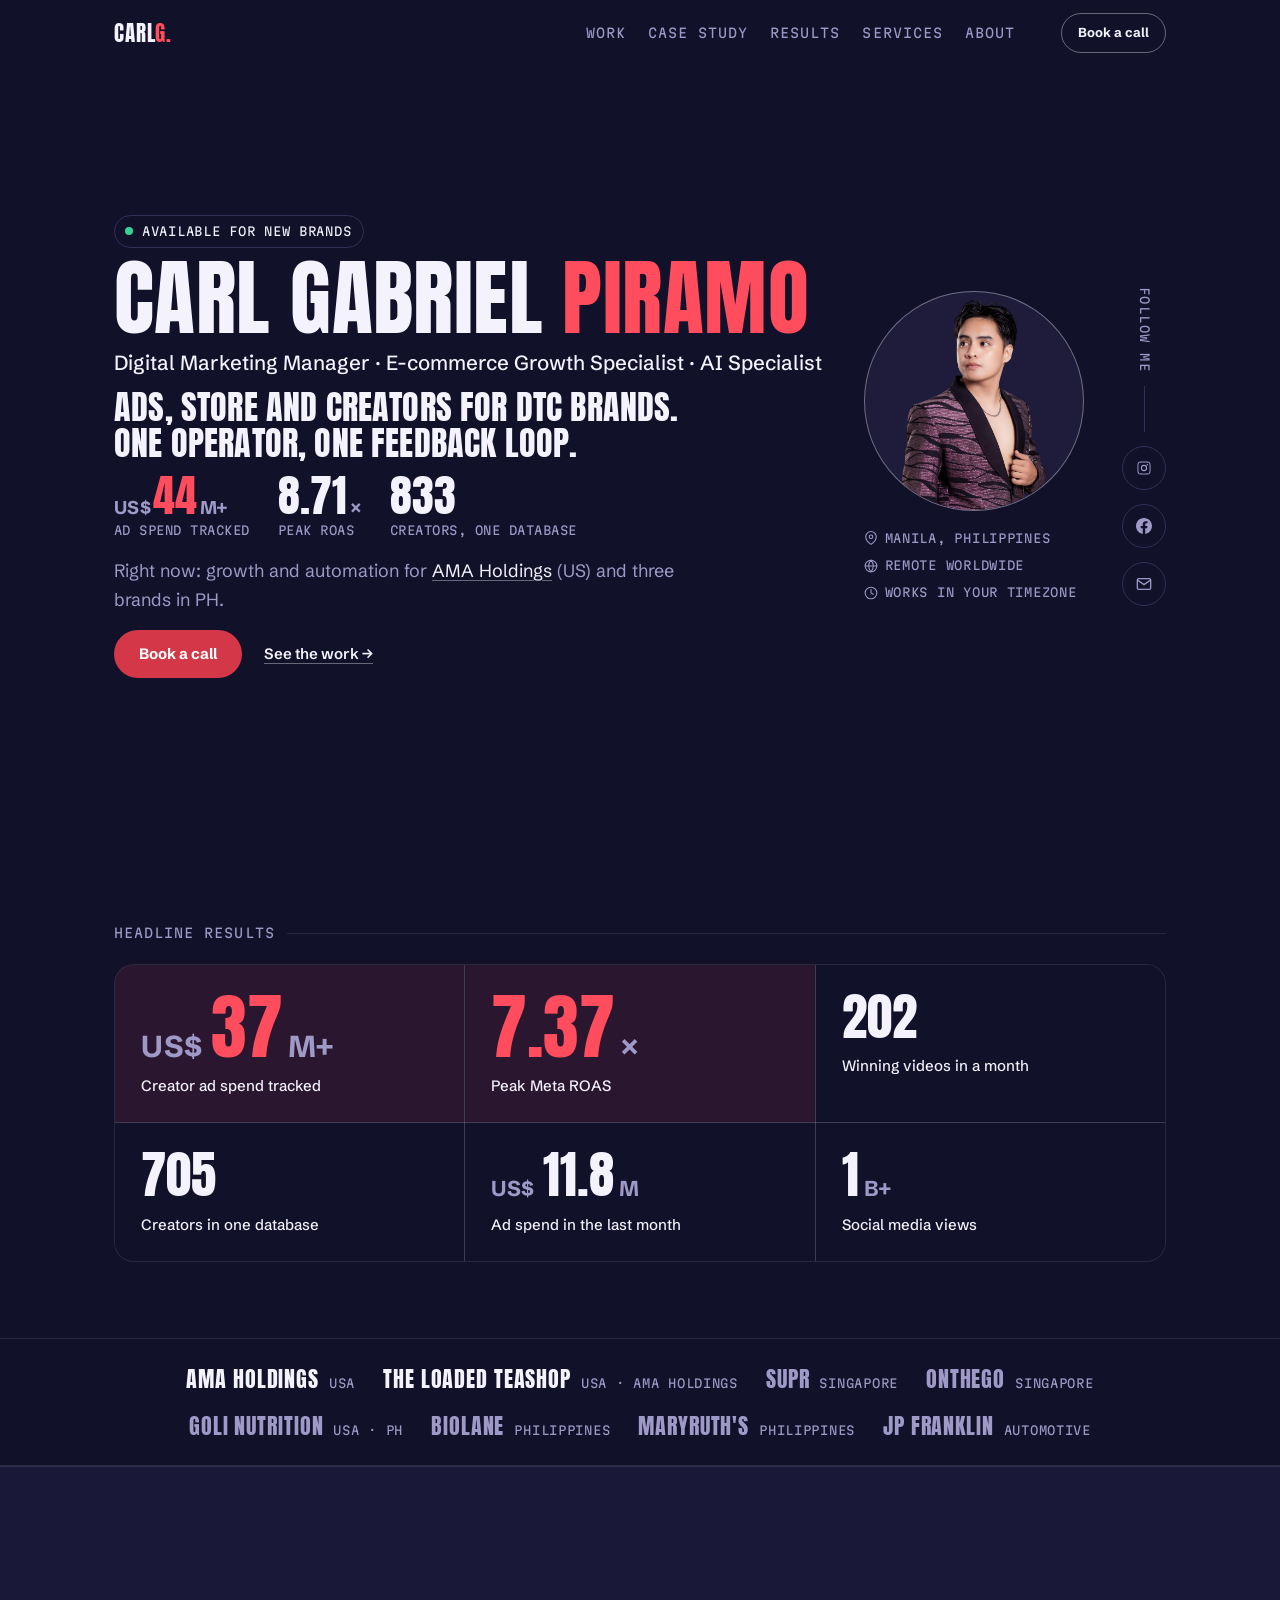
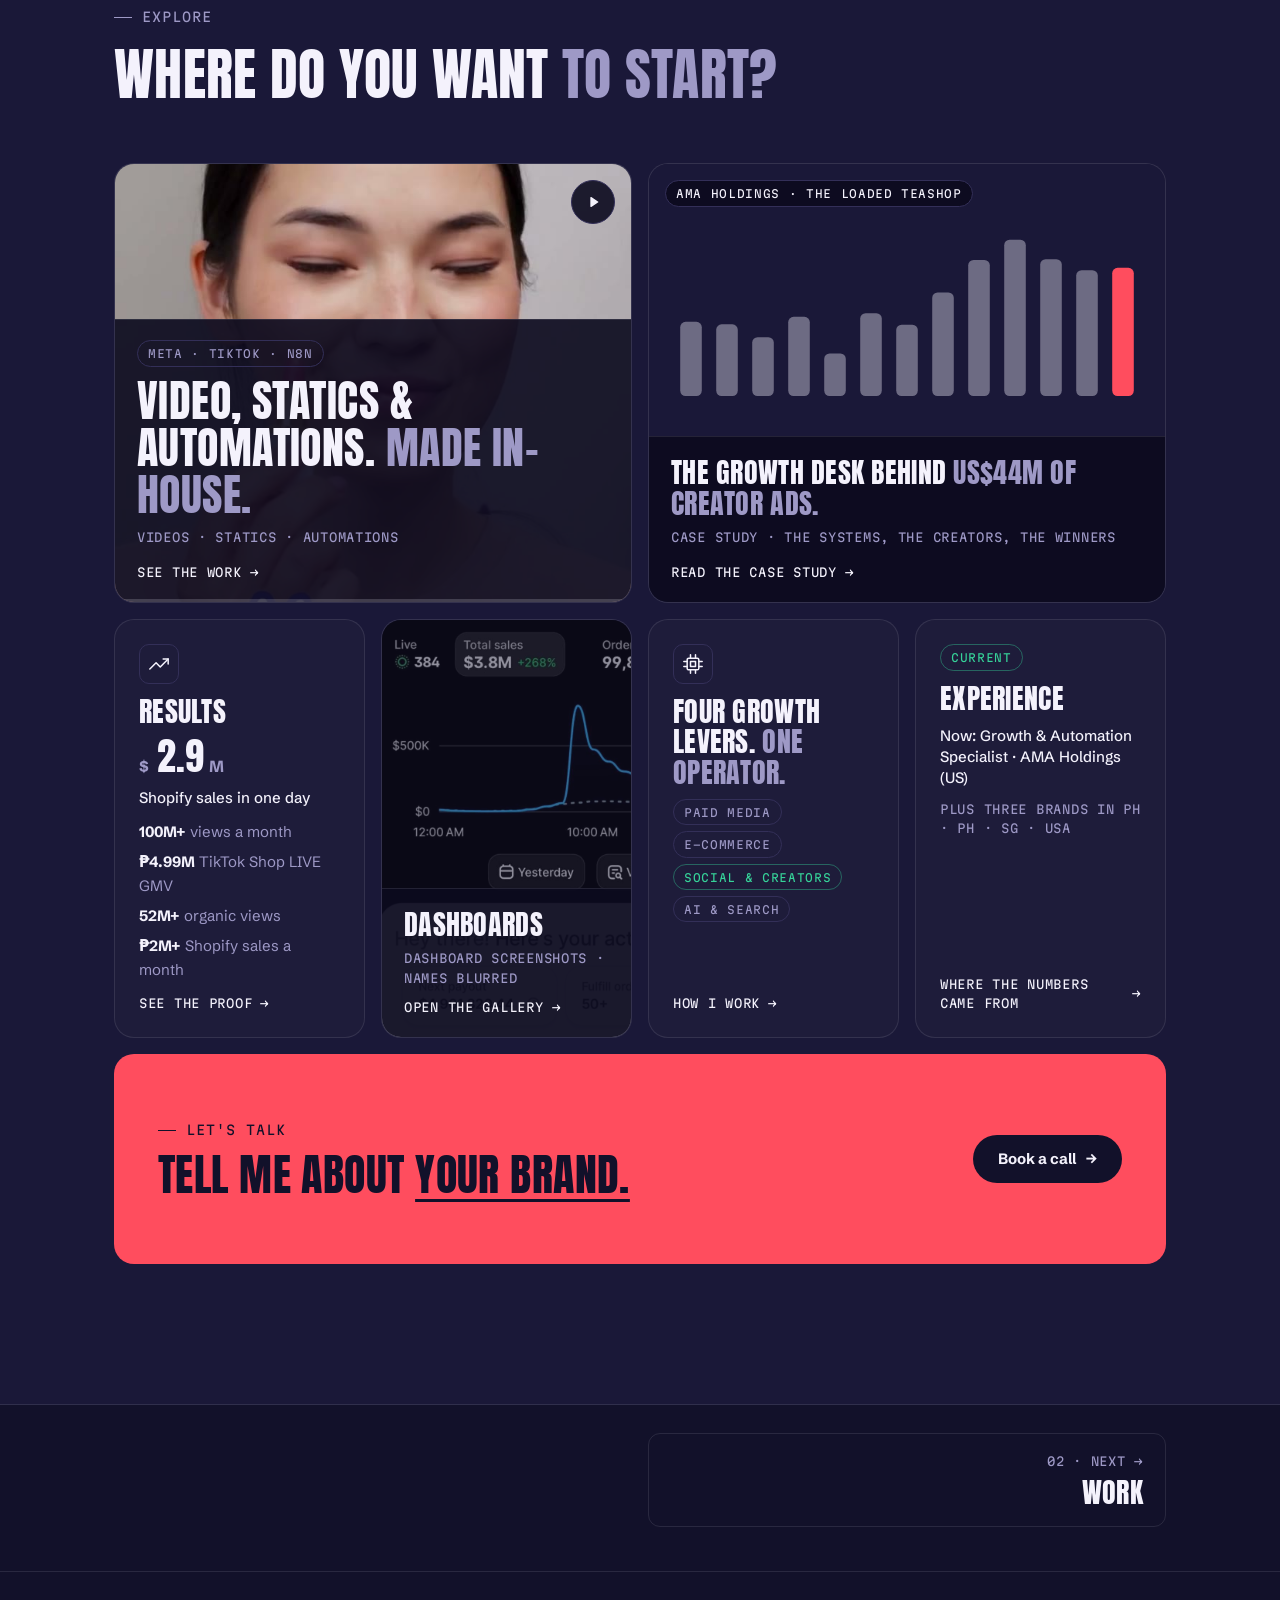
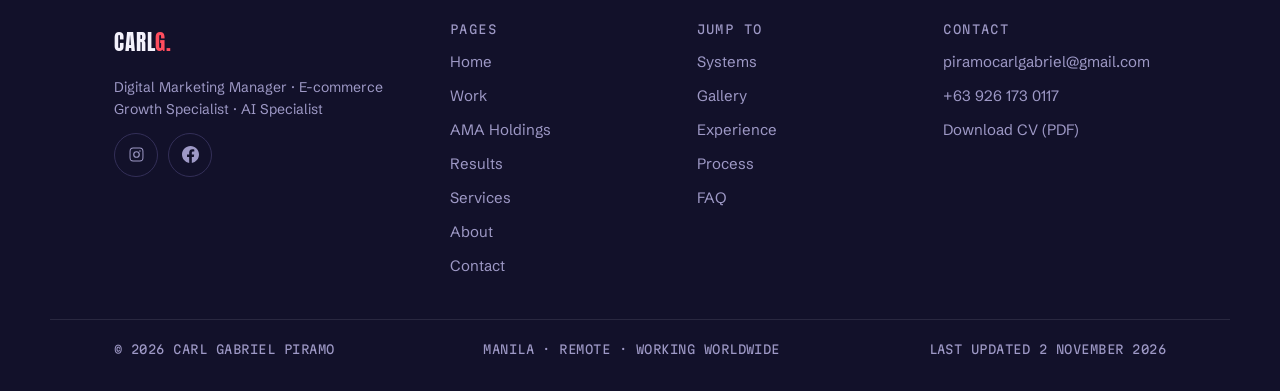
<file: index.html>
<!DOCTYPE html>
<html lang="en">
<head>
<meta charset="utf-8">
<meta name="viewport" content="width=device-width, initial-scale=1">
<script>
/* Old one-page links (…/#gallery, …/#faq) land on the page that now holds that section,
   on load and on hashchange (an old link opened in the same tab while Home is open is a
   fragment navigation, not a reload) */
(function () {
  var map = { work: 'work.html', proof: 'results.html', gallery: 'results.html#gallery',
    services: 'services.html', edge: 'services.html#edge', process: 'services.html#process',
    about: 'about.html', experience: 'about.html#experience', faq: 'contact.html#faq', contact: 'contact.html' };
  var hasOwn = Object.prototype.hasOwnProperty;
  function go() {
    var id = location.hash.slice(1);
    if (hasOwn.call(map, id)) location.replace(map[id]);
  }
  go();
  addEventListener('hashchange', go);
})();
</script>
<title>Carl Gabriel Piramo | Digital Marketing Manager, Philippines</title>
<meta name="description" content="Digital marketing manager and freelance Meta ads specialist in Manila, Philippines. I run ads, Shopify and UGC for DTC brands: 8.71× peak ROAS.">
<meta property="og:type" content="website">
<meta property="og:title" content="Carl Gabriel Piramo | Digital Marketing Manager, Philippines">
<meta property="og:description" content="I run Meta ads, Shopify stores and UGC programs for DTC brands from Manila. 8.71× peak ROAS, 4.9× blended, ₱2M+ a month in Shopify sales under management.">
<meta property="og:url" content="https://carlgabriel.vercel.app/">
<meta property="og:image" content="https://carlgabriel.vercel.app/assets/media/portrait-carl.png">
<meta property="og:site_name" content="Carl Gabriel Piramo">
<meta name="twitter:card" content="summary_large_image">
<meta name="twitter:title" content="Carl Gabriel Piramo | Digital Marketing Manager, Philippines">
<meta name="twitter:description" content="I run Meta ads, Shopify stores and UGC programs for DTC brands from Manila. 8.71× peak ROAS, 4.9× blended, ₱2M+ a month in Shopify sales under management.">
<meta name="twitter:image" content="https://carlgabriel.vercel.app/assets/media/portrait-carl.png">
<meta name="twitter:image:alt" content="Portrait of Carl Gabriel Piramo">
<meta property="og:image:alt" content="Portrait of Carl Gabriel Piramo">
<link rel="canonical" href="https://carlgabriel.vercel.app/">
<!-- seo:jsonld -->
<script type="application/ld+json">{"@context":"https://schema.org","@graph":[{"@type":"Person","@id":"https://carlgabriel.vercel.app/#person","name":"Carl Gabriel Piramo","alternateName":["Carl G.","Carl Gabriel"],"givenName":"Carl Gabriel","familyName":"Piramo","jobTitle":["Digital Marketing Manager","Growth and Automation Specialist","E-commerce Growth Specialist","AI Specialist","Freelance Meta Ads Specialist"],"description":"Digital marketing manager and freelance Meta ads specialist based in Manila, Philippines. Runs Meta (Facebook and Instagram) media buying, Shopify stores and CRO, UGC and creator programs, TikTok Shop, Shopee and Lazada, and n8n automation for DTC brands in the Philippines, Singapore and the USA. Since October 2026 also the growth and automation specialist at AMA Holdings (USA), the owner of The Loaded Teashop and Goli Nutrition, where he runs the weekly analysis of The Loaded Teashop's creator ad program (800+ creators) and built its video pipeline, ad feeds, creator database and team knowledge bot. Peak Meta ROAS 8.71×, blended ROAS 4.9×, 52M+ organic views and ₱2M+ in monthly Shopify sales under management.","image":"https://carlgabriel.vercel.app/assets/media/portrait-carl.png","url":"https://carlgabriel.vercel.app/","email":"piramocarlgabriel@gmail.com","telephone":"+63 926 173 0117","address":{"@type":"PostalAddress","addressLocality":"Manila","addressRegion":"Metro Manila","addressCountry":"PH"},"alumniOf":{"@type":"CollegeOrUniversity","name":"Notre Dame of Dadiangas University"},"knowsAbout":["Meta Ads","Facebook Ads","Instagram Ads","Meta media buying","Creative testing","Retargeting","Meta Pixel","Meta Conversions API","Shopify","Conversion rate optimization (CRO)","Ecommerce marketing","TikTok Shop","Shopee","Lazada","User-generated content (UGC) ads","AI UGC ads","Influencer and affiliate marketing","Short-form video editing","n8n automation","Shopify Admin API","Search engine optimization (SEO)","Generative engine optimization (GEO)","Answer engine optimization (AEO)","Marketing automation","Creator program operations","Supabase","Vercel","Claude API","Marketing dashboards and reporting"],"sameAs":["https://www.instagram.com/crl.gbb","https://www.facebook.com/carl.gabriel.piramo"]},{"@type":"WebSite","@id":"https://carlgabriel.vercel.app/#website","url":"https://carlgabriel.vercel.app/","name":"Carl Gabriel Piramo","alternateName":"Carl G.","inLanguage":"en","publisher":{"@id":"https://carlgabriel.vercel.app/#person"},"about":{"@id":"https://carlgabriel.vercel.app/#person"}},{"@type":"ProfessionalService","@id":"https://carlgabriel.vercel.app/#service","name":"Carl Gabriel Piramo: Meta ads, Shopify and UGC growth","description":"Meta (Facebook and Instagram) ads management, Shopify growth and CRO, TikTok Shop, Shopee and Lazada launches, UGC and creator programs, and AI automation with SEO, GEO and AEO, run by one operator for DTC and ecommerce brands.","url":"https://carlgabriel.vercel.app/services.html","image":"https://carlgabriel.vercel.app/assets/media/portrait-carl.png","founder":{"@id":"https://carlgabriel.vercel.app/#person"},"email":"piramocarlgabriel@gmail.com","telephone":"+63 926 173 0117","address":{"@type":"PostalAddress","addressLocality":"Manila","addressRegion":"Metro Manila","addressCountry":"PH"},"areaServed":"Worldwide","hasOfferCatalog":{"@type":"OfferCatalog","@id":"https://carlgabriel.vercel.app/services.html#catalog","name":"Growth services","itemListElement":[{"@type":"Offer","itemOffered":{"@id":"https://carlgabriel.vercel.app/services.html#meta-ads"}},{"@type":"Offer","itemOffered":{"@id":"https://carlgabriel.vercel.app/services.html#shopify"}},{"@type":"Offer","itemOffered":{"@id":"https://carlgabriel.vercel.app/services.html#ugc"}},{"@type":"Offer","itemOffered":{"@id":"https://carlgabriel.vercel.app/services.html#ai-search"}}]}},{"@type":"WebPage","@id":"https://carlgabriel.vercel.app/#webpage","url":"https://carlgabriel.vercel.app/","name":"Carl Gabriel Piramo | Digital Marketing Manager, Philippines","description":"Digital marketing manager and freelance Meta ads specialist in Manila, Philippines. I run ads, Shopify and UGC for DTC brands: 8.71× peak ROAS.","isPartOf":{"@id":"https://carlgabriel.vercel.app/#website"},"about":{"@id":"https://carlgabriel.vercel.app/#person"},"inLanguage":"en","dateModified":"2026-11-02","primaryImageOfPage":{"@type":"ImageObject","url":"https://carlgabriel.vercel.app/assets/media/portrait-carl.png"}}]}</script>
<!-- /seo:jsonld -->
<link rel="expect" href="#explore" blocking="render">
<!-- shell:head -->
<meta name="theme-color" content="#12112A">
<link rel="preconnect" href="https://fonts.googleapis.com">
<link rel="preconnect" href="https://fonts.gstatic.com" crossorigin>
<link href="https://fonts.googleapis.com/css2?family=Anton&family=Schibsted+Grotesk:wght@400;500;700&family=Martian+Mono:wght@400;600&display=swap" rel="stylesheet">
<link rel="stylesheet" href="styles.css?v=19">
<noscript><style>.snap-in,.reveal,.is-split .wi,.tape rect,.spend .bar path,.step-node,.steps-line i{opacity:1;transform:none}</style></noscript>
<script type="speculationrules">
{"prefetch":[{"source":"document","where":{"and":[{"selector_matches":"a[href$='.html'], a[href='./']"},{"not":{"selector_matches":"[download], [target='_blank']"}}]},"eagerness":"moderate"}]}
</script>
<script>
/* Page transitions (styles.css 26): a title morphs between a Home tile and the page title heading.
   It is named only while on screen and only when the other side of the navigation is
   Home, and never when the navigation lands on a #section. Arriving through a
   transition skips the banner's own load choreography (.vt-arrive). */
(function () {
  var TARGETS = { 'work.html': 1, 'ama-holdings.html': 1, 'results.html': 1, 'services.html': 1, 'contact.html': 1 };
  function file(url) {
    var p;
    try { p = new URL(url, location.href).pathname; } catch (e) { return ''; }
    return p.slice(p.lastIndexOf('/') + 1) || 'index.html';
  }
  function hash(url) { try { return new URL(url, location.href).hash; } catch (e) { return ''; } }
  function visible(el) { var r = el.getBoundingClientRect(); return r.bottom > 0 && r.top < innerHeight; }
  function reset() {
    var named = document.querySelectorAll('[data-vt]');
    for (var i = 0; i < named.length; i++) named[i].style.viewTransitionName = '';
  }
  function shared(other) {
    var here = file(location.href), there = file(other), el = null;
    if (here === 'index.html' && TARGETS[there]) el = document.querySelector('[data-vt="vt-' + there.replace('.html', '') + '"]');
    else if (there === 'index.html' && TARGETS[here]) el = document.querySelector('.page-hero [data-vt]');
    return el && visible(el) ? el : null;
  }
  function name(other) {
    reset();
    var el = other ? shared(other) : null;
    if (el) el.style.viewTransitionName = el.getAttribute('data-vt');
  }
  addEventListener('pageswap', function (e) {
    if (!e.viewTransition) return;
    var to = e.activation && e.activation.entry ? e.activation.entry.url : null;
    name(to && !hash(to) ? to : null);
  });
  addEventListener('pagereveal', function (e) {
    if (!e.viewTransition) return;
    document.documentElement.classList.add('vt-arrive');
    var nav = window.navigation;
    var from = nav && nav.activation && nav.activation.from ? nav.activation.from.url : null;
    name(location.hash ? null : from);
  });
})();
</script>
<!-- /shell:head -->
</head>
<body data-page="home">

<!-- shell:nav -->
<a class="skip" href="#main">Skip to content</a>

<nav class="nav" aria-label="Main">
  <div class="nav-inner">
    <a class="brand" href="./" aria-label="Carl G. home">CARL<b>G.</b></a>
    <a class="btn btn--primary btn--sm nav-cta" href="contact.html" data-nav="contact">Book a call</a>
    <button class="nav-toggle" type="button" aria-expanded="false" aria-controls="navMenu" aria-label="Open menu">
      <span class="nav-toggle-bar" aria-hidden="true"></span>
      <span class="nav-toggle-bar" aria-hidden="true"></span>
      <span class="nav-toggle-bar" aria-hidden="true"></span>
    </button>
    <div class="nav-menu" id="navMenu">
      <ul class="nav-links">
        <li class="nav-home" style="--i:0"><a href="./" data-nav="home" aria-current="page">Home</a></li>
        <li style="--i:1"><a href="work.html" data-nav="work">Work</a></li>
        <li style="--i:2"><a href="ama-holdings.html" data-nav="ama">Case study</a></li>
        <li style="--i:3"><a href="results.html" data-nav="results">Results</a></li>
        <li style="--i:4"><a href="services.html" data-nav="services">Services</a></li>
        <li style="--i:5"><a href="about.html" data-nav="about">About</a></li>
      </ul>
    </div>
  </div>
  <div class="pagebar" aria-hidden="true"><i></i></div>
</nav>
<!-- /shell:nav -->

<main id="main">

<!-- ============================================================
     HERO
     ============================================================ -->
<header class="hero" id="top">
  <div class="wrap hero-grid">

    <div class="hero-copy">
      <p class="welcome snap-in d1"><i class="pulse-dot" aria-hidden="true"></i>Available for new brands</p>
      <h1 class="hero-name snap-in d1" data-split>Carl Gabriel <span class="ac">Piramo</span></h1>
      <p class="hero-role snap-in d2">Digital Marketing Manager · <span>E-commerce Growth Specialist</span> · AI Specialist</p>
      <p class="hero-hook snap-in d2">Ads, store and creators for DTC brands. <em>One operator, one feedback loop.</em></p>
      <ul class="hero-proof-list snap-in d3" aria-label="Headline proof">
        <li><b><i>US$</i>44<i>M+</i></b> ad spend tracked</li>
        <li><b>8.71<i>×</i></b> peak ROAS</li>
        <li><b>833</b> creators, one database</li>
      </ul>
      <p class="lede snap-in d3">Right now: growth and automation for <a href="ama-holdings.html" title="AMA Holdings: The Loaded Teashop and Goli Nutrition">AMA Holdings</a> (US) and three brands in PH.</p>
      <div class="hero-ctas snap-in d4">
        <a class="btn btn--primary" href="contact.html">Book a call</a>
        <a class="btn--link" href="work.html">See the work →</a>
      </div>
    </div>

    <div class="hero-visual hero-proof snap-in d3">
      <div class="hv-photo"><img src="assets/media/portrait-carl.png" alt="Carl Gabriel Piramo" width="400" height="400" fetchpriority="high"></div>
      <ul class="hero-meta">
        <li>
          <svg viewBox="0 0 24 24" fill="none" stroke="currentColor" stroke-width="1.8" stroke-linecap="round" stroke-linejoin="round" width="14" height="14" aria-hidden="true"><path d="M21 10c0 7-9 13-9 13s-9-6-9-13a9 9 0 0 1 18 0Z"/><circle cx="12" cy="10" r="3"/></svg>
          Manila, Philippines
        </li>
        <li>
          <svg viewBox="0 0 24 24" fill="none" stroke="currentColor" stroke-width="1.8" stroke-linecap="round" stroke-linejoin="round" width="14" height="14" aria-hidden="true"><circle cx="12" cy="12" r="10"/><path d="M2 12h20"/><path d="M12 2a15.3 15.3 0 0 1 4 10 15.3 15.3 0 0 1-4 10 15.3 15.3 0 0 1-4-10 15.3 15.3 0 0 1 4-10Z"/></svg>
          Remote worldwide
        </li>
        <li>
          <svg viewBox="0 0 24 24" fill="none" stroke="currentColor" stroke-width="1.8" stroke-linecap="round" stroke-linejoin="round" width="14" height="14" aria-hidden="true"><circle cx="12" cy="12" r="10"/><path d="M12 6v6l4 2"/></svg>
          Works in your timezone
        </li>
      </ul>
    </div>

    <div class="hero-social snap-in d5" role="group" aria-labelledby="hsLabel">
      <span class="hs-label" id="hsLabel">Follow me</span>
      <span class="hs-line" aria-hidden="true"></span>
      <a href="https://www.instagram.com/crl.gbb" target="_blank" rel="noopener" aria-label="Instagram">
        <svg viewBox="0 0 24 24" fill="currentColor" width="16" height="16" aria-hidden="true"><path d="M12 2.16c3.2 0 3.58.01 4.85.07 3.25.15 4.77 1.69 4.92 4.92.06 1.27.07 1.65.07 4.85s-.01 3.58-.07 4.85c-.15 3.22-1.66 4.77-4.92 4.92-1.27.06-1.65.07-4.85.07s-3.58-.01-4.85-.07c-3.26-.15-4.77-1.7-4.92-4.92-.06-1.27-.07-1.65-.07-4.85s.01-3.58.07-4.85C2.38 3.92 3.9 2.38 7.15 2.23 8.42 2.17 8.8 2.16 12 2.16Zm0 1.44c-3.14 0-3.51.01-4.75.07-2.5.11-3.5 1.13-3.61 3.61-.06 1.24-.07 1.61-.07 4.75s.01 3.51.07 4.75c.11 2.48 1.11 3.5 3.61 3.61 1.24.06 1.61.07 4.75.07s3.51-.01 4.75-.07c2.5-.11 3.5-1.13 3.61-3.61.06-1.24.07-1.61.07-4.75s-.01-3.51-.07-4.75c-.11-2.48-1.11-3.5-3.61-3.61-1.24-.06-1.61-.07-4.75-.07Zm0 3.68a4.72 4.72 0 1 1 0 9.44 4.72 4.72 0 0 1 0-9.44Zm0 7.79a3.07 3.07 0 1 0 0-6.14 3.07 3.07 0 0 0 0 6.14Zm6.01-7.98a1.1 1.1 0 1 1-2.2 0 1.1 1.1 0 0 1 2.2 0Z"/></svg>
      </a>
      <a href="https://www.facebook.com/carl.gabriel.piramo" target="_blank" rel="noopener" aria-label="Facebook">
        <svg viewBox="0 0 24 24" fill="currentColor" width="16" height="16" aria-hidden="true"><path d="M24 12.07C24 5.4 18.63 0 12 0S0 5.4 0 12.07c0 6.03 4.39 11.03 10.13 11.93v-8.44H7.08v-3.49h3.05V9.41c0-3.02 1.79-4.69 4.53-4.69 1.31 0 2.68.24 2.68.24v2.97h-1.51c-1.49 0-1.96.93-1.96 1.89v2.25h3.33l-.53 3.49h-2.8v8.44C19.61 23.1 24 18.1 24 12.07Z"/></svg>
      </a>
      <a href="mailto:piramocarlgabriel@gmail.com" aria-label="Email">
        <svg viewBox="0 0 24 24" fill="none" stroke="currentColor" stroke-width="2" width="16" height="16" aria-hidden="true"><rect x="2" y="4" width="20" height="16" rx="2"/><path d="m22 6-10 7L2 6"/></svg>
      </a>
    </div>

  </div>
</header>

<!-- ============================================================
     HEADLINE RESULTS
     ============================================================ -->
<section class="stats" id="results" aria-labelledby="resultsTitle">
  <div class="wrap">
    <h2 class="sub-head mono-line reveal" id="resultsTitle">Headline results</h2>
    <div class="stats-grid stats-grid--6" data-stagger="90">
      <article class="stat stat--hl card card--lift">
        <span class="ic-tile ic-tile--solid" aria-hidden="true"><svg viewBox="0 0 24 24" fill="none" stroke="currentColor" stroke-width="1.8" stroke-linecap="round" stroke-linejoin="round"><path d="M23 6l-9.5 9.5-5-5L1 18"/><path d="M17 6h6v6"/></svg></span>
        <span class="stat-num"><span class="pre">US$</span><span class="val" data-count="44">44</span><span class="suf">M+</span></span>
        <span class="stat-label">Creator ad spend tracked</span>
      </article>
      <article class="stat stat--hl card card--lift">
        <span class="ic-tile ic-tile--win" aria-hidden="true"><svg viewBox="0 0 24 24" fill="none" stroke="currentColor" stroke-width="1.8" stroke-linecap="round" stroke-linejoin="round"><circle cx="12" cy="12" r="10"/><circle cx="12" cy="12" r="6"/><circle cx="12" cy="12" r="2"/></svg></span>
        <span class="stat-num"><span class="val" data-count="8.71">8.71</span><span class="suf">×</span></span>
        <span class="stat-label">Peak Meta ROAS</span>
      </article>
      <article class="stat card card--lift">
        <span class="ic-tile ic-tile--win" aria-hidden="true"><svg viewBox="0 0 24 24" fill="none" stroke="currentColor" stroke-width="1.8" stroke-linecap="round" stroke-linejoin="round"><path d="m12 2 2.9 6.2 6.6.8-4.9 4.6 1.3 6.6L12 17l-5.9 3.2 1.3-6.6L2.5 9l6.6-.8Z"/></svg></span>
        <span class="stat-num"><span class="val" data-count="239">239</span></span>
        <span class="stat-label">Winning videos in a month</span>
      </article>
      <article class="stat card card--lift">
        <span class="ic-tile ic-tile--blue" aria-hidden="true"><svg viewBox="0 0 24 24" fill="none" stroke="currentColor" stroke-width="1.8" stroke-linecap="round" stroke-linejoin="round"><path d="M17 21v-2a4 4 0 0 0-4-4H5a4 4 0 0 0-4 4v2"/><circle cx="9" cy="7" r="4"/><path d="M23 21v-2a4 4 0 0 0-3-3.87"/><path d="M16 3.13a4 4 0 0 1 0 7.75"/></svg></span>
        <span class="stat-num"><span class="val" data-count="833">833</span></span>
        <span class="stat-label">Creators in one database</span>
      </article>
      <article class="stat card card--lift">
        <span class="ic-tile" aria-hidden="true"><svg viewBox="0 0 24 24" fill="none" stroke="currentColor" stroke-width="1.8" stroke-linecap="round" stroke-linejoin="round"><circle cx="12" cy="12" r="10"/><path d="M12 6v6l4 2"/></svg></span>
        <span class="stat-num"><span class="pre">US$</span><span class="val" data-count="13.9">13.9</span><span class="suf">M</span></span>
        <span class="stat-label">Ad spend in the last month</span>
      </article>
      <article class="stat card card--lift">
        <span class="ic-tile" aria-hidden="true"><svg viewBox="0 0 24 24" fill="none" stroke="currentColor" stroke-width="1.8" stroke-linecap="round" stroke-linejoin="round"><path d="M1 12s4-7 11-7 11 7 11 7-4 7-11 7-11-7-11-7Z"/><circle cx="12" cy="12" r="3"/></svg></span>
        <span class="stat-num"><span class="val" data-count="1">1</span><span class="suf">B+</span></span>
        <span class="stat-label">Social media views</span>
      </article>
    </div>
  </div>
</section>

<!-- ============================================================
     BRAND ROW (static)
     ============================================================ -->
<section class="ticker" aria-label="Brands I have worked with">
  <div class="ticker-viewport">
  <div class="ticker-track">
    <ul class="ticker-list">
      <li>AMA Holdings<span class="ticker-tag">USA</span></li>
      <li>The Loaded Teashop<span class="ticker-tag">USA · AMA Holdings</span></li>
      <li>SUPR<span class="ticker-tag">Singapore</span></li>
      <li>ONTHEGO<span class="ticker-tag">Singapore</span></li>
      <li>Goli Nutrition<span class="ticker-tag">USA · PH</span></li>
      <li>Biolane<span class="ticker-tag">Philippines</span></li>
      <li>MaryRuth's<span class="ticker-tag">Philippines</span></li>
      <li>JP Franklin<span class="ticker-tag">Automotive</span></li>
    </ul>
  </div>
  </div>
</section>

<!-- ============================================================
     EXPLORE: one tile per page
     ============================================================ -->
<section class="section section--alt" id="explore">
  <div class="wrap">
    <div class="section-head">
      <p class="eyebrow reveal">Explore</p>
      <h2 class="hook" data-split>Where do you want <em>to start?</em></h2>
    </div>

    <div class="bento" data-stagger="80">
      <article class="tile tile--work card card--lift">
        <div class="bento-video">
          <video src="assets/video/reel-02-ugc-supplement.mp4" muted loop playsinline preload="none" poster="assets/video/posters/reel-02-ugc-supplement.jpg" aria-label="Preview reel: UGC-style beauty product ad"></video>
          <button type="button" class="vframe-toggle" aria-pressed="false" aria-label="Play or pause the preview reel">
            <svg class="i-pause" viewBox="0 0 24 24" width="16" height="16" fill="currentColor" aria-hidden="true"><rect x="6" y="5" width="4" height="14" rx="1"/><rect x="14" y="5" width="4" height="14" rx="1"/></svg>
            <svg class="i-play" viewBox="0 0 24 24" width="16" height="16" fill="currentColor" aria-hidden="true"><path d="M8 5.5v13a1 1 0 0 0 1.5.86l10-6.5a1 1 0 0 0 0-1.72l-10-6.5A1 1 0 0 0 8 5.5Z"/></svg>
          </button>
          <span class="vframe-bar" aria-hidden="true"><i></i></span>
        </div>
        <div class="tile-body">
          <span class="chip chip--accent">Meta · TikTok · n8n</span>
          <h3 class="tile-title"><a class="tile-link" id="tl-work" aria-labelledby="tl-work tg-work" href="work.html"><span data-vt="vt-work">Video, statics &amp; automations. <em>Made in-house.</em></span></a></h3>
          <p class="tile-meta">Videos · statics · automations</p>
          <span class="tile-go" aria-hidden="true"><span id="tg-work">See the work</span> →</span>
        </div>
      </article>

      <article class="tile tile--case card card--lift">
        <div class="tape" aria-hidden="true"><svg viewBox="0 0 260 100" aria-hidden="true" focusable="false"><rect x="4.0" y="58.8" width="12" height="41.2" rx="3" style="--i:0"/><rect x="24.0" y="60.2" width="12" height="39.8" rx="3" style="--i:1"/><rect x="44.0" y="67.3" width="12" height="32.7" rx="3" style="--i:2"/><rect x="64.0" y="56.0" width="12" height="44.0" rx="3" style="--i:3"/><rect x="84.0" y="76.4" width="12" height="23.6" rx="3" style="--i:4"/><rect x="104.0" y="54.0" width="12" height="46.0" rx="3" style="--i:5"/><rect x="124.0" y="60.4" width="12" height="39.6" rx="3" style="--i:6"/><rect x="144.0" y="42.5" width="12" height="57.5" rx="3" style="--i:7"/><rect x="164.0" y="24.4" width="12" height="75.6" rx="3" style="--i:8"/><rect x="184.0" y="13.2" width="12" height="86.8" rx="3" style="--i:9"/><rect x="204.0" y="24.0" width="12" height="76.0" rx="3" style="--i:10"/><rect x="224.0" y="30.1" width="12" height="69.9" rx="3" style="--i:11"/><rect x="244.0" y="28.8" width="12" height="71.2" rx="3" style="--i:12"/></svg></div>
        <span class="chip chip--accent tile-chip">AMA Holdings · The Loaded Teashop</span>
        <div class="tile-body">
          <h3 class="tile-title"><a class="tile-link" id="tl-case" aria-labelledby="tl-case tg-case" href="ama-holdings.html"><span data-vt="vt-ama-holdings">The growth desk behind <em>US$44M of creator ads.</em></span></a></h3>
          <p class="tile-meta">Case study · the systems, the creators, the winners</p>
          <span class="tile-go" aria-hidden="true"><span id="tg-case">Read the case study</span> →</span>
        </div>
      </article>

      <article class="tile tile--results card card--lift">
        <span class="ic-tile ic-tile--solid" aria-hidden="true"><svg viewBox="0 0 24 24" fill="none" stroke="currentColor" stroke-width="1.8" stroke-linecap="round" stroke-linejoin="round"><path d="M23 6l-9.5 9.5-5-5L1 18"/><path d="M17 6h6v6"/></svg></span>
        <h3 class="tile-title"><a class="tile-link" id="tl-results" aria-labelledby="tl-results tg-results" href="results.html">Results</a></h3>
        <p class="stat-num"><span class="pre">$</span><span class="val" data-count="3.8">3.8</span><span class="suf">M</span></p>
        <p class="tile-label">Shopify sales in one day</p>
        <ul class="tile-list">
          <li><b>100M+</b> views a month</li>
          <li><b>₱4.99M</b> TikTok Shop LIVE GMV</li>
          <li><b>52M+</b> organic views</li>
          <li><b>₱2M+</b> Shopify sales a month</li>
        </ul>
        <span class="tile-go" aria-hidden="true"><span id="tg-results">See the proof</span> →</span>
      </article>

      <article class="tile tile--dash card card--lift">
        <span class="tile-shot" aria-hidden="true"><img src="assets/proof/proof-shopify-sales-day.jpg" alt="" width="1100" height="1076" loading="lazy" decoding="async"></span>
        <div class="tile-body">
          <h3 class="tile-title"><a class="tile-link" id="tl-dash" aria-labelledby="tl-dash tg-dash" href="results.html#gallery">Dashboards</a></h3>
          <p class="tile-meta">Dashboard screenshots · names blurred</p>
          <span class="tile-go" aria-hidden="true"><span id="tg-dash">Open the gallery</span> →</span>
        </div>
      </article>

      <article class="tile tile--services card card--lift">
        <span class="ic-tile ic-tile--blue" aria-hidden="true"><svg viewBox="0 0 24 24" fill="none" stroke="currentColor" stroke-width="1.8" stroke-linecap="round" stroke-linejoin="round"><rect x="5" y="5" width="14" height="14" rx="2"/><rect x="9" y="9" width="6" height="6"/><path d="M9 1v4M15 1v4M9 19v4M15 19v4M1 9h4M1 15h4M19 9h4M19 15h4"/></svg></span>
        <h3 class="tile-title"><a class="tile-link" id="tl-services" aria-labelledby="tl-services tg-services" href="services.html"><span data-vt="vt-services">Four growth levers. <em>One operator.</em></span></a></h3>
        <ul class="tile-chips">
          <li class="chip chip--accent">Paid media</li>
          <li class="chip chip--blue">E-commerce</li>
          <li class="chip chip--win">Social &amp; creators</li>
          <li class="chip">AI &amp; search</li>
        </ul>
        <span class="tile-go" aria-hidden="true"><span id="tg-services">How I work</span> →</span>
      </article>

      <article class="tile tile--exp card card--lift">
        <span class="chip chip--win">Current</span>
        <h3 class="tile-title"><a class="tile-link" id="tl-exp" aria-labelledby="tl-exp tg-exp" href="about.html#experience">Experience</a></h3>
        <p class="tile-label">Now: Growth &amp; Automation Specialist · AMA Holdings (US)</p>
        <p class="tile-meta">Plus three brands in PH · PH · SG · USA</p>
        <span class="tile-go" aria-hidden="true"><span id="tg-exp">Where the numbers came from</span> →</span>
      </article>

      <article class="tile tile--contact card coral">
        <div>
          <p class="eyebrow">Let's talk</p>
          <h3 class="tile-title tile-title--xl"><a class="tile-link" id="tl-contact" aria-labelledby="tl-contact tg-contact" href="contact.html"><span data-vt="vt-contact">Tell me about <em>your brand.</em></span></a></h3>
        </div>
        <span class="btn btn--primary" aria-hidden="true"><span id="tg-contact">Book a call</span> →</span>
      </article>
    </div>
  </div>
</section>

<nav class="pager wrap" aria-label="More pages">
  <a class="pager-next" href="work.html"><small>02 · Next →</small><b>Work</b></a>
</nav>

</main>

<!-- shell:footer -->
<footer class="footer">
  <div class="wrap footer-grid">
    <div class="footer-brand">
      <a class="brand" href="./">CARL<b>G.</b></a>
      <p class="footer-tag">Digital Marketing Manager · E-commerce Growth Specialist · AI Specialist</p>
      <div class="footer-social" role="group" aria-label="Social links">
        <a href="https://www.instagram.com/crl.gbb" target="_blank" rel="noopener" aria-label="Instagram">
          <svg viewBox="0 0 24 24" fill="currentColor" width="17" height="17" aria-hidden="true"><path d="M12 2.16c3.2 0 3.58.01 4.85.07 3.25.15 4.77 1.69 4.92 4.92.06 1.27.07 1.65.07 4.85s-.01 3.58-.07 4.85c-.15 3.22-1.66 4.77-4.92 4.92-1.27.06-1.65.07-4.85.07s-3.58-.01-4.85-.07c-3.26-.15-4.77-1.7-4.92-4.92-.06-1.27-.07-1.65-.07-4.85s.01-3.58.07-4.85C2.38 3.92 3.9 2.38 7.15 2.23 8.42 2.17 8.8 2.16 12 2.16Zm0 1.44c-3.14 0-3.51.01-4.75.07-2.5.11-3.5 1.13-3.61 3.61-.06 1.24-.07 1.61-.07 4.75s.01 3.51.07 4.75c.11 2.48 1.11 3.5 3.61 3.61 1.24.06 1.61.07 4.75.07s3.51-.01 4.75-.07c2.5-.11 3.5-1.13 3.61-3.61.06-1.24.07-1.61.07-4.75s-.01-3.51-.07-4.75c-.11-2.48-1.11-3.5-3.61-3.61-1.24-.06-1.61-.07-4.75-.07Zm0 3.68a4.72 4.72 0 1 1 0 9.44 4.72 4.72 0 0 1 0-9.44Zm0 7.79a3.07 3.07 0 1 0 0-6.14 3.07 3.07 0 0 0 0 6.14Zm6.01-7.98a1.1 1.1 0 1 1-2.2 0 1.1 1.1 0 0 1 2.2 0Z"/></svg>
        </a>
        <a href="https://www.facebook.com/carl.gabriel.piramo" target="_blank" rel="noopener" aria-label="Facebook">
          <svg viewBox="0 0 24 24" fill="currentColor" width="17" height="17" aria-hidden="true"><path d="M24 12.07C24 5.4 18.63 0 12 0S0 5.4 0 12.07c0 6.03 4.39 11.03 10.13 11.93v-8.44H7.08v-3.49h3.05V9.41c0-3.02 1.79-4.69 4.53-4.69 1.31 0 2.68.24 2.68.24v2.97h-1.51c-1.49 0-1.96.93-1.96 1.89v2.25h3.33l-.53 3.49h-2.8v8.44C19.61 23.1 24 18.1 24 12.07Z"/></svg>
        </a>
      </div>
    </div>
    <nav class="footer-col" aria-label="Pages">
      <p class="footer-h">Pages</p>
      <ul class="footer-links">
        <li><a href="./">Home</a></li>
        <li><a href="work.html">Work</a></li>
        <li><a href="ama-holdings.html">AMA Holdings</a></li>
        <li><a href="results.html">Results</a></li>
        <li><a href="services.html">Services</a></li>
        <li><a href="about.html">About</a></li>
        <li><a href="contact.html">Contact</a></li>
      </ul>
    </nav>
    <nav class="footer-col footer-col--jump" aria-label="Jump to">
      <p class="footer-h">Jump to</p>
      <ul class="footer-links">
        <li><a href="ama-holdings.html#automations">Systems</a></li>
        <li><a href="results.html#gallery">Gallery</a></li>
        <li><a href="about.html#experience">Experience</a></li>
        <li><a href="services.html#process">Process</a></li>
        <li><a href="contact.html#faq">FAQ</a></li>
      </ul>
    </nav>
    <div class="footer-col">
      <p class="footer-h">Contact</p>
      <ul class="footer-contact">
        <li><a href="mailto:piramocarlgabriel@gmail.com"><span>piramocarlgabriel@<wbr>gmail.com</span></a></li>
        <li><a href="tel:+639261730117">+63 926 173 0117</a></li>
        <li><a href="assets/Carl-Gabriel-Piramo-CV.pdf" download>Download CV (PDF)</a></li>
      </ul>
    </div>
  </div>
  <div class="wrap footer-base">
    <span class="footer-copy">© <span id="year">2026</span> Carl Gabriel Piramo</span>
    <span class="footer-note">Manila · remote · working worldwide</span>
    <span class="footer-updated">Last updated <time datetime="2026-11-02">2 November 2026</time></span>
  </div>
</footer>

<button class="to-top" type="button" aria-label="Back to top">
  <svg viewBox="0 0 24 24" fill="none" stroke="currentColor" stroke-width="2" stroke-linecap="round" stroke-linejoin="round" width="18" height="18" aria-hidden="true"><path d="M12 19V5"/><path d="m5 12 7-7 7 7"/></svg>
</button>
<!-- /shell:footer -->

<script src="main.js?v=10"></script>
</body>
</html>
</file>
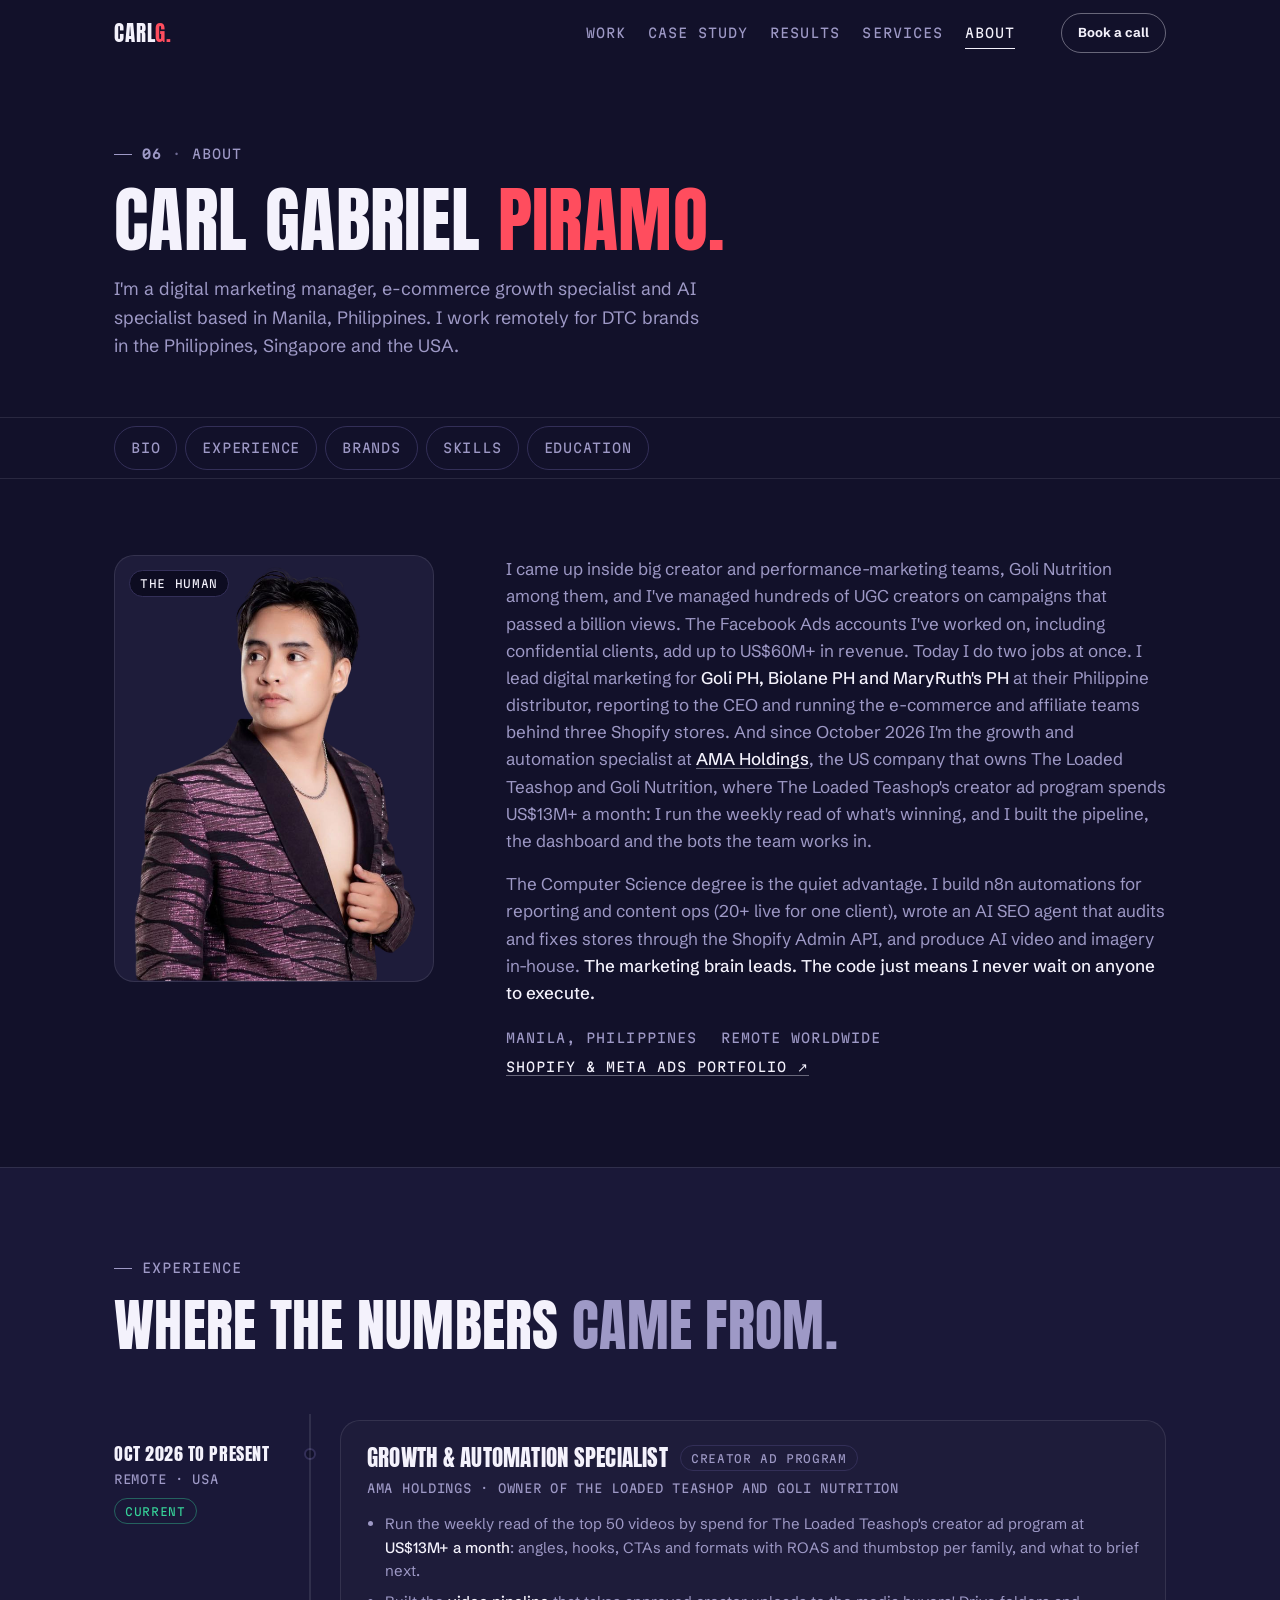
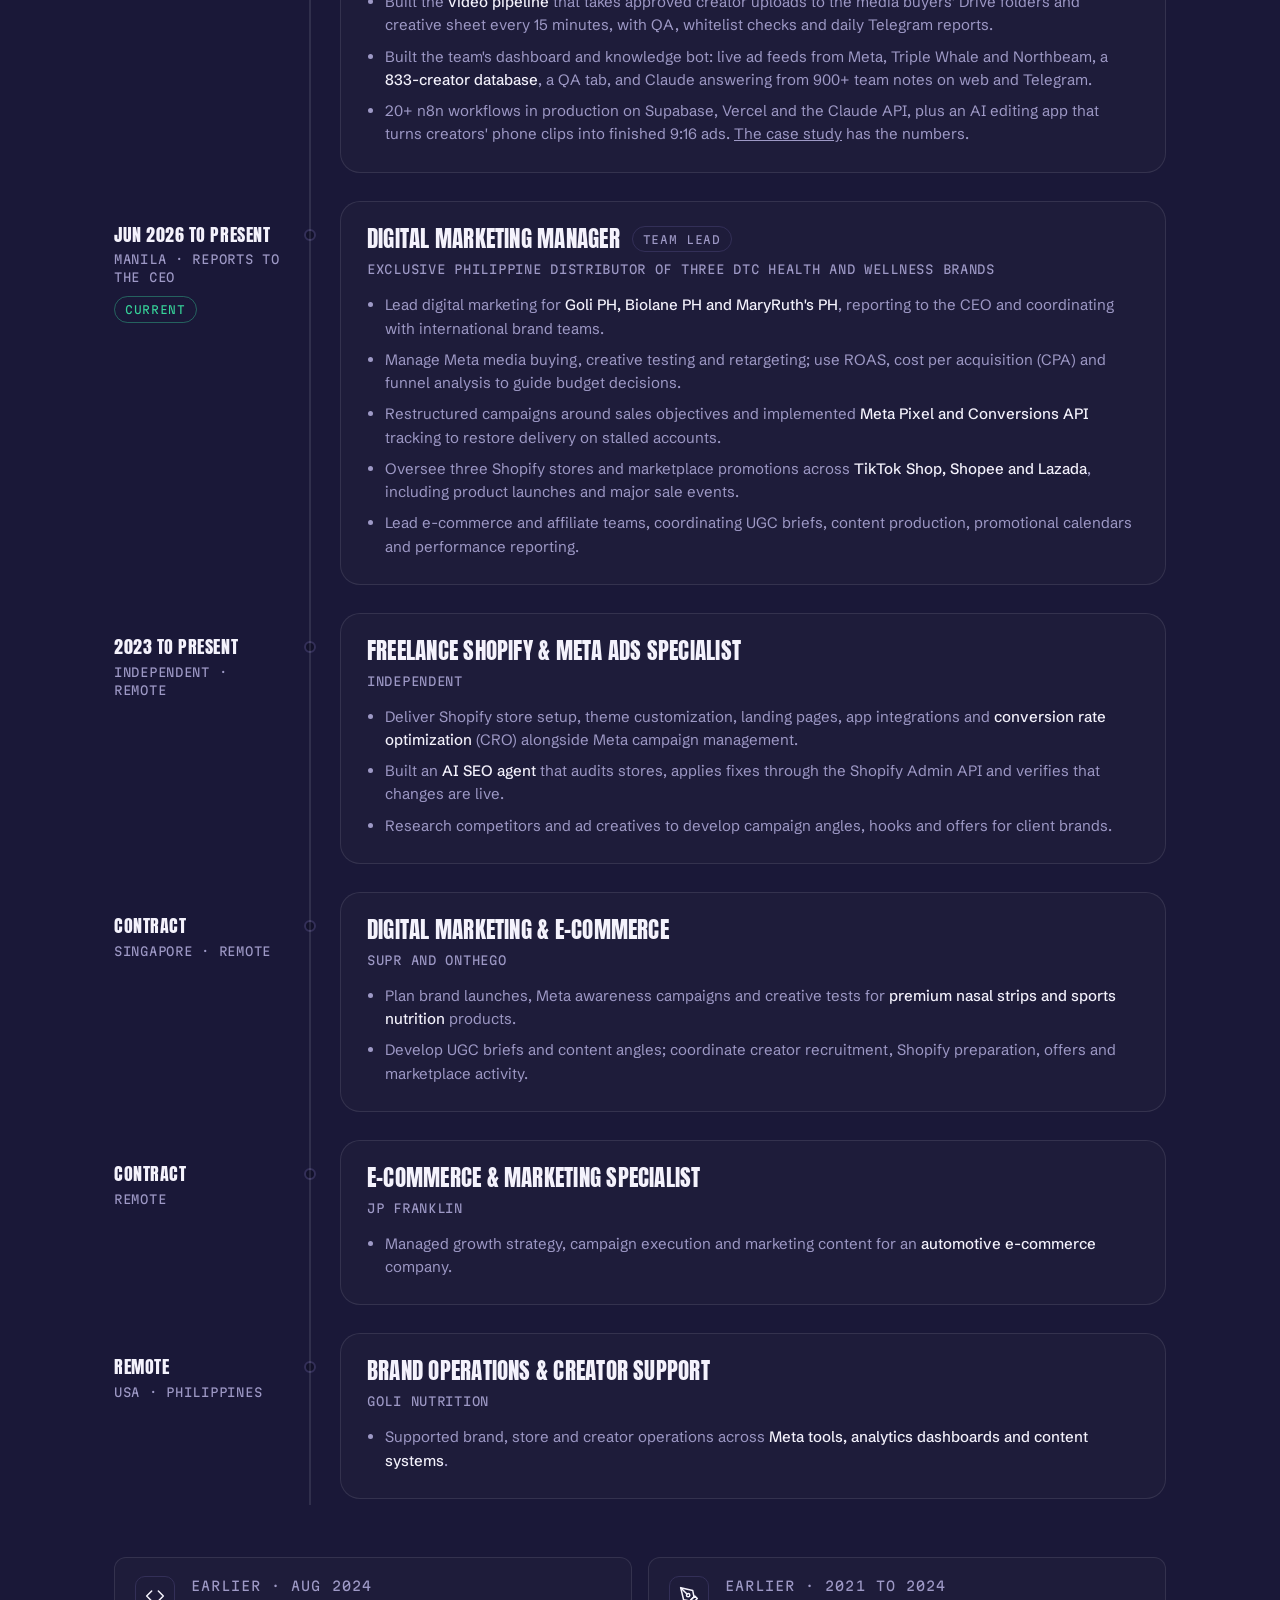
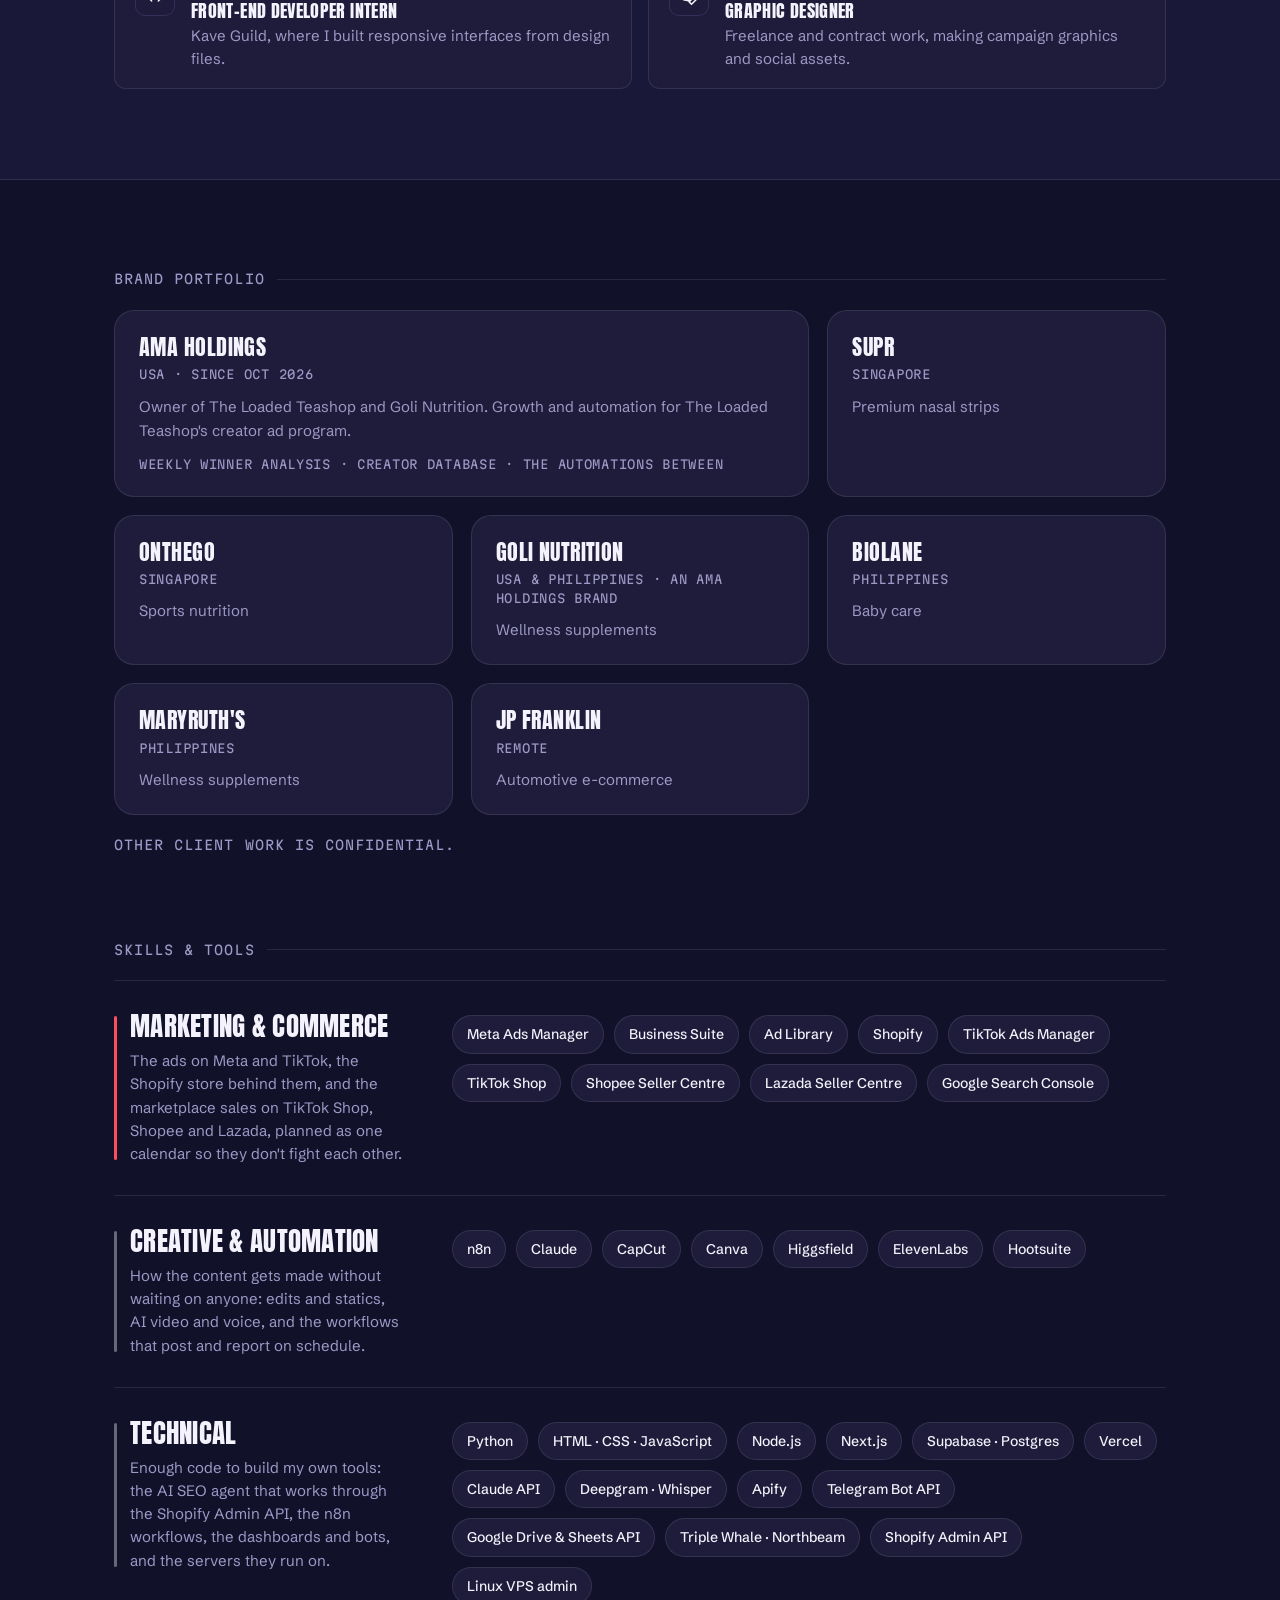
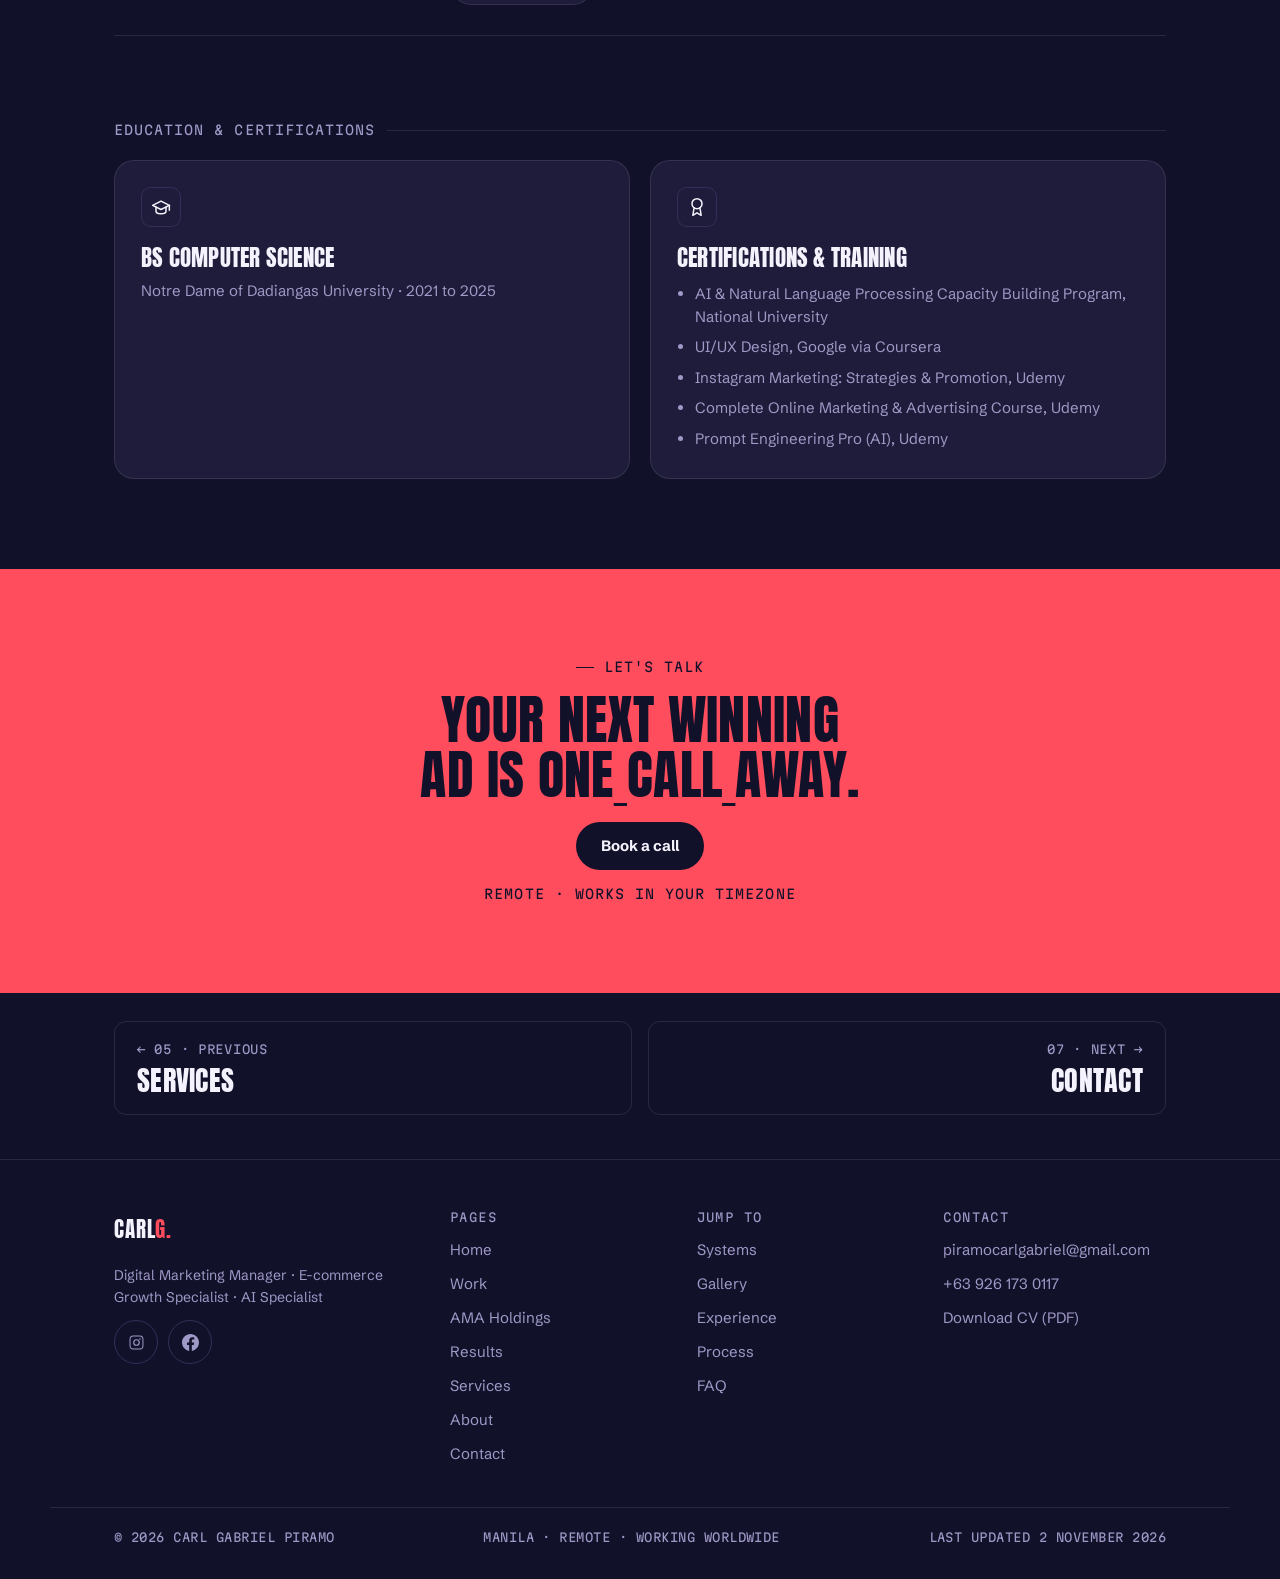
<file: about.html>
<!DOCTYPE html>
<html lang="en">
<head>
<meta charset="utf-8">
<meta name="viewport" content="width=device-width, initial-scale=1">
<title>About Carl Gabriel Piramo | Meta Media Buyer, Philippines</title>
<meta name="description" content="I'm Carl, a Meta media buyer and ecommerce manager in Manila, Philippines, running ads, Shopify and marketplaces for Goli, Biolane and MaryRuth's PH.">
<meta property="og:type" content="website">
<meta property="og:title" content="About Carl Gabriel Piramo | Meta Media Buyer, Philippines">
<meta property="og:description" content="I'm Carl, a Meta media buyer and ecommerce manager in Manila, Philippines, running ads, Shopify and marketplaces for Goli, Biolane and MaryRuth's PH.">
<meta property="og:url" content="https://carlgabriel.vercel.app/about.html">
<meta property="og:image" content="https://carlgabriel.vercel.app/assets/media/portrait-carl.png">
<meta property="og:image:alt" content="Portrait of Carl Gabriel Piramo">
<meta property="og:site_name" content="Carl Gabriel Piramo">
<meta name="twitter:card" content="summary_large_image">
<meta name="twitter:title" content="About Carl Gabriel Piramo | Meta Media Buyer, Philippines">
<meta name="twitter:description" content="I'm Carl, a Meta media buyer and ecommerce manager in Manila, Philippines, running ads, Shopify and marketplaces for Goli, Biolane and MaryRuth's PH.">
<meta name="twitter:image" content="https://carlgabriel.vercel.app/assets/media/portrait-carl.png">
<meta name="twitter:image:alt" content="Portrait of Carl Gabriel Piramo">
<link rel="canonical" href="https://carlgabriel.vercel.app/about.html">
<!-- seo:jsonld -->
<script type="application/ld+json">{"@context":"https://schema.org","@graph":[{"@type":"ProfilePage","@id":"https://carlgabriel.vercel.app/about.html#webpage","url":"https://carlgabriel.vercel.app/about.html","name":"About Carl Gabriel Piramo | Meta Media Buyer, Philippines","description":"I'm Carl, a Meta media buyer and ecommerce manager in Manila, Philippines, running ads, Shopify and marketplaces for Goli, Biolane and MaryRuth's PH.","isPartOf":{"@id":"https://carlgabriel.vercel.app/#website"},"about":{"@id":"https://carlgabriel.vercel.app/#person"},"inLanguage":"en","dateModified":"2026-11-02","breadcrumb":{"@id":"https://carlgabriel.vercel.app/about.html#breadcrumb"},"mainEntity":{"@type":"Person","@id":"https://carlgabriel.vercel.app/#person","name":"Carl Gabriel Piramo","alternateName":["Carl G.","Carl Gabriel"],"givenName":"Carl Gabriel","familyName":"Piramo","jobTitle":["Digital Marketing Manager","Growth and Automation Specialist","E-commerce Growth Specialist","AI Specialist","Freelance Meta Ads Specialist"],"description":"Digital marketing manager and freelance Meta ads specialist based in Manila, Philippines. Runs Meta (Facebook and Instagram) media buying, Shopify stores and CRO, UGC and creator programs, TikTok Shop, Shopee and Lazada, and n8n automation for DTC brands in the Philippines, Singapore and the USA. Since October 2026 also the growth and automation specialist at AMA Holdings (USA), the owner of The Loaded Teashop and Goli Nutrition, where he runs the weekly analysis of The Loaded Teashop's creator ad program (800+ creators) and built its video pipeline, ad feeds, creator database and team knowledge bot. Peak Meta ROAS 8.71×, blended ROAS 4.9×, 52M+ organic views and ₱2M+ in monthly Shopify sales under management.","image":"https://carlgabriel.vercel.app/assets/media/portrait-carl.png","url":"https://carlgabriel.vercel.app/","email":"piramocarlgabriel@gmail.com","telephone":"+63 926 173 0117","address":{"@type":"PostalAddress","addressLocality":"Manila","addressRegion":"Metro Manila","addressCountry":"PH"},"alumniOf":{"@type":"CollegeOrUniversity","name":"Notre Dame of Dadiangas University"},"knowsAbout":["Meta Ads","Facebook Ads","Instagram Ads","Meta media buying","Creative testing","Retargeting","Meta Pixel","Meta Conversions API","Shopify","Conversion rate optimization (CRO)","Ecommerce marketing","TikTok Shop","Shopee","Lazada","User-generated content (UGC) ads","AI UGC ads","Influencer and affiliate marketing","Short-form video editing","n8n automation","Shopify Admin API","Search engine optimization (SEO)","Generative engine optimization (GEO)","Answer engine optimization (AEO)","Marketing automation","Creator program operations","Supabase","Vercel","Claude API","Marketing dashboards and reporting"],"sameAs":["https://www.instagram.com/crl.gbb","https://www.facebook.com/carl.gabriel.piramo"]}},{"@type":"BreadcrumbList","@id":"https://carlgabriel.vercel.app/about.html#breadcrumb","itemListElement":[{"@type":"ListItem","position":1,"name":"Home","item":"https://carlgabriel.vercel.app/"},{"@type":"ListItem","position":2,"name":"About","item":"https://carlgabriel.vercel.app/about.html"}]}]}</script>
<!-- /seo:jsonld -->
<link rel="expect" href="#page-title" blocking="render">
<!-- shell:head -->
<meta name="theme-color" content="#12112A">
<link rel="preconnect" href="https://fonts.googleapis.com">
<link rel="preconnect" href="https://fonts.gstatic.com" crossorigin>
<link href="https://fonts.googleapis.com/css2?family=Anton&family=Schibsted+Grotesk:wght@400;500;700&family=Martian+Mono:wght@400;600&display=swap" rel="stylesheet">
<link rel="stylesheet" href="styles.css?v=19">
<noscript><style>.snap-in,.reveal,.is-split .wi,.tape rect,.spend .bar path,.step-node,.steps-line i{opacity:1;transform:none}</style></noscript>
<script type="speculationrules">
{"prefetch":[{"source":"document","where":{"and":[{"selector_matches":"a[href$='.html'], a[href='./']"},{"not":{"selector_matches":"[download], [target='_blank']"}}]},"eagerness":"moderate"}]}
</script>
<script>
/* Page transitions (styles.css 26): a title morphs between a Home tile and the page title heading.
   It is named only while on screen and only when the other side of the navigation is
   Home, and never when the navigation lands on a #section. Arriving through a
   transition skips the banner's own load choreography (.vt-arrive). */
(function () {
  var TARGETS = { 'work.html': 1, 'ama-holdings.html': 1, 'results.html': 1, 'services.html': 1, 'contact.html': 1 };
  function file(url) {
    var p;
    try { p = new URL(url, location.href).pathname; } catch (e) { return ''; }
    return p.slice(p.lastIndexOf('/') + 1) || 'index.html';
  }
  function hash(url) { try { return new URL(url, location.href).hash; } catch (e) { return ''; } }
  function visible(el) { var r = el.getBoundingClientRect(); return r.bottom > 0 && r.top < innerHeight; }
  function reset() {
    var named = document.querySelectorAll('[data-vt]');
    for (var i = 0; i < named.length; i++) named[i].style.viewTransitionName = '';
  }
  function shared(other) {
    var here = file(location.href), there = file(other), el = null;
    if (here === 'index.html' && TARGETS[there]) el = document.querySelector('[data-vt="vt-' + there.replace('.html', '') + '"]');
    else if (there === 'index.html' && TARGETS[here]) el = document.querySelector('.page-hero [data-vt]');
    return el && visible(el) ? el : null;
  }
  function name(other) {
    reset();
    var el = other ? shared(other) : null;
    if (el) el.style.viewTransitionName = el.getAttribute('data-vt');
  }
  addEventListener('pageswap', function (e) {
    if (!e.viewTransition) return;
    var to = e.activation && e.activation.entry ? e.activation.entry.url : null;
    name(to && !hash(to) ? to : null);
  });
  addEventListener('pagereveal', function (e) {
    if (!e.viewTransition) return;
    document.documentElement.classList.add('vt-arrive');
    var nav = window.navigation;
    var from = nav && nav.activation && nav.activation.from ? nav.activation.from.url : null;
    name(location.hash ? null : from);
  });
})();
</script>
<!-- /shell:head -->
</head>
<body data-page="about" class="has-jump">

<!-- shell:nav -->
<a class="skip" href="#main">Skip to content</a>

<nav class="nav" aria-label="Main">
  <div class="nav-inner">
    <a class="brand" href="./" aria-label="Carl G. home">CARL<b>G.</b></a>
    <a class="btn btn--primary btn--sm nav-cta" href="contact.html" data-nav="contact">Book a call</a>
    <button class="nav-toggle" type="button" aria-expanded="false" aria-controls="navMenu" aria-label="Open menu">
      <span class="nav-toggle-bar" aria-hidden="true"></span>
      <span class="nav-toggle-bar" aria-hidden="true"></span>
      <span class="nav-toggle-bar" aria-hidden="true"></span>
    </button>
    <div class="nav-menu" id="navMenu">
      <ul class="nav-links">
        <li class="nav-home" style="--i:0"><a href="./" data-nav="home">Home</a></li>
        <li style="--i:1"><a href="work.html" data-nav="work">Work</a></li>
        <li style="--i:2"><a href="ama-holdings.html" data-nav="ama">Case study</a></li>
        <li style="--i:3"><a href="results.html" data-nav="results">Results</a></li>
        <li style="--i:4"><a href="services.html" data-nav="services">Services</a></li>
        <li style="--i:5"><a href="about.html" data-nav="about" aria-current="page">About</a></li>
      </ul>
    </div>
  </div>
  <div class="pagebar" aria-hidden="true"><i></i></div>
</nav>
<!-- /shell:nav -->

<main id="main">

<header class="page-hero" id="top">
  <div class="wrap">
    <p class="eyebrow snap-in d1"><span class="ph-index">06</span><span class="ph-sep" aria-hidden="true">·</span>About</p>
    <h1 class="hook page-title" id="page-title" data-split>Carl Gabriel <em>Piramo.</em></h1>
    <p class="lede snap-in d3">I'm a digital marketing manager, e-commerce growth specialist and AI specialist based in Manila, Philippines. I work remotely for DTC brands in the Philippines, Singapore and the USA.</p>
  </div>
</header>

<nav class="jumpnav" aria-label="On this page">
  <ul class="jumpnav-list">
    <li><a href="#about">Bio</a></li>
    <li><a href="#experience">Experience</a></li>
    <li><a href="#brands">Brands</a></li>
    <li><a href="#skills">Skills</a></li>
    <li><a href="#education">Education</a></li>
  </ul>
</nav>

<section class="section" id="about">
  <div class="wrap">
    <div class="about-grid">
      <div class="about-photo reveal reveal--scale">
        <span class="chip chip--blue">The human</span>
        <img src="assets/media/portrait-carl.png" alt="Carl Gabriel Piramo" loading="lazy" width="600" height="800">
      </div>
      <div class="about-copy">
        <div class="about-text reveal">
          <p>I came up inside big creator and performance-marketing teams, Goli Nutrition among them, and I've managed hundreds of UGC creators on campaigns that passed a billion views. The Facebook Ads accounts I've worked on, including confidential clients, add up to US$60M+ in revenue. Today I do two jobs at once. I lead digital marketing for <strong>Goli PH, Biolane PH and MaryRuth's PH</strong> at their Philippine distributor, reporting to the CEO and running the e-commerce and affiliate teams behind three Shopify stores. And since October 2026 I'm the growth and automation specialist at <strong><a href="ama-holdings.html">AMA Holdings</a></strong>, the US company that owns The Loaded Teashop and Goli Nutrition, where The Loaded Teashop's creator ad program spends US$13M+ a month: I run the weekly read of what's winning, and I built the pipeline, the dashboard and the bots the team works in.</p>
          <p>The Computer Science degree is the quiet advantage. I build n8n automations for reporting and content ops (20+ live for one client), wrote an AI SEO agent that audits and fixes stores through the Shopify Admin API, and produce AI video and imagery in-house. <strong>The marketing brain leads. The code just means I never wait on anyone to execute.</strong></p>
        </div>
        <ul class="about-facts mono-line reveal">
          <li>Manila, Philippines</li>
          <li>Remote worldwide</li>
          <li><a href="https://carlgabriel1123.github.io/shopify-portfolio" target="_blank" rel="noopener">Shopify &amp; Meta Ads portfolio ↗</a></li>
        </ul>
      </div>
    </div>
  </div>
</section>

<section class="section section--alt" id="experience">
  <div class="wrap">
    <div class="section-head">
      <p class="eyebrow reveal">Experience</p>
      <h2 class="hook" data-split>Where the numbers <em>came from.</em></h2>
    </div>

    <div class="timeline">
      <div class="tl-rail" aria-hidden="true"><i class="tl-progress"></i></div>

      <article class="tl-item reveal reveal--left">
        <div class="tl-meta">
          <span class="tl-date">Oct 2026 to present</span>
          <span class="tl-place">Remote · USA</span>
          <span class="chip chip--win">Current</span>
        </div>
        <span class="tl-node" aria-hidden="true"></span>
        <div class="tl-card card">
          <header>
            <h3 class="card-title">Growth &amp; Automation Specialist</h3>
            <span class="chip chip--accent">Creator ad program</span>
          </header>
          <p class="tl-org">AMA Holdings · owner of The Loaded Teashop and Goli Nutrition</p>
          <ul class="tl-bullets">
            <li>Run the weekly read of the top 50 videos by spend for The Loaded Teashop's creator ad program at <strong>US$13M+ a month</strong>: angles, hooks, CTAs and formats with ROAS and thumbstop per family, and what to brief next.</li>
            <li>Built the <strong>video pipeline</strong> that takes approved creator uploads to the media buyers' Drive folders and creative sheet every 15 minutes, with QA, whitelist checks and daily Telegram reports.</li>
            <li>Built the team's dashboard and knowledge bot: live ad feeds from Meta, Triple Whale and Northbeam, a <strong>833-creator database</strong>, a QA tab, and Claude answering from 900+ team notes on web and Telegram.</li>
            <li>20+ n8n workflows in production on Supabase, Vercel and the Claude API, plus an AI editing app that turns creators' phone clips into finished 9:16 ads. <a href="ama-holdings.html">The case study</a> has the numbers.</li>
          </ul>
        </div>
      </article>

      <article class="tl-item reveal reveal--left">
        <div class="tl-meta">
          <span class="tl-date">Jun 2026 to present</span>
          <span class="tl-place">Manila · reports to the CEO</span>
          <span class="chip chip--win">Current</span>
        </div>
        <span class="tl-node" aria-hidden="true"></span>
        <div class="tl-card card">
          <header>
            <h3 class="card-title">Digital Marketing Manager</h3>
            <span class="chip chip--blue">Team lead</span>
          </header>
          <p class="tl-org">Exclusive Philippine distributor of three DTC health and wellness brands</p>
          <ul class="tl-bullets">
            <li>Lead digital marketing for <strong>Goli PH, Biolane PH and MaryRuth's PH</strong>, reporting to the CEO and coordinating with international brand teams.</li>
            <li>Manage Meta media buying, creative testing and retargeting; use ROAS, cost per acquisition (CPA) and funnel analysis to guide budget decisions.</li>
            <li>Restructured campaigns around sales objectives and implemented <strong>Meta Pixel and Conversions API</strong> tracking to restore delivery on stalled accounts.</li>
            <li>Oversee three Shopify stores and marketplace promotions across <strong>TikTok Shop, Shopee and Lazada</strong>, including product launches and major sale events.</li>
            <li>Lead e-commerce and affiliate teams, coordinating UGC briefs, content production, promotional calendars and performance reporting.</li>
          </ul>
        </div>
      </article>

      <details class="tl-more">
        <summary>Show earlier roles</summary>
      <article class="tl-item reveal reveal--left">
        <div class="tl-meta">
          <span class="tl-date">2023 to present</span>
          <span class="tl-place">Independent · remote</span>
        </div>
        <span class="tl-node" aria-hidden="true"></span>
        <div class="tl-card card">
          <header>
            <h3 class="card-title">Freelance Shopify &amp; Meta Ads Specialist</h3>
          </header>
          <p class="tl-org">Independent</p>
          <ul class="tl-bullets">
            <li>Deliver Shopify store setup, theme customization, landing pages, app integrations and <strong>conversion rate optimization</strong> (CRO) alongside Meta campaign management.</li>
            <li>Built an <strong>AI SEO agent</strong> that audits stores, applies fixes through the Shopify Admin API and verifies that changes are live.</li>
            <li>Research competitors and ad creatives to develop campaign angles, hooks and offers for client brands.</li>
          </ul>
        </div>
      </article>

      <article class="tl-item reveal reveal--left">
        <div class="tl-meta">
          <span class="tl-date">Contract</span>
          <span class="tl-place">Singapore · remote</span>
        </div>
        <span class="tl-node" aria-hidden="true"></span>
        <div class="tl-card card">
          <header>
            <h3 class="card-title">Digital Marketing &amp; E-commerce</h3>
          </header>
          <p class="tl-org">SUPR and ONTHEGO</p>
          <ul class="tl-bullets">
            <li>Plan brand launches, Meta awareness campaigns and creative tests for <strong>premium nasal strips and sports nutrition</strong> products.</li>
            <li>Develop UGC briefs and content angles; coordinate creator recruitment, Shopify preparation, offers and marketplace activity.</li>
          </ul>
        </div>
      </article>

      <article class="tl-item reveal reveal--left">
        <div class="tl-meta">
          <span class="tl-date">Contract</span>
          <span class="tl-place">Remote</span>
        </div>
        <span class="tl-node" aria-hidden="true"></span>
        <div class="tl-card card">
          <header>
            <h3 class="card-title">E-commerce &amp; Marketing Specialist</h3>
          </header>
          <p class="tl-org">JP Franklin</p>
          <ul class="tl-bullets">
            <li>Managed growth strategy, campaign execution and marketing content for an <strong>automotive e-commerce</strong> company.</li>
          </ul>
        </div>
      </article>

      <article class="tl-item reveal reveal--left">
        <div class="tl-meta">
          <span class="tl-date">Remote</span>
          <span class="tl-place">USA · Philippines</span>
        </div>
        <span class="tl-node" aria-hidden="true"></span>
        <div class="tl-card card">
          <header>
            <h3 class="card-title">Brand Operations &amp; Creator Support</h3>
          </header>
          <p class="tl-org">Goli Nutrition</p>
          <ul class="tl-bullets">
            <li>Supported brand, store and creator operations across <strong>Meta tools, analytics dashboards and content systems</strong>.</li>
          </ul>
        </div>
      </article>
      </details>
    </div>

    <div class="earlier" data-stagger="90">
      <div class="earlier-item">
        <span class="ic-tile ic-tile--blue" aria-hidden="true"><svg viewBox="0 0 24 24" fill="none" stroke="currentColor" stroke-width="1.8" stroke-linecap="round" stroke-linejoin="round"><path d="m16 18 6-6-6-6"/><path d="m8 6-6 6 6 6"/></svg></span>
        <div class="earlier-text">
          <span class="mono-line">Earlier · Aug 2024</span>
          <h4>Front-End Developer Intern</h4>
          <p>Kave Guild, where I built responsive interfaces from design files.</p>
        </div>
      </div>
      <div class="earlier-item">
        <span class="ic-tile" aria-hidden="true"><svg viewBox="0 0 24 24" fill="none" stroke="currentColor" stroke-width="1.8" stroke-linecap="round" stroke-linejoin="round"><path d="M12 19l7-7 3 3-7 7-3-3z"/><path d="M18 13l-1.5-7.5L2 2l3.5 14.5L13 18l5-5z"/><path d="M2 2l7.586 7.586"/><circle cx="11" cy="11" r="2"/></svg></span>
        <div class="earlier-text">
          <span class="mono-line">Earlier · 2021 to 2024</span>
          <h4>Graphic Designer</h4>
          <p>Freelance and contract work, making campaign graphics and social assets.</p>
        </div>
      </div>
    </div>
  </div>
</section>

<section class="section">
  <div class="wrap">
    <div class="brands" id="brands">
      <h2 class="sub-head mono-line reveal">Brand portfolio</h2>
      <div class="brands-grid" data-stagger="70">
        <article class="brand-card brand-card--wide card card--lift">
          <h3>AMA Holdings</h3>
          <span class="brand-market">USA · since Oct 2026</span>
          <p>Owner of The Loaded Teashop and Goli Nutrition. Growth and automation for The Loaded Teashop's creator ad program.</p>
          <span class="brand-fact">Weekly winner analysis · creator database · the automations between</span>
        </article>
        <article class="brand-card card card--lift">
          <h3>SUPR</h3>
          <span class="brand-market">Singapore</span>
          <p>Premium nasal strips</p>
        </article>
        <article class="brand-card card card--lift">
          <h3>ONTHEGO</h3>
          <span class="brand-market">Singapore</span>
          <p>Sports nutrition</p>
        </article>
        <article class="brand-card card card--lift">
          <h3>Goli Nutrition</h3>
          <span class="brand-market">USA &amp; Philippines · an AMA Holdings brand</span>
          <p>Wellness supplements</p>
        </article>
        <article class="brand-card card card--lift">
          <h3>Biolane</h3>
          <span class="brand-market">Philippines</span>
          <p>Baby care</p>
        </article>
        <article class="brand-card card card--lift">
          <h3>MaryRuth's</h3>
          <span class="brand-market">Philippines</span>
          <p>Wellness supplements</p>
        </article>
        <article class="brand-card card card--lift">
          <h3>JP Franklin</h3>
          <span class="brand-market">Remote</span>
          <p>Automotive e-commerce</p>
        </article>
      </div>
      <p class="brands-note mono-line reveal">Other client work is confidential.</p>
    </div>
    <div class="about-skills" id="skills">
      <h2 class="sub-head mono-line reveal">Skills &amp; tools</h2>
        <div class="skills">
          <div class="skill-group">
            <div class="skill-head">
              <h3>Marketing &amp; commerce</h3>
              <p>The ads on Meta and TikTok, the Shopify store behind them, and the marketplace sales on TikTok Shop, Shopee and Lazada, planned as one calendar so they don't fight each other.</p>
            </div>
            <ul class="tools" data-stagger="35" data-stagger-class="reveal--pop">
              <li class="tool">Meta Ads Manager</li>
              <li class="tool">Business Suite</li>
              <li class="tool">Ad Library</li>
              <li class="tool">Shopify</li>
              <li class="tool">TikTok Ads Manager</li>
              <li class="tool">TikTok Shop</li>
              <li class="tool">Shopee Seller Centre</li>
              <li class="tool">Lazada Seller Centre</li>
              <li class="tool">Google Search Console</li>
            </ul>
          </div>
          <div class="skill-group">
            <div class="skill-head">
              <h3>Creative &amp; automation</h3>
              <p>How the content gets made without waiting on anyone: edits and statics, AI video and voice, and the workflows that post and report on schedule.</p>
            </div>
            <ul class="tools" data-stagger="35" data-stagger-class="reveal--pop">
              <li class="tool">n8n</li>
              <li class="tool">Claude</li>
              <li class="tool">CapCut</li>
              <li class="tool">Canva</li>
              <li class="tool">Higgsfield</li>
              <li class="tool">ElevenLabs</li>
              <li class="tool">Hootsuite</li>
            </ul>
          </div>
          <div class="skill-group">
            <div class="skill-head">
              <h3>Technical</h3>
              <p>Enough code to build my own tools: the AI SEO agent that works through the Shopify Admin API, the n8n workflows, the dashboards and bots, and the servers they run on.</p>
            </div>
            <ul class="tools" data-stagger="35" data-stagger-class="reveal--pop">
              <li class="tool">Python</li>
              <li class="tool">HTML · CSS · JavaScript</li>
              <li class="tool">Node.js</li>
              <li class="tool">Next.js</li>
              <li class="tool">Supabase · Postgres</li>
              <li class="tool">Vercel</li>
              <li class="tool">Claude API</li>
              <li class="tool">Deepgram · Whisper</li>
              <li class="tool">Apify</li>
              <li class="tool">Telegram Bot API</li>
              <li class="tool">Google Drive &amp; Sheets API</li>
              <li class="tool">Triple Whale · Northbeam</li>
              <li class="tool">Shopify Admin API</li>
              <li class="tool">Linux VPS admin</li>
            </ul>
          </div>
        </div>
    </div>
    <div class="about-edu" id="education">
      <h2 class="sub-head mono-line reveal">Education &amp; certifications</h2>
    <div class="edu-grid" data-stagger="120">
      <article class="edu card card--lift">
        <span class="ic-tile ic-tile--blue" aria-hidden="true"><svg viewBox="0 0 24 24" fill="none" stroke="currentColor" stroke-width="1.8" stroke-linecap="round" stroke-linejoin="round"><path d="M22 10 12 5 2 10l10 5 10-5Z"/><path d="M6 12v5c0 1.7 2.7 3 6 3s6-1.3 6-3v-5"/><path d="M22 10v6"/></svg></span>
        <h3 class="card-title">BS Computer Science</h3>
        <p class="edu-meta">Notre Dame of Dadiangas University · 2021 to 2025</p>
      </article>
      <article class="edu card card--lift">
        <span class="ic-tile ic-tile--win" aria-hidden="true"><svg viewBox="0 0 24 24" fill="none" stroke="currentColor" stroke-width="1.8" stroke-linecap="round" stroke-linejoin="round"><circle cx="12" cy="8" r="6"/><path d="M15.5 13 17 22l-5-3-5 3 1.5-9"/></svg></span>
        <h3 class="card-title">Certifications &amp; training</h3>
        <ul class="edu-list">
          <li>AI &amp; Natural Language Processing Capacity Building Program, National University</li>
          <li>UI/UX Design, Google via Coursera</li>
          <li>Instagram Marketing: Strategies &amp; Promotion, Udemy</li>
          <li>Complete Online Marketing &amp; Advertising Course, Udemy</li>
          <li>Prompt Engineering Pro (AI), Udemy</li>
        </ul>
      </article>
    </div>
    </div>
  </div>
</section>

<section class="cta-band coral" aria-labelledby="ctaTitle">
  <div class="wrap cta-band-inner">
    <p class="eyebrow reveal">Let's talk</p>
    <h2 class="hook" id="ctaTitle" data-split>Your next winning ad is <em>one call away.</em></h2>
    <a class="btn btn--primary reveal" href="contact.html">Book a call</a>
    <span class="mono-line reveal">Remote · works in your timezone</span>
  </div>
</section>

<nav class="pager wrap" aria-label="More pages">
  <a class="pager-prev" href="services.html"><small>← 05 · Previous</small><b>Services</b></a>
  <a class="pager-next" href="contact.html"><small>07 · Next →</small><b>Contact</b></a>
</nav>

</main>

<!-- shell:footer -->
<footer class="footer">
  <div class="wrap footer-grid">
    <div class="footer-brand">
      <a class="brand" href="./">CARL<b>G.</b></a>
      <p class="footer-tag">Digital Marketing Manager · E-commerce Growth Specialist · AI Specialist</p>
      <div class="footer-social" role="group" aria-label="Social links">
        <a href="https://www.instagram.com/crl.gbb" target="_blank" rel="noopener" aria-label="Instagram">
          <svg viewBox="0 0 24 24" fill="currentColor" width="17" height="17" aria-hidden="true"><path d="M12 2.16c3.2 0 3.58.01 4.85.07 3.25.15 4.77 1.69 4.92 4.92.06 1.27.07 1.65.07 4.85s-.01 3.58-.07 4.85c-.15 3.22-1.66 4.77-4.92 4.92-1.27.06-1.65.07-4.85.07s-3.58-.01-4.85-.07c-3.26-.15-4.77-1.7-4.92-4.92-.06-1.27-.07-1.65-.07-4.85s.01-3.58.07-4.85C2.38 3.92 3.9 2.38 7.15 2.23 8.42 2.17 8.8 2.16 12 2.16Zm0 1.44c-3.14 0-3.51.01-4.75.07-2.5.11-3.5 1.13-3.61 3.61-.06 1.24-.07 1.61-.07 4.75s.01 3.51.07 4.75c.11 2.48 1.11 3.5 3.61 3.61 1.24.06 1.61.07 4.75.07s3.51-.01 4.75-.07c2.5-.11 3.5-1.13 3.61-3.61.06-1.24.07-1.61.07-4.75s-.01-3.51-.07-4.75c-.11-2.48-1.11-3.5-3.61-3.61-1.24-.06-1.61-.07-4.75-.07Zm0 3.68a4.72 4.72 0 1 1 0 9.44 4.72 4.72 0 0 1 0-9.44Zm0 7.79a3.07 3.07 0 1 0 0-6.14 3.07 3.07 0 0 0 0 6.14Zm6.01-7.98a1.1 1.1 0 1 1-2.2 0 1.1 1.1 0 0 1 2.2 0Z"/></svg>
        </a>
        <a href="https://www.facebook.com/carl.gabriel.piramo" target="_blank" rel="noopener" aria-label="Facebook">
          <svg viewBox="0 0 24 24" fill="currentColor" width="17" height="17" aria-hidden="true"><path d="M24 12.07C24 5.4 18.63 0 12 0S0 5.4 0 12.07c0 6.03 4.39 11.03 10.13 11.93v-8.44H7.08v-3.49h3.05V9.41c0-3.02 1.79-4.69 4.53-4.69 1.31 0 2.68.24 2.68.24v2.97h-1.51c-1.49 0-1.96.93-1.96 1.89v2.25h3.33l-.53 3.49h-2.8v8.44C19.61 23.1 24 18.1 24 12.07Z"/></svg>
        </a>
      </div>
    </div>
    <nav class="footer-col" aria-label="Pages">
      <p class="footer-h">Pages</p>
      <ul class="footer-links">
        <li><a href="./">Home</a></li>
        <li><a href="work.html">Work</a></li>
        <li><a href="ama-holdings.html">AMA Holdings</a></li>
        <li><a href="results.html">Results</a></li>
        <li><a href="services.html">Services</a></li>
        <li><a href="about.html">About</a></li>
        <li><a href="contact.html">Contact</a></li>
      </ul>
    </nav>
    <nav class="footer-col footer-col--jump" aria-label="Jump to">
      <p class="footer-h">Jump to</p>
      <ul class="footer-links">
        <li><a href="ama-holdings.html#automations">Systems</a></li>
        <li><a href="results.html#gallery">Gallery</a></li>
        <li><a href="about.html#experience">Experience</a></li>
        <li><a href="services.html#process">Process</a></li>
        <li><a href="contact.html#faq">FAQ</a></li>
      </ul>
    </nav>
    <div class="footer-col">
      <p class="footer-h">Contact</p>
      <ul class="footer-contact">
        <li><a href="mailto:piramocarlgabriel@gmail.com"><span>piramocarlgabriel@<wbr>gmail.com</span></a></li>
        <li><a href="tel:+639261730117">+63 926 173 0117</a></li>
        <li><a href="assets/Carl-Gabriel-Piramo-CV.pdf" download>Download CV (PDF)</a></li>
      </ul>
    </div>
  </div>
  <div class="wrap footer-base">
    <span class="footer-copy">© <span id="year">2026</span> Carl Gabriel Piramo</span>
    <span class="footer-note">Manila · remote · working worldwide</span>
    <span class="footer-updated">Last updated <time datetime="2026-11-02">2 November 2026</time></span>
  </div>
</footer>

<button class="to-top" type="button" aria-label="Back to top">
  <svg viewBox="0 0 24 24" fill="none" stroke="currentColor" stroke-width="2" stroke-linecap="round" stroke-linejoin="round" width="18" height="18" aria-hidden="true"><path d="M12 19V5"/><path d="m5 12 7-7 7 7"/></svg>
</button>
<!-- /shell:footer -->

<script src="main.js?v=10"></script>
</body>
</html>
</file>
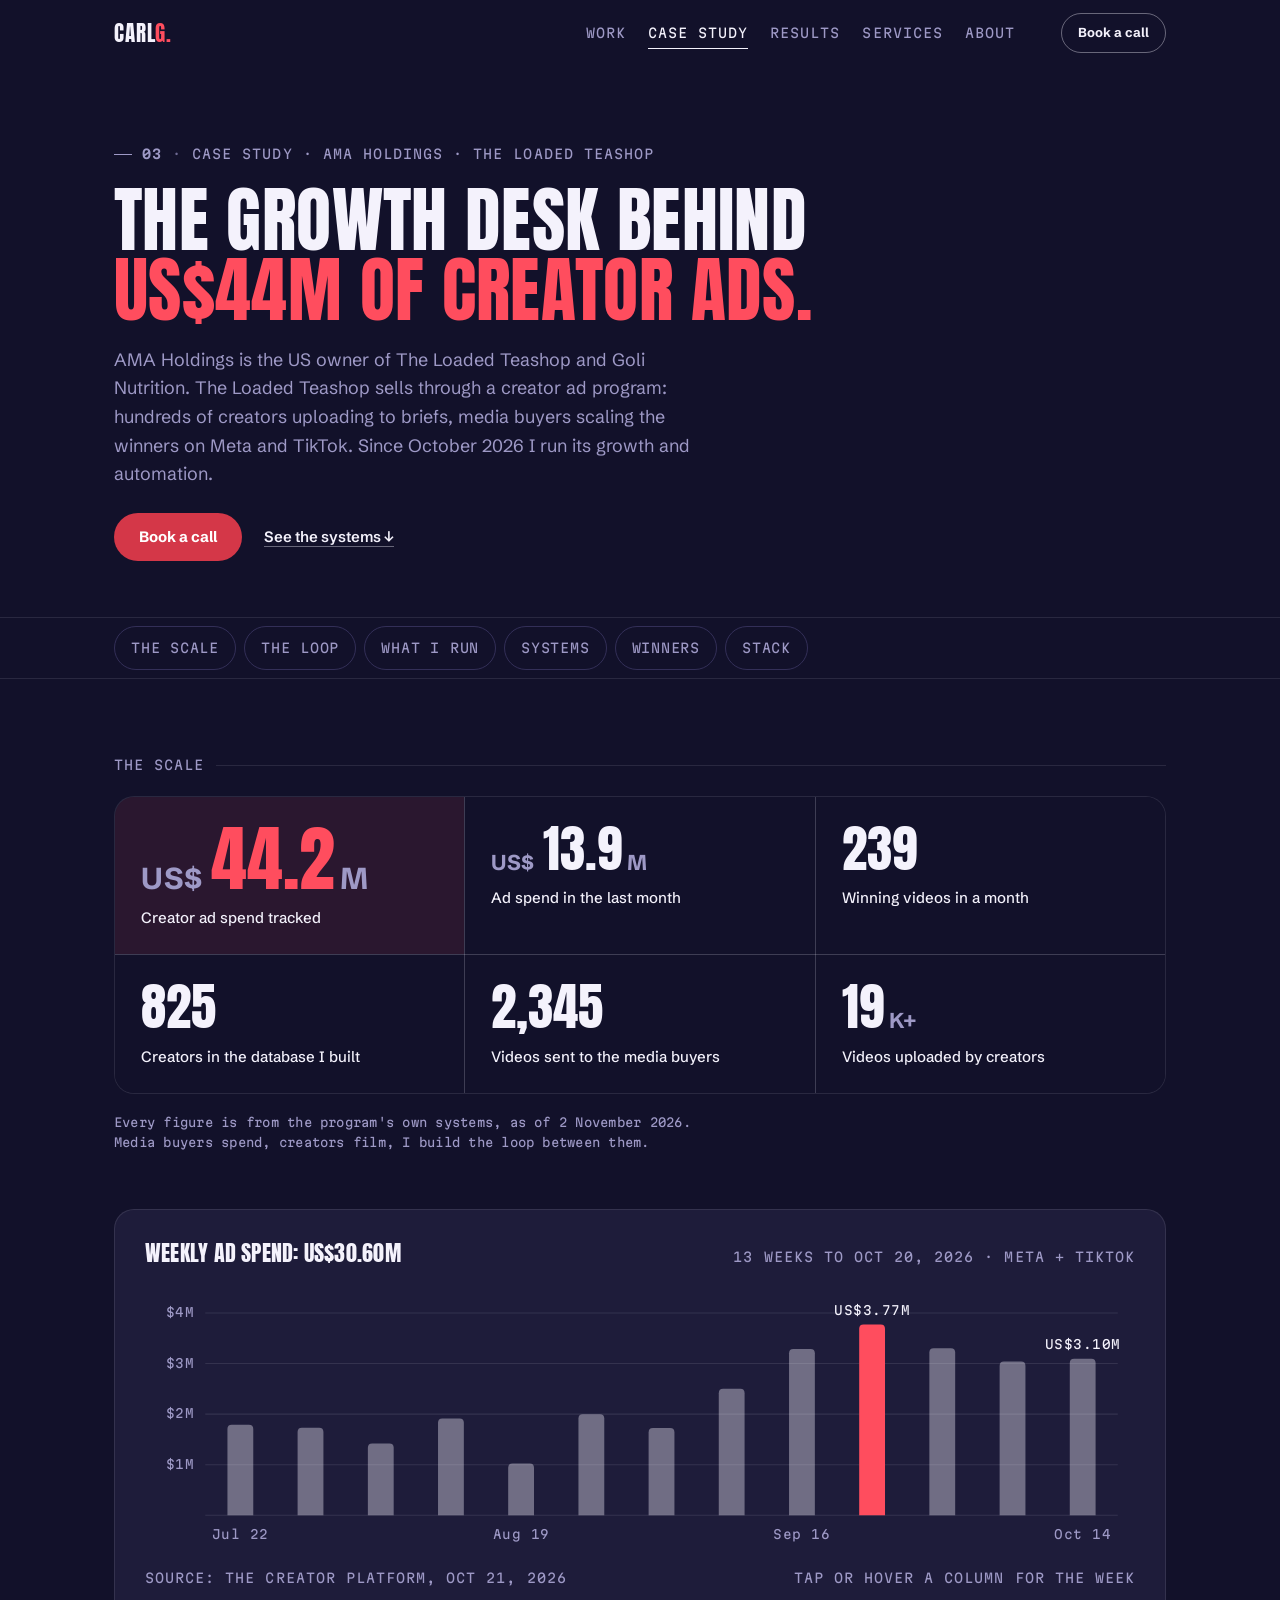
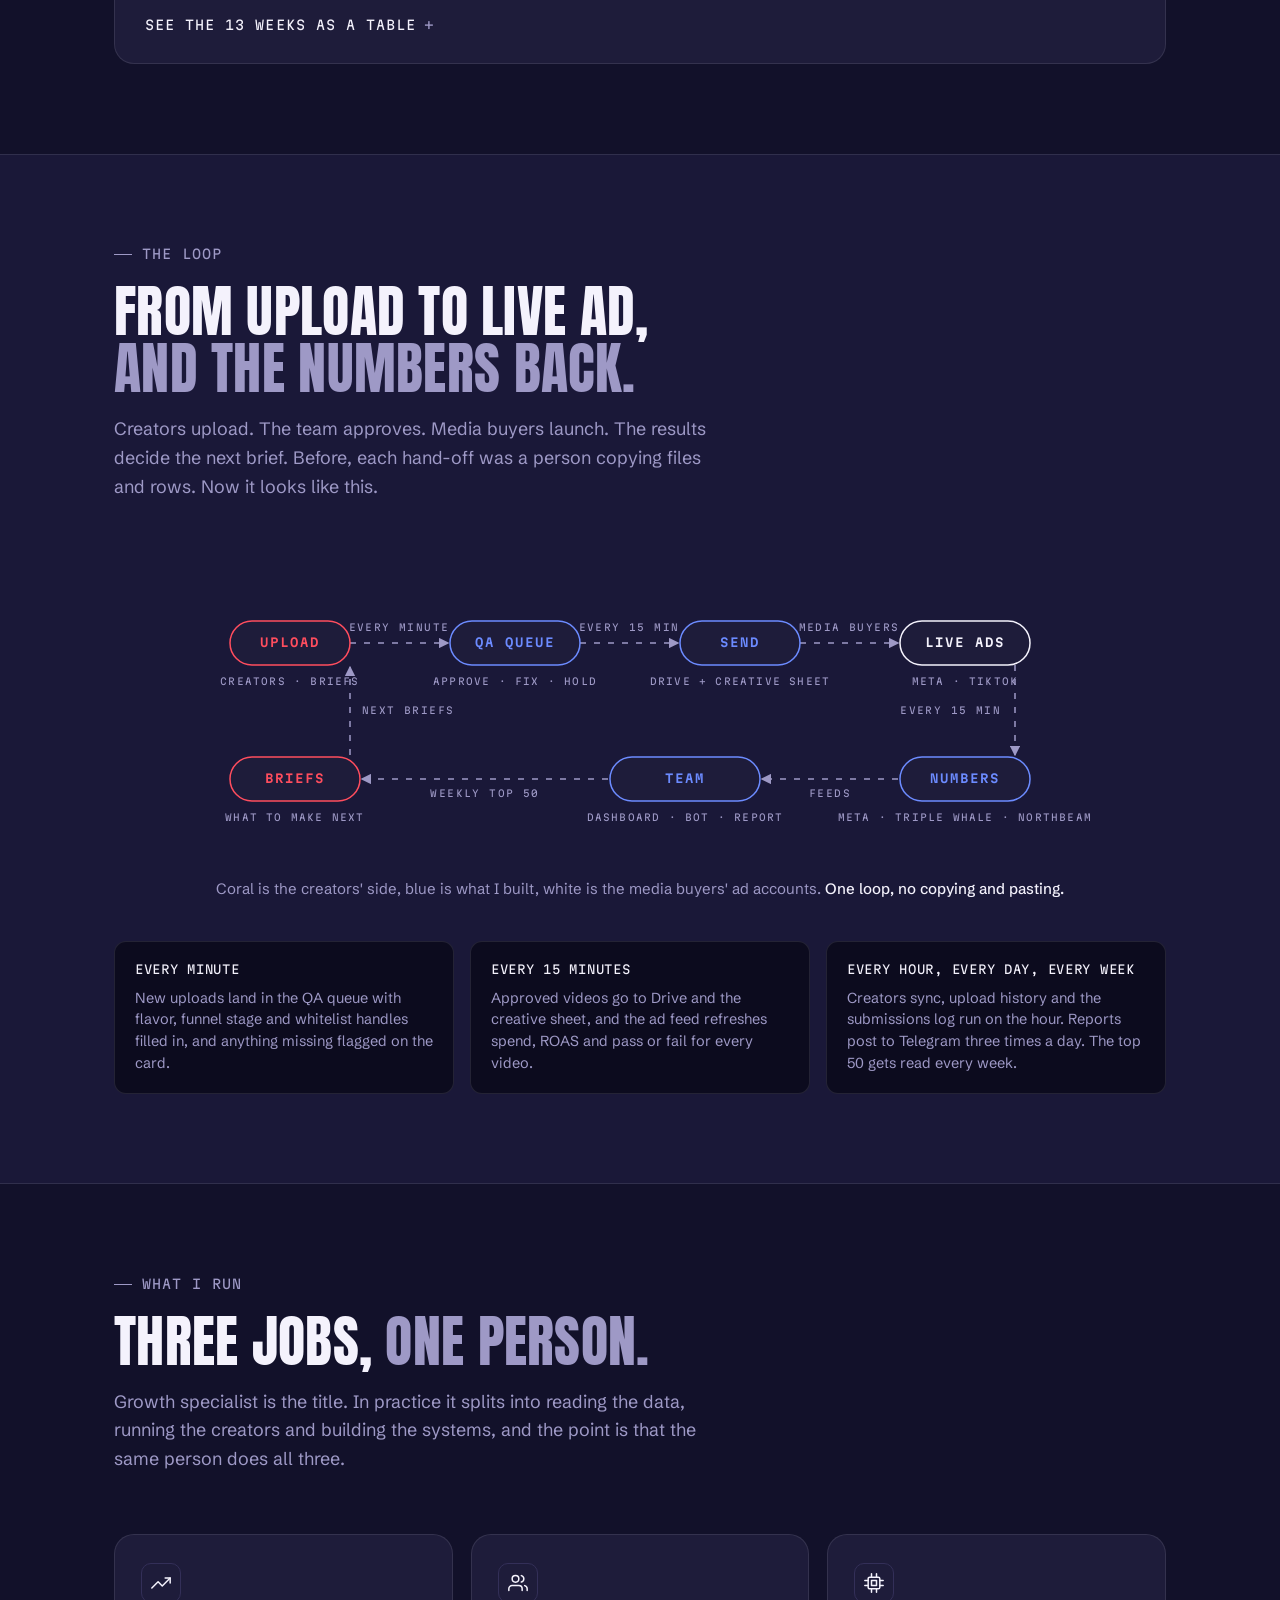
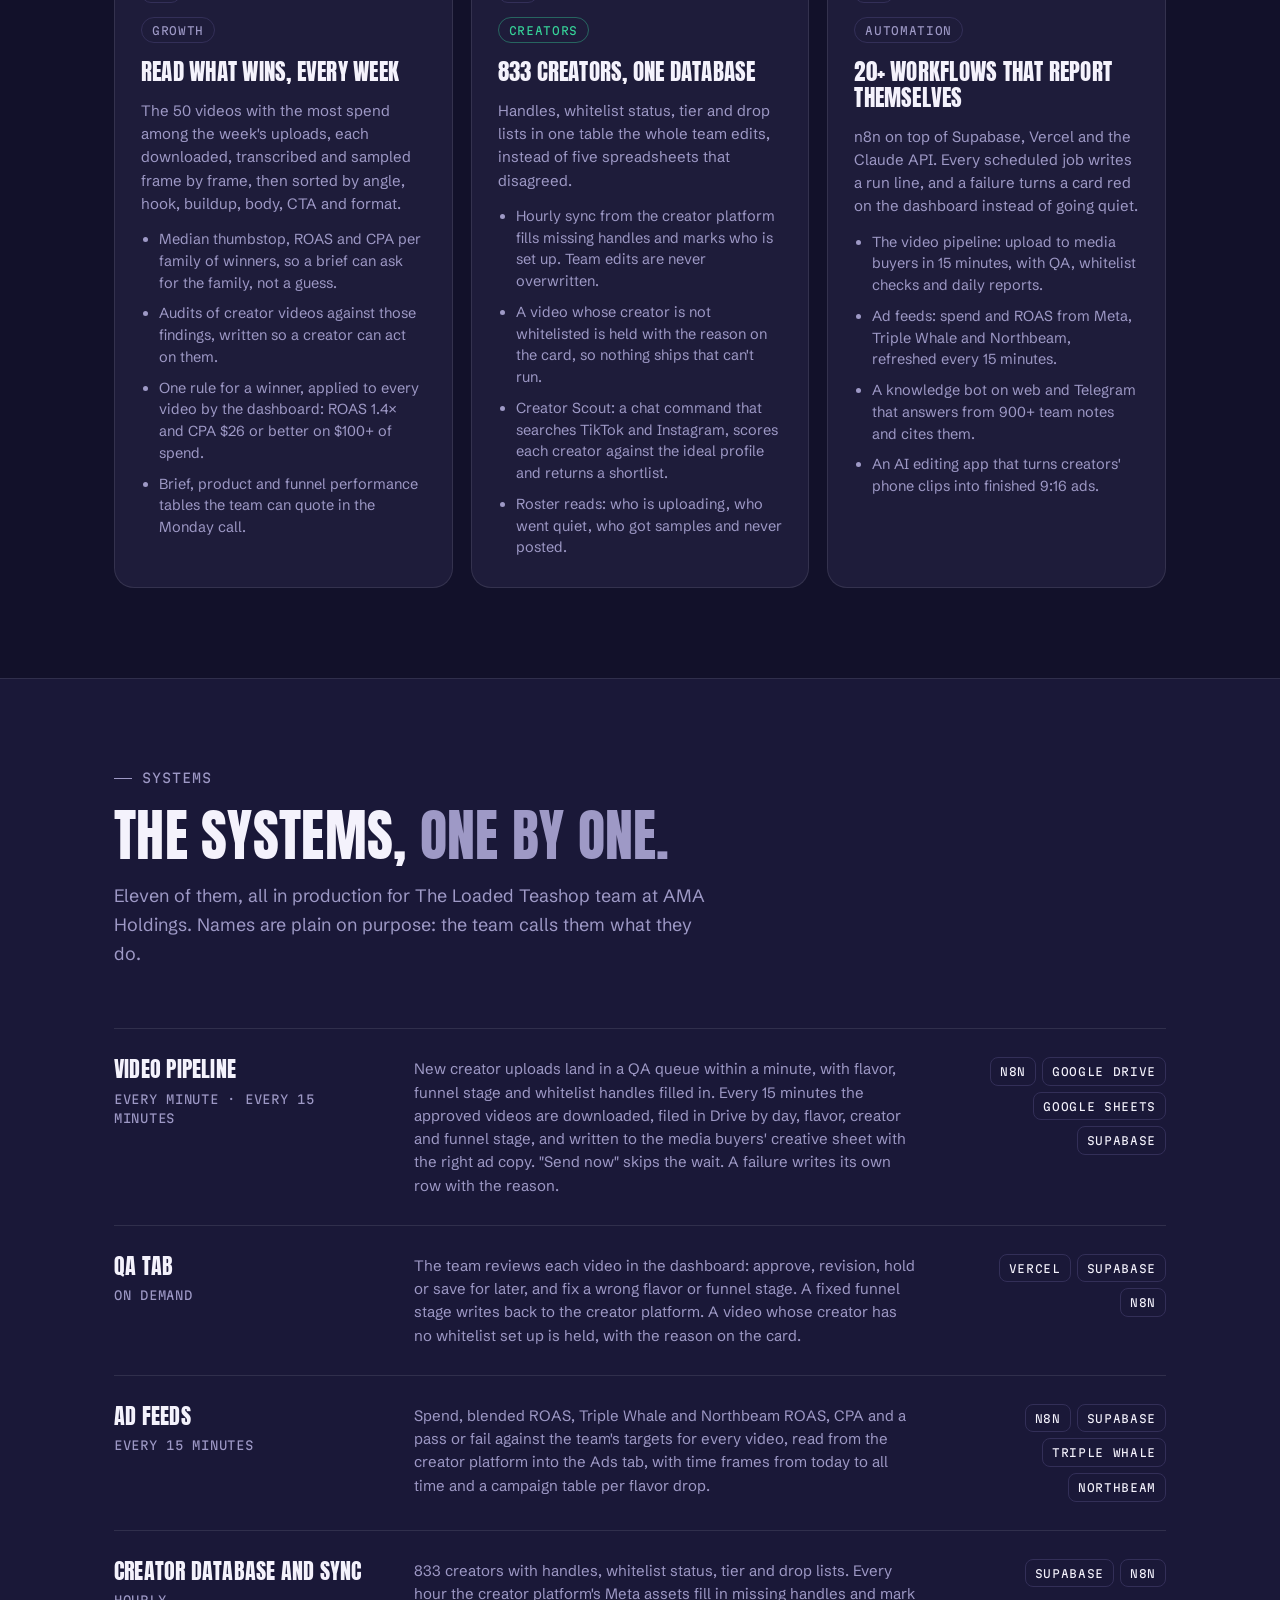
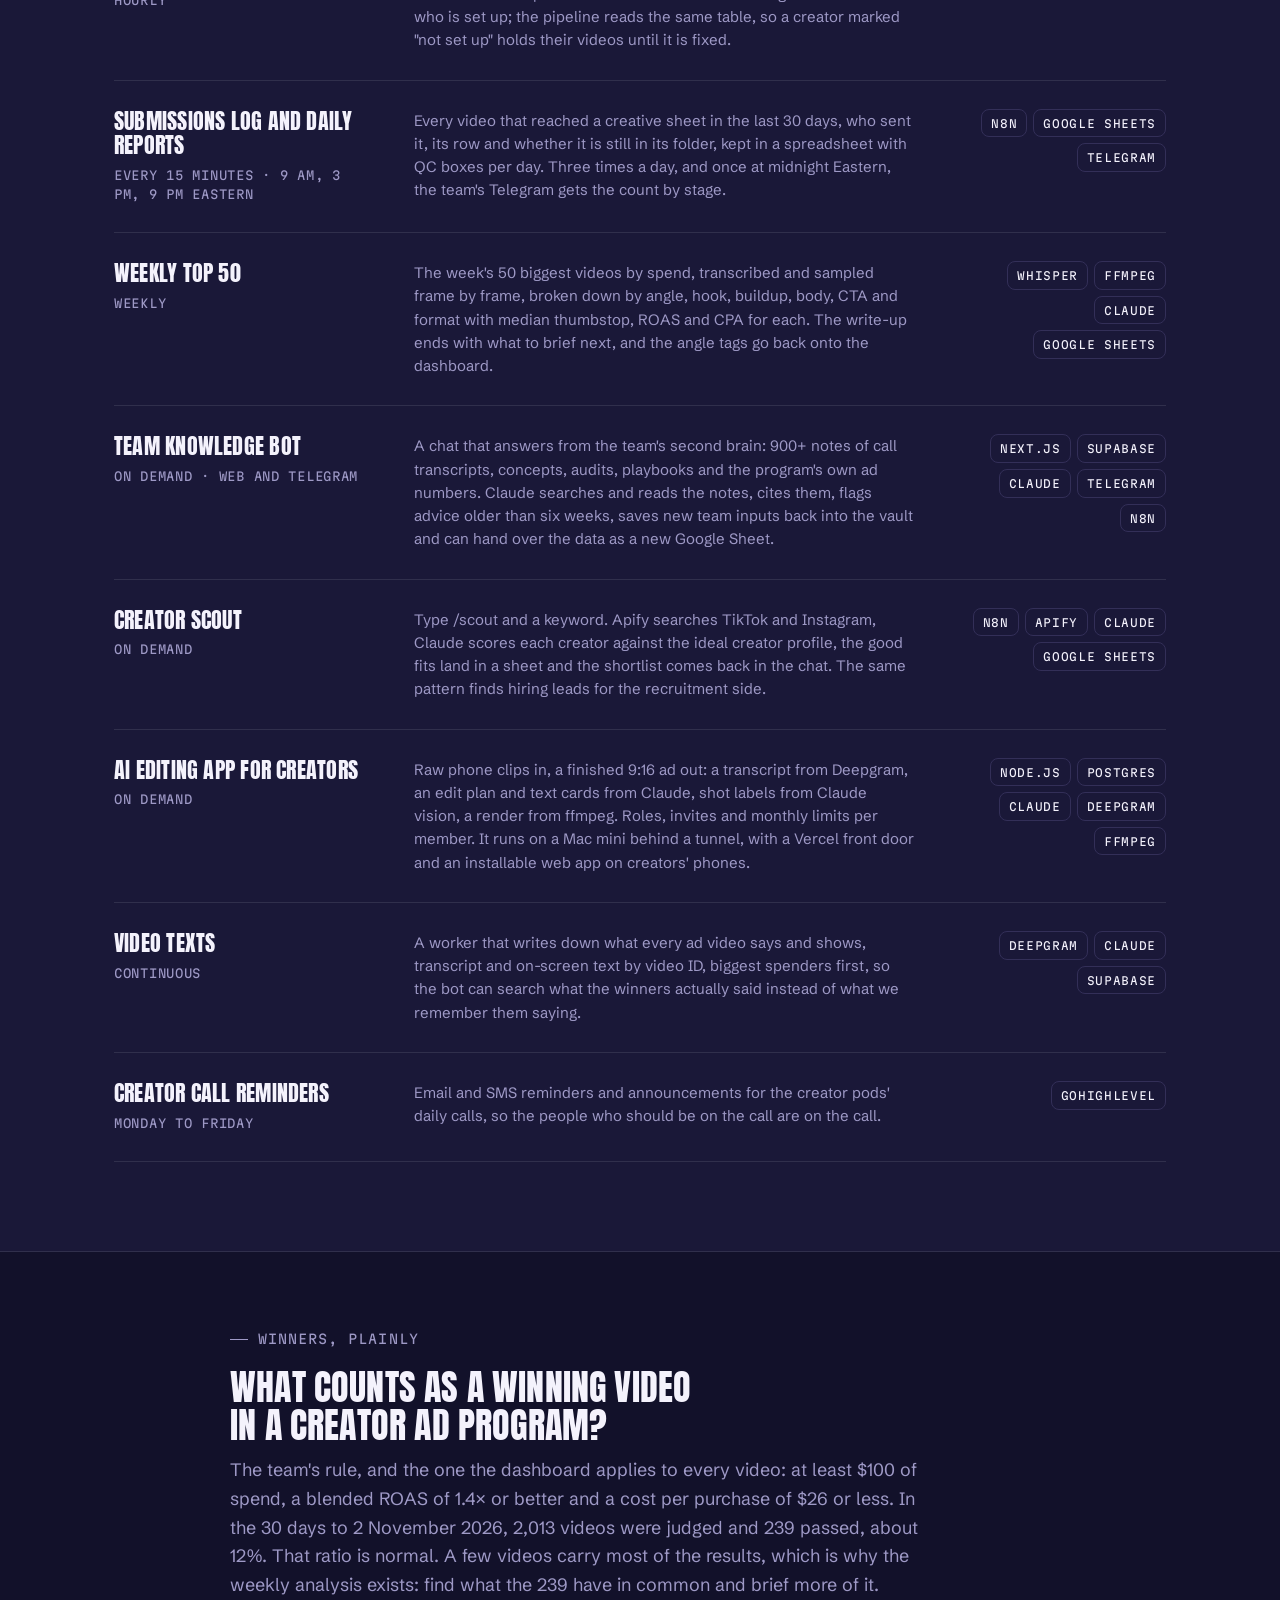
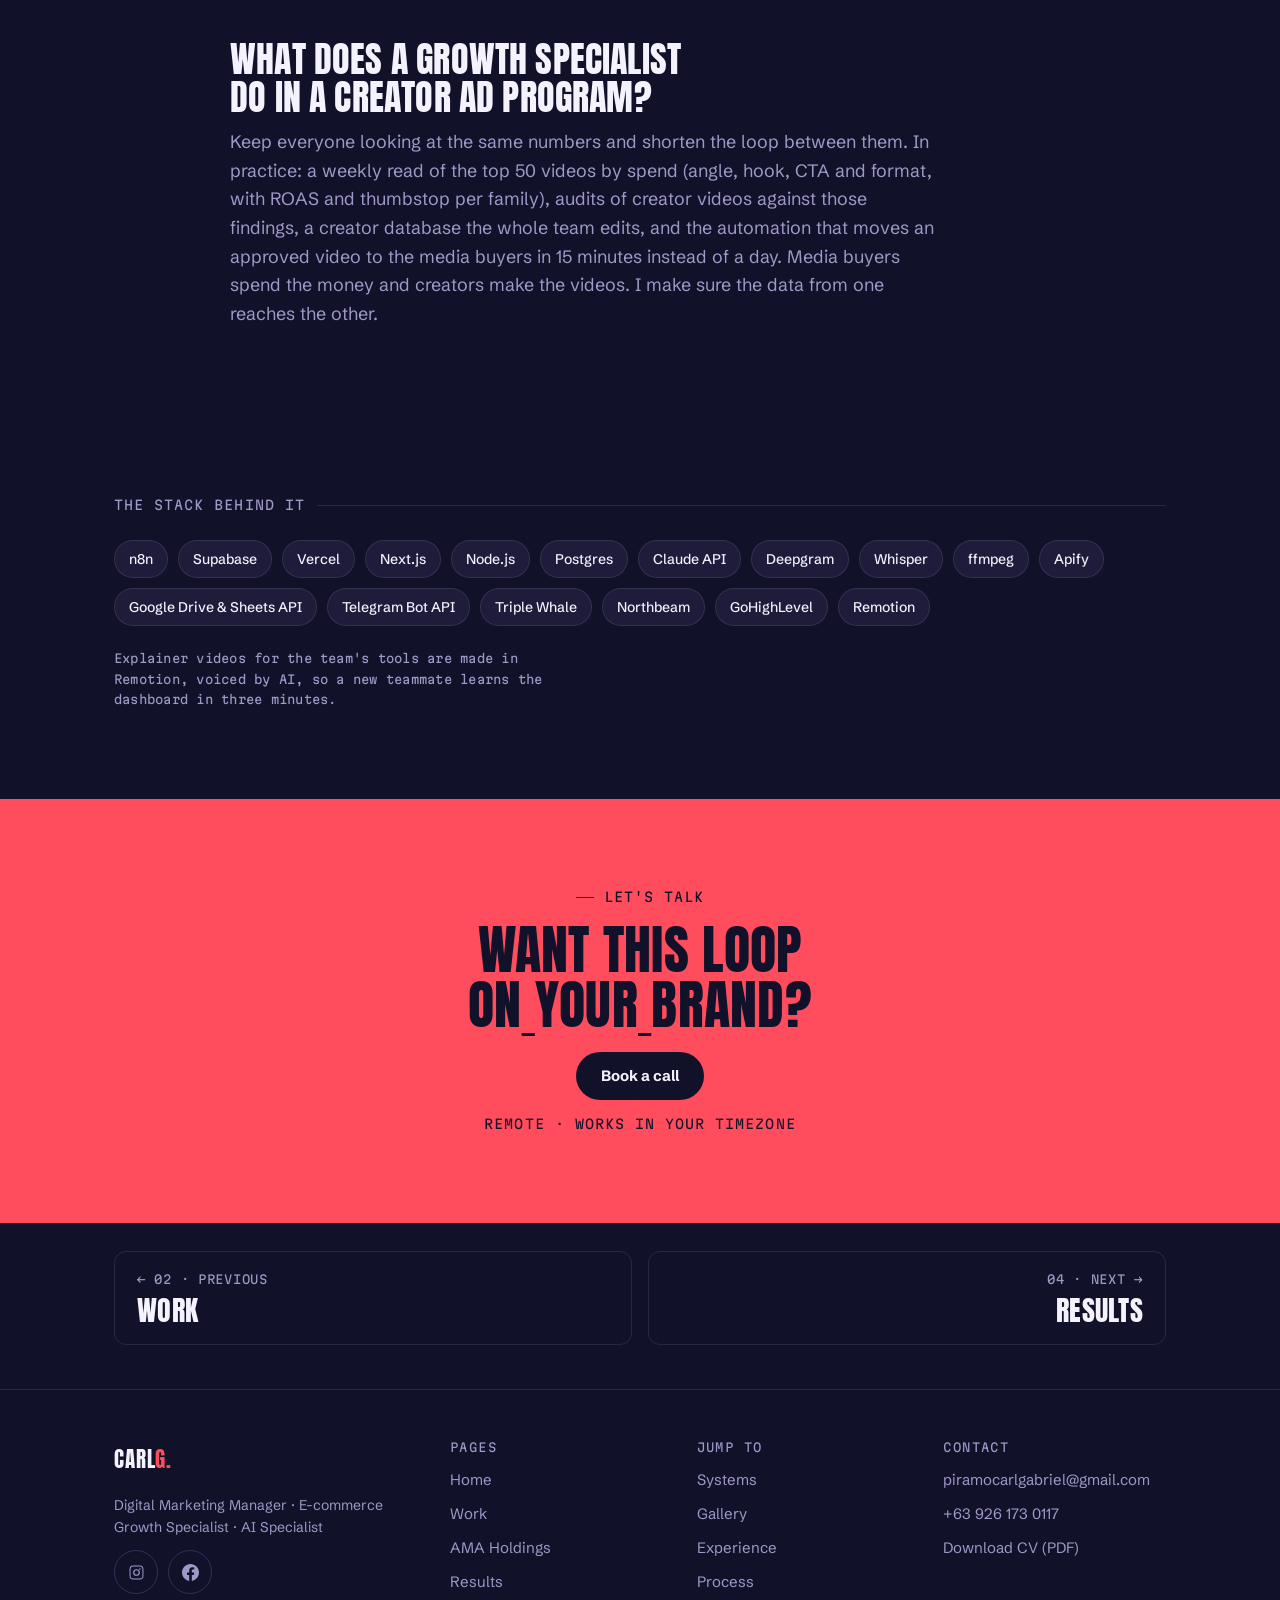
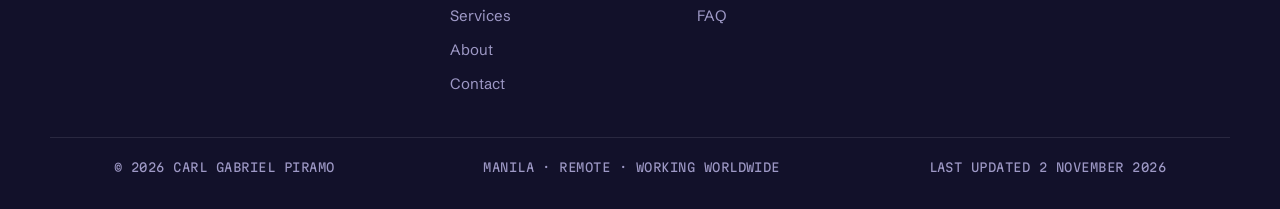
<file: ama-holdings.html>
<!DOCTYPE html>
<html lang="en">
<head>
<meta charset="utf-8">
<meta name="viewport" content="width=device-width, initial-scale=1">
<title>AMA Holdings Case Study | Carl Gabriel Piramo</title>
<meta name="description" content="Growth and automation specialist at AMA Holdings (The Loaded Teashop, Goli): weekly winner analysis, video pipeline, live ad feeds, 800-creator database.">
<meta property="og:type" content="website">
<meta property="og:title" content="AMA Holdings Case Study | Carl Gabriel Piramo">
<meta property="og:description" content="Growth and automation specialist at AMA Holdings (The Loaded Teashop, Goli): weekly winner analysis, video pipeline, live ad feeds, 800-creator database.">
<meta property="og:url" content="https://carlgabriel.vercel.app/ama-holdings.html">
<meta property="og:image" content="https://carlgabriel.vercel.app/assets/media/portrait-carl.png">
<meta property="og:image:alt" content="Portrait of Carl Gabriel Piramo">
<meta property="og:site_name" content="Carl Gabriel Piramo">
<meta name="twitter:card" content="summary_large_image">
<meta name="twitter:title" content="AMA Holdings Case Study | Carl Gabriel Piramo">
<meta name="twitter:description" content="Growth and automation specialist at AMA Holdings (The Loaded Teashop, Goli): weekly winner analysis, video pipeline, live ad feeds, 800-creator database.">
<meta name="twitter:image" content="https://carlgabriel.vercel.app/assets/media/portrait-carl.png">
<meta name="twitter:image:alt" content="Portrait of Carl Gabriel Piramo">
<link rel="canonical" href="https://carlgabriel.vercel.app/ama-holdings.html">
<!-- seo:jsonld -->
<script type="application/ld+json">{"@context":"https://schema.org","@graph":[{"@type":"Person","@id":"https://carlgabriel.vercel.app/#person","name":"Carl Gabriel Piramo","url":"https://carlgabriel.vercel.app/"},{"@type":"WebPage","@id":"https://carlgabriel.vercel.app/ama-holdings.html#webpage","url":"https://carlgabriel.vercel.app/ama-holdings.html","name":"AMA Holdings Case Study | Carl Gabriel Piramo","description":"Growth and automation specialist at AMA Holdings (The Loaded Teashop, Goli): weekly winner analysis, video pipeline, live ad feeds, 800-creator database.","isPartOf":{"@id":"https://carlgabriel.vercel.app/#website"},"about":{"@id":"https://carlgabriel.vercel.app/#person"},"inLanguage":"en","dateModified":"2026-11-02","breadcrumb":{"@id":"https://carlgabriel.vercel.app/ama-holdings.html#breadcrumb"}},{"@type":"BreadcrumbList","@id":"https://carlgabriel.vercel.app/ama-holdings.html#breadcrumb","itemListElement":[{"@type":"ListItem","position":1,"name":"Home","item":"https://carlgabriel.vercel.app/"},{"@type":"ListItem","position":2,"name":"AMA Holdings","item":"https://carlgabriel.vercel.app/ama-holdings.html"}]},{"@type":"FAQPage","@id":"https://carlgabriel.vercel.app/ama-holdings.html#faq","url":"https://carlgabriel.vercel.app/ama-holdings.html","isPartOf":{"@id":"https://carlgabriel.vercel.app/ama-holdings.html#webpage"},"mainEntity":[{"@type":"Question","name":"What counts as a winning video in a creator ad program?","acceptedAnswer":{"@type":"Answer","text":"The team's rule, and the one the dashboard applies to every video: at least $100 of spend, a blended ROAS of 1.4× or better and a cost per purchase of $26 or less. In the 30 days to 2 November 2026, 2,013 videos were judged and 239 passed, about 12%. That ratio is normal. A few videos carry most of the results, which is why the weekly analysis exists: find what the 239 have in common and brief more of it."}},{"@type":"Question","name":"What does a growth specialist do in a creator ad program?","acceptedAnswer":{"@type":"Answer","text":"Keep everyone looking at the same numbers and shorten the loop between them. In practice: a weekly read of the top 50 videos by spend (angle, hook, CTA and format, with ROAS and thumbstop per family), audits of creator videos against those findings, a creator database the whole team edits, and the automation that moves an approved video to the media buyers in 15 minutes instead of a day. Media buyers spend the money and creators make the videos. I make sure the data from one reaches the other."}}]}]}</script>
<!-- /seo:jsonld -->
<link rel="expect" href="#page-title" blocking="render">
<!-- shell:head -->
<meta name="theme-color" content="#12112A">
<link rel="preconnect" href="https://fonts.googleapis.com">
<link rel="preconnect" href="https://fonts.gstatic.com" crossorigin>
<link href="https://fonts.googleapis.com/css2?family=Anton&family=Schibsted+Grotesk:wght@400;500;700&family=Martian+Mono:wght@400;600&display=swap" rel="stylesheet">
<link rel="stylesheet" href="styles.css?v=19">
<noscript><style>.snap-in,.reveal,.is-split .wi,.tape rect,.spend .bar path,.step-node,.steps-line i{opacity:1;transform:none}</style></noscript>
<script type="speculationrules">
{"prefetch":[{"source":"document","where":{"and":[{"selector_matches":"a[href$='.html'], a[href='./']"},{"not":{"selector_matches":"[download], [target='_blank']"}}]},"eagerness":"moderate"}]}
</script>
<script>
/* Page transitions (styles.css 26): a title morphs between a Home tile and the page title heading.
   It is named only while on screen and only when the other side of the navigation is
   Home, and never when the navigation lands on a #section. Arriving through a
   transition skips the banner's own load choreography (.vt-arrive). */
(function () {
  var TARGETS = { 'work.html': 1, 'ama-holdings.html': 1, 'results.html': 1, 'services.html': 1, 'contact.html': 1 };
  function file(url) {
    var p;
    try { p = new URL(url, location.href).pathname; } catch (e) { return ''; }
    return p.slice(p.lastIndexOf('/') + 1) || 'index.html';
  }
  function hash(url) { try { return new URL(url, location.href).hash; } catch (e) { return ''; } }
  function visible(el) { var r = el.getBoundingClientRect(); return r.bottom > 0 && r.top < innerHeight; }
  function reset() {
    var named = document.querySelectorAll('[data-vt]');
    for (var i = 0; i < named.length; i++) named[i].style.viewTransitionName = '';
  }
  function shared(other) {
    var here = file(location.href), there = file(other), el = null;
    if (here === 'index.html' && TARGETS[there]) el = document.querySelector('[data-vt="vt-' + there.replace('.html', '') + '"]');
    else if (there === 'index.html' && TARGETS[here]) el = document.querySelector('.page-hero [data-vt]');
    return el && visible(el) ? el : null;
  }
  function name(other) {
    reset();
    var el = other ? shared(other) : null;
    if (el) el.style.viewTransitionName = el.getAttribute('data-vt');
  }
  addEventListener('pageswap', function (e) {
    if (!e.viewTransition) return;
    var to = e.activation && e.activation.entry ? e.activation.entry.url : null;
    name(to && !hash(to) ? to : null);
  });
  addEventListener('pagereveal', function (e) {
    if (!e.viewTransition) return;
    document.documentElement.classList.add('vt-arrive');
    var nav = window.navigation;
    var from = nav && nav.activation && nav.activation.from ? nav.activation.from.url : null;
    name(location.hash ? null : from);
  });
})();
</script>
<!-- /shell:head -->
</head>
<body data-page="ama" class="has-jump">

<!-- shell:nav -->
<a class="skip" href="#main">Skip to content</a>

<nav class="nav" aria-label="Main">
  <div class="nav-inner">
    <a class="brand" href="./" aria-label="Carl G. home">CARL<b>G.</b></a>
    <a class="btn btn--primary btn--sm nav-cta" href="contact.html" data-nav="contact">Book a call</a>
    <button class="nav-toggle" type="button" aria-expanded="false" aria-controls="navMenu" aria-label="Open menu">
      <span class="nav-toggle-bar" aria-hidden="true"></span>
      <span class="nav-toggle-bar" aria-hidden="true"></span>
      <span class="nav-toggle-bar" aria-hidden="true"></span>
    </button>
    <div class="nav-menu" id="navMenu">
      <ul class="nav-links">
        <li class="nav-home" style="--i:0"><a href="./" data-nav="home">Home</a></li>
        <li style="--i:1"><a href="work.html" data-nav="work">Work</a></li>
        <li style="--i:2"><a href="ama-holdings.html" data-nav="ama" aria-current="page">Case study</a></li>
        <li style="--i:3"><a href="results.html" data-nav="results">Results</a></li>
        <li style="--i:4"><a href="services.html" data-nav="services">Services</a></li>
        <li style="--i:5"><a href="about.html" data-nav="about">About</a></li>
      </ul>
    </div>
  </div>
  <div class="pagebar" aria-hidden="true"><i></i></div>
</nav>
<!-- /shell:nav -->

<main id="main">

<header class="page-hero" id="top">
  <div class="wrap">
    <p class="eyebrow snap-in d1"><span class="ph-index">03</span><span class="ph-sep" aria-hidden="true">·</span>Case study · AMA Holdings · The Loaded Teashop</p>
    <h1 class="hook page-title" id="page-title" data-split data-vt="vt-ama-holdings">The growth desk behind <em>US$44M of creator ads.</em></h1>
    <p class="lede snap-in d3">AMA Holdings is the US owner of The Loaded Teashop and Goli Nutrition. The Loaded Teashop sells through a creator ad program: hundreds of creators uploading to briefs, media buyers scaling the winners on Meta and TikTok. Since October 2026 I run its growth and automation.</p>
    <div class="hero-ctas snap-in d4">
      <a class="btn btn--primary" href="contact.html">Book a call</a>
      <a class="btn--link" href="#automations">See the systems ↓</a>
    </div>
  </div>
</header>

<nav class="jumpnav" aria-label="On this page">
  <ul class="jumpnav-list">
    <li><a href="#scale">The scale</a></li>
    <li><a href="#loop">The loop</a></li>
    <li><a href="#run">What I run</a></li>
    <li><a href="#automations">Systems</a></li>
    <li><a href="#winners">Winners</a></li>
    <li><a href="#stack">Stack</a></li>
  </ul>
</nav>

<section class="section" id="scale">
  <div class="wrap">
    <h2 class="sub-head mono-line reveal">The scale</h2>
    <div class="stats-grid stats-grid--6" data-stagger="90">
      <article class="stat stat--hl card card--lift">
        <span class="ic-tile ic-tile--solid" aria-hidden="true"><svg viewBox="0 0 24 24" fill="none" stroke="currentColor" stroke-width="1.8" stroke-linecap="round" stroke-linejoin="round"><path d="M23 6l-9.5 9.5-5-5L1 18"/><path d="M17 6h6v6"/></svg></span>
        <span class="stat-num"><span class="pre">US$</span><span class="val" data-count="44.2">44.2</span><span class="suf">M</span></span>
        <span class="stat-label">Creator ad spend tracked</span>
      </article>
      <article class="stat card card--lift">
        <span class="ic-tile" aria-hidden="true"><svg viewBox="0 0 24 24" fill="none" stroke="currentColor" stroke-width="1.8" stroke-linecap="round" stroke-linejoin="round"><circle cx="12" cy="12" r="10"/><path d="M12 6v6l4 2"/></svg></span>
        <span class="stat-num"><span class="pre">US$</span><span class="val" data-count="13.9">13.9</span><span class="suf">M</span></span>
        <span class="stat-label">Ad spend in the last month</span>
      </article>
      <article class="stat card card--lift">
        <span class="ic-tile ic-tile--win" aria-hidden="true"><svg viewBox="0 0 24 24" fill="none" stroke="currentColor" stroke-width="1.8" stroke-linecap="round" stroke-linejoin="round"><circle cx="12" cy="12" r="10"/><circle cx="12" cy="12" r="6"/><circle cx="12" cy="12" r="2"/></svg></span>
        <span class="stat-num"><span class="val" data-count="239">239</span></span>
        <span class="stat-label">Winning videos in a month</span>
      </article>
      <article class="stat card card--lift">
        <span class="ic-tile ic-tile--blue" aria-hidden="true"><svg viewBox="0 0 24 24" fill="none" stroke="currentColor" stroke-width="1.8" stroke-linecap="round" stroke-linejoin="round"><path d="M17 21v-2a4 4 0 0 0-4-4H5a4 4 0 0 0-4 4v2"/><circle cx="9" cy="7" r="4"/><path d="M23 21v-2a4 4 0 0 0-3-3.87"/><path d="M16 3.13a4 4 0 0 1 0 7.75"/></svg></span>
        <span class="stat-num"><span class="val" data-count="833">833</span></span>
        <span class="stat-label">Creators in the database I built</span>
      </article>
      <article class="stat card card--lift">
        <span class="ic-tile" aria-hidden="true"><svg viewBox="0 0 24 24" fill="none" stroke="currentColor" stroke-width="1.8" stroke-linecap="round" stroke-linejoin="round"><path d="M4 2v20l2.67-1.5L9.33 22 12 20.5 14.67 22l2.66-1.5L20 22V2l-2.67 1.5L14.67 2 12 3.5 9.33 2 6.67 3.5Z"/><path d="M8 8h8"/><path d="M8 12h8"/><path d="M8 16h5"/></svg></span>
        <span class="stat-num"><span class="val" data-count="2394">2,394</span></span>
        <span class="stat-label">Videos sent to the media buyers</span>
      </article>
      <article class="stat card card--lift">
        <span class="ic-tile ic-tile--blue" aria-hidden="true"><svg viewBox="0 0 24 24" fill="none" stroke="currentColor" stroke-width="1.8" stroke-linecap="round" stroke-linejoin="round"><rect x="3" y="5" width="18" height="14" rx="2"/><path d="m10 9 5 3-5 3Z"/></svg></span>
        <span class="stat-num"><span class="val" data-count="20">20</span><span class="suf">K+</span></span>
        <span class="stat-label">Videos uploaded by creators</span>
      </article>
    </div>
    <p class="mono-line provenance reveal">Every figure is from the program's own systems, as of 2 November 2026. Media buyers spend, creators film, I build the loop between them.</p>

    <figure class="spend card reveal">
    <div class="spend-head"><h3>Weekly ad spend: <b>US$30.60M</b></h3><span class="mono-line">13 weeks to Oct 20, 2026 · Meta + TikTok</span></div>
    <div class="spend-scroll">
    <svg viewBox="0 0 920 250" role="img" aria-label="Column chart of weekly creator ad spend for the 13 weeks from July 22 to October 20, 2026. Spend climbs from about 1.8 million dollars a week in late July to a peak of 3.77 million in the week of September 23, then holds above 3 million a week through October.">
    <g class="grid">
    <line x1="56" x2="904" y1="214.0" y2="214.0"/>
    <line x1="56" x2="904" y1="167.0" y2="167.0"/>
    <line x1="56" x2="904" y1="120.0" y2="120.0"/>
    <line x1="56" x2="904" y1="73.0" y2="73.0"/>
    <line x1="56" x2="904" y1="26.0" y2="26.0"/>
    </g>
    <g class="axis">
    <text x="46" y="171.0" text-anchor="end">$1M</text>
    <text x="46" y="124.0" text-anchor="end">$2M</text>
    <text x="46" y="77.0" text-anchor="end">$3M</text>
    <text x="46" y="30.0" text-anchor="end">$4M</text>
    <text x="88.6" y="236" text-anchor="middle">Jul 22</text>
    <text x="349.5" y="236" text-anchor="middle">Aug 19</text>
    <text x="610.5" y="236" text-anchor="middle">Sep 16</text>
    <text x="871.4" y="236" text-anchor="middle">Oct 14</text>
    </g>
    <g class="bars">
    <g class="bar b0" tabindex="0" role="img" aria-label="Jul 22 to Jul 28: 1.79 million dollars at 1.69x blended ROAS" style="--i:0">
    <rect class="hit" x="58.0" y="22" width="61.2" height="196.0" rx="6"/>
    <path d="M76.6 214.0 V133.8 Q76.6 129.8 80.6 129.8 H96.6 Q100.6 129.8 100.6 133.8 V214.0 Z"/>
    </g>
    <g class="bar b1" tabindex="0" role="img" aria-label="Jul 29 to Aug 4: 1.73 million dollars at 1.79x blended ROAS" style="--i:1">
    <rect class="hit" x="123.2" y="22" width="61.2" height="196.0" rx="6"/>
    <path d="M141.8 214.0 V136.6 Q141.8 132.6 145.8 132.6 H161.8 Q165.8 132.6 165.8 136.6 V214.0 Z"/>
    </g>
    <g class="bar b2" tabindex="0" role="img" aria-label="Aug 5 to Aug 11: 1.42 million dollars at 1.83x blended ROAS" style="--i:2">
    <rect class="hit" x="188.5" y="22" width="61.2" height="196.0" rx="6"/>
    <path d="M207.1 214.0 V151.3 Q207.1 147.3 211.1 147.3 H227.1 Q231.1 147.3 231.1 151.3 V214.0 Z"/>
    </g>
    <g class="bar b3" tabindex="0" role="img" aria-label="Aug 12 to Aug 18: 1.92 million dollars at 1.75x blended ROAS" style="--i:3">
    <rect class="hit" x="253.7" y="22" width="61.2" height="196.0" rx="6"/>
    <path d="M272.3 214.0 V128.0 Q272.3 124.0 276.3 124.0 H292.3 Q296.3 124.0 296.3 128.0 V214.0 Z"/>
    </g>
    <g class="bar b4" tabindex="0" role="img" aria-label="Aug 19 to Aug 25: 1.03 million dollars at 1.73x blended ROAS" style="--i:4">
    <rect class="hit" x="318.9" y="22" width="61.2" height="196.0" rx="6"/>
    <path d="M337.5 214.0 V169.8 Q337.5 165.8 341.5 165.8 H357.5 Q361.5 165.8 361.5 169.8 V214.0 Z"/>
    </g>
    <g class="bar b5" tabindex="0" role="img" aria-label="Aug 26 to Sep 1: 2.00 million dollars at 1.38x blended ROAS" style="--i:5">
    <rect class="hit" x="384.2" y="22" width="61.2" height="196.0" rx="6"/>
    <path d="M402.8 214.0 V124.1 Q402.8 120.1 406.8 120.1 H422.8 Q426.8 120.1 426.8 124.1 V214.0 Z"/>
    </g>
    <g class="bar b6" tabindex="0" role="img" aria-label="Sep 2 to Sep 8: 1.72 million dollars at 1.40x blended ROAS" style="--i:6">
    <rect class="hit" x="449.4" y="22" width="61.2" height="196.0" rx="6"/>
    <path d="M468.0 214.0 V137.0 Q468.0 133.0 472.0 133.0 H488.0 Q492.0 133.0 492.0 137.0 V214.0 Z"/>
    </g>
    <g class="bar b7" tabindex="0" role="img" aria-label="Sep 9 to Sep 15: 2.50 million dollars at 1.44x blended ROAS" style="--i:7">
    <rect class="hit" x="514.6" y="22" width="61.2" height="196.0" rx="6"/>
    <path d="M533.2 214.0 V100.5 Q533.2 96.5 537.2 96.5 H553.2 Q557.2 96.5 557.2 100.5 V214.0 Z"/>
    </g>
    <g class="bar b8" tabindex="0" role="img" aria-label="Sep 16 to Sep 22: 3.29 million dollars at 1.39x blended ROAS" style="--i:8">
    <rect class="hit" x="579.8" y="22" width="61.2" height="196.0" rx="6"/>
    <path d="M598.5 214.0 V63.5 Q598.5 59.5 602.5 59.5 H618.5 Q622.5 59.5 622.5 63.5 V214.0 Z"/>
    </g>
    <g class="bar b9" tabindex="0" role="img" aria-label="Sep 23 to Sep 29: 3.77 million dollars at 1.42x blended ROAS" style="--i:9">
    <rect class="hit" x="645.1" y="22" width="61.2" height="196.0" rx="6"/>
    <path d="M663.7 214.0 V40.7 Q663.7 36.7 667.7 36.7 H683.7 Q687.7 36.7 687.7 40.7 V214.0 Z"/>
    </g>
    <g class="bar b10" tabindex="0" role="img" aria-label="Sep 30 to Oct 6: 3.30 million dollars at 1.48x blended ROAS" style="--i:10">
    <rect class="hit" x="710.3" y="22" width="61.2" height="196.0" rx="6"/>
    <path d="M728.9 214.0 V62.7 Q728.9 58.7 732.9 58.7 H748.9 Q752.9 58.7 752.9 62.7 V214.0 Z"/>
    </g>
    <g class="bar b11" tabindex="0" role="img" aria-label="Oct 7 to Oct 13: 3.04 million dollars at 1.68x blended ROAS" style="--i:11">
    <rect class="hit" x="775.5" y="22" width="61.2" height="196.0" rx="6"/>
    <path d="M794.2 214.0 V75.2 Q794.2 71.2 798.2 71.2 H814.2 Q818.2 71.2 818.2 75.2 V214.0 Z"/>
    </g>
    <g class="bar b12" tabindex="0" role="img" aria-label="Oct 14 to Oct 20: 3.10 million dollars at 1.18x blended ROAS" style="--i:12">
    <rect class="hit" x="840.8" y="22" width="61.2" height="196.0" rx="6"/>
    <path d="M859.4 214.0 V72.5 Q859.4 68.5 863.4 68.5 H879.4 Q883.4 68.5 883.4 72.5 V214.0 Z"/>
    </g>
    </g>
    <g class="labs">
    <text class="lab" x="675.7" y="27.7">US$3.77M</text>
    <text class="lab" x="871.4" y="59.5">US$3.10M</text>
    </g>
    <g class="tips">
    <g class="tip t0"><rect x="56.0" y="63.8" width="150" height="44" rx="8"/><text class="tip-k" x="131.0" y="79.8">JUL 22 TO JUL 28</text><text x="131.0" y="96.8">US$1.79M · 1.69× ROAS</text></g>
    <g class="tip t1"><rect x="78.8" y="66.6" width="150" height="44" rx="8"/><text class="tip-k" x="153.8" y="82.6">JUL 29 TO AUG 4</text><text x="153.8" y="99.6">US$1.73M · 1.79× ROAS</text></g>
    <g class="tip t2"><rect x="144.1" y="81.3" width="150" height="44" rx="8"/><text class="tip-k" x="219.1" y="97.3">AUG 5 TO AUG 11</text><text x="219.1" y="114.3">US$1.42M · 1.83× ROAS</text></g>
    <g class="tip t3"><rect x="209.3" y="58.0" width="150" height="44" rx="8"/><text class="tip-k" x="284.3" y="74.0">AUG 12 TO AUG 18</text><text x="284.3" y="91.0">US$1.92M · 1.75× ROAS</text></g>
    <g class="tip t4"><rect x="274.5" y="99.8" width="150" height="44" rx="8"/><text class="tip-k" x="349.5" y="115.8">AUG 19 TO AUG 25</text><text x="349.5" y="132.8">US$1.03M · 1.73× ROAS</text></g>
    <g class="tip t5"><rect x="339.8" y="54.1" width="150" height="44" rx="8"/><text class="tip-k" x="414.8" y="70.1">AUG 26 TO SEP 1</text><text x="414.8" y="87.1">US$2.00M · 1.38× ROAS</text></g>
    <g class="tip t6"><rect x="405.0" y="67.0" width="150" height="44" rx="8"/><text class="tip-k" x="480.0" y="83.0">SEP 2 TO SEP 8</text><text x="480.0" y="100.0">US$1.72M · 1.40× ROAS</text></g>
    <g class="tip t7"><rect x="470.2" y="30.5" width="150" height="44" rx="8"/><text class="tip-k" x="545.2" y="46.5">SEP 9 TO SEP 15</text><text x="545.2" y="63.5">US$2.50M · 1.44× ROAS</text></g>
    <g class="tip t8"><rect x="535.5" y="71.5" width="150" height="44" rx="8"/><text class="tip-k" x="610.5" y="87.5">SEP 16 TO SEP 22</text><text x="610.5" y="104.5">US$3.29M · 1.39× ROAS</text></g>
    <g class="tip t9"><rect x="600.7" y="48.7" width="150" height="44" rx="8"/><text class="tip-k" x="675.7" y="64.7">SEP 23 TO SEP 29</text><text x="675.7" y="81.7">US$3.77M · 1.42× ROAS</text></g>
    <g class="tip t10"><rect x="665.9" y="70.7" width="150" height="44" rx="8"/><text class="tip-k" x="740.9" y="86.7">SEP 30 TO OCT 6</text><text x="740.9" y="103.7">US$3.30M · 1.48× ROAS</text></g>
    <g class="tip t11"><rect x="731.2" y="5.2" width="150" height="44" rx="8"/><text class="tip-k" x="806.2" y="21.2">OCT 7 TO OCT 13</text><text x="806.2" y="38.2">US$3.04M · 1.68× ROAS</text></g>
    <g class="tip t12"><rect x="754.0" y="80.5" width="150" height="44" rx="8"/><text class="tip-k" x="829.0" y="96.5">OCT 14 TO OCT 20</text><text x="829.0" y="113.5">US$3.10M · 1.18× ROAS</text></g>
    </g>
    </svg>
    </div>
    <ol class="spend-rows" aria-label="Weekly ad spend, 13 weeks">
      <li><span class="sr-wk">Jul 22</span><i style="--w:47%"></i><b>US$1.79M</b><small>1.69×</small></li>
      <li><span class="sr-wk">Jul 29</span><i style="--w:46%"></i><b>US$1.73M</b><small>1.79×</small></li>
      <li><span class="sr-wk">Aug 5</span><i style="--w:38%"></i><b>US$1.42M</b><small>1.83×</small></li>
      <li><span class="sr-wk">Aug 12</span><i style="--w:51%"></i><b>US$1.92M</b><small>1.75×</small></li>
      <li><span class="sr-wk">Aug 19</span><i style="--w:27%"></i><b>US$1.03M</b><small>1.73×</small></li>
      <li><span class="sr-wk">Aug 26</span><i style="--w:53%"></i><b>US$2.00M</b><small>1.38×</small></li>
      <li><span class="sr-wk">Sep 2</span><i style="--w:46%"></i><b>US$1.72M</b><small>1.40×</small></li>
      <li><span class="sr-wk">Sep 9</span><i style="--w:66%"></i><b>US$2.50M</b><small>1.44×</small></li>
      <li><span class="sr-wk">Sep 16</span><i style="--w:87%"></i><b>US$3.29M</b><small>1.39×</small></li>
      <li class="is-peak"><span class="sr-wk">Sep 23</span><i style="--w:100%"></i><b>US$3.77M</b><small>1.42×</small></li>
      <li><span class="sr-wk">Sep 30</span><i style="--w:88%"></i><b>US$3.30M</b><small>1.48×</small></li>
      <li><span class="sr-wk">Oct 7</span><i style="--w:81%"></i><b>US$3.04M</b><small>1.68×</small></li>
      <li><span class="sr-wk">Oct 14</span><i style="--w:82%"></i><b>US$3.10M</b><small>1.18×</small></li>
    </ol>
    <div class="spend-foot"><span class="mono-line">Source: the creator platform, Oct 21, 2026</span><span class="mono-line spend-foot-hint">Tap or hover a column for the week</span></div>
    <details class="spend-table"><summary>See the 13 weeks as a table</summary><table><thead><tr><th scope="col">Week (2026)</th><th scope="col">Ad spend</th><th scope="col">Blended ROAS</th></tr></thead><tbody><tr><td>Jul 22 to Jul 28</td><td>US$1.79M</td><td>1.69×</td></tr><tr><td>Jul 29 to Aug 4</td><td>US$1.73M</td><td>1.79×</td></tr><tr><td>Aug 5 to Aug 11</td><td>US$1.42M</td><td>1.83×</td></tr><tr><td>Aug 12 to Aug 18</td><td>US$1.92M</td><td>1.75×</td></tr><tr><td>Aug 19 to Aug 25</td><td>US$1.03M</td><td>1.73×</td></tr><tr><td>Aug 26 to Sep 1</td><td>US$2.00M</td><td>1.38×</td></tr><tr><td>Sep 2 to Sep 8</td><td>US$1.72M</td><td>1.40×</td></tr><tr><td>Sep 9 to Sep 15</td><td>US$2.50M</td><td>1.44×</td></tr><tr><td>Sep 16 to Sep 22</td><td>US$3.29M</td><td>1.39×</td></tr><tr><td>Sep 23 to Sep 29</td><td>US$3.77M</td><td>1.42×</td></tr><tr><td>Sep 30 to Oct 6</td><td>US$3.30M</td><td>1.48×</td></tr><tr><td>Oct 7 to Oct 13</td><td>US$3.04M</td><td>1.68×</td></tr><tr><td>Oct 14 to Oct 20</td><td>US$3.10M</td><td>1.18×</td></tr></tbody></table></details>
    </figure>
  </div>
</section>

<section class="section section--alt" id="loop">
  <div class="wrap">
    <div class="section-head">
      <p class="eyebrow reveal">The loop</p>
      <h2 class="hook" data-split>From upload to live ad, <em>and the numbers back.</em></h2>
      <p class="lede reveal">Creators upload. The team approves. Media buyers launch. The results decide the next brief. Before, each hand-off was a person copying files and rows. Now it looks like this.</p>
    </div>

    <figure class="opsmap reveal">
      <div class="ops-scroll" tabindex="0" role="region" aria-label="Operations map, scrolls horizontally on small screens">
      <svg viewBox="0 0 860 300" role="img" aria-label="Operations map: creators upload, a QA queue fills within a minute, approved videos go to Drive and the creative sheet every 15 minutes, media buyers launch on Meta and TikTok, ad feeds read the numbers every 15 minutes into the team dashboard, bot and weekly report, and the findings become the next briefs for the creators">        <defs>
          <marker id="opsArrow" viewBox="0 0 8 8" refX="7" refY="4" markerWidth="7" markerHeight="7" orient="auto">
            <path d="M0 0L8 4L0 8z" fill="#9E99C6"/>
          </marker>
          <path id="opsA" d="M140 82 L238 82"/>
          <path id="opsB" d="M370 82 L468 82"/>
          <path id="opsC" d="M590 82 L688 82"/>
          <path id="opsD" d="M805 104 L805 194"/>
          <path id="opsE" d="M688 218 L552 218"/>
          <path id="opsF" d="M398 218 L152 218"/>
          <path id="opsG" d="M140 194 L140 106"/>
        </defs>
        <g class="ops-arrows" stroke="#9E99C6" fill="none" stroke-width="1.5">
          <use class="flow" href="#opsA" marker-end="url(#opsArrow)"/>
          <use class="flow" href="#opsB" marker-end="url(#opsArrow)"/>
          <use class="flow" href="#opsC" marker-end="url(#opsArrow)"/>
          <use class="flow flow--return" href="#opsD" marker-end="url(#opsArrow)"/>
          <use class="flow flow--return" href="#opsE" marker-end="url(#opsArrow)"/>
          <use class="flow flow--return" href="#opsF" marker-end="url(#opsArrow)"/>
          <use class="flow flow--return" href="#opsG" marker-end="url(#opsArrow)"/>
        </g>
        <g class="ops-caps" font-family="'Martian Mono', monospace" font-size="9.5" letter-spacing="1.4" fill="#9E99C6" text-anchor="middle">
          <text x="189" y="70">EVERY MINUTE</text>
          <text x="419" y="70">EVERY 15 MIN</text>
          <text x="639" y="70">MEDIA BUYERS</text>
          <text x="791" y="153" text-anchor="end">EVERY 15 MIN</text>
          <text x="620" y="236">FEEDS</text>
          <text x="275" y="236">WEEKLY TOP 50</text>
          <text x="152" y="153" text-anchor="start">NEXT BRIEFS</text>
        </g>
        <g class="ops-nodes" font-family="'Martian Mono', monospace" letter-spacing="2">
          <g class="node ops-node ops-node--creator">
            <rect x="20" y="60" width="120" height="44" rx="22" fill="none" stroke="#FF4D5E"/>
            <text class="t" x="80" y="86" text-anchor="middle" fill="#FF4D5E" font-size="12">UPLOAD</text>
            <text class="s" x="80" y="124" text-anchor="middle" fill="#9E99C6" font-size="9.5" letter-spacing="1.2">CREATORS · BRIEFS</text>
          </g>
          <g class="node ops-node ops-node--sys">
            <rect x="240" y="60" width="130" height="44" rx="22" fill="none" stroke="#6C8BFF"/>
            <text class="t" x="305" y="86" text-anchor="middle" fill="#6C8BFF" font-size="12">QA QUEUE</text>
            <text class="s" x="305" y="124" text-anchor="middle" fill="#9E99C6" font-size="9.5" letter-spacing="1.2">APPROVE · FIX · HOLD</text>
          </g>
          <g class="node ops-node ops-node--sys">
            <rect x="470" y="60" width="120" height="44" rx="22" fill="none" stroke="#6C8BFF"/>
            <text class="t" x="530" y="86" text-anchor="middle" fill="#6C8BFF" font-size="12">SEND</text>
            <text class="s" x="530" y="124" text-anchor="middle" fill="#9E99C6" font-size="9.5" letter-spacing="1.2">DRIVE + CREATIVE SHEET</text>
          </g>
          <g class="node ops-node ops-node--ads">
            <rect x="690" y="60" width="130" height="44" rx="22" fill="none" stroke="#F4F2FC"/>
            <text class="t" x="755" y="86" text-anchor="middle" fill="#F4F2FC" font-size="12">LIVE ADS</text>
            <text class="s" x="755" y="124" text-anchor="middle" fill="#9E99C6" font-size="9.5" letter-spacing="1.2">META · TIKTOK</text>
          </g>
          <g class="node ops-node ops-node--sys">
            <rect x="690" y="196" width="130" height="44" rx="22" fill="none" stroke="#6C8BFF"/>
            <text class="t" x="755" y="222" text-anchor="middle" fill="#6C8BFF" font-size="12">NUMBERS</text>
            <text class="s" x="755" y="260" text-anchor="middle" fill="#9E99C6" font-size="9.5" letter-spacing="1.2">META · TRIPLE WHALE · NORTHBEAM</text>
          </g>
          <g class="node ops-node ops-node--sys">
            <rect x="400" y="196" width="150" height="44" rx="22" fill="none" stroke="#6C8BFF"/>
            <text class="t" x="475" y="222" text-anchor="middle" fill="#6C8BFF" font-size="12">TEAM</text>
            <text class="s" x="475" y="260" text-anchor="middle" fill="#9E99C6" font-size="9.5" letter-spacing="1.2">DASHBOARD · BOT · REPORT</text>
          </g>
          <g class="node ops-node ops-node--creator">
            <rect x="20" y="196" width="130" height="44" rx="22" fill="none" stroke="#FF4D5E"/>
            <text class="t" x="85" y="222" text-anchor="middle" fill="#FF4D5E" font-size="12">BRIEFS</text>
            <text class="s" x="85" y="260" text-anchor="middle" fill="#9E99C6" font-size="9.5" letter-spacing="1.2">WHAT TO MAKE NEXT</text>
          </g>
        </g>
      </svg>
      </div>
      <ol class="ops-steps" aria-label="The loop, step by step">
        <li>Creators upload<small>To briefs, on the creator platform</small></li>
        <li>QA queue<small>Within a minute</small></li>
        <li>Drive and creative sheet<small>Every 15 minutes</small></li>
        <li>Media buyers launch<small>Meta and TikTok</small></li>
        <li>Ad feeds read the numbers<small>Every 15 minutes: Meta, Triple Whale, Northbeam</small></li>
        <li>Dashboard, bot, weekly report<small>The whole team, the same numbers</small></li>
        <li>Next briefs back to the creators<small>What to make next</small></li>
      </ol>
      <figcaption>Coral is the creators' side, blue is what I built, white is the media buyers' ad accounts. <strong>One loop, no copying and pasting.</strong></figcaption>
    </figure>

    <ul class="ops-legend" data-stagger="90">
      <li>
        <b>Every minute</b>
        <p>New uploads land in the QA queue with flavor, funnel stage and whitelist handles filled in, and anything missing flagged on the card.</p>
      </li>
      <li>
        <b>Every 15 minutes</b>
        <p>Approved videos go to Drive and the creative sheet, and the ad feed refreshes spend, ROAS and pass or fail for every video.</p>
      </li>
      <li>
        <b>Every hour, every day, every week</b>
        <p>Creators sync, upload history and the submissions log run on the hour. Reports post to Telegram three times a day. The top 50 gets read every week.</p>
      </li>
    </ul>
  </div>
</section>

<section class="section" id="run">
  <div class="wrap">
    <div class="section-head">
      <p class="eyebrow reveal">What I run</p>
      <h2 class="hook" data-split>Three jobs, <em>one person.</em></h2>
      <p class="lede reveal">Growth specialist is the title. In practice it splits into reading the data, running the creators and building the systems, and the point is that the same person does all three.</p>
    </div>

    <div class="run-grid" data-stagger="100">
      <article class="run card card--lift">
        <span class="ic-tile ic-tile--solid" aria-hidden="true"><svg viewBox="0 0 24 24" fill="none" stroke="currentColor" stroke-width="1.8" stroke-linecap="round" stroke-linejoin="round"><path d="M23 6l-9.5 9.5-5-5L1 18"/><path d="M17 6h6v6"/></svg></span>
        <span class="chip chip--accent">Growth</span>
        <h3 class="card-title">Read what wins, every week</h3>
        <p>The 50 videos with the most spend among the week's uploads, each downloaded, transcribed and sampled frame by frame, then sorted by angle, hook, buildup, body, CTA and format.</p>
        <ul class="run-list">
          <li>Median thumbstop, ROAS and CPA per family of winners, so a brief can ask for the family, not a guess.</li>
          <li>Audits of creator videos against those findings, written so a creator can act on them.</li>
          <li>One rule for a winner, applied to every video by the dashboard: ROAS 1.4× and CPA $26 or better on $100+ of spend.</li>
          <li>Brief, product and funnel performance tables the team can quote in the Monday call.</li>
        </ul>
      </article>
      <article class="run card card--lift">
        <span class="ic-tile ic-tile--win" aria-hidden="true"><svg viewBox="0 0 24 24" fill="none" stroke="currentColor" stroke-width="1.8" stroke-linecap="round" stroke-linejoin="round"><path d="M17 21v-2a4 4 0 0 0-4-4H5a4 4 0 0 0-4 4v2"/><circle cx="9" cy="7" r="4"/><path d="M23 21v-2a4 4 0 0 0-3-3.87"/><path d="M16 3.13a4 4 0 0 1 0 7.75"/></svg></span>
        <span class="chip chip--win">Creators</span>
        <h3 class="card-title">833 creators, one database</h3>
        <p>Handles, whitelist status, tier and drop lists in one table the whole team edits, instead of five spreadsheets that disagreed.</p>
        <ul class="run-list">
          <li>Hourly sync from the creator platform fills missing handles and marks who is set up. Team edits are never overwritten.</li>
          <li>A video whose creator is not whitelisted is held with the reason on the card, so nothing ships that can't run.</li>
          <li>Creator Scout: a chat command that searches TikTok and Instagram, scores each creator against the ideal profile and returns a shortlist.</li>
          <li>Roster reads: who is uploading, who went quiet, who got samples and never posted.</li>
        </ul>
      </article>
      <article class="run card card--lift">
        <span class="ic-tile ic-tile--blue" aria-hidden="true"><svg viewBox="0 0 24 24" fill="none" stroke="currentColor" stroke-width="1.8" stroke-linecap="round" stroke-linejoin="round"><rect x="5" y="5" width="14" height="14" rx="2"/><rect x="9" y="9" width="6" height="6"/><path d="M9 1v4M15 1v4M9 19v4M15 19v4M1 9h4M1 15h4M19 9h4M19 15h4"/></svg></span>
        <span class="chip chip--blue">Automation</span>
        <h3 class="card-title">20+ workflows that report themselves</h3>
        <p>n8n on top of Supabase, Vercel and the Claude API. Every scheduled job writes a run line, and a failure turns a card red on the dashboard instead of going quiet.</p>
        <ul class="run-list">
          <li>The video pipeline: upload to media buyers in 15 minutes, with QA, whitelist checks and daily reports.</li>
          <li>Ad feeds: spend and ROAS from Meta, Triple Whale and Northbeam, refreshed every 15 minutes.</li>
          <li>A knowledge bot on web and Telegram that answers from 900+ team notes and cites them.</li>
          <li>An AI editing app that turns creators' phone clips into finished 9:16 ads.</li>
        </ul>
      </article>
    </div>
  </div>
</section>

<section class="section section--alt" id="automations">
  <div class="wrap">
    <div class="section-head">
      <p class="eyebrow reveal">Systems</p>
      <h2 class="hook" data-split>The systems, <em>one by one.</em></h2>
      <p class="lede reveal">Eleven of them, all in production for The Loaded Teashop team at AMA Holdings. Names are plain on purpose: the team calls them what they do.</p>
    </div>

    <ul class="register" data-stagger="60">
      <li class="reg">
        <div>
          <h3 class="reg-name">Video pipeline</h3>
          <span class="reg-when">Every minute · every 15 minutes</span>
        </div>
        <p>New creator uploads land in a QA queue within a minute, with flavor, funnel stage and whitelist handles filled in. Every 15 minutes the approved videos are downloaded, filed in Drive by day, flavor, creator and funnel stage, and written to the media buyers' creative sheet with the right ad copy. "Send now" skips the wait. A failure writes its own row with the reason.</p>
        <ul class="reg-stack" aria-label="Built with"><li>n8n</li><li>Google Drive</li><li>Google Sheets</li><li>Supabase</li></ul>
      </li>
      <li class="reg">
        <div>
          <h3 class="reg-name">QA tab</h3>
          <span class="reg-when">On demand</span>
        </div>
        <p>The team reviews each video in the dashboard: approve, revision, hold or save for later, and fix a wrong flavor or funnel stage. A fixed funnel stage writes back to the creator platform. A video whose creator has no whitelist set up is held, with the reason on the card.</p>
        <ul class="reg-stack" aria-label="Built with"><li>Vercel</li><li>Supabase</li><li>n8n</li></ul>
      </li>
      <li class="reg">
        <div>
          <h3 class="reg-name">Ad feeds</h3>
          <span class="reg-when">Every 15 minutes</span>
        </div>
        <p>Spend, blended ROAS, Triple Whale and Northbeam ROAS, CPA and a pass or fail against the team's targets for every video, read from the creator platform into the Ads tab, with time frames from today to all time and a campaign table per flavor drop.</p>
        <ul class="reg-stack" aria-label="Built with"><li>n8n</li><li>Supabase</li><li>Triple Whale</li><li>Northbeam</li></ul>
      </li>
      <li class="reg">
        <div>
          <h3 class="reg-name">Creator database and sync</h3>
          <span class="reg-when">Hourly</span>
        </div>
        <p>833 creators with handles, whitelist status, tier and drop lists. Every hour the creator platform's Meta assets fill in missing handles and mark who is set up; the pipeline reads the same table, so a creator marked "not set up" holds their videos until it is fixed.</p>
        <ul class="reg-stack" aria-label="Built with"><li>Supabase</li><li>n8n</li></ul>
      </li>
      <li class="reg">
        <div>
          <h3 class="reg-name">Submissions log and daily reports</h3>
          <span class="reg-when">Every 15 minutes · 9 AM, 3 PM, 9 PM Eastern</span>
        </div>
        <p>Every video that reached a creative sheet in the last 30 days, who sent it, its row and whether it is still in its folder, kept in a spreadsheet with QC boxes per day. Three times a day, and once at midnight Eastern, the team's Telegram gets the count by stage.</p>
        <ul class="reg-stack" aria-label="Built with"><li>n8n</li><li>Google Sheets</li><li>Telegram</li></ul>
      </li>
      <li class="reg">
        <div>
          <h3 class="reg-name">Weekly Top 50</h3>
          <span class="reg-when">Weekly</span>
        </div>
        <p>The week's 50 biggest videos by spend, transcribed and sampled frame by frame, broken down by angle, hook, buildup, body, CTA and format with median thumbstop, ROAS and CPA for each. The write-up ends with what to brief next, and the angle tags go back onto the dashboard.</p>
        <ul class="reg-stack" aria-label="Built with"><li>Whisper</li><li>ffmpeg</li><li>Claude</li><li>Google Sheets</li></ul>
      </li>
      <li class="reg">
        <div>
          <h3 class="reg-name">Team knowledge bot</h3>
          <span class="reg-when">On demand · web and Telegram</span>
        </div>
        <p>A chat that answers from the team's second brain: 900+ notes of call transcripts, concepts, audits, playbooks and the program's own ad numbers. Claude searches and reads the notes, cites them, flags advice older than six weeks, saves new team inputs back into the vault and can hand over the data as a new Google Sheet.</p>
        <ul class="reg-stack" aria-label="Built with"><li>Next.js</li><li>Supabase</li><li>Claude</li><li>Telegram</li><li>n8n</li></ul>
      </li>
      <li class="reg">
        <div>
          <h3 class="reg-name">Creator Scout</h3>
          <span class="reg-when">On demand</span>
        </div>
        <p>Type /scout and a keyword. Apify searches TikTok and Instagram, Claude scores each creator against the ideal creator profile, the good fits land in a sheet and the shortlist comes back in the chat. The same pattern finds hiring leads for the recruitment side.</p>
        <ul class="reg-stack" aria-label="Built with"><li>n8n</li><li>Apify</li><li>Claude</li><li>Google Sheets</li></ul>
      </li>
      <li class="reg">
        <div>
          <h3 class="reg-name">AI editing app for creators</h3>
          <span class="reg-when">On demand</span>
        </div>
        <p>Raw phone clips in, a finished 9:16 ad out: a transcript from Deepgram, an edit plan and text cards from Claude, shot labels from Claude vision, a render from ffmpeg. Roles, invites and monthly limits per member. It runs on a Mac mini behind a tunnel, with a Vercel front door and an installable web app on creators' phones.</p>
        <ul class="reg-stack" aria-label="Built with"><li>Node.js</li><li>Postgres</li><li>Claude</li><li>Deepgram</li><li>ffmpeg</li></ul>
      </li>
      <li class="reg">
        <div>
          <h3 class="reg-name">Video texts</h3>
          <span class="reg-when">Continuous</span>
        </div>
        <p>A worker that writes down what every ad video says and shows, transcript and on-screen text by video ID, biggest spenders first, so the bot can search what the winners actually said instead of what we remember them saying.</p>
        <ul class="reg-stack" aria-label="Built with"><li>Deepgram</li><li>Claude</li><li>Supabase</li></ul>
      </li>
      <li class="reg">
        <div>
          <h3 class="reg-name">Creator call reminders</h3>
          <span class="reg-when">Monday to Friday</span>
        </div>
        <p>Email and SMS reminders and announcements for the creator pods' daily calls, so the people who should be on the call are on the call.</p>
        <ul class="reg-stack" aria-label="Built with"><li>GoHighLevel</li></ul>
      </li>
    </ul>
  </div>
</section>

<section class="section qa" id="winners" aria-label="Winners, plainly">
  <div class="wrap qa-wrap">
    <p class="eyebrow reveal">Winners, plainly</p>
    <div class="qa-item reveal">
      <h2 class="qa-q" data-faq-q>What counts as a winning video in a creator ad program?</h2>
      <p class="qa-a" data-faq-a>The team's rule, and the one the dashboard applies to every video: at least $100 of spend, a blended ROAS of 1.4× or better and a cost per purchase of $26 or less. In the 30 days to 2 November 2026, 2,013 videos were judged and 239 passed, about 12%. That ratio is normal. A few videos carry most of the results, which is why the weekly analysis exists: find what the 239 have in common and brief more of it.</p>
    </div>
    <div class="qa-item reveal">
      <h2 class="qa-q" data-faq-q>What does a growth specialist do in a creator ad program?</h2>
      <p class="qa-a" data-faq-a>Keep everyone looking at the same numbers and shorten the loop between them. In practice: a weekly read of the top 50 videos by spend (angle, hook, CTA and format, with ROAS and thumbstop per family), audits of creator videos against those findings, a creator database the whole team edits, and the automation that moves an approved video to the media buyers in 15 minutes instead of a day. Media buyers spend the money and creators make the videos. I make sure the data from one reaches the other.</p>
    </div>
  </div>
</section>

<section class="section" id="stack">
  <div class="wrap">
    <h2 class="sub-head mono-line reveal">The stack behind it</h2>
    <ul class="tools tools--stack" data-stagger="30" data-stagger-class="reveal--pop">
      <li class="tool">n8n</li>
      <li class="tool">Supabase</li>
      <li class="tool">Vercel</li>
      <li class="tool">Next.js</li>
      <li class="tool">Node.js</li>
      <li class="tool">Postgres</li>
      <li class="tool">Claude API</li>
      <li class="tool">Deepgram</li>
      <li class="tool">Whisper</li>
      <li class="tool">ffmpeg</li>
      <li class="tool">Apify</li>
      <li class="tool">Google Drive &amp; Sheets API</li>
      <li class="tool">Telegram Bot API</li>
      <li class="tool">Triple Whale</li>
      <li class="tool">Northbeam</li>
      <li class="tool">GoHighLevel</li>
      <li class="tool">Remotion</li>
    </ul>
    <p class="mono-line stack-note reveal">Explainer videos for the team's tools are made in Remotion, voiced by AI, so a new teammate learns the dashboard in three minutes.</p>
  </div>
</section>

<section class="cta-band coral" aria-labelledby="ctaTitle">
  <div class="wrap cta-band-inner">
    <p class="eyebrow reveal">Let's talk</p>
    <h2 class="hook" id="ctaTitle" data-split>Want this loop <em>on your brand?</em></h2>
    <a class="btn btn--primary reveal" href="contact.html">Book a call</a>
    <span class="mono-line reveal">Remote · works in your timezone</span>
  </div>
</section>

<nav class="pager wrap" aria-label="More pages">
  <a class="pager-prev" href="work.html"><small>← 02 · Previous</small><b>Work</b></a>
  <a class="pager-next" href="results.html"><small>04 · Next →</small><b>Results</b></a>
</nav>

</main>

<!-- shell:footer -->
<footer class="footer">
  <div class="wrap footer-grid">
    <div class="footer-brand">
      <a class="brand" href="./">CARL<b>G.</b></a>
      <p class="footer-tag">Digital Marketing Manager · E-commerce Growth Specialist · AI Specialist</p>
      <div class="footer-social" role="group" aria-label="Social links">
        <a href="https://www.instagram.com/crl.gbb" target="_blank" rel="noopener" aria-label="Instagram">
          <svg viewBox="0 0 24 24" fill="currentColor" width="17" height="17" aria-hidden="true"><path d="M12 2.16c3.2 0 3.58.01 4.85.07 3.25.15 4.77 1.69 4.92 4.92.06 1.27.07 1.65.07 4.85s-.01 3.58-.07 4.85c-.15 3.22-1.66 4.77-4.92 4.92-1.27.06-1.65.07-4.85.07s-3.58-.01-4.85-.07c-3.26-.15-4.77-1.7-4.92-4.92-.06-1.27-.07-1.65-.07-4.85s.01-3.58.07-4.85C2.38 3.92 3.9 2.38 7.15 2.23 8.42 2.17 8.8 2.16 12 2.16Zm0 1.44c-3.14 0-3.51.01-4.75.07-2.5.11-3.5 1.13-3.61 3.61-.06 1.24-.07 1.61-.07 4.75s.01 3.51.07 4.75c.11 2.48 1.11 3.5 3.61 3.61 1.24.06 1.61.07 4.75.07s3.51-.01 4.75-.07c2.5-.11 3.5-1.13 3.61-3.61.06-1.24.07-1.61.07-4.75s-.01-3.51-.07-4.75c-.11-2.48-1.11-3.5-3.61-3.61-1.24-.06-1.61-.07-4.75-.07Zm0 3.68a4.72 4.72 0 1 1 0 9.44 4.72 4.72 0 0 1 0-9.44Zm0 7.79a3.07 3.07 0 1 0 0-6.14 3.07 3.07 0 0 0 0 6.14Zm6.01-7.98a1.1 1.1 0 1 1-2.2 0 1.1 1.1 0 0 1 2.2 0Z"/></svg>
        </a>
        <a href="https://www.facebook.com/carl.gabriel.piramo" target="_blank" rel="noopener" aria-label="Facebook">
          <svg viewBox="0 0 24 24" fill="currentColor" width="17" height="17" aria-hidden="true"><path d="M24 12.07C24 5.4 18.63 0 12 0S0 5.4 0 12.07c0 6.03 4.39 11.03 10.13 11.93v-8.44H7.08v-3.49h3.05V9.41c0-3.02 1.79-4.69 4.53-4.69 1.31 0 2.68.24 2.68.24v2.97h-1.51c-1.49 0-1.96.93-1.96 1.89v2.25h3.33l-.53 3.49h-2.8v8.44C19.61 23.1 24 18.1 24 12.07Z"/></svg>
        </a>
      </div>
    </div>
    <nav class="footer-col" aria-label="Pages">
      <p class="footer-h">Pages</p>
      <ul class="footer-links">
        <li><a href="./">Home</a></li>
        <li><a href="work.html">Work</a></li>
        <li><a href="ama-holdings.html">AMA Holdings</a></li>
        <li><a href="results.html">Results</a></li>
        <li><a href="services.html">Services</a></li>
        <li><a href="about.html">About</a></li>
        <li><a href="contact.html">Contact</a></li>
      </ul>
    </nav>
    <nav class="footer-col footer-col--jump" aria-label="Jump to">
      <p class="footer-h">Jump to</p>
      <ul class="footer-links">
        <li><a href="ama-holdings.html#automations">Systems</a></li>
        <li><a href="results.html#gallery">Gallery</a></li>
        <li><a href="about.html#experience">Experience</a></li>
        <li><a href="services.html#process">Process</a></li>
        <li><a href="contact.html#faq">FAQ</a></li>
      </ul>
    </nav>
    <div class="footer-col">
      <p class="footer-h">Contact</p>
      <ul class="footer-contact">
        <li><a href="mailto:piramocarlgabriel@gmail.com"><span>piramocarlgabriel@<wbr>gmail.com</span></a></li>
        <li><a href="tel:+639261730117">+63 926 173 0117</a></li>
        <li><a href="assets/Carl-Gabriel-Piramo-CV.pdf" download>Download CV (PDF)</a></li>
      </ul>
    </div>
  </div>
  <div class="wrap footer-base">
    <span class="footer-copy">© <span id="year">2026</span> Carl Gabriel Piramo</span>
    <span class="footer-note">Manila · remote · working worldwide</span>
    <span class="footer-updated">Last updated <time datetime="2026-11-02">2 November 2026</time></span>
  </div>
</footer>

<button class="to-top" type="button" aria-label="Back to top">
  <svg viewBox="0 0 24 24" fill="none" stroke="currentColor" stroke-width="2" stroke-linecap="round" stroke-linejoin="round" width="18" height="18" aria-hidden="true"><path d="M12 19V5"/><path d="m5 12 7-7 7 7"/></svg>
</button>
<!-- /shell:footer -->

<script src="main.js?v=10"></script>
</body>
</html>
</file>
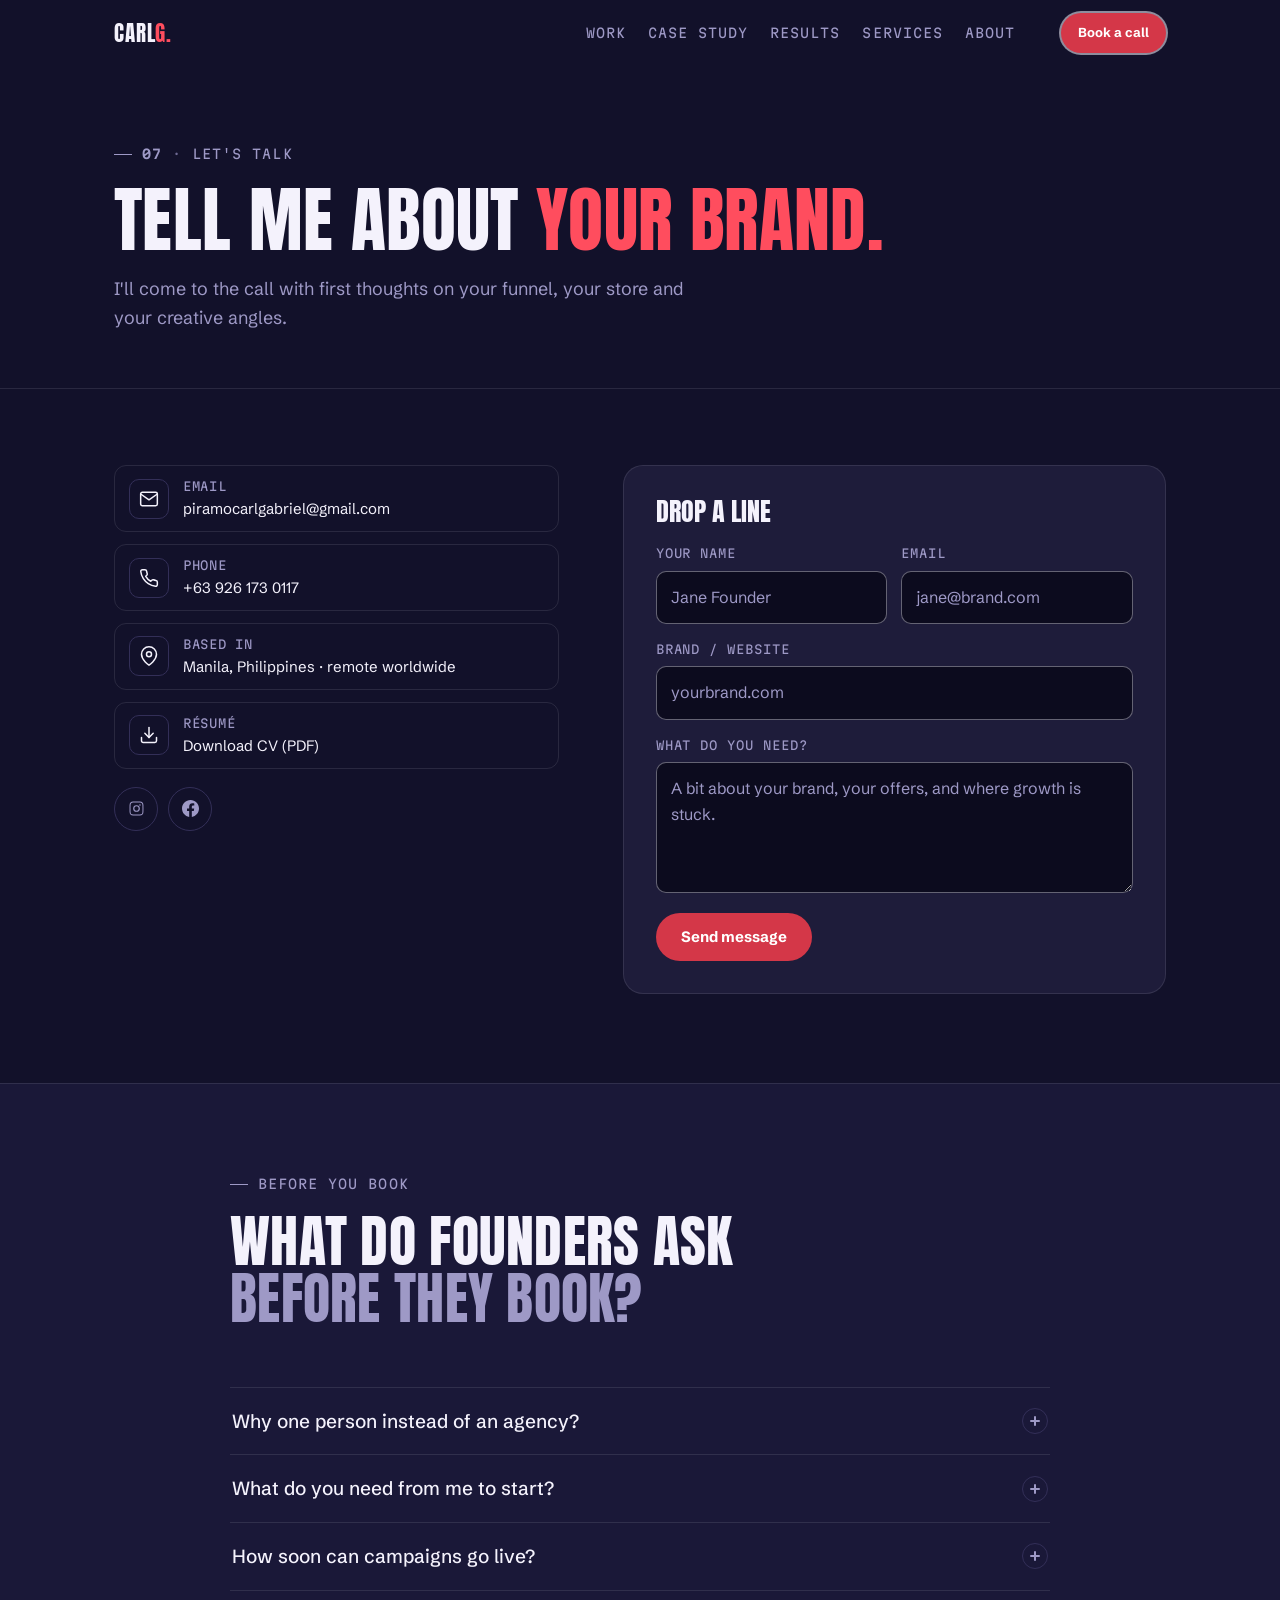
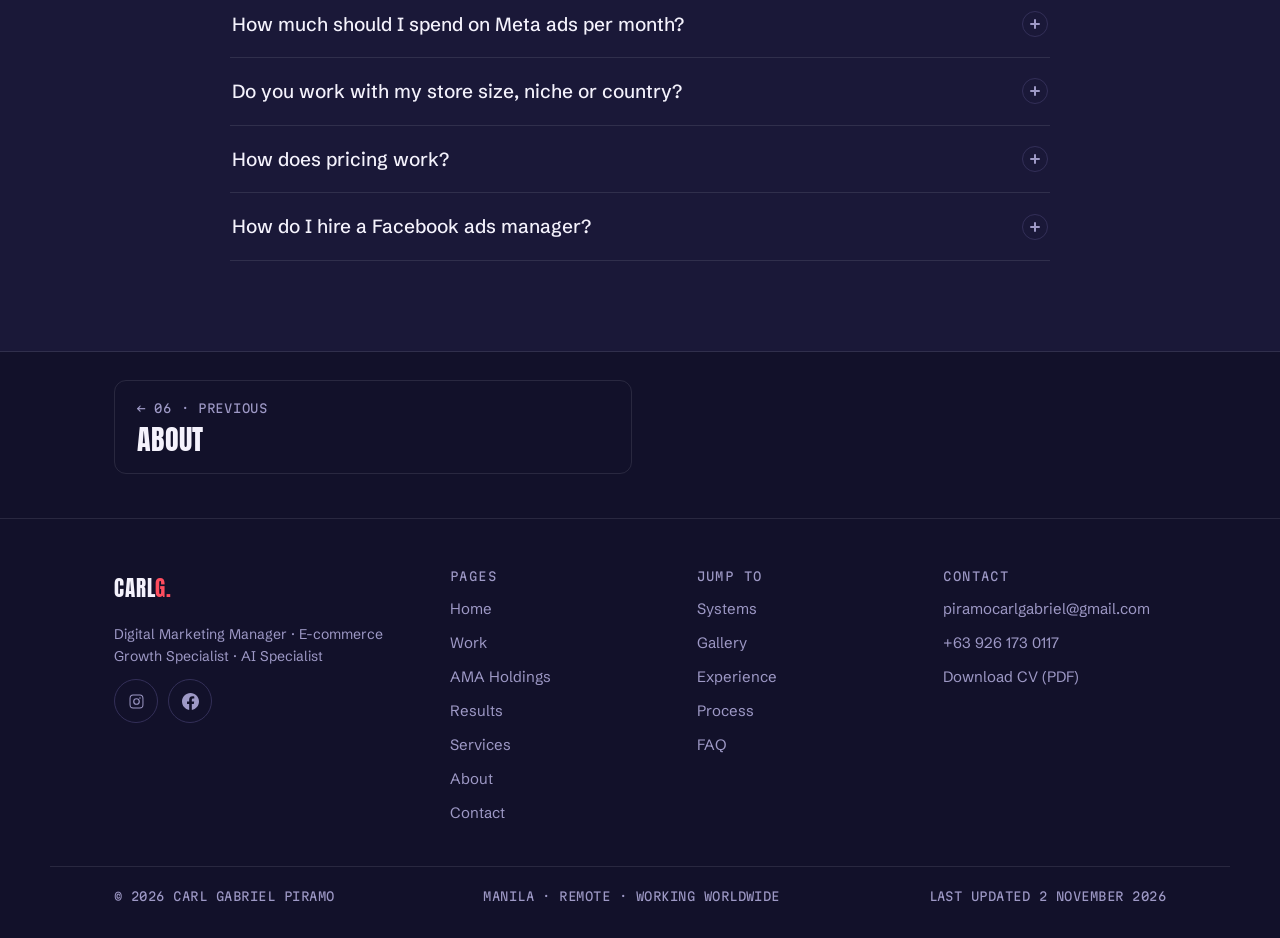
<file: contact.html>
<!DOCTYPE html>
<html lang="en">
<head>
<meta charset="utf-8">
<meta name="viewport" content="width=device-width, initial-scale=1">
<title>Hire a Facebook &amp; Meta Ads Manager | Carl Gabriel Piramo</title>
<meta name="description" content="Need someone to run your Facebook and Meta ads? Book a call. Straight answers on budget, timelines, pricing and why one person beats an agency.">
<meta property="og:type" content="website">
<meta property="og:title" content="Hire a Facebook &amp; Meta Ads Manager | Carl Gabriel Piramo">
<meta property="og:description" content="Need someone to run your Facebook and Meta ads? Book a call. Straight answers on budget, timelines, pricing and why one person beats an agency.">
<meta property="og:url" content="https://carlgabriel.vercel.app/contact.html">
<meta property="og:image" content="https://carlgabriel.vercel.app/assets/media/portrait-carl.png">
<meta property="og:image:alt" content="Portrait of Carl Gabriel Piramo">
<meta property="og:site_name" content="Carl Gabriel Piramo">
<meta name="twitter:card" content="summary_large_image">
<meta name="twitter:title" content="Hire a Facebook &amp; Meta Ads Manager | Carl Gabriel Piramo">
<meta name="twitter:description" content="Need someone to run your Facebook and Meta ads? Book a call. Straight answers on budget, timelines, pricing and why one person beats an agency.">
<meta name="twitter:image" content="https://carlgabriel.vercel.app/assets/media/portrait-carl.png">
<meta name="twitter:image:alt" content="Portrait of Carl Gabriel Piramo">
<link rel="canonical" href="https://carlgabriel.vercel.app/contact.html">
<!-- seo:jsonld -->
<script type="application/ld+json">{"@context":"https://schema.org","@graph":[{"@type":"Person","@id":"https://carlgabriel.vercel.app/#person","name":"Carl Gabriel Piramo","url":"https://carlgabriel.vercel.app/","email":"piramocarlgabriel@gmail.com","telephone":"+63 926 173 0117"},{"@type":"ContactPage","@id":"https://carlgabriel.vercel.app/contact.html#webpage","url":"https://carlgabriel.vercel.app/contact.html","name":"Hire a Facebook & Meta Ads Manager | Carl Gabriel Piramo","description":"Need someone to run your Facebook and Meta ads? Book a call. Straight answers on budget, timelines, pricing and why one person beats an agency.","isPartOf":{"@id":"https://carlgabriel.vercel.app/#website"},"about":{"@id":"https://carlgabriel.vercel.app/#person"},"inLanguage":"en","dateModified":"2026-11-02","breadcrumb":{"@id":"https://carlgabriel.vercel.app/contact.html#breadcrumb"},"mainEntity":{"@id":"https://carlgabriel.vercel.app/#person"}},{"@type":"BreadcrumbList","@id":"https://carlgabriel.vercel.app/contact.html#breadcrumb","itemListElement":[{"@type":"ListItem","position":1,"name":"Home","item":"https://carlgabriel.vercel.app/"},{"@type":"ListItem","position":2,"name":"Contact","item":"https://carlgabriel.vercel.app/contact.html"}]},{"@type":"FAQPage","@id":"https://carlgabriel.vercel.app/contact.html#faq","url":"https://carlgabriel.vercel.app/contact.html","isPartOf":{"@id":"https://carlgabriel.vercel.app/contact.html#webpage"},"mainEntity":[{"@type":"Question","name":"Why one person instead of an agency?","acceptedAnswer":{"@type":"Answer","text":"With an agency, your strategist, media buyer, creative team and store developer are different people, and feedback dies between them. I run the whole loop: the creative, the ads, the data and the store. Every signal from Ads Manager shapes the next creative, the next budget and the next store fix the same week. One brain, one feedback loop."}},{"@type":"Question","name":"What do you need from me to start?","acceptedAnswer":{"@type":"Answer","text":"Access to your Shopify store and Meta ad account, your current offers and margins, and any brand assets you already have. If you sell on TikTok Shop, Shopee or Lazada, seller-centre access too. Run ads before? I'll want to see what's been tested. We cover all of it on the first call."}},{"@type":"Question","name":"How soon can campaigns go live?","acceptedAnswer":{"@type":"Answer","text":"Tracking first. I get Meta Pixel and Conversions API working properly so nothing launches blind, and at the same time I'm producing the first batch of short-form ads and statics around the angles we agree on. Once that batch is ready, the campaigns go live as structured tests, usually inside the first week or two. Treat those weeks as learning, not profit. Meta needs conversion data before delivery settles, and I cut losers early so testing stays cheap."}},{"@type":"Question","name":"How much should I spend on Meta ads per month?","acceptedAnswer":{"@type":"Answer","text":"Start from your margin, not a round number. I set the first test budget so each ad set can gather enough purchases to learn, then move spend to whatever wins. The break-even maths is on the Results page."}},{"@type":"Question","name":"Do you work with my store size, niche or country?","acceptedAnswer":{"@type":"Answer","text":"I work best with Shopify and marketplace brands that already have a product selling and want someone to tighten up the creative and the ads behind it. I've run growth for wellness supplements, baby care, sports nutrition, nasal strips and automotive brands, working remotely from Manila with brands in the Philippines, Singapore and the USA. Not sure you're a fit? Book the call and I'll tell you straight."}},{"@type":"Question","name":"How does pricing work?","acceptedAnswer":{"@type":"Answer","text":"It depends on your stage, so every engagement starts with a strategy call. From there I scope the work to your goals, and the price is based on what you actually need. You'll know exactly what you're paying for before we start."}},{"@type":"Question","name":"How do I hire a Facebook ads manager?","acceptedAnswer":{"@type":"Answer","text":"Ask to see real Ads Manager screenshots, not a deck. Ask how they test creative, and notice whether they ask about your margins before your budget. Anyone good will. My dashboards are on the Results page, and your margins are the first thing I'll ask about on our call."}}]}]}</script>
<!-- /seo:jsonld -->
<link rel="expect" href="#page-title" blocking="render">
<!-- shell:head -->
<meta name="theme-color" content="#12112A">
<link rel="preconnect" href="https://fonts.googleapis.com">
<link rel="preconnect" href="https://fonts.gstatic.com" crossorigin>
<link href="https://fonts.googleapis.com/css2?family=Anton&family=Schibsted+Grotesk:wght@400;500;700&family=Martian+Mono:wght@400;600&display=swap" rel="stylesheet">
<link rel="stylesheet" href="styles.css?v=19">
<noscript><style>.snap-in,.reveal,.is-split .wi,.tape rect,.spend .bar path,.step-node,.steps-line i{opacity:1;transform:none}</style></noscript>
<script type="speculationrules">
{"prefetch":[{"source":"document","where":{"and":[{"selector_matches":"a[href$='.html'], a[href='./']"},{"not":{"selector_matches":"[download], [target='_blank']"}}]},"eagerness":"moderate"}]}
</script>
<script>
/* Page transitions (styles.css 26): a title morphs between a Home tile and the page title heading.
   It is named only while on screen and only when the other side of the navigation is
   Home, and never when the navigation lands on a #section. Arriving through a
   transition skips the banner's own load choreography (.vt-arrive). */
(function () {
  var TARGETS = { 'work.html': 1, 'ama-holdings.html': 1, 'results.html': 1, 'services.html': 1, 'contact.html': 1 };
  function file(url) {
    var p;
    try { p = new URL(url, location.href).pathname; } catch (e) { return ''; }
    return p.slice(p.lastIndexOf('/') + 1) || 'index.html';
  }
  function hash(url) { try { return new URL(url, location.href).hash; } catch (e) { return ''; } }
  function visible(el) { var r = el.getBoundingClientRect(); return r.bottom > 0 && r.top < innerHeight; }
  function reset() {
    var named = document.querySelectorAll('[data-vt]');
    for (var i = 0; i < named.length; i++) named[i].style.viewTransitionName = '';
  }
  function shared(other) {
    var here = file(location.href), there = file(other), el = null;
    if (here === 'index.html' && TARGETS[there]) el = document.querySelector('[data-vt="vt-' + there.replace('.html', '') + '"]');
    else if (there === 'index.html' && TARGETS[here]) el = document.querySelector('.page-hero [data-vt]');
    return el && visible(el) ? el : null;
  }
  function name(other) {
    reset();
    var el = other ? shared(other) : null;
    if (el) el.style.viewTransitionName = el.getAttribute('data-vt');
  }
  addEventListener('pageswap', function (e) {
    if (!e.viewTransition) return;
    var to = e.activation && e.activation.entry ? e.activation.entry.url : null;
    name(to && !hash(to) ? to : null);
  });
  addEventListener('pagereveal', function (e) {
    if (!e.viewTransition) return;
    document.documentElement.classList.add('vt-arrive');
    var nav = window.navigation;
    var from = nav && nav.activation && nav.activation.from ? nav.activation.from.url : null;
    name(location.hash ? null : from);
  });
})();
</script>
<!-- /shell:head -->
</head>
<body data-page="contact">

<!-- shell:nav -->
<a class="skip" href="#main">Skip to content</a>

<nav class="nav" aria-label="Main">
  <div class="nav-inner">
    <a class="brand" href="./" aria-label="Carl G. home">CARL<b>G.</b></a>
    <a class="btn btn--primary btn--sm nav-cta" href="contact.html" data-nav="contact" aria-current="page">Book a call</a>
    <button class="nav-toggle" type="button" aria-expanded="false" aria-controls="navMenu" aria-label="Open menu">
      <span class="nav-toggle-bar" aria-hidden="true"></span>
      <span class="nav-toggle-bar" aria-hidden="true"></span>
      <span class="nav-toggle-bar" aria-hidden="true"></span>
    </button>
    <div class="nav-menu" id="navMenu">
      <ul class="nav-links">
        <li class="nav-home" style="--i:0"><a href="./" data-nav="home">Home</a></li>
        <li style="--i:1"><a href="work.html" data-nav="work">Work</a></li>
        <li style="--i:2"><a href="ama-holdings.html" data-nav="ama">Case study</a></li>
        <li style="--i:3"><a href="results.html" data-nav="results">Results</a></li>
        <li style="--i:4"><a href="services.html" data-nav="services">Services</a></li>
        <li style="--i:5"><a href="about.html" data-nav="about">About</a></li>
      </ul>
    </div>
  </div>
  <div class="pagebar" aria-hidden="true"><i></i></div>
</nav>
<!-- /shell:nav -->

<main id="main">

<header class="page-hero" id="top">
  <div class="wrap">
    <p class="eyebrow snap-in d1"><span class="ph-index">07</span><span class="ph-sep" aria-hidden="true">·</span>Let's talk</p>
    <h1 class="hook page-title" id="page-title" data-split data-vt="vt-contact">Tell me about <em>your brand.</em></h1>
    <p class="lede snap-in d3">I'll come to the call with first thoughts on your funnel, your store and your creative angles.</p>
  </div>
</header>

<section class="section contact" id="contact"><div class="wrap">
    <div class="contact-grid">
      <div class="contact-info reveal reveal--left">
        <a class="ci-row" href="mailto:piramocarlgabriel@gmail.com">
          <span class="ic-tile" aria-hidden="true"><svg viewBox="0 0 24 24" fill="none" stroke="currentColor" stroke-width="1.8" stroke-linecap="round" stroke-linejoin="round"><rect x="2" y="4" width="20" height="16" rx="2"/><path d="m22 6-10 7L2 6"/></svg></span>
          <span class="ci-text"><b>Email</b>piramocarlgabriel@gmail.com</span>
        </a>
        <a class="ci-row" href="tel:+639261730117">
          <span class="ic-tile" aria-hidden="true"><svg viewBox="0 0 24 24" fill="none" stroke="currentColor" stroke-width="1.8" stroke-linecap="round" stroke-linejoin="round"><path d="M22 16.92v3a2 2 0 0 1-2.18 2 19.8 19.8 0 0 1-8.63-3.07 19.5 19.5 0 0 1-6-6 19.8 19.8 0 0 1-3.07-8.67A2 2 0 0 1 4.11 2h3a2 2 0 0 1 2 1.72c.13.96.36 1.9.7 2.81a2 2 0 0 1-.45 2.11L8.09 9.91a16 16 0 0 0 6 6l1.27-1.27a2 2 0 0 1 2.11-.45c.9.34 1.85.57 2.81.7A2 2 0 0 1 22 16.92Z"/></svg></span>
          <span class="ci-text"><b>Phone</b>+63 926 173 0117</span>
        </a>
        <div class="ci-row">
          <span class="ic-tile" aria-hidden="true"><svg viewBox="0 0 24 24" fill="none" stroke="currentColor" stroke-width="1.8" stroke-linecap="round" stroke-linejoin="round"><path d="M21 10c0 7-9 13-9 13s-9-6-9-13a9 9 0 0 1 18 0Z"/><circle cx="12" cy="10" r="3"/></svg></span>
          <span class="ci-text"><b>Based in</b>Manila, Philippines · remote worldwide</span>
        </div>
        <a class="ci-row" href="assets/Carl-Gabriel-Piramo-CV.pdf" download>
          <span class="ic-tile" aria-hidden="true"><svg viewBox="0 0 24 24" fill="none" stroke="currentColor" stroke-width="1.8" stroke-linecap="round" stroke-linejoin="round"><path d="M21 15v4a2 2 0 0 1-2 2H5a2 2 0 0 1-2-2v-4"/><path d="m7 10 5 5 5-5"/><path d="M12 15V3"/></svg></span>
          <span class="ci-text"><b>Résumé</b>Download CV (PDF)</span>
        </a>
        <div class="ci-social" role="group" aria-label="Social links">
          <a href="https://www.instagram.com/crl.gbb" target="_blank" rel="noopener" aria-label="Instagram">
            <svg viewBox="0 0 24 24" fill="currentColor" width="17" height="17" aria-hidden="true"><path d="M12 2.16c3.2 0 3.58.01 4.85.07 3.25.15 4.77 1.69 4.92 4.92.06 1.27.07 1.65.07 4.85s-.01 3.58-.07 4.85c-.15 3.22-1.66 4.77-4.92 4.92-1.27.06-1.65.07-4.85.07s-3.58-.01-4.85-.07c-3.26-.15-4.77-1.7-4.92-4.92-.06-1.27-.07-1.65-.07-4.85s.01-3.58.07-4.85C2.38 3.92 3.9 2.38 7.15 2.23 8.42 2.17 8.8 2.16 12 2.16Zm0 1.44c-3.14 0-3.51.01-4.75.07-2.5.11-3.5 1.13-3.61 3.61-.06 1.24-.07 1.61-.07 4.75s.01 3.51.07 4.75c.11 2.48 1.11 3.5 3.61 3.61 1.24.06 1.61.07 4.75.07s3.51-.01 4.75-.07c2.5-.11 3.5-1.13 3.61-3.61.06-1.24.07-1.61.07-4.75s-.01-3.51-.07-4.75c-.11-2.48-1.11-3.5-3.61-3.61-1.24-.06-1.61-.07-4.75-.07Zm0 3.68a4.72 4.72 0 1 1 0 9.44 4.72 4.72 0 0 1 0-9.44Zm0 7.79a3.07 3.07 0 1 0 0-6.14 3.07 3.07 0 0 0 0 6.14Zm6.01-7.98a1.1 1.1 0 1 1-2.2 0 1.1 1.1 0 0 1 2.2 0Z"/></svg>
          </a>
          <a href="https://www.facebook.com/carl.gabriel.piramo" target="_blank" rel="noopener" aria-label="Facebook">
            <svg viewBox="0 0 24 24" fill="currentColor" width="17" height="17" aria-hidden="true"><path d="M24 12.07C24 5.4 18.63 0 12 0S0 5.4 0 12.07c0 6.03 4.39 11.03 10.13 11.93v-8.44H7.08v-3.49h3.05V9.41c0-3.02 1.79-4.69 4.53-4.69 1.31 0 2.68.24 2.68.24v2.97h-1.51c-1.49 0-1.96.93-1.96 1.89v2.25h3.33l-.53 3.49h-2.8v8.44C19.61 23.1 24 18.1 24 12.07Z"/></svg>
          </a>
        </div>
      </div>

      <form class="contact-form card reveal reveal--right" id="contactForm" novalidate aria-labelledby="cfTitle" data-endpoint="/api/contact">
        <h2 class="cf-title" id="cfTitle">Drop a line</h2>
        <div class="cf-row">
          <label>Your name
            <input type="text" name="name" autocomplete="name" placeholder="Jane Founder" maxlength="120" required>
          </label>
          <label>Email
            <input type="email" name="email" autocomplete="email" placeholder="jane@brand.com" maxlength="254" required>
          </label>
        </div>
        <label>Brand / website
          <input type="text" name="store" autocomplete="organization" placeholder="yourbrand.com" maxlength="200">
        </label>
        <label>What do you need?
          <textarea name="message" rows="4" enterkeyhint="send" placeholder="A bit about your brand, your offers, and where growth is stuck." maxlength="5000" required></textarea>
        </label>
        <!-- bot trap: people never see or reach this field; a filled one is dropped by /api/contact.
             The DOM name must not match any autofill field (website, url, email, name, phone, company),
             and the data-* opt-outs keep password managers from filling it. main.js sends it as "website". -->
        <div class="cf-hp" aria-hidden="true">
          <label>Leave this field empty<input type="text" name="cf_extra" tabindex="-1" autocomplete="off" data-1p-ignore data-lpignore="true" data-bwignore data-form-type="other" data-protonpass-ignore></label>
        </div>
        <button type="submit" class="btn btn--primary">Send message</button>
        <p class="cf-note" id="cfNote" role="status" aria-live="polite"></p>
      </form>
    </div>
</div></section>

<section class="section section--alt" id="faq">
  <div class="wrap faq-wrap">
    <div class="section-head">
      <p class="eyebrow reveal">Before you book</p>
      <h2 class="hook" data-split>What do founders ask <em>before they book?</em></h2>
    </div>

    <div class="faq reveal">
      <div class="faq-item">
        <h3 class="faq-h">
          <button class="faq-q" type="button" id="faq-q-1" aria-expanded="false" aria-controls="faq-p-1">
            <span data-faq-q>Why one person instead of an agency?</span>
            <span class="faq-mark" aria-hidden="true"></span>
          </button>
        </h3>
        <div class="faq-panel" id="faq-p-1" role="region" aria-labelledby="faq-q-1">
          <div class="faq-body">
            <p data-faq-a>With an agency, your strategist, media buyer, creative team and store developer are different people, and feedback dies between them. I run the whole loop: the creative, the ads, the data and the store. Every signal from Ads Manager shapes the next creative, the next budget and the next store fix the same week. <strong>One brain, one feedback loop.</strong></p>
          </div>
        </div>
      </div>
      <div class="faq-item">
        <h3 class="faq-h">
          <button class="faq-q" type="button" id="faq-q-2" aria-expanded="false" aria-controls="faq-p-2">
            <span data-faq-q>What do you need from me to start?</span>
            <span class="faq-mark" aria-hidden="true"></span>
          </button>
        </h3>
        <div class="faq-panel" id="faq-p-2" role="region" aria-labelledby="faq-q-2">
          <div class="faq-body">
            <p data-faq-a>Access to your Shopify store and Meta ad account, your current offers and margins, and any brand assets you already have. If you sell on TikTok Shop, Shopee or Lazada, seller-centre access too. Run ads before? I'll want to see what's been tested. We cover all of it on the first call.</p>
          </div>
        </div>
      </div>
      <div class="faq-item">
        <h3 class="faq-h">
          <button class="faq-q" type="button" id="faq-q-3" aria-expanded="false" aria-controls="faq-p-3">
            <span data-faq-q>How soon can campaigns go live?</span>
            <span class="faq-mark" aria-hidden="true"></span>
          </button>
        </h3>
        <div class="faq-panel" id="faq-p-3" role="region" aria-labelledby="faq-q-3">
          <div class="faq-body">
            <p data-faq-a>Tracking first. I get Meta Pixel and Conversions API working properly so nothing launches blind, and at the same time I'm producing the first batch of short-form ads and statics around the angles we agree on. Once that batch is ready, the campaigns go live as structured tests, usually inside the first week or two. Treat those weeks as learning, not profit. Meta needs conversion data before delivery settles, and I cut losers early so testing stays cheap.</p>
          </div>
        </div>
      </div>
      <div class="faq-item">
        <h3 class="faq-h">
          <button class="faq-q" type="button" id="faq-q-4" aria-expanded="false" aria-controls="faq-p-4">
            <span data-faq-q>How much should I spend on Meta ads per month?</span>
            <span class="faq-mark" aria-hidden="true"></span>
          </button>
        </h3>
        <div class="faq-panel" id="faq-p-4" role="region" aria-labelledby="faq-q-4">
          <div class="faq-body">
            <p data-faq-a>Start from your margin, not a round number. I set the first test budget so each ad set can gather enough purchases to learn, then move spend to whatever wins. The break-even maths is on the <a href="results.html#roas">Results page</a>.</p>
          </div>
        </div>
      </div>
      <div class="faq-item">
        <h3 class="faq-h">
          <button class="faq-q" type="button" id="faq-q-5" aria-expanded="false" aria-controls="faq-p-5">
            <span data-faq-q>Do you work with my store size, niche or country?</span>
            <span class="faq-mark" aria-hidden="true"></span>
          </button>
        </h3>
        <div class="faq-panel" id="faq-p-5" role="region" aria-labelledby="faq-q-5">
          <div class="faq-body">
            <p data-faq-a>I work best with Shopify and marketplace brands that already have a product selling and want someone to tighten up the creative and the ads behind it. I've run growth for wellness supplements, baby care, sports nutrition, nasal strips and automotive brands, working remotely from Manila with brands in the Philippines, Singapore and the USA. Not sure you're a fit? Book the call and I'll tell you straight.</p>
          </div>
        </div>
      </div>
      <div class="faq-item">
        <h3 class="faq-h">
          <button class="faq-q" type="button" id="faq-q-6" aria-expanded="false" aria-controls="faq-p-6">
            <span data-faq-q>How does pricing work?</span>
            <span class="faq-mark" aria-hidden="true"></span>
          </button>
        </h3>
        <div class="faq-panel" id="faq-p-6" role="region" aria-labelledby="faq-q-6">
          <div class="faq-body">
            <p data-faq-a>It depends on your stage, so every engagement starts with a strategy call. From there I scope the work to your goals, and the price is based on what you actually need. <strong>You'll know exactly what you're paying for before we start.</strong></p>
          </div>
        </div>
      </div>
      <div class="faq-item">
        <h3 class="faq-h">
          <button class="faq-q" type="button" id="faq-q-7" aria-expanded="false" aria-controls="faq-p-7">
            <span data-faq-q>How do I hire a Facebook ads manager?</span>
            <span class="faq-mark" aria-hidden="true"></span>
          </button>
        </h3>
        <div class="faq-panel" id="faq-p-7" role="region" aria-labelledby="faq-q-7">
          <div class="faq-body">
            <p data-faq-a>Ask to see real Ads Manager screenshots, not a deck. Ask how they test creative, and notice whether they ask about your margins before your budget. Anyone good will. My dashboards are on the Results page, and your margins are the first thing I'll ask about on our call.</p>
          </div>
        </div>
      </div>
    </div>
  </div>
</section>

<nav class="pager wrap" aria-label="More pages">
  <a class="pager-prev" href="about.html"><small>← 06 · Previous</small><b>About</b></a>
</nav>

</main>

<!-- shell:footer -->
<footer class="footer">
  <div class="wrap footer-grid">
    <div class="footer-brand">
      <a class="brand" href="./">CARL<b>G.</b></a>
      <p class="footer-tag">Digital Marketing Manager · E-commerce Growth Specialist · AI Specialist</p>
      <div class="footer-social" role="group" aria-label="Social links">
        <a href="https://www.instagram.com/crl.gbb" target="_blank" rel="noopener" aria-label="Instagram">
          <svg viewBox="0 0 24 24" fill="currentColor" width="17" height="17" aria-hidden="true"><path d="M12 2.16c3.2 0 3.58.01 4.85.07 3.25.15 4.77 1.69 4.92 4.92.06 1.27.07 1.65.07 4.85s-.01 3.58-.07 4.85c-.15 3.22-1.66 4.77-4.92 4.92-1.27.06-1.65.07-4.85.07s-3.58-.01-4.85-.07c-3.26-.15-4.77-1.7-4.92-4.92-.06-1.27-.07-1.65-.07-4.85s.01-3.58.07-4.85C2.38 3.92 3.9 2.38 7.15 2.23 8.42 2.17 8.8 2.16 12 2.16Zm0 1.44c-3.14 0-3.51.01-4.75.07-2.5.11-3.5 1.13-3.61 3.61-.06 1.24-.07 1.61-.07 4.75s.01 3.51.07 4.75c.11 2.48 1.11 3.5 3.61 3.61 1.24.06 1.61.07 4.75.07s3.51-.01 4.75-.07c2.5-.11 3.5-1.13 3.61-3.61.06-1.24.07-1.61.07-4.75s-.01-3.51-.07-4.75c-.11-2.48-1.11-3.5-3.61-3.61-1.24-.06-1.61-.07-4.75-.07Zm0 3.68a4.72 4.72 0 1 1 0 9.44 4.72 4.72 0 0 1 0-9.44Zm0 7.79a3.07 3.07 0 1 0 0-6.14 3.07 3.07 0 0 0 0 6.14Zm6.01-7.98a1.1 1.1 0 1 1-2.2 0 1.1 1.1 0 0 1 2.2 0Z"/></svg>
        </a>
        <a href="https://www.facebook.com/carl.gabriel.piramo" target="_blank" rel="noopener" aria-label="Facebook">
          <svg viewBox="0 0 24 24" fill="currentColor" width="17" height="17" aria-hidden="true"><path d="M24 12.07C24 5.4 18.63 0 12 0S0 5.4 0 12.07c0 6.03 4.39 11.03 10.13 11.93v-8.44H7.08v-3.49h3.05V9.41c0-3.02 1.79-4.69 4.53-4.69 1.31 0 2.68.24 2.68.24v2.97h-1.51c-1.49 0-1.96.93-1.96 1.89v2.25h3.33l-.53 3.49h-2.8v8.44C19.61 23.1 24 18.1 24 12.07Z"/></svg>
        </a>
      </div>
    </div>
    <nav class="footer-col" aria-label="Pages">
      <p class="footer-h">Pages</p>
      <ul class="footer-links">
        <li><a href="./">Home</a></li>
        <li><a href="work.html">Work</a></li>
        <li><a href="ama-holdings.html">AMA Holdings</a></li>
        <li><a href="results.html">Results</a></li>
        <li><a href="services.html">Services</a></li>
        <li><a href="about.html">About</a></li>
        <li><a href="contact.html">Contact</a></li>
      </ul>
    </nav>
    <nav class="footer-col footer-col--jump" aria-label="Jump to">
      <p class="footer-h">Jump to</p>
      <ul class="footer-links">
        <li><a href="ama-holdings.html#automations">Systems</a></li>
        <li><a href="results.html#gallery">Gallery</a></li>
        <li><a href="about.html#experience">Experience</a></li>
        <li><a href="services.html#process">Process</a></li>
        <li><a href="contact.html#faq">FAQ</a></li>
      </ul>
    </nav>
    <div class="footer-col">
      <p class="footer-h">Contact</p>
      <ul class="footer-contact">
        <li><a href="mailto:piramocarlgabriel@gmail.com"><span>piramocarlgabriel@<wbr>gmail.com</span></a></li>
        <li><a href="tel:+639261730117">+63 926 173 0117</a></li>
        <li><a href="assets/Carl-Gabriel-Piramo-CV.pdf" download>Download CV (PDF)</a></li>
      </ul>
    </div>
  </div>
  <div class="wrap footer-base">
    <span class="footer-copy">© <span id="year">2026</span> Carl Gabriel Piramo</span>
    <span class="footer-note">Manila · remote · working worldwide</span>
    <span class="footer-updated">Last updated <time datetime="2026-11-02">2 November 2026</time></span>
  </div>
</footer>

<button class="to-top" type="button" aria-label="Back to top">
  <svg viewBox="0 0 24 24" fill="none" stroke="currentColor" stroke-width="2" stroke-linecap="round" stroke-linejoin="round" width="18" height="18" aria-hidden="true"><path d="M12 19V5"/><path d="m5 12 7-7 7 7"/></svg>
</button>
<!-- /shell:footer -->

<script src="main.js?v=10"></script>
</body>
</html>
</file>
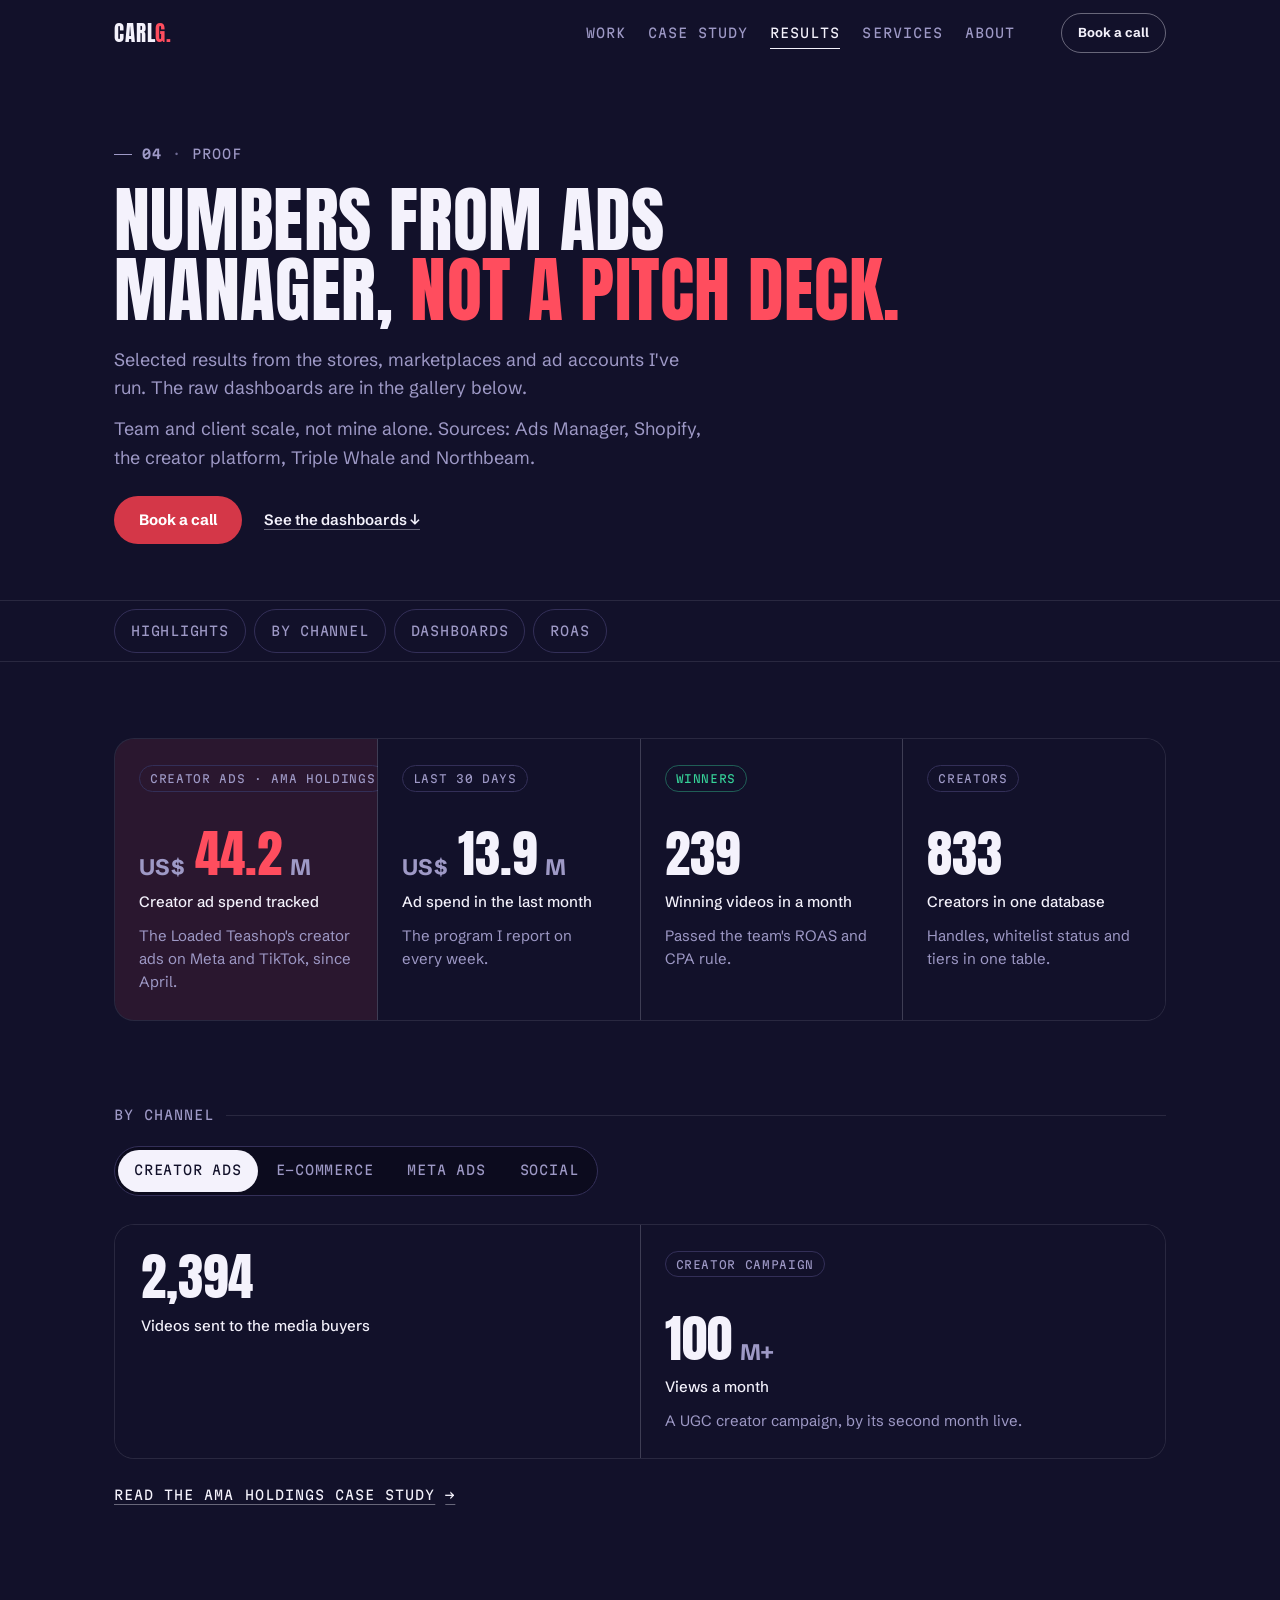
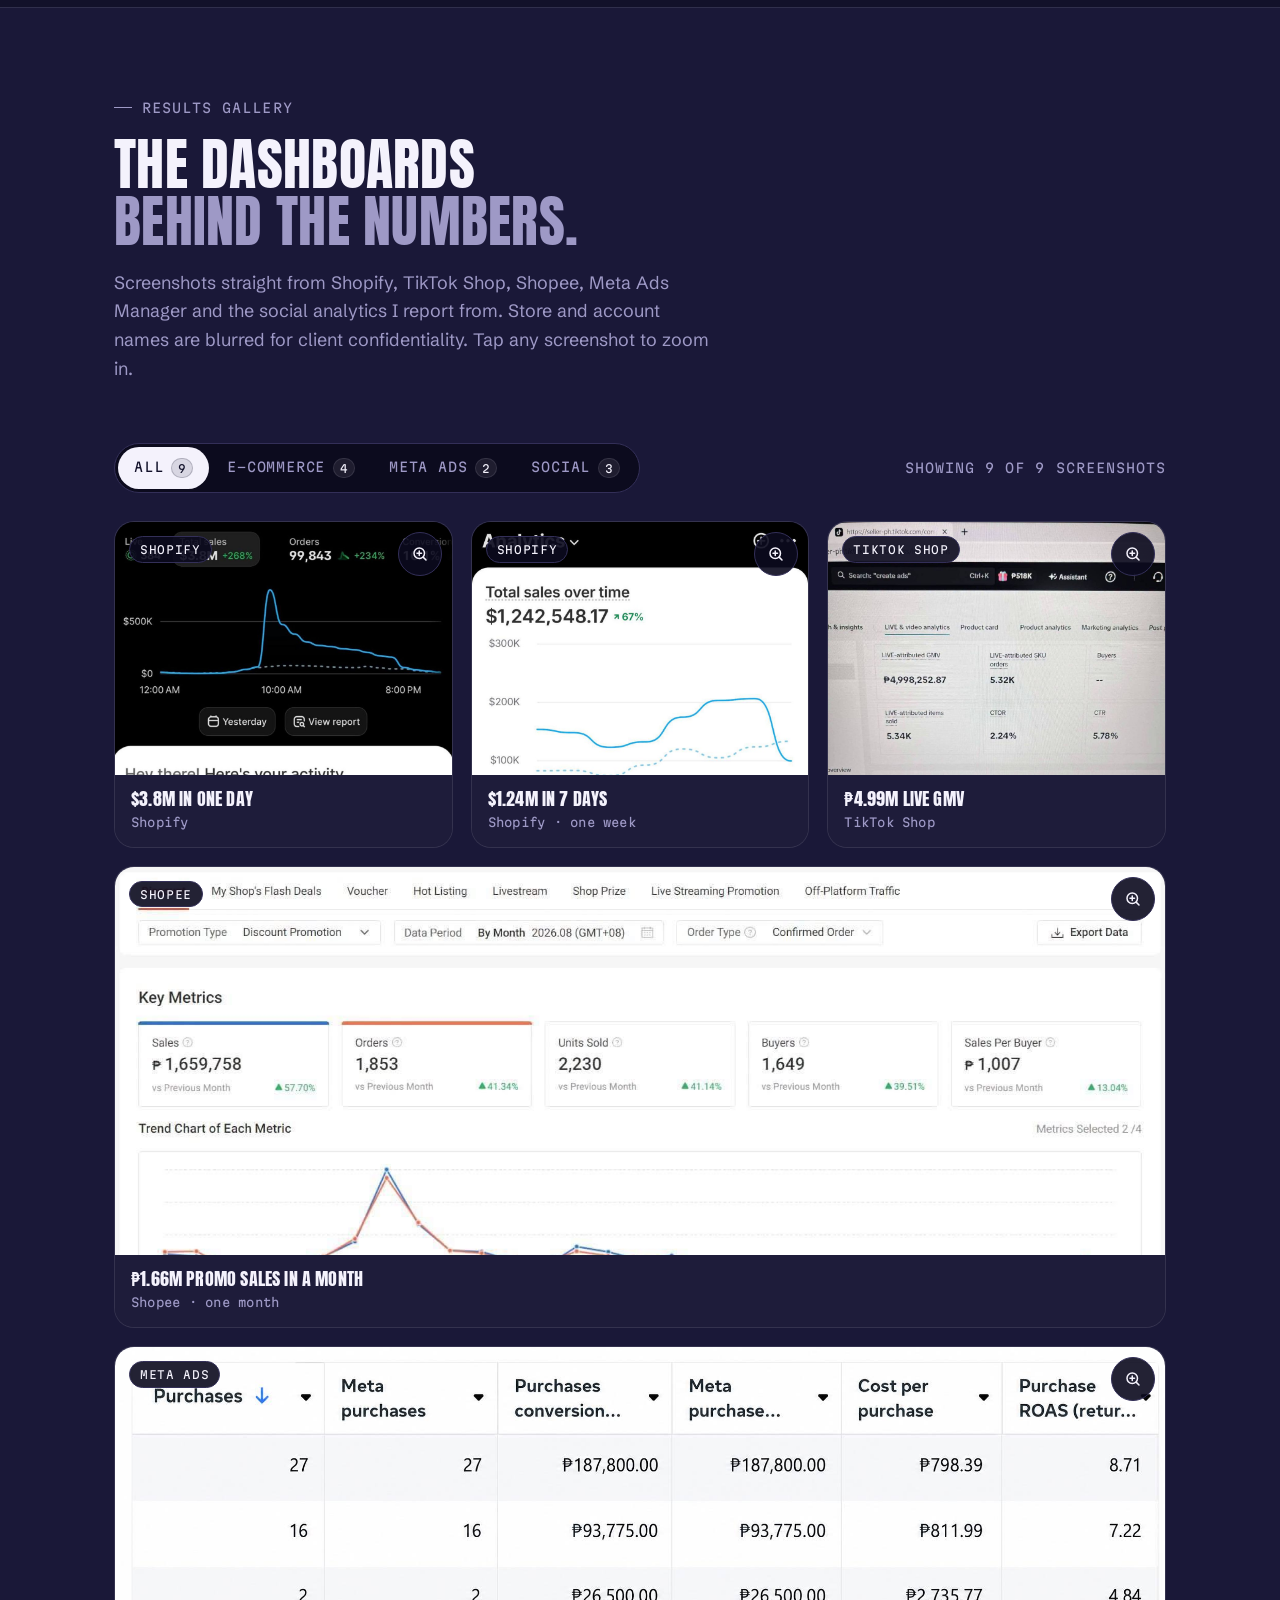
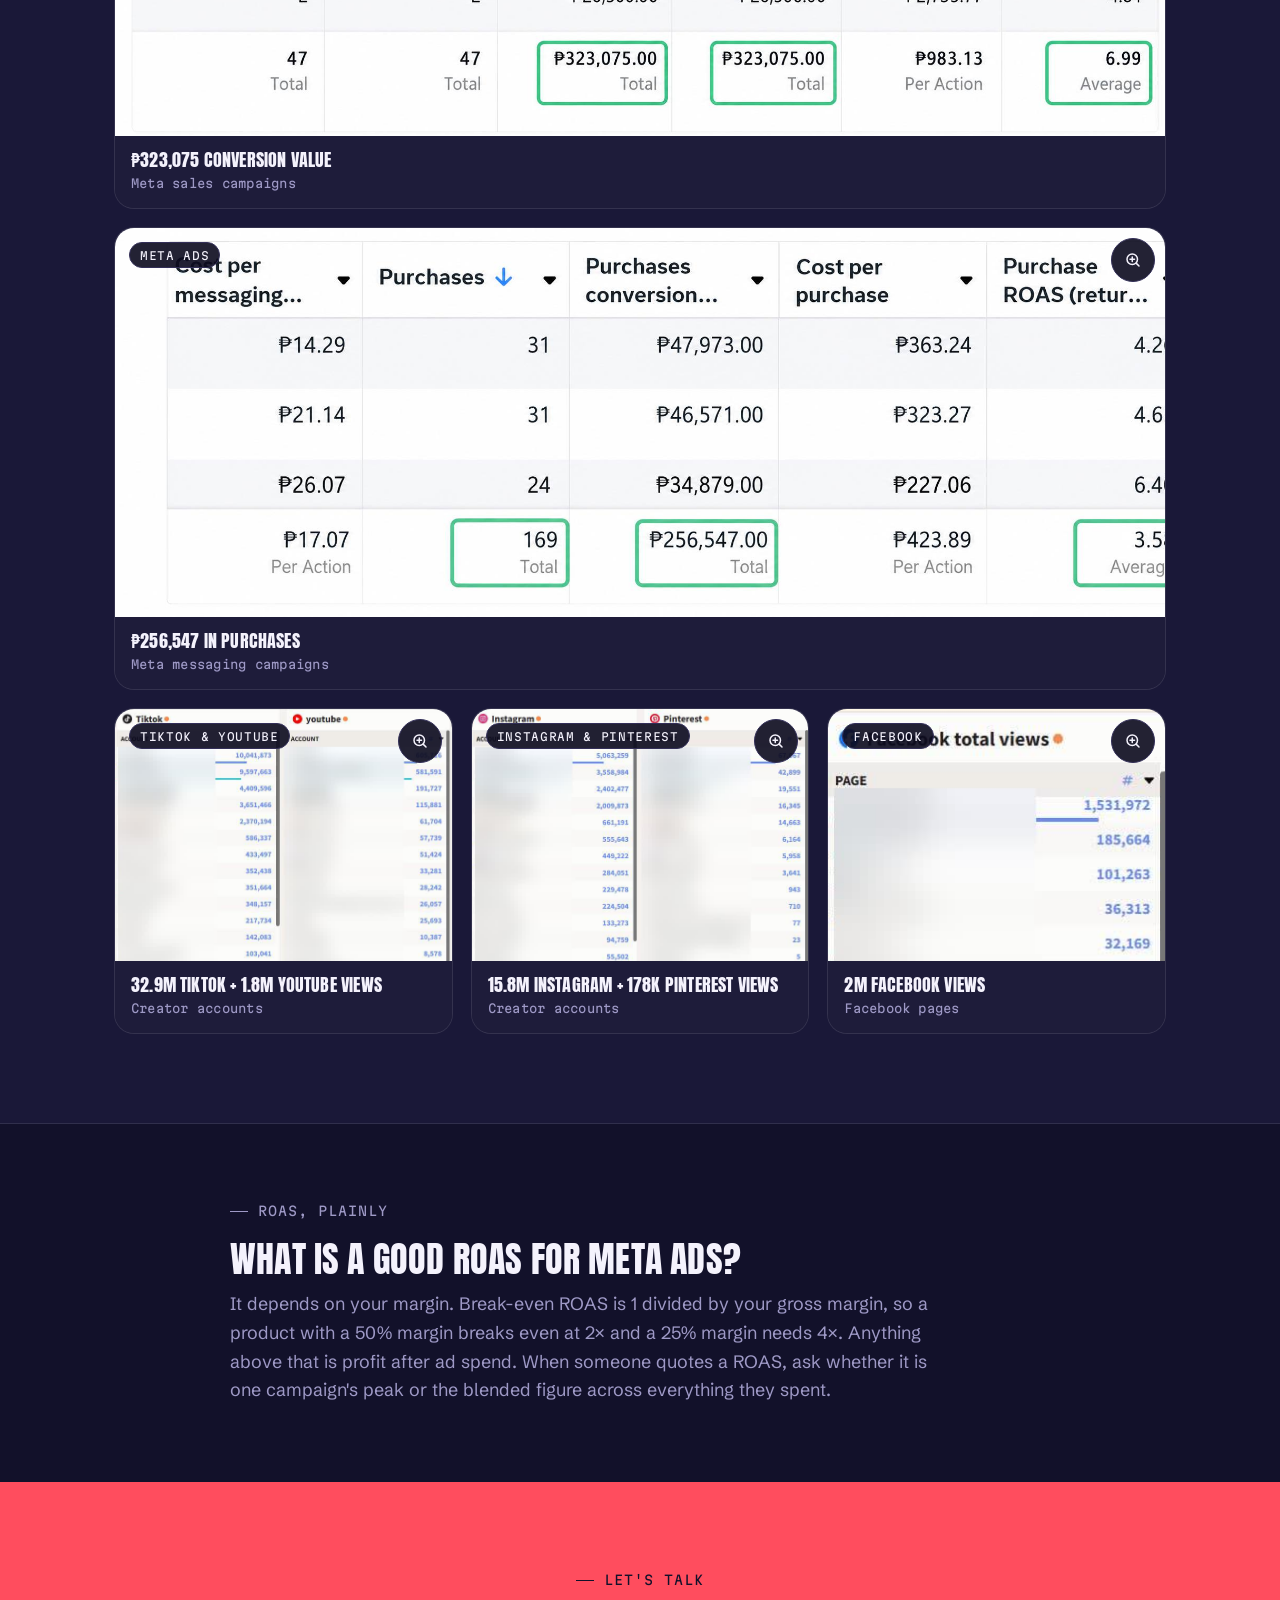
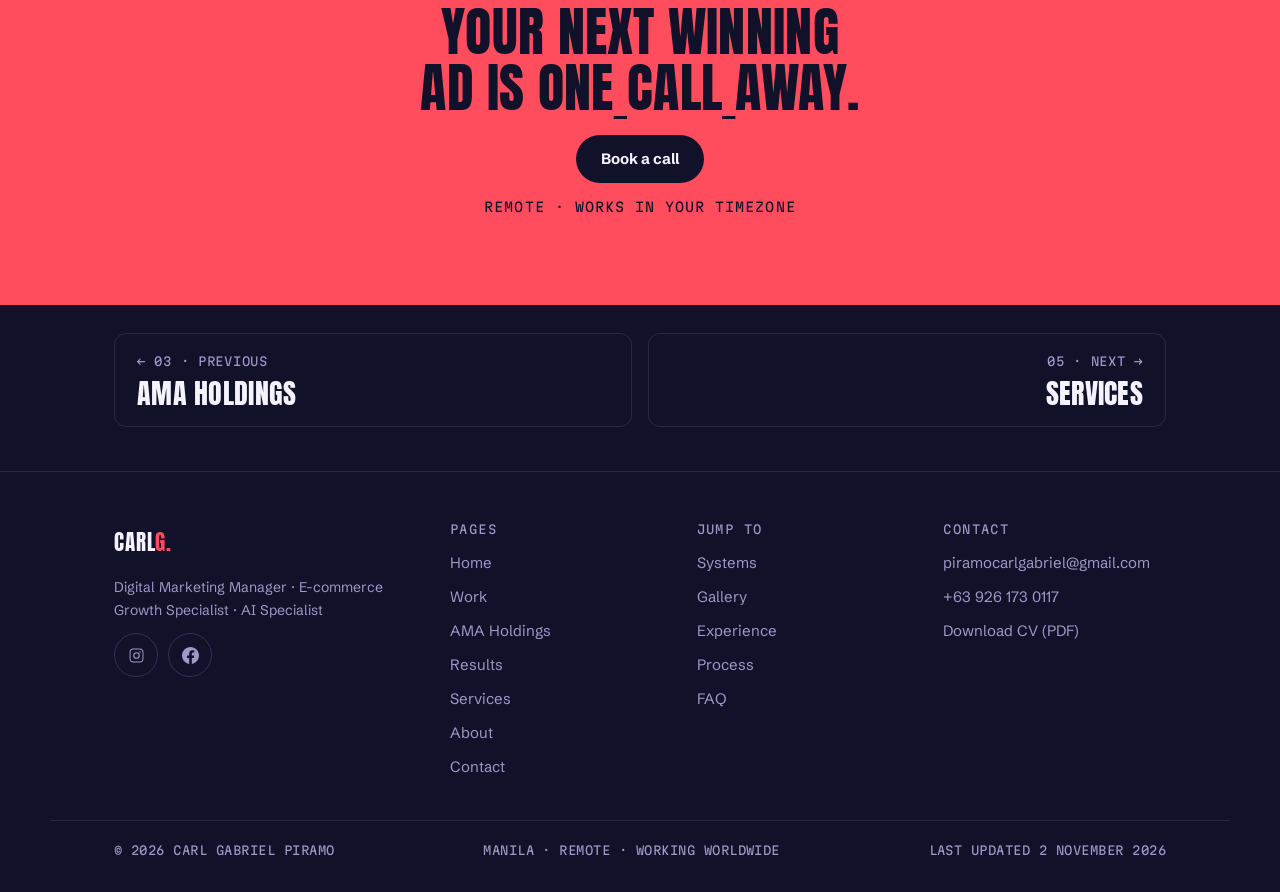
<file: results.html>
<!DOCTYPE html>
<html lang="en">
<head>
<meta charset="utf-8">
<meta name="viewport" content="width=device-width, initial-scale=1">
<title>Meta Ads Portfolio &amp; Results | Carl Gabriel Piramo</title>
<meta name="description" content="My Meta ads portfolio: 8.71× peak ROAS, 4.9× blended and 52M+ organic views, with the Ads Manager and Shopify dashboards behind them.">
<meta property="og:type" content="website">
<meta property="og:title" content="Meta Ads Portfolio &amp; Results | Carl Gabriel Piramo">
<meta property="og:description" content="My Meta ads portfolio: 8.71× peak ROAS, 4.9× blended and 52M+ organic views, with the Ads Manager and Shopify dashboards behind them.">
<meta property="og:url" content="https://carlgabriel.vercel.app/results.html">
<meta property="og:image" content="https://carlgabriel.vercel.app/assets/media/portrait-carl.png">
<meta property="og:image:alt" content="Portrait of Carl Gabriel Piramo">
<meta property="og:site_name" content="Carl Gabriel Piramo">
<meta name="twitter:card" content="summary_large_image">
<meta name="twitter:title" content="Meta Ads Portfolio &amp; Results | Carl Gabriel Piramo">
<meta name="twitter:description" content="My Meta ads portfolio: 8.71× peak ROAS, 4.9× blended and 52M+ organic views, with the Ads Manager and Shopify dashboards behind them.">
<meta name="twitter:image" content="https://carlgabriel.vercel.app/assets/media/portrait-carl.png">
<meta name="twitter:image:alt" content="Portrait of Carl Gabriel Piramo">
<link rel="canonical" href="https://carlgabriel.vercel.app/results.html">
<!-- seo:jsonld -->
<script type="application/ld+json">{"@context":"https://schema.org","@graph":[{"@type":"Person","@id":"https://carlgabriel.vercel.app/#person","name":"Carl Gabriel Piramo","url":"https://carlgabriel.vercel.app/"},{"@type":"WebPage","@id":"https://carlgabriel.vercel.app/results.html#webpage","url":"https://carlgabriel.vercel.app/results.html","name":"Meta Ads Portfolio & Results | Carl Gabriel Piramo","description":"My Meta ads portfolio: 8.71× peak ROAS, 4.9× blended and 52M+ organic views, with the Ads Manager and Shopify dashboards behind them.","isPartOf":{"@id":"https://carlgabriel.vercel.app/#website"},"about":{"@id":"https://carlgabriel.vercel.app/#person"},"inLanguage":"en","dateModified":"2026-11-02","breadcrumb":{"@id":"https://carlgabriel.vercel.app/results.html#breadcrumb"}},{"@type":"BreadcrumbList","@id":"https://carlgabriel.vercel.app/results.html#breadcrumb","itemListElement":[{"@type":"ListItem","position":1,"name":"Home","item":"https://carlgabriel.vercel.app/"},{"@type":"ListItem","position":2,"name":"Results","item":"https://carlgabriel.vercel.app/results.html"}]},{"@type":"FAQPage","@id":"https://carlgabriel.vercel.app/results.html#faq","url":"https://carlgabriel.vercel.app/results.html","isPartOf":{"@id":"https://carlgabriel.vercel.app/results.html#webpage"},"mainEntity":[{"@type":"Question","name":"What is a good ROAS for Meta ads?","acceptedAnswer":{"@type":"Answer","text":"It depends on your margin. Break-even ROAS is 1 divided by your gross margin, so a product with a 50% margin breaks even at 2× and a 25% margin needs 4×. Anything above that is profit after ad spend. When someone quotes a ROAS, ask whether it is one campaign's peak or the blended figure across everything they spent."}}]}]}</script>
<!-- /seo:jsonld -->
<link rel="expect" href="#page-title" blocking="render">
<!-- shell:head -->
<meta name="theme-color" content="#12112A">
<link rel="preconnect" href="https://fonts.googleapis.com">
<link rel="preconnect" href="https://fonts.gstatic.com" crossorigin>
<link href="https://fonts.googleapis.com/css2?family=Anton&family=Schibsted+Grotesk:wght@400;500;700&family=Martian+Mono:wght@400;600&display=swap" rel="stylesheet">
<link rel="stylesheet" href="styles.css?v=19">
<noscript><style>.snap-in,.reveal,.is-split .wi,.tape rect,.spend .bar path,.step-node,.steps-line i{opacity:1;transform:none}</style></noscript>
<script type="speculationrules">
{"prefetch":[{"source":"document","where":{"and":[{"selector_matches":"a[href$='.html'], a[href='./']"},{"not":{"selector_matches":"[download], [target='_blank']"}}]},"eagerness":"moderate"}]}
</script>
<script>
/* Page transitions (styles.css 26): a title morphs between a Home tile and the page title heading.
   It is named only while on screen and only when the other side of the navigation is
   Home, and never when the navigation lands on a #section. Arriving through a
   transition skips the banner's own load choreography (.vt-arrive). */
(function () {
  var TARGETS = { 'work.html': 1, 'ama-holdings.html': 1, 'results.html': 1, 'services.html': 1, 'contact.html': 1 };
  function file(url) {
    var p;
    try { p = new URL(url, location.href).pathname; } catch (e) { return ''; }
    return p.slice(p.lastIndexOf('/') + 1) || 'index.html';
  }
  function hash(url) { try { return new URL(url, location.href).hash; } catch (e) { return ''; } }
  function visible(el) { var r = el.getBoundingClientRect(); return r.bottom > 0 && r.top < innerHeight; }
  function reset() {
    var named = document.querySelectorAll('[data-vt]');
    for (var i = 0; i < named.length; i++) named[i].style.viewTransitionName = '';
  }
  function shared(other) {
    var here = file(location.href), there = file(other), el = null;
    if (here === 'index.html' && TARGETS[there]) el = document.querySelector('[data-vt="vt-' + there.replace('.html', '') + '"]');
    else if (there === 'index.html' && TARGETS[here]) el = document.querySelector('.page-hero [data-vt]');
    return el && visible(el) ? el : null;
  }
  function name(other) {
    reset();
    var el = other ? shared(other) : null;
    if (el) el.style.viewTransitionName = el.getAttribute('data-vt');
  }
  addEventListener('pageswap', function (e) {
    if (!e.viewTransition) return;
    var to = e.activation && e.activation.entry ? e.activation.entry.url : null;
    name(to && !hash(to) ? to : null);
  });
  addEventListener('pagereveal', function (e) {
    if (!e.viewTransition) return;
    document.documentElement.classList.add('vt-arrive');
    var nav = window.navigation;
    var from = nav && nav.activation && nav.activation.from ? nav.activation.from.url : null;
    name(location.hash ? null : from);
  });
})();
</script>
<!-- /shell:head -->
</head>
<body data-page="results" class="has-jump">

<!-- shell:nav -->
<a class="skip" href="#main">Skip to content</a>

<nav class="nav" aria-label="Main">
  <div class="nav-inner">
    <a class="brand" href="./" aria-label="Carl G. home">CARL<b>G.</b></a>
    <a class="btn btn--primary btn--sm nav-cta" href="contact.html" data-nav="contact">Book a call</a>
    <button class="nav-toggle" type="button" aria-expanded="false" aria-controls="navMenu" aria-label="Open menu">
      <span class="nav-toggle-bar" aria-hidden="true"></span>
      <span class="nav-toggle-bar" aria-hidden="true"></span>
      <span class="nav-toggle-bar" aria-hidden="true"></span>
    </button>
    <div class="nav-menu" id="navMenu">
      <ul class="nav-links">
        <li class="nav-home" style="--i:0"><a href="./" data-nav="home">Home</a></li>
        <li style="--i:1"><a href="work.html" data-nav="work">Work</a></li>
        <li style="--i:2"><a href="ama-holdings.html" data-nav="ama">Case study</a></li>
        <li style="--i:3"><a href="results.html" data-nav="results" aria-current="page">Results</a></li>
        <li style="--i:4"><a href="services.html" data-nav="services">Services</a></li>
        <li style="--i:5"><a href="about.html" data-nav="about">About</a></li>
      </ul>
    </div>
  </div>
  <div class="pagebar" aria-hidden="true"><i></i></div>
</nav>
<!-- /shell:nav -->

<main id="main">
<header class="page-hero" id="top">
  <div class="wrap">
    <p class="eyebrow snap-in d1"><span class="ph-index">04</span><span class="ph-sep" aria-hidden="true">·</span>Proof</p>
    <h1 class="hook page-title" id="page-title" data-split data-vt="vt-results">Numbers from Ads Manager, <em>not a pitch deck.</em></h1>
    <p class="lede snap-in d3">Selected results from the stores, marketplaces and ad accounts I've run. The raw dashboards are in the gallery below.</p>
    <p class="lede lede-more snap-in d3">Team and client scale, not mine alone. Sources: Ads Manager, Shopify, the creator platform, Triple Whale and Northbeam.</p>
    <div class="hero-ctas snap-in d4">
      <a class="btn btn--primary" href="contact.html">Book a call</a>
      <a class="btn--link" href="#gallery">See the dashboards ↓</a>
    </div>
  </div>
</header>

<nav class="jumpnav" aria-label="On this page">
  <ul class="jumpnav-list">
    <li><a href="#proof">Highlights</a></li>
    <li><a href="#channels">By channel</a></li>
    <li><a href="#gallery">Dashboards</a></li>
    <li><a href="#roas">ROAS</a></li>
  </ul>
</nav>

<section class="section" id="proof"><div class="wrap">
    <div class="result-grid" data-stagger="100">
      <article class="result result--hl card">
        <span class="chip chip--accent">Creator ads · AMA Holdings</span>
        <span class="res-num"><span class="pre">US$</span><b class="val" data-count="44.2">44.2</b><span class="suf">M</span></span>
        <span class="res-k">Creator ad spend tracked</span>
        <p class="res-d">The Loaded Teashop's creator ads on Meta and TikTok, since April.</p>
      </article>
      <article class="result card">
        <span class="chip">Last 30 days</span>
        <span class="res-num"><span class="pre">US$</span><b class="val" data-count="13.9">13.9</b><span class="suf">M</span></span>
        <span class="res-k">Ad spend in the last month</span>
        <p class="res-d">The program I report on every week.</p>
      </article>
      <article class="result card">
        <span class="chip chip--win">Winners</span>
        <span class="res-num"><b class="val" data-count="239">239</b></span>
        <span class="res-k">Winning videos in a month</span>
        <p class="res-d">Passed the team's ROAS and CPA rule.</p>
      </article>
      <article class="result card">
        <span class="chip">Creators</span>
        <span class="res-num"><b class="val" data-count="833">833</b></span>
        <span class="res-k">Creators in one database</span>
        <p class="res-d">Handles, whitelist status and tiers in one table.</p>
      </article>
    </div>

    <div class="proof-tabs" id="channels">
      <h2 class="sub-head mono-line reveal">By channel</h2>
      <div class="proof-tablist seg reveal" role="tablist" aria-label="Results by channel">
        <span class="seg-ind" aria-hidden="true"></span>
        <button class="proof-tab seg-btn is-active" type="button" role="tab" id="ptab-creator" aria-selected="true" aria-controls="ppanel-creator" tabindex="0">Creator ads</button>
        <button class="proof-tab seg-btn" type="button" role="tab" id="ptab-ecom" aria-selected="false" aria-controls="ppanel-ecom" tabindex="-1">E-commerce</button>
        <button class="proof-tab seg-btn" type="button" role="tab" id="ptab-meta" aria-selected="false" aria-controls="ppanel-meta" tabindex="-1">Meta Ads</button>
        <button class="proof-tab seg-btn" type="button" role="tab" id="ptab-social" aria-selected="false" aria-controls="ppanel-social" tabindex="-1">Social</button>
      </div>
      <div class="proof-panel" id="ppanel-creator" role="tabpanel" aria-labelledby="ptab-creator" tabindex="0">
        <div class="proof-grid proof-grid--2">
            <article class="stat card card--lift">
              <span class="ic-tile" aria-hidden="true"><svg viewBox="0 0 24 24" fill="none" stroke="currentColor" stroke-width="1.8" stroke-linecap="round" stroke-linejoin="round"><path d="M4 2v20l2.67-1.5L9.33 22 12 20.5 14.67 22l2.66-1.5L20 22V2l-2.67 1.5L14.67 2 12 3.5 9.33 2 6.67 3.5Z"/><path d="M8 8h8"/><path d="M8 12h8"/><path d="M8 16h5"/></svg></span>
              <span class="stat-num"><span class="val" data-count="2394">2,394</span></span>
              <span class="stat-label">Videos sent to the media buyers</span>
            </article>
            <article class="result card">
              <span class="chip chip--accent">Creator campaign</span>
              <span class="res-num"><b>100</b><span class="suf">M+</span></span>
              <span class="res-k">Views a month</span>
              <p class="res-d">A UGC creator campaign, by its second month live.</p>
            </article>
        </div>
        <a class="proof-to-gal" href="ama-holdings.html">Read the AMA Holdings case study <span aria-hidden="true">→</span></a>
      </div>
      <div class="proof-panel" id="ppanel-ecom" role="tabpanel" aria-labelledby="ptab-ecom" tabindex="0" hidden>
        <div class="proof-grid proof-grid--3">
            <article class="stat stat--hl card card--lift">
              <span class="ic-tile ic-tile--solid" aria-hidden="true"><svg viewBox="0 0 24 24" fill="none" stroke="currentColor" stroke-width="1.8" stroke-linecap="round" stroke-linejoin="round"><path d="M6 2 3 6v14a2 2 0 0 0 2 2h14a2 2 0 0 0 2-2V6l-3-4Z"/><path d="M3 6h18"/><path d="M16 10a4 4 0 0 1-8 0"/></svg></span>
              <span class="stat-num"><span class="pre">$</span><span class="val" data-count="3.8">3.8</span><span class="suf">M</span></span>
              <span class="stat-label">Shopify sales in one day</span>
            </article>
            <article class="stat card card--lift">
              <span class="ic-tile ic-tile--blue" aria-hidden="true"><svg viewBox="0 0 24 24" fill="none" stroke="currentColor" stroke-width="1.8" stroke-linecap="round" stroke-linejoin="round"><path d="M4 2v20l2.67-1.5L9.33 22 12 20.5 14.67 22l2.66-1.5L20 22V2l-2.67 1.5L14.67 2 12 3.5 9.33 2 6.67 3.5Z"/><path d="M8 8h8"/><path d="M8 12h8"/><path d="M8 16h5"/></svg></span>
              <span class="stat-num"><span class="val" data-count="99843">99,843</span></span>
              <span class="stat-label">Orders in one day</span>
            </article>
            <article class="stat card card--lift">
              <span class="ic-tile ic-tile--win" aria-hidden="true"><svg viewBox="0 0 24 24" fill="none" stroke="currentColor" stroke-width="1.8" stroke-linecap="round" stroke-linejoin="round"><path d="M19 5 5 19"/><circle cx="6.5" cy="6.5" r="2.5"/><circle cx="17.5" cy="17.5" r="2.5"/></svg></span>
              <span class="stat-num"><span class="val" data-count="10.1">10.1</span><span class="suf">%</span></span>
              <span class="stat-label">Store conversion rate</span>
            </article>
            <article class="stat card card--lift">
              <span class="ic-tile" aria-hidden="true"><svg viewBox="0 0 24 24" fill="none" stroke="currentColor" stroke-width="1.8" stroke-linecap="round" stroke-linejoin="round"><path d="M23 6l-9.5 9.5-5-5L1 18"/><path d="M17 6h6v6"/></svg></span>
              <span class="stat-num"><span class="pre">$</span><span class="val" data-count="1.24">1.24</span><span class="suf">M</span></span>
              <span class="stat-label">Shopify sales in 7 days</span>
            </article>
            <article class="stat card card--lift">
              <span class="ic-tile" aria-hidden="true"><svg viewBox="0 0 24 24" fill="currentColor"><path d="M12.53.02C13.84 0 15.14.01 16.44 0c.08 1.53.63 3.09 1.75 4.17 1.12 1.11 2.7 1.62 4.24 1.79v4.03c-1.44-.05-2.89-.35-4.2-.97-.57-.26-1.1-.59-1.62-.93-.01 2.92.01 5.84-.02 8.75-.08 1.4-.54 2.79-1.35 3.94-1.31 1.92-3.58 3.17-5.91 3.21-1.43.08-2.86-.31-4.08-1.03-2.02-1.19-3.44-3.37-3.65-5.71-.02-.5-.03-1-.01-1.49.18-1.9 1.12-3.72 2.58-4.96 1.66-1.44 3.98-2.13 6.15-1.72.02 1.48-.04 2.96-.04 4.44-.99-.32-2.15-.23-3.02.37-.63.41-1.11 1.04-1.36 1.75-.21.51-.15 1.07-.14 1.61.24 1.64 1.82 3.02 3.5 2.87 1.12-.01 2.19-.66 2.77-1.61.19-.33.4-.67.41-1.06.1-1.79.06-3.57.07-5.36.01-4.03-.01-8.05.02-12.07Z"/></svg></span>
              <span class="stat-num"><span class="pre">₱</span><span class="val" data-count="4.99">4.99</span><span class="suf">M</span></span>
              <span class="stat-label">TikTok Shop LIVE GMV</span>
            </article>
            <article class="stat card card--lift">
              <span class="ic-tile ic-tile--blue" aria-hidden="true"><svg viewBox="0 0 24 24" fill="none" stroke="currentColor" stroke-width="1.8" stroke-linecap="round" stroke-linejoin="round"><path d="M3 9 4.5 4h15L21 9"/><path d="M3 9a3 3 0 0 0 6 0 3 3 0 0 0 6 0 3 3 0 0 0 6 0"/><path d="M5 11.6V20h14v-8.4"/><path d="M10 20v-5h4v5"/></svg></span>
              <span class="stat-num"><span class="pre">₱</span><span class="val" data-count="1.66">1.66</span><span class="suf">M</span></span>
              <span class="stat-label">Shopee promo sales in a month</span>
            </article>
        </div>
        <a class="proof-to-gal" href="#gallery" data-gal-filter="ecom">See the e-commerce dashboards <span aria-hidden="true">→</span></a>
      </div>
      <div class="proof-panel" id="ppanel-meta" role="tabpanel" aria-labelledby="ptab-meta" tabindex="0" hidden>
        <div class="proof-grid proof-grid--4">
            <article class="stat stat--hl card card--lift">
              <span class="ic-tile ic-tile--solid" aria-hidden="true"><svg viewBox="0 0 24 24" fill="none" stroke="currentColor" stroke-width="1.8" stroke-linecap="round" stroke-linejoin="round"><path d="M6 2 3 6v14a2 2 0 0 0 2 2h14a2 2 0 0 0 2-2V6l-3-4Z"/><path d="M3 6h18"/><path d="M16 10a4 4 0 0 1-8 0"/></svg></span>
              <span class="stat-num"><span class="pre">₱</span><span class="val" data-count="580">580</span><span class="suf">K+</span></span>
              <span class="stat-label">Sales tracked</span>
            </article>
            <article class="stat card card--lift">
              <span class="ic-tile" aria-hidden="true"><svg viewBox="0 0 24 24" fill="none" stroke="currentColor" stroke-width="1.8" stroke-linecap="round" stroke-linejoin="round"><circle cx="9" cy="21" r="1"/><circle cx="20" cy="21" r="1"/><path d="M1 1h4l2.68 13.39a2 2 0 0 0 2 1.61h9.72a2 2 0 0 0 2-1.61L23 6H6"/></svg></span>
              <span class="stat-num"><span class="val" data-count="216">216</span></span>
              <span class="stat-label">Purchases driven</span>
            </article>
            <article class="stat card card--lift">
              <span class="ic-tile ic-tile--win" aria-hidden="true"><svg viewBox="0 0 24 24" fill="none" stroke="currentColor" stroke-width="1.8" stroke-linecap="round" stroke-linejoin="round"><path d="M23 6l-9.5 9.5-5-5L1 18"/><path d="M17 6h6v6"/></svg></span>
              <span class="stat-num"><span class="val" data-count="6.99">6.99</span><span class="suf">×</span></span>
              <span class="stat-label">Average ROAS</span>
            </article>
            <article class="stat card card--lift">
              <span class="ic-tile ic-tile--blue" aria-hidden="true"><svg viewBox="0 0 24 24" fill="none" stroke="currentColor" stroke-width="1.8" stroke-linecap="round" stroke-linejoin="round"><path d="M20.59 13.41 13.42 20.58a2 2 0 0 1-2.83 0L2 12V2h10l8.59 8.59a2 2 0 0 1 0 2.82Z"/><circle cx="7" cy="7" r="1.2"/></svg></span>
              <span class="stat-num"><span class="pre">₱</span><span class="val" data-count="227">227</span></span>
              <span class="stat-label">Lowest cost / purchase</span>
            </article>
            <article class="stat card card--lift">
              <span class="ic-tile ic-tile--solid" aria-hidden="true"><svg viewBox="0 0 24 24" fill="none" stroke="currentColor" stroke-width="1.8" stroke-linecap="round" stroke-linejoin="round"><path d="M23 6l-9.5 9.5-5-5L1 18"/><path d="M17 6h6v6"/></svg></span>
              <span class="stat-num"><span class="pre">US$</span><span class="val" data-count="60">60</span><span class="suf">M+</span></span>
              <span class="stat-label">Facebook Ads revenue</span>
            </article>
            <article class="result card">
              <span class="chip chip--accent">Peak performance</span>
              <span class="res-num"><b>8.71</b><span class="suf">×</span></span>
              <span class="res-k">Peak Meta ROAS</span>
              <p class="res-d">Blended across every campaign I manage: 4.9×.</p>
            </article>
            <article class="result card">
              <span class="chip chip--win">ROAS lift</span>
              <span class="res-num"><span class="from">1.4× →</span><b>3.2</b><span class="suf">×</span></span>
              <span class="res-k">Shopify rebuild + Meta restructure</span>
              <p class="res-d">Store rebuilt for conversion, campaigns rebuilt for sales.</p>
            </article>
            <article class="result card">
              <span class="chip chip--blue">Tracking fix</span>
              <span class="res-num"><span class="from">Stalled →</span><span class="suf">Live</span></span>
              <span class="res-k">Pixel + Conversions API</span>
              <p class="res-d">Tracking rebuilt, delivery restored on stalled accounts.</p>
            </article>
        </div>
        <a class="proof-to-gal" href="#gallery" data-gal-filter="meta">See the Meta Ads Manager screenshots <span aria-hidden="true">→</span></a>
      </div>
      <div class="proof-panel" id="ppanel-social" role="tabpanel" aria-labelledby="ptab-social" tabindex="0" hidden>
        <div class="proof-grid proof-grid--3">
            <article class="stat stat--hl card card--lift">
              <span class="ic-tile ic-tile--solid" aria-hidden="true"><svg viewBox="0 0 24 24" fill="none" stroke="currentColor" stroke-width="1.8" stroke-linecap="round" stroke-linejoin="round"><path d="M1 12s4-7 11-7 11 7 11 7-4 7-11 7-11-7-11-7Z"/><circle cx="12" cy="12" r="3"/></svg></span>
              <span class="stat-num"><span class="val" data-count="52">52</span><span class="suf">M+</span></span>
              <span class="stat-label">Total views</span>
            </article>
            <article class="stat card card--lift">
              <span class="ic-tile" aria-hidden="true"><svg viewBox="0 0 24 24" fill="currentColor"><path d="M12.53.02C13.84 0 15.14.01 16.44 0c.08 1.53.63 3.09 1.75 4.17 1.12 1.11 2.7 1.62 4.24 1.79v4.03c-1.44-.05-2.89-.35-4.2-.97-.57-.26-1.1-.59-1.62-.93-.01 2.92.01 5.84-.02 8.75-.08 1.4-.54 2.79-1.35 3.94-1.31 1.92-3.58 3.17-5.91 3.21-1.43.08-2.86-.31-4.08-1.03-2.02-1.19-3.44-3.37-3.65-5.71-.02-.5-.03-1-.01-1.49.18-1.9 1.12-3.72 2.58-4.96 1.66-1.44 3.98-2.13 6.15-1.72.02 1.48-.04 2.96-.04 4.44-.99-.32-2.15-.23-3.02.37-.63.41-1.11 1.04-1.36 1.75-.21.51-.15 1.07-.14 1.61.24 1.64 1.82 3.02 3.5 2.87 1.12-.01 2.19-.66 2.77-1.61.19-.33.4-.67.41-1.06.1-1.79.06-3.57.07-5.36.01-4.03-.01-8.05.02-12.07Z"/></svg></span>
              <span class="stat-num"><span class="val" data-count="32.9">32.9</span><span class="suf">M</span></span>
              <span class="stat-label">TikTok views</span>
            </article>
            <article class="stat card card--lift">
              <span class="ic-tile" aria-hidden="true"><svg viewBox="0 0 24 24" fill="currentColor"><path d="M12 2.16c3.2 0 3.58.01 4.85.07 3.25.15 4.77 1.69 4.92 4.92.06 1.27.07 1.65.07 4.85s-.01 3.58-.07 4.85c-.15 3.22-1.66 4.77-4.92 4.92-1.27.06-1.65.07-4.85.07s-3.58-.01-4.85-.07c-3.26-.15-4.77-1.7-4.92-4.92-.06-1.27-.07-1.65-.07-4.85s.01-3.58.07-4.85C2.38 3.92 3.9 2.38 7.15 2.23 8.42 2.17 8.8 2.16 12 2.16Zm0 1.44c-3.14 0-3.51.01-4.75.07-2.5.11-3.5 1.13-3.61 3.61-.06 1.24-.07 1.61-.07 4.75s.01 3.51.07 4.75c.11 2.48 1.11 3.5 3.61 3.61 1.24.06 1.61.07 4.75.07s3.51-.01 4.75-.07c2.5-.11 3.5-1.13 3.61-3.61.06-1.24.07-1.61.07-4.75s-.01-3.51-.07-4.75c-.11-2.48-1.11-3.5-3.61-3.61-1.24-.06-1.61-.07-4.75-.07Zm0 3.68a4.72 4.72 0 1 1 0 9.44 4.72 4.72 0 0 1 0-9.44Zm0 7.79a3.07 3.07 0 1 0 0-6.14 3.07 3.07 0 0 0 0 6.14Zm6.01-7.98a1.1 1.1 0 1 1-2.2 0 1.1 1.1 0 0 1 2.2 0Z"/></svg></span>
              <span class="stat-num"><span class="val" data-count="15.8">15.8</span><span class="suf">M</span></span>
              <span class="stat-label">Instagram views</span>
            </article>
            <article class="stat card card--lift">
              <span class="ic-tile" aria-hidden="true"><svg viewBox="0 0 24 24" fill="currentColor"><path d="M24 12.07C24 5.4 18.63 0 12 0S0 5.4 0 12.07c0 6.03 4.39 11.03 10.13 11.93v-8.44H7.08v-3.49h3.05V9.41c0-3.02 1.79-4.69 4.53-4.69 1.31 0 2.68.24 2.68.24v2.97h-1.51c-1.49 0-1.96.93-1.96 1.89v2.25h3.33l-.53 3.49h-2.8v8.44C19.61 23.1 24 18.1 24 12.07Z"/></svg></span>
              <span class="stat-num"><span class="val" data-count="2">2</span><span class="suf">M</span></span>
              <span class="stat-label">Facebook views</span>
            </article>
            <article class="stat card card--lift">
              <span class="ic-tile" aria-hidden="true"><svg viewBox="0 0 24 24" fill="currentColor"><path d="M23.5 6.19a3.02 3.02 0 0 0-2.12-2.14C19.51 3.55 12 3.55 12 3.55s-7.5 0-9.38.5A3.02 3.02 0 0 0 .5 6.19C0 8.07 0 12 0 12s0 3.93.5 5.81a3.02 3.02 0 0 0 2.12 2.14c1.88.5 9.38.5 9.38.5s7.5 0 9.38-.5a3.02 3.02 0 0 0 2.12-2.14C24 15.93 24 12 24 12s0-3.93-.5-5.81ZM9.55 15.57V8.43L15.82 12l-6.27 3.57Z"/></svg></span>
              <span class="stat-num"><span class="val" data-count="1.8">1.8</span><span class="suf">M</span></span>
              <span class="stat-label">YouTube views</span>
            </article>
            <article class="stat card card--lift">
              <span class="ic-tile" aria-hidden="true"><svg viewBox="0 0 24 24" fill="currentColor"><path d="M12.02 0C5.4 0 .03 5.37.03 11.99c0 5.08 3.16 9.42 7.62 11.16-.11-.95-.2-2.4.04-3.44.22-.94 1.41-5.96 1.41-5.96s-.36-.72-.36-1.78c0-1.66.97-2.91 2.17-2.91 1.02 0 1.52.77 1.52 1.69 0 1.03-.65 2.57-.99 3.99-.29 1.19.6 2.16 1.77 2.16 2.13 0 3.77-2.24 3.77-5.49 0-2.86-2.06-4.87-5.01-4.87-3.41 0-5.41 2.56-5.41 5.2 0 1.03.39 2.14.89 2.74.1.12.11.22.08.34-.09.38-.29 1.2-.33 1.36-.05.22-.17.27-.4.16-1.5-.69-2.43-2.88-2.43-4.65 0-3.78 2.75-7.25 7.92-7.25 4.16 0 7.39 2.97 7.39 6.92 0 4.13-2.61 7.46-6.23 7.46-1.21 0-2.36-.63-2.75-1.38l-.75 2.85c-.27 1.04-1 2.35-1.49 3.15 1.12.35 2.31.53 3.57.53 6.62 0 11.99-5.37 11.99-11.99C24 5.37 18.64 0 12.02 0Z"/></svg></span>
              <span class="stat-num"><span class="val" data-count="178">178</span><span class="suf">K</span></span>
              <span class="stat-label">Pinterest views</span>
            </article>
        </div>
        <a class="proof-to-gal" href="#gallery" data-gal-filter="social">See the social analytics <span aria-hidden="true">→</span></a>
      </div>
    </div>
</div></section>

<section class="section section--alt" id="gallery">
  <div class="wrap">
    <div class="section-head">
      <p class="eyebrow reveal">Results gallery</p>
      <h2 class="hook" data-split>The dashboards <em>behind the numbers.</em></h2>
      <p class="lede reveal">Screenshots straight from Shopify, TikTok Shop, Shopee, Meta Ads Manager and the social analytics I report from. Store and account names are blurred for client confidentiality. Tap any screenshot to zoom in.</p>
    </div>

    <div class="gal-bar reveal">
      <div class="gal-filters seg" role="group" aria-label="Filter screenshots">
        <span class="seg-ind" aria-hidden="true"></span>
        <button class="gal-filter seg-btn is-active" type="button" data-filter="all" aria-pressed="true">All <span class="gal-count">9</span></button>
        <button class="gal-filter seg-btn" type="button" data-filter="ecom" aria-pressed="false">E-commerce <span class="gal-count">4</span></button>
        <button class="gal-filter seg-btn" type="button" data-filter="meta" aria-pressed="false">Meta Ads <span class="gal-count">2</span></button>
        <button class="gal-filter seg-btn" type="button" data-filter="social" aria-pressed="false">Social <span class="gal-count">3</span></button>
      </div>
      <p class="gal-status mono-line" aria-live="polite">Showing 9 of 9 screenshots</p>
    </div>

    <div class="gal-grid" data-stagger="70">
        <a class="gal-item card card--lift" data-lb-group="gallery" href="assets/proof/proof-shopify-sales-day.jpg" data-cat="ecom" data-platform="Shopify" data-title="$3.8M in one day" data-desc="Shopify · 99,843 orders · 10.1% conversion · +268%">
          <span class="gal-thumb"><img src="assets/proof/proof-shopify-sales-day.jpg" alt="Shopify dashboard, $3.8M in one day: total sales up 268%, 99,843 orders (up 234%) and a 10.1% conversion rate" width="1100" height="1076" loading="lazy" decoding="async"></span>
          <span class="chip chip--win gal-chip" aria-hidden="true">Shopify</span>
          <span class="gal-zoom" aria-hidden="true"><svg viewBox="0 0 24 24" fill="none" stroke="currentColor" stroke-width="2" stroke-linecap="round" stroke-linejoin="round" width="18" height="18" aria-hidden="true"><circle cx="11" cy="11" r="7"/><path d="m20 20-3.5-3.5"/><path d="M11 8v6"/><path d="M8 11h6"/></svg></span>
          <span class="gal-cap" aria-hidden="true"><b>$3.8M in one day</b><span>Shopify</span></span>
        </a>
        <a class="gal-item card card--lift" data-lb-group="gallery" href="assets/proof/proof-shopify-sales-week.jpg" data-cat="ecom" data-platform="Shopify" data-title="$1.24M in 7 days" data-desc="Shopify · Sep 7 to 14, 2026 · +67% vs. the previous week">
          <span class="gal-thumb"><img src="assets/proof/proof-shopify-sales-week.jpg" alt="Shopify analytics, $1.24M in 7 days: total sales of $1,242,548.17 for Sep 7 to 14, 2026, up 67% on Aug 30 to Sep 6" width="1100" height="1221" loading="lazy" decoding="async"></span>
          <span class="chip chip--win gal-chip" aria-hidden="true">Shopify</span>
          <span class="gal-zoom" aria-hidden="true"><svg viewBox="0 0 24 24" fill="none" stroke="currentColor" stroke-width="2" stroke-linecap="round" stroke-linejoin="round" width="18" height="18" aria-hidden="true"><circle cx="11" cy="11" r="7"/><path d="m20 20-3.5-3.5"/><path d="M11 8v6"/><path d="M8 11h6"/></svg></span>
          <span class="gal-cap" aria-hidden="true"><b>$1.24M in 7 days</b><span>Shopify · one week</span></span>
        </a>
        <a class="gal-item card card--lift" data-lb-group="gallery" href="assets/proof/proof-tiktok-shop-live.jpg" data-cat="ecom" data-platform="TikTok Shop" data-title="₱4.99M LIVE GMV" data-desc="TikTok Shop · 5.34K items sold · 5.78% CTR">
          <span class="gal-thumb"><img src="assets/proof/proof-tiktok-shop-live.jpg" alt="TikTok Shop LIVE and video analytics, ₱4.99M LIVE GMV: ₱4,998,252.87 LIVE-attributed GMV, 5.32K SKU orders, 5.34K items sold and a 5.78% click-through rate" width="1100" height="1146" loading="lazy" decoding="async"></span>
          <span class="chip chip--win gal-chip" aria-hidden="true">TikTok Shop</span>
          <span class="gal-zoom" aria-hidden="true"><svg viewBox="0 0 24 24" fill="none" stroke="currentColor" stroke-width="2" stroke-linecap="round" stroke-linejoin="round" width="18" height="18" aria-hidden="true"><circle cx="11" cy="11" r="7"/><path d="m20 20-3.5-3.5"/><path d="M11 8v6"/><path d="M8 11h6"/></svg></span>
          <span class="gal-cap" aria-hidden="true"><b>₱4.99M LIVE GMV</b><span>TikTok Shop</span></span>
        </a>
        <a class="gal-item gal-item--wide card card--lift" data-lb-group="gallery" href="assets/proof/proof-shopee-promo.jpg" data-cat="ecom" data-platform="Shopee" data-title="₱1.66M promo sales in a month" data-desc="Shopee · Aug 2026 · 1,853 orders · +57.7% month over month">
          <span class="gal-thumb"><img src="assets/proof/proof-shopee-promo.jpg" alt="Shopee discount promotion dashboard, ₱1.66M promo sales in a month: ₱1,659,758 in sales for August 2026 (up 57.70%), 1,853 orders, 2,230 units sold and 1,649 buyers" width="1584" height="664" loading="lazy" decoding="async"></span>
          <span class="chip chip--win gal-chip" aria-hidden="true">Shopee</span>
          <span class="gal-zoom" aria-hidden="true"><svg viewBox="0 0 24 24" fill="none" stroke="currentColor" stroke-width="2" stroke-linecap="round" stroke-linejoin="round" width="18" height="18" aria-hidden="true"><circle cx="11" cy="11" r="7"/><path d="m20 20-3.5-3.5"/><path d="M11 8v6"/><path d="M8 11h6"/></svg></span>
          <span class="gal-cap" aria-hidden="true"><b>₱1.66M promo sales in a month</b><span>Shopee · one month</span></span>
        </a>
        <a class="gal-item gal-item--wide card card--lift" data-lb-group="gallery" href="assets/proof/proof-meta-ads-1.jpg" data-cat="meta" data-platform="Meta Ads" data-title="₱323,075 conversion value" data-desc="Sales campaigns · 6.99× average ROAS · 8.71× peak">
          <span class="gal-thumb"><img src="assets/proof/proof-meta-ads-1.jpg" alt="Meta Ads Manager sales campaigns, ₱323,075 conversion value: 47 purchases, 6.99× average purchase ROAS and an 8.71× peak" width="2036" height="772" loading="lazy" decoding="async"></span>
          <span class="chip chip--blue gal-chip" aria-hidden="true">Meta Ads</span>
          <span class="gal-zoom" aria-hidden="true"><svg viewBox="0 0 24 24" fill="none" stroke="currentColor" stroke-width="2" stroke-linecap="round" stroke-linejoin="round" width="18" height="18" aria-hidden="true"><circle cx="11" cy="11" r="7"/><path d="m20 20-3.5-3.5"/><path d="M11 8v6"/><path d="M8 11h6"/></svg></span>
          <span class="gal-cap" aria-hidden="true"><b>₱323,075 conversion value</b><span>Meta sales campaigns</span></span>
        </a>
        <a class="gal-item gal-item--wide card card--lift" data-lb-group="gallery" href="assets/proof/proof-meta-ads-2.jpg" data-cat="meta" data-platform="Meta Ads" data-title="₱256,547 · 169 purchases" data-desc="Messaging-to-purchase campaigns · 3.58× average ROAS">
          <span class="gal-thumb"><img src="assets/proof/proof-meta-ads-2.jpg" alt="Meta Ads Manager messaging-to-purchase campaigns, ₱256,547 · 169 purchases: 3.58× average purchase ROAS and a ₱227.06 lowest cost per purchase" width="2132" height="738" loading="lazy" decoding="async"></span>
          <span class="chip chip--blue gal-chip" aria-hidden="true">Meta Ads</span>
          <span class="gal-zoom" aria-hidden="true"><svg viewBox="0 0 24 24" fill="none" stroke="currentColor" stroke-width="2" stroke-linecap="round" stroke-linejoin="round" width="18" height="18" aria-hidden="true"><circle cx="11" cy="11" r="7"/><path d="m20 20-3.5-3.5"/><path d="M11 8v6"/><path d="M8 11h6"/></svg></span>
          <span class="gal-cap" aria-hidden="true"><b>₱256,547 in purchases</b><span>Meta messaging campaigns</span></span>
        </a>
        <a class="gal-item card card--lift" data-lb-group="gallery" href="assets/proof/proof-tiktok-youtube.jpg" data-cat="social" data-platform="TikTok &amp; YouTube" data-title="32.9M TikTok + 1.8M YouTube views" data-desc="Creator accounts · views per account">
          <span class="gal-thumb"><img src="assets/proof/proof-tiktok-youtube.jpg" alt="TikTok and YouTube analytics, 32.9M TikTok + 1.8M YouTube views: views listed per creator account, account names blurred" width="711" height="665" loading="lazy" decoding="async"></span>
          <span class="chip chip--accent gal-chip" aria-hidden="true">TikTok &amp; YouTube</span>
          <span class="gal-zoom" aria-hidden="true"><svg viewBox="0 0 24 24" fill="none" stroke="currentColor" stroke-width="2" stroke-linecap="round" stroke-linejoin="round" width="18" height="18" aria-hidden="true"><circle cx="11" cy="11" r="7"/><path d="m20 20-3.5-3.5"/><path d="M11 8v6"/><path d="M8 11h6"/></svg></span>
          <span class="gal-cap" aria-hidden="true"><b>32.9M TikTok + 1.8M YouTube views</b><span>Creator accounts</span></span>
        </a>
        <a class="gal-item card card--lift" data-lb-group="gallery" href="assets/proof/proof-instagram-pinterest.jpg" data-cat="social" data-platform="Instagram &amp; Pinterest" data-title="15.8M Instagram + 178K Pinterest views" data-desc="Creator accounts · views per account">
          <span class="gal-thumb"><img src="assets/proof/proof-instagram-pinterest.jpg" alt="Instagram and Pinterest analytics, 15.8M Instagram + 178K Pinterest views: views listed per creator account, account names blurred" width="702" height="664" loading="lazy" decoding="async"></span>
          <span class="chip chip--accent gal-chip" aria-hidden="true">Instagram &amp; Pinterest</span>
          <span class="gal-zoom" aria-hidden="true"><svg viewBox="0 0 24 24" fill="none" stroke="currentColor" stroke-width="2" stroke-linecap="round" stroke-linejoin="round" width="18" height="18" aria-hidden="true"><circle cx="11" cy="11" r="7"/><path d="m20 20-3.5-3.5"/><path d="M11 8v6"/><path d="M8 11h6"/></svg></span>
          <span class="gal-cap" aria-hidden="true"><b>15.8M Instagram + 178K Pinterest views</b><span>Creator accounts</span></span>
        </a>
        <a class="gal-item card card--lift" data-lb-group="gallery" href="assets/proof/proof-facebook.jpg" data-cat="social" data-platform="Facebook" data-title="2M Facebook views" data-desc="Pages · total views per page">
          <span class="gal-thumb"><img src="assets/proof/proof-facebook.jpg" alt="Facebook analytics, 2M Facebook views: total views listed per page, page names blurred" width="340" height="662" loading="lazy" decoding="async"></span>
          <span class="chip chip--accent gal-chip" aria-hidden="true">Facebook</span>
          <span class="gal-zoom" aria-hidden="true"><svg viewBox="0 0 24 24" fill="none" stroke="currentColor" stroke-width="2" stroke-linecap="round" stroke-linejoin="round" width="18" height="18" aria-hidden="true"><circle cx="11" cy="11" r="7"/><path d="m20 20-3.5-3.5"/><path d="M11 8v6"/><path d="M8 11h6"/></svg></span>
          <span class="gal-cap" aria-hidden="true"><b>2M Facebook views</b><span>Facebook pages</span></span>
        </a>
    </div>
  </div>
</section>

<section class="section qa" id="roas" aria-label="ROAS, plainly">
  <div class="wrap qa-wrap">
    <p class="eyebrow reveal">ROAS, plainly</p>
    <div class="qa-item reveal">
      <h2 class="qa-q" data-faq-q>What is a good ROAS for Meta ads?</h2>
      <p class="qa-a" data-faq-a>It depends on your margin. Break-even ROAS is 1 divided by your gross margin, so a product with a 50% margin breaks even at 2× and a 25% margin needs 4×. Anything above that is profit after ad spend. When someone quotes a ROAS, ask whether it is one campaign's peak or the blended figure across everything they spent.</p>
    </div>
  </div>
</section>

<section class="cta-band coral" aria-labelledby="ctaTitle">
  <div class="wrap cta-band-inner">
    <p class="eyebrow reveal">Let's talk</p>
    <h2 class="hook" id="ctaTitle" data-split>Your next winning ad is <em>one call away.</em></h2>
    <a class="btn btn--primary reveal" href="contact.html">Book a call</a>
    <span class="mono-line reveal">Remote · works in your timezone</span>
  </div>
</section>

<nav class="pager wrap" aria-label="More pages">
  <a class="pager-prev" href="ama-holdings.html"><small>← 03 · Previous</small><b>AMA Holdings</b></a>
  <a class="pager-next" href="services.html"><small>05 · Next →</small><b>Services</b></a>
</nav>
</main>

<!-- shell:footer -->
<footer class="footer">
  <div class="wrap footer-grid">
    <div class="footer-brand">
      <a class="brand" href="./">CARL<b>G.</b></a>
      <p class="footer-tag">Digital Marketing Manager · E-commerce Growth Specialist · AI Specialist</p>
      <div class="footer-social" role="group" aria-label="Social links">
        <a href="https://www.instagram.com/crl.gbb" target="_blank" rel="noopener" aria-label="Instagram">
          <svg viewBox="0 0 24 24" fill="currentColor" width="17" height="17" aria-hidden="true"><path d="M12 2.16c3.2 0 3.58.01 4.85.07 3.25.15 4.77 1.69 4.92 4.92.06 1.27.07 1.65.07 4.85s-.01 3.58-.07 4.85c-.15 3.22-1.66 4.77-4.92 4.92-1.27.06-1.65.07-4.85.07s-3.58-.01-4.85-.07c-3.26-.15-4.77-1.7-4.92-4.92-.06-1.27-.07-1.65-.07-4.85s.01-3.58.07-4.85C2.38 3.92 3.9 2.38 7.15 2.23 8.42 2.17 8.8 2.16 12 2.16Zm0 1.44c-3.14 0-3.51.01-4.75.07-2.5.11-3.5 1.13-3.61 3.61-.06 1.24-.07 1.61-.07 4.75s.01 3.51.07 4.75c.11 2.48 1.11 3.5 3.61 3.61 1.24.06 1.61.07 4.75.07s3.51-.01 4.75-.07c2.5-.11 3.5-1.13 3.61-3.61.06-1.24.07-1.61.07-4.75s-.01-3.51-.07-4.75c-.11-2.48-1.11-3.5-3.61-3.61-1.24-.06-1.61-.07-4.75-.07Zm0 3.68a4.72 4.72 0 1 1 0 9.44 4.72 4.72 0 0 1 0-9.44Zm0 7.79a3.07 3.07 0 1 0 0-6.14 3.07 3.07 0 0 0 0 6.14Zm6.01-7.98a1.1 1.1 0 1 1-2.2 0 1.1 1.1 0 0 1 2.2 0Z"/></svg>
        </a>
        <a href="https://www.facebook.com/carl.gabriel.piramo" target="_blank" rel="noopener" aria-label="Facebook">
          <svg viewBox="0 0 24 24" fill="currentColor" width="17" height="17" aria-hidden="true"><path d="M24 12.07C24 5.4 18.63 0 12 0S0 5.4 0 12.07c0 6.03 4.39 11.03 10.13 11.93v-8.44H7.08v-3.49h3.05V9.41c0-3.02 1.79-4.69 4.53-4.69 1.31 0 2.68.24 2.68.24v2.97h-1.51c-1.49 0-1.96.93-1.96 1.89v2.25h3.33l-.53 3.49h-2.8v8.44C19.61 23.1 24 18.1 24 12.07Z"/></svg>
        </a>
      </div>
    </div>
    <nav class="footer-col" aria-label="Pages">
      <p class="footer-h">Pages</p>
      <ul class="footer-links">
        <li><a href="./">Home</a></li>
        <li><a href="work.html">Work</a></li>
        <li><a href="ama-holdings.html">AMA Holdings</a></li>
        <li><a href="results.html">Results</a></li>
        <li><a href="services.html">Services</a></li>
        <li><a href="about.html">About</a></li>
        <li><a href="contact.html">Contact</a></li>
      </ul>
    </nav>
    <nav class="footer-col footer-col--jump" aria-label="Jump to">
      <p class="footer-h">Jump to</p>
      <ul class="footer-links">
        <li><a href="ama-holdings.html#automations">Systems</a></li>
        <li><a href="results.html#gallery">Gallery</a></li>
        <li><a href="about.html#experience">Experience</a></li>
        <li><a href="services.html#process">Process</a></li>
        <li><a href="contact.html#faq">FAQ</a></li>
      </ul>
    </nav>
    <div class="footer-col">
      <p class="footer-h">Contact</p>
      <ul class="footer-contact">
        <li><a href="mailto:piramocarlgabriel@gmail.com"><span>piramocarlgabriel@<wbr>gmail.com</span></a></li>
        <li><a href="tel:+639261730117">+63 926 173 0117</a></li>
        <li><a href="assets/Carl-Gabriel-Piramo-CV.pdf" download>Download CV (PDF)</a></li>
      </ul>
    </div>
  </div>
  <div class="wrap footer-base">
    <span class="footer-copy">© <span id="year">2026</span> Carl Gabriel Piramo</span>
    <span class="footer-note">Manila · remote · working worldwide</span>
    <span class="footer-updated">Last updated <time datetime="2026-11-02">2 November 2026</time></span>
  </div>
</footer>

<button class="to-top" type="button" aria-label="Back to top">
  <svg viewBox="0 0 24 24" fill="none" stroke="currentColor" stroke-width="2" stroke-linecap="round" stroke-linejoin="round" width="18" height="18" aria-hidden="true"><path d="M12 19V5"/><path d="m5 12 7-7 7 7"/></svg>
</button>
<!-- /shell:footer -->


<dialog class="lightbox" id="lightbox" aria-labelledby="lbTitle">
  <button class="lb-close" type="button" aria-label="Close"><svg viewBox="0 0 24 24" fill="none" stroke="currentColor" stroke-width="2" stroke-linecap="round" stroke-linejoin="round" width="22" height="22" aria-hidden="true"><path d="M18 6 6 18"/><path d="m6 6 12 12"/></svg></button>
  <figure class="lb-figure">
    <img class="lb-img" src="assets/proof/proof-shopify-sales-day.jpg" alt="" width="1100" height="1076" loading="lazy" decoding="async">
    <figcaption class="lb-cap">
      <span class="chip lb-chip"></span>
      <b class="lb-title" id="lbTitle">Screenshot</b>
      <span class="lb-desc"></span>
    </figcaption>
  </figure>
  <div class="lb-bar">
    <button class="lb-prev" type="button" aria-label="Previous screenshot"><svg viewBox="0 0 24 24" fill="none" stroke="currentColor" stroke-width="2" stroke-linecap="round" stroke-linejoin="round" width="22" height="22" aria-hidden="true"><path d="m15 18-6-6 6-6"/></svg></button>
    <p class="lb-count" aria-live="polite">1 / 9</p>
    <button class="lb-next" type="button" aria-label="Next screenshot"><svg viewBox="0 0 24 24" fill="none" stroke="currentColor" stroke-width="2" stroke-linecap="round" stroke-linejoin="round" width="22" height="22" aria-hidden="true"><path d="m9 18 6-6-6-6"/></svg></button>
  </div>
</dialog>

<script src="main.js?v=10"></script>
</body>
</html>
</file>
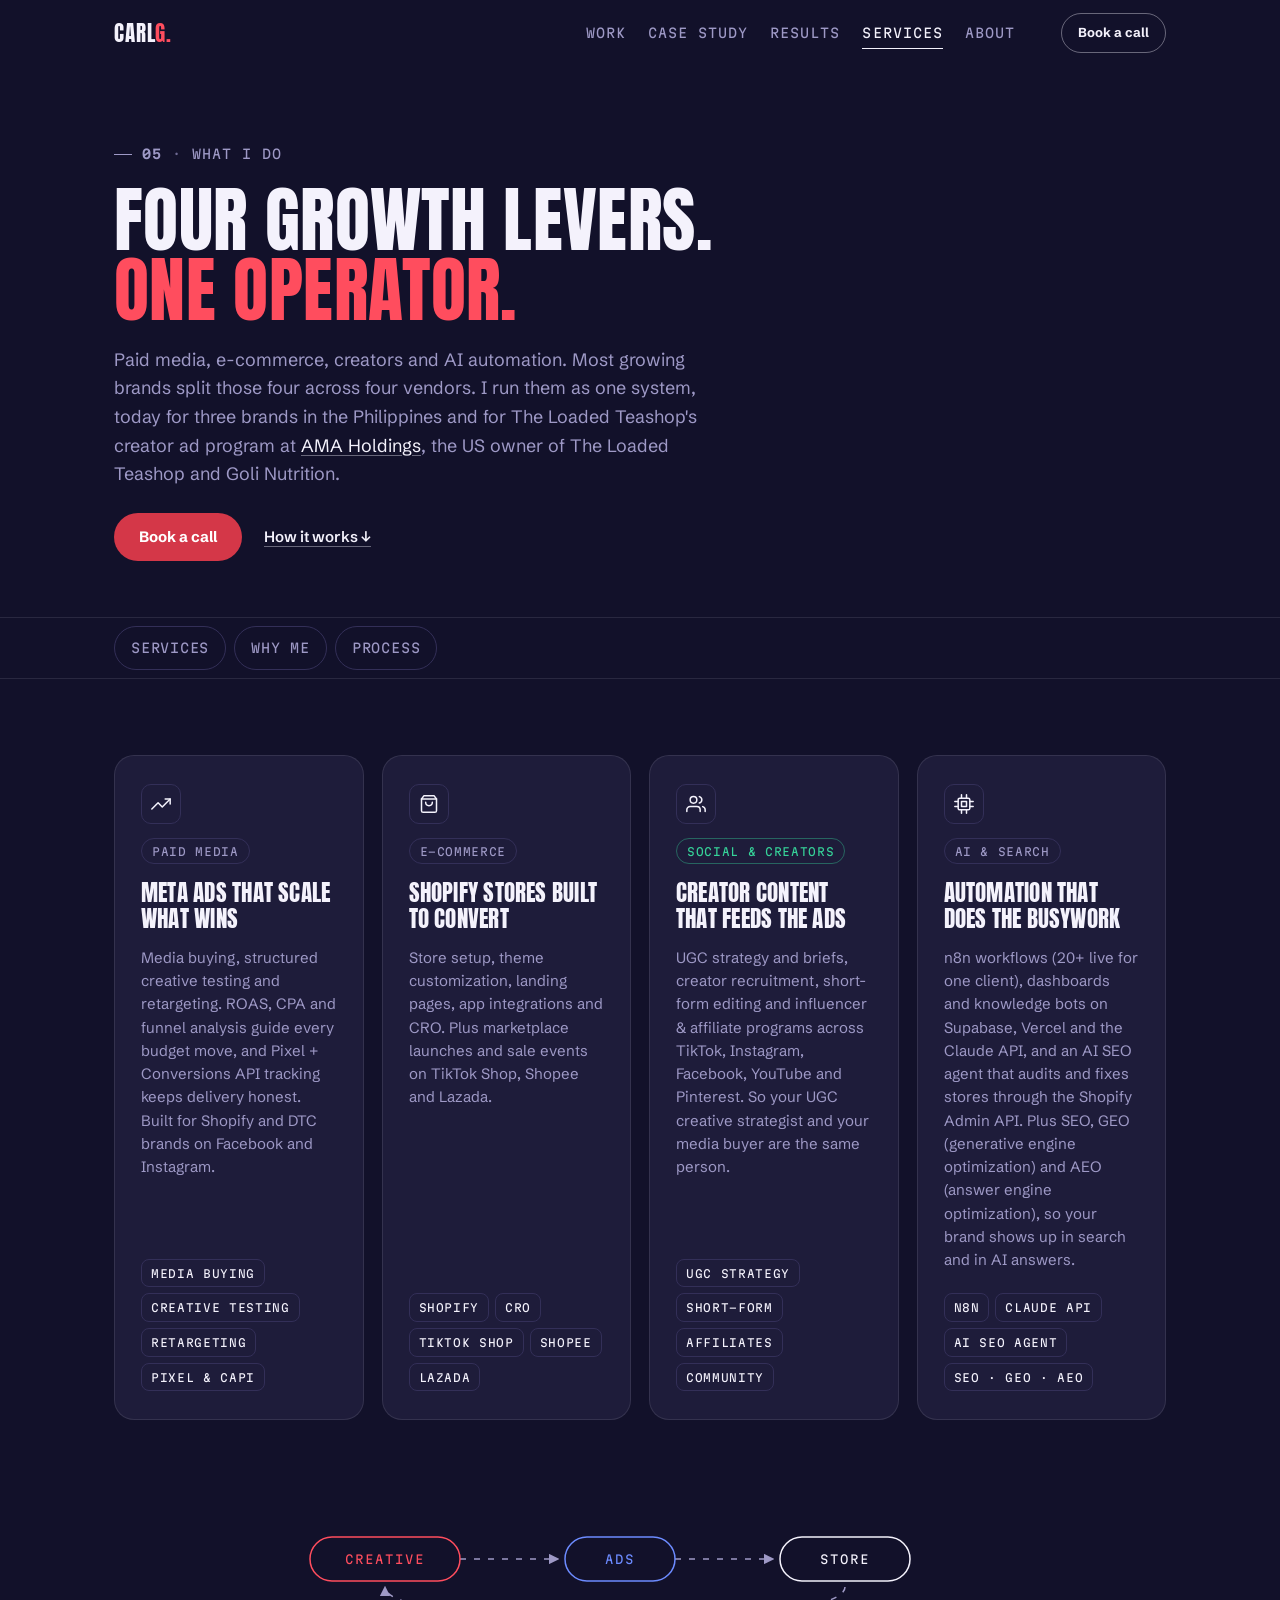
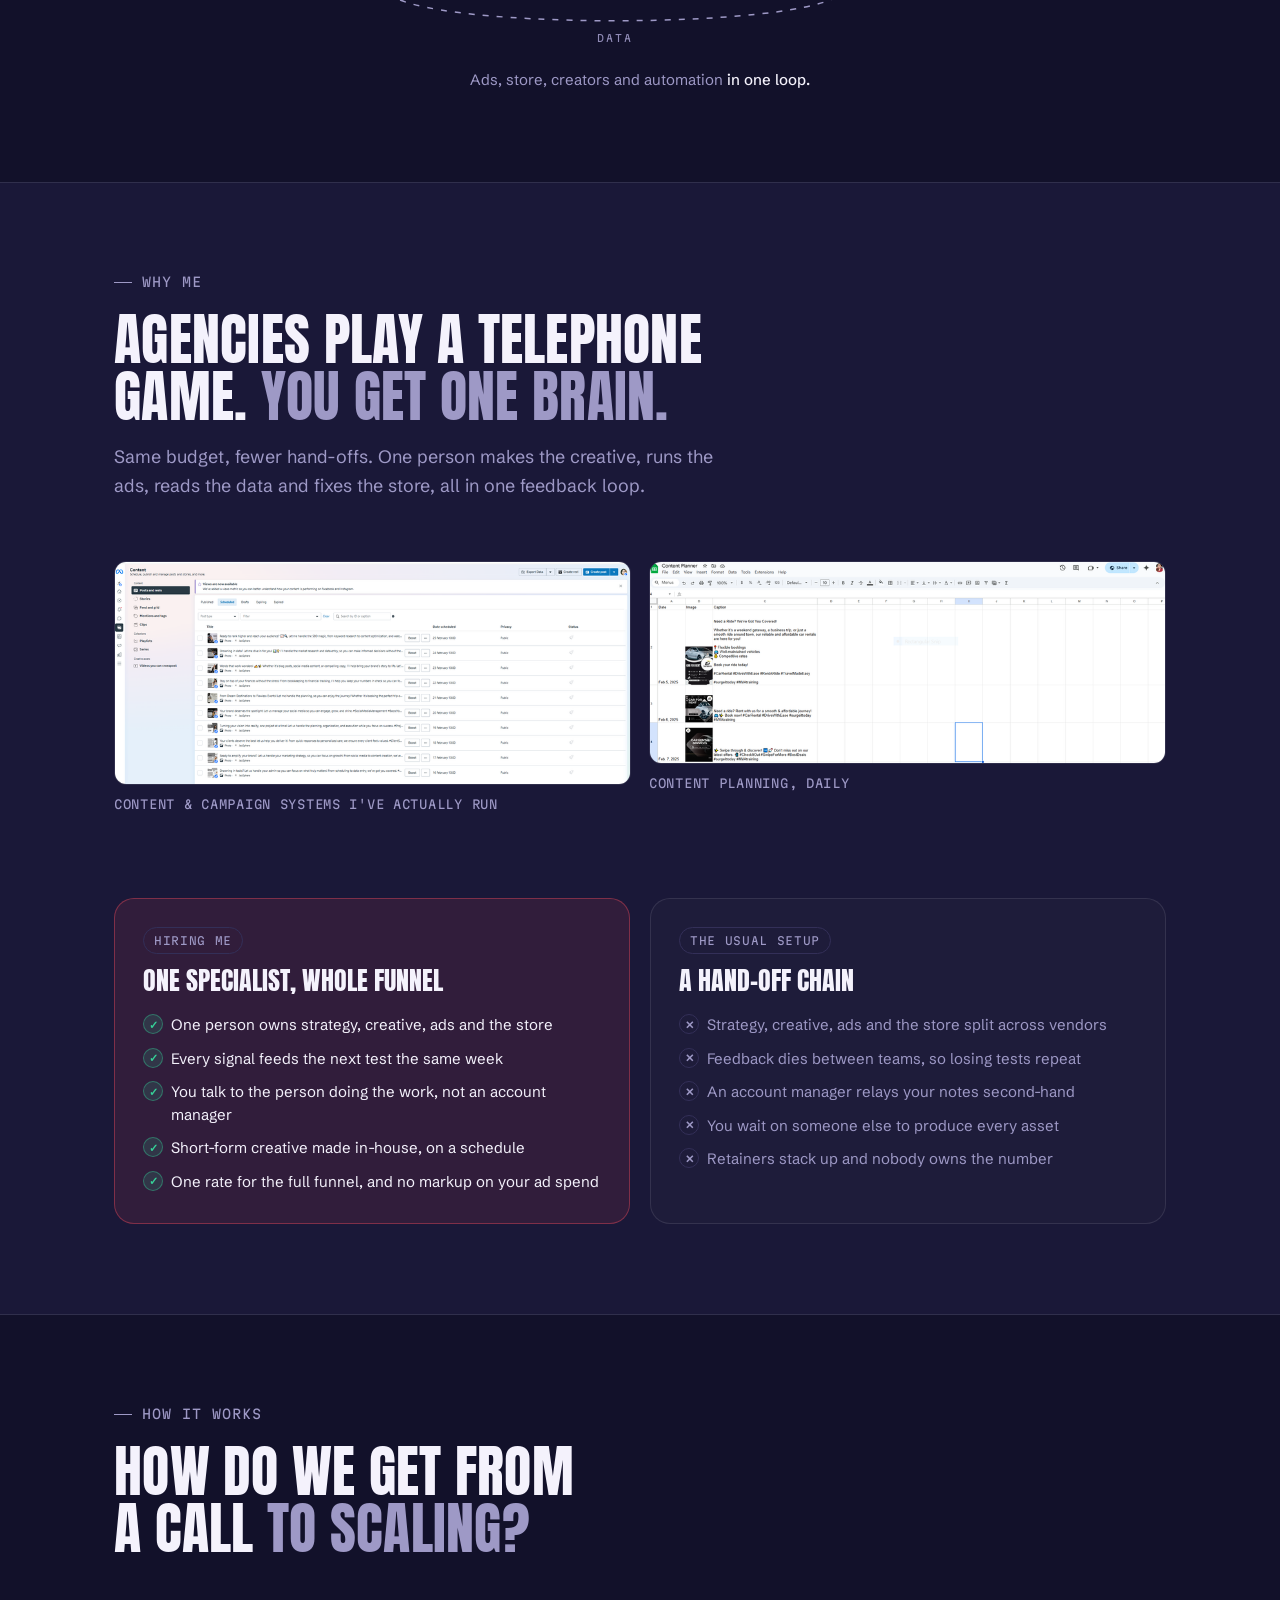
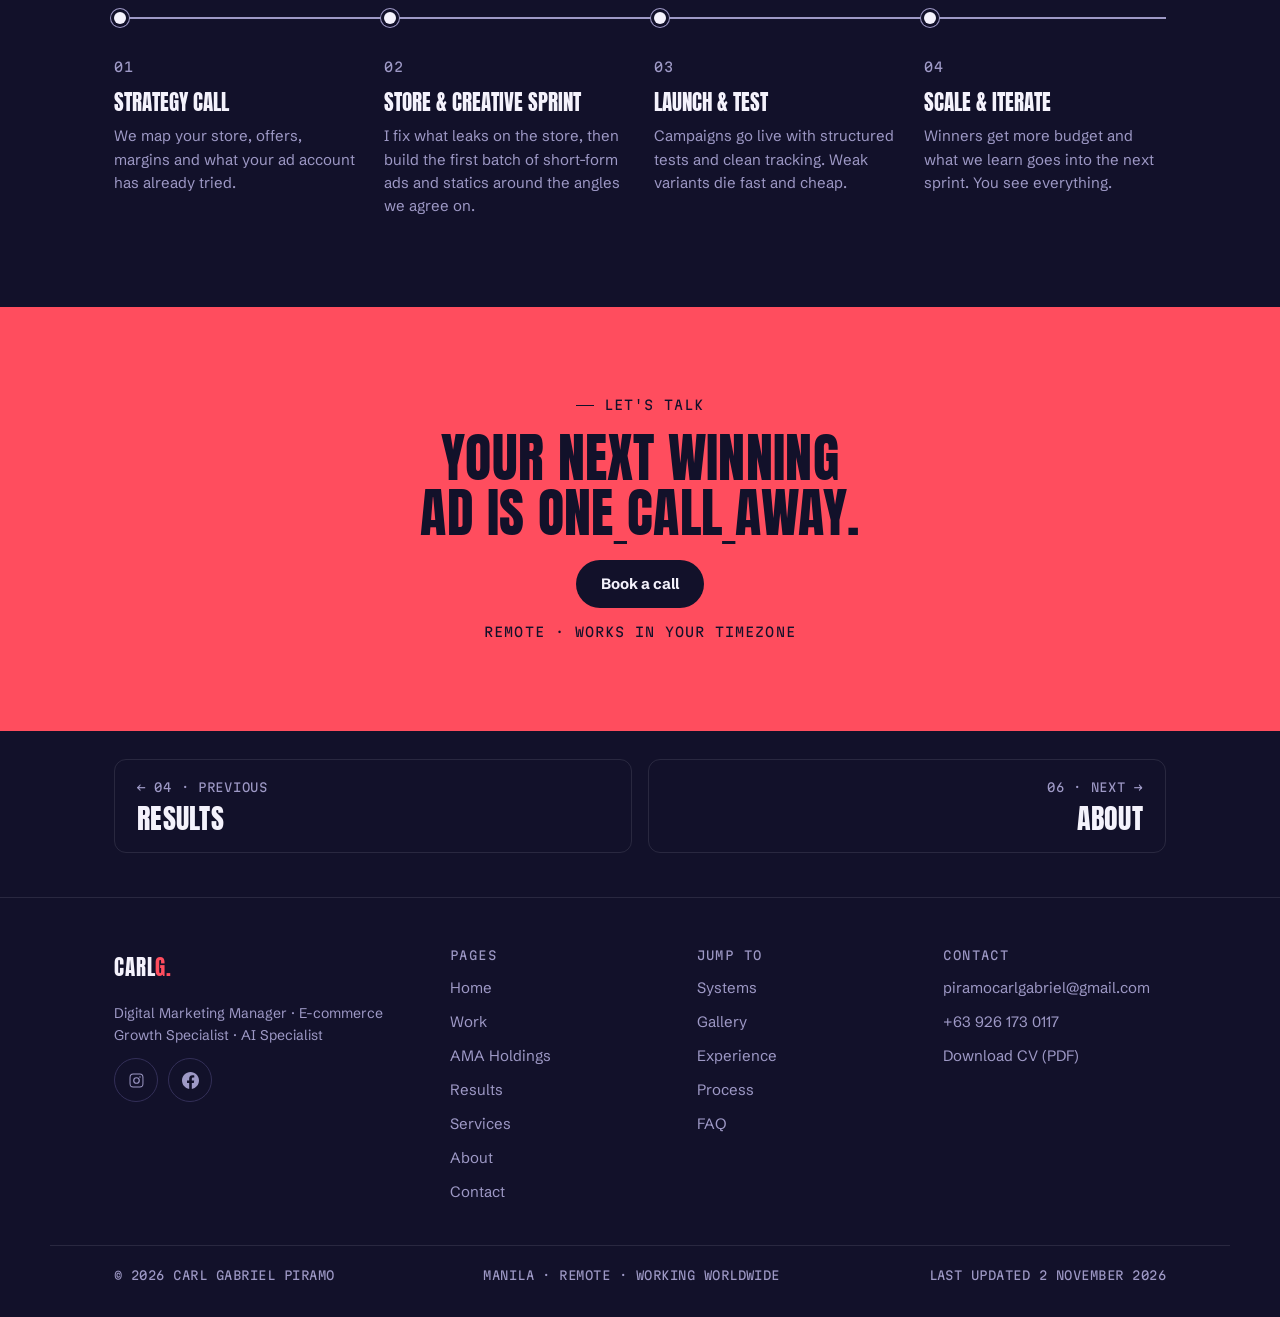
<file: services.html>
<!DOCTYPE html>
<html lang="en">
<head>
<meta charset="utf-8">
<meta name="viewport" content="width=device-width, initial-scale=1">
<title>Meta Ads Specialist in the Philippines | Carl Gabriel Piramo</title>
<meta name="description" content="Hire a Facebook and Meta ads specialist in the Philippines who also runs your Shopify store, UGC and TikTok Shop. One person, one feedback loop.">
<meta property="og:type" content="website">
<meta property="og:title" content="Meta Ads Specialist in the Philippines | Carl Gabriel Piramo">
<meta property="og:description" content="Hire a Facebook and Meta ads specialist in the Philippines who also runs your Shopify store, UGC and TikTok Shop. One person, one feedback loop.">
<meta property="og:url" content="https://carlgabriel.vercel.app/services.html">
<meta property="og:image" content="https://carlgabriel.vercel.app/assets/media/portrait-carl.png">
<meta property="og:image:alt" content="Portrait of Carl Gabriel Piramo">
<meta property="og:site_name" content="Carl Gabriel Piramo">
<meta name="twitter:card" content="summary_large_image">
<meta name="twitter:title" content="Meta Ads Specialist in the Philippines | Carl Gabriel Piramo">
<meta name="twitter:description" content="Hire a Facebook and Meta ads specialist in the Philippines who also runs your Shopify store, UGC and TikTok Shop. One person, one feedback loop.">
<meta name="twitter:image" content="https://carlgabriel.vercel.app/assets/media/portrait-carl.png">
<meta name="twitter:image:alt" content="Portrait of Carl Gabriel Piramo">
<link rel="canonical" href="https://carlgabriel.vercel.app/services.html">
<!-- seo:jsonld -->
<script type="application/ld+json">{"@context":"https://schema.org","@graph":[{"@type":"Person","@id":"https://carlgabriel.vercel.app/#person","name":"Carl Gabriel Piramo","url":"https://carlgabriel.vercel.app/"},{"@type":"ProfessionalService","@id":"https://carlgabriel.vercel.app/#service","name":"Carl Gabriel Piramo: Meta ads, Shopify and UGC growth","description":"Meta (Facebook and Instagram) ads management, Shopify growth and CRO, TikTok Shop, Shopee and Lazada launches, UGC and creator programs, and AI automation with SEO, GEO and AEO, run by one operator for DTC and ecommerce brands.","url":"https://carlgabriel.vercel.app/services.html","image":"https://carlgabriel.vercel.app/assets/media/portrait-carl.png","founder":{"@id":"https://carlgabriel.vercel.app/#person"},"email":"piramocarlgabriel@gmail.com","telephone":"+63 926 173 0117","address":{"@type":"PostalAddress","addressLocality":"Manila","addressRegion":"Metro Manila","addressCountry":"PH"},"areaServed":"Worldwide","hasOfferCatalog":{"@type":"OfferCatalog","@id":"https://carlgabriel.vercel.app/services.html#catalog","name":"Growth services","itemListElement":[{"@type":"Offer","itemOffered":{"@id":"https://carlgabriel.vercel.app/services.html#meta-ads"}},{"@type":"Offer","itemOffered":{"@id":"https://carlgabriel.vercel.app/services.html#shopify"}},{"@type":"Offer","itemOffered":{"@id":"https://carlgabriel.vercel.app/services.html#ugc"}},{"@type":"Offer","itemOffered":{"@id":"https://carlgabriel.vercel.app/services.html#ai-search"}}]}},{"@type":"Service","@id":"https://carlgabriel.vercel.app/services.html#meta-ads","name":"Meta ads management and media buying","serviceType":"Meta ads management","description":"Media buying, structured creative testing and retargeting on Facebook and Instagram, guided by ROAS, CPA and funnel analysis, with Meta Pixel and Conversions API tracking.","provider":{"@id":"https://carlgabriel.vercel.app/#person"},"areaServed":"Worldwide","url":"https://carlgabriel.vercel.app/services.html#services"},{"@type":"Service","@id":"https://carlgabriel.vercel.app/services.html#shopify","name":"Shopify growth, CRO and marketplace launches","serviceType":"Ecommerce store management","description":"Shopify store setup, theme customization, landing pages, app integrations and conversion rate optimization, plus marketplace launches and sale events on TikTok Shop, Shopee and Lazada.","provider":{"@id":"https://carlgabriel.vercel.app/#person"},"areaServed":"Worldwide","url":"https://carlgabriel.vercel.app/services.html#services"},{"@type":"Service","@id":"https://carlgabriel.vercel.app/services.html#ugc","name":"UGC and creator programs","serviceType":"UGC ads and creator marketing","description":"UGC strategy and briefs, creator recruitment, short-form editing, and influencer and affiliate programs across TikTok, Instagram, Facebook, YouTube and Pinterest.","provider":{"@id":"https://carlgabriel.vercel.app/#person"},"areaServed":"Worldwide","url":"https://carlgabriel.vercel.app/services.html#services"},{"@type":"Service","@id":"https://carlgabriel.vercel.app/services.html#ai-search","name":"AI automation and SEO, GEO and AEO","serviceType":"Marketing automation and search optimization","description":"n8n workflows, an AI SEO agent that audits and fixes stores through the Shopify Admin API, and search engine optimization (SEO), generative engine optimization (GEO) and answer engine optimization (AEO).","provider":{"@id":"https://carlgabriel.vercel.app/#person"},"areaServed":"Worldwide","url":"https://carlgabriel.vercel.app/services.html#services"},{"@type":"WebPage","@id":"https://carlgabriel.vercel.app/services.html#webpage","url":"https://carlgabriel.vercel.app/services.html","name":"Meta Ads Specialist in the Philippines | Carl Gabriel Piramo","description":"Hire a Facebook and Meta ads specialist in the Philippines who also runs your Shopify store, UGC and TikTok Shop. One person, one feedback loop.","isPartOf":{"@id":"https://carlgabriel.vercel.app/#website"},"about":{"@id":"https://carlgabriel.vercel.app/#person"},"inLanguage":"en","dateModified":"2026-11-02","breadcrumb":{"@id":"https://carlgabriel.vercel.app/services.html#breadcrumb"},"mainEntity":{"@id":"https://carlgabriel.vercel.app/#service"}},{"@type":"BreadcrumbList","@id":"https://carlgabriel.vercel.app/services.html#breadcrumb","itemListElement":[{"@type":"ListItem","position":1,"name":"Home","item":"https://carlgabriel.vercel.app/"},{"@type":"ListItem","position":2,"name":"Services","item":"https://carlgabriel.vercel.app/services.html"}]}]}</script>
<!-- /seo:jsonld -->
<link rel="expect" href="#page-title" blocking="render">
<!-- shell:head -->
<meta name="theme-color" content="#12112A">
<link rel="preconnect" href="https://fonts.googleapis.com">
<link rel="preconnect" href="https://fonts.gstatic.com" crossorigin>
<link href="https://fonts.googleapis.com/css2?family=Anton&family=Schibsted+Grotesk:wght@400;500;700&family=Martian+Mono:wght@400;600&display=swap" rel="stylesheet">
<link rel="stylesheet" href="styles.css?v=19">
<noscript><style>.snap-in,.reveal,.is-split .wi,.tape rect,.spend .bar path,.step-node,.steps-line i{opacity:1;transform:none}</style></noscript>
<script type="speculationrules">
{"prefetch":[{"source":"document","where":{"and":[{"selector_matches":"a[href$='.html'], a[href='./']"},{"not":{"selector_matches":"[download], [target='_blank']"}}]},"eagerness":"moderate"}]}
</script>
<script>
/* Page transitions (styles.css 26): a title morphs between a Home tile and the page title heading.
   It is named only while on screen and only when the other side of the navigation is
   Home, and never when the navigation lands on a #section. Arriving through a
   transition skips the banner's own load choreography (.vt-arrive). */
(function () {
  var TARGETS = { 'work.html': 1, 'ama-holdings.html': 1, 'results.html': 1, 'services.html': 1, 'contact.html': 1 };
  function file(url) {
    var p;
    try { p = new URL(url, location.href).pathname; } catch (e) { return ''; }
    return p.slice(p.lastIndexOf('/') + 1) || 'index.html';
  }
  function hash(url) { try { return new URL(url, location.href).hash; } catch (e) { return ''; } }
  function visible(el) { var r = el.getBoundingClientRect(); return r.bottom > 0 && r.top < innerHeight; }
  function reset() {
    var named = document.querySelectorAll('[data-vt]');
    for (var i = 0; i < named.length; i++) named[i].style.viewTransitionName = '';
  }
  function shared(other) {
    var here = file(location.href), there = file(other), el = null;
    if (here === 'index.html' && TARGETS[there]) el = document.querySelector('[data-vt="vt-' + there.replace('.html', '') + '"]');
    else if (there === 'index.html' && TARGETS[here]) el = document.querySelector('.page-hero [data-vt]');
    return el && visible(el) ? el : null;
  }
  function name(other) {
    reset();
    var el = other ? shared(other) : null;
    if (el) el.style.viewTransitionName = el.getAttribute('data-vt');
  }
  addEventListener('pageswap', function (e) {
    if (!e.viewTransition) return;
    var to = e.activation && e.activation.entry ? e.activation.entry.url : null;
    name(to && !hash(to) ? to : null);
  });
  addEventListener('pagereveal', function (e) {
    if (!e.viewTransition) return;
    document.documentElement.classList.add('vt-arrive');
    var nav = window.navigation;
    var from = nav && nav.activation && nav.activation.from ? nav.activation.from.url : null;
    name(location.hash ? null : from);
  });
})();
</script>
<!-- /shell:head -->
</head>
<body data-page="services" class="has-jump">

<!-- shell:nav -->
<a class="skip" href="#main">Skip to content</a>

<nav class="nav" aria-label="Main">
  <div class="nav-inner">
    <a class="brand" href="./" aria-label="Carl G. home">CARL<b>G.</b></a>
    <a class="btn btn--primary btn--sm nav-cta" href="contact.html" data-nav="contact">Book a call</a>
    <button class="nav-toggle" type="button" aria-expanded="false" aria-controls="navMenu" aria-label="Open menu">
      <span class="nav-toggle-bar" aria-hidden="true"></span>
      <span class="nav-toggle-bar" aria-hidden="true"></span>
      <span class="nav-toggle-bar" aria-hidden="true"></span>
    </button>
    <div class="nav-menu" id="navMenu">
      <ul class="nav-links">
        <li class="nav-home" style="--i:0"><a href="./" data-nav="home">Home</a></li>
        <li style="--i:1"><a href="work.html" data-nav="work">Work</a></li>
        <li style="--i:2"><a href="ama-holdings.html" data-nav="ama">Case study</a></li>
        <li style="--i:3"><a href="results.html" data-nav="results">Results</a></li>
        <li style="--i:4"><a href="services.html" data-nav="services" aria-current="page">Services</a></li>
        <li style="--i:5"><a href="about.html" data-nav="about">About</a></li>
      </ul>
    </div>
  </div>
  <div class="pagebar" aria-hidden="true"><i></i></div>
</nav>
<!-- /shell:nav -->

<main id="main">

<header class="page-hero" id="top">
  <div class="wrap">
    <p class="eyebrow snap-in d1"><span class="ph-index">05</span><span class="ph-sep" aria-hidden="true">·</span>What I do</p>
    <h1 class="hook page-title" id="page-title" data-split data-vt="vt-services">Four growth levers. <em>One operator.</em></h1>
    <p class="lede snap-in d3">Paid media, e-commerce, creators and AI automation. Most growing brands split those four across four vendors. I run them as one system, today for three brands in the Philippines and for The Loaded Teashop's creator ad program at <a href="ama-holdings.html">AMA Holdings</a>, the US owner of The Loaded Teashop and Goli Nutrition.</p>
    <div class="hero-ctas snap-in d4">
      <a class="btn btn--primary" href="contact.html">Book a call</a>
      <a class="btn--link" href="#process">How it works ↓</a>
    </div>
  </div>
</header>

<nav class="jumpnav" aria-label="On this page">
  <ul class="jumpnav-list">
    <li><a href="#services">Services</a></li>
    <li><a href="#edge">Why me</a></li>
    <li><a href="#process">Process</a></li>
  </ul>
</nav>

<section class="section" id="services"><div class="wrap">
    <div class="svc-grid" data-stagger="90">
      <article class="svc card card--lift">
        <span class="ic-tile ic-tile--solid" aria-hidden="true"><svg viewBox="0 0 24 24" fill="none" stroke="currentColor" stroke-width="1.8" stroke-linecap="round" stroke-linejoin="round"><path d="M23 6l-9.5 9.5-5-5L1 18"/><path d="M17 6h6v6"/></svg></span>
        <span class="chip chip--accent">Paid media</span>
        <h2 class="card-title">Meta ads that scale what wins</h2>
        <p>Media buying, structured creative testing and retargeting. ROAS, CPA and funnel analysis guide every budget move, and Pixel + Conversions API tracking keeps delivery honest. Built for Shopify and DTC brands on Facebook and Instagram.</p>
        <ul class="svc-tags">
          <li>Media buying</li>
          <li>Creative testing</li>
          <li>Retargeting</li>
          <li>Pixel &amp; CAPI</li>
        </ul>
      </article>
      <article class="svc card card--lift">
        <span class="ic-tile ic-tile--blue" aria-hidden="true"><svg viewBox="0 0 24 24" fill="none" stroke="currentColor" stroke-width="1.8" stroke-linecap="round" stroke-linejoin="round"><path d="M6 2 3 6v14a2 2 0 0 0 2 2h14a2 2 0 0 0 2-2V6l-3-4Z"/><path d="M3 6h18"/><path d="M16 10a4 4 0 0 1-8 0"/></svg></span>
        <span class="chip chip--blue">E-commerce</span>
        <h2 class="card-title">Shopify stores built to convert</h2>
        <p>Store setup, theme customization, landing pages, app integrations and CRO. Plus marketplace launches and sale events on TikTok Shop, Shopee and Lazada.</p>
        <ul class="svc-tags">
          <li>Shopify</li>
          <li>CRO</li>
          <li>TikTok Shop</li>
          <li>Shopee</li>
          <li>Lazada</li>
        </ul>
      </article>
      <article class="svc card card--lift">
        <span class="ic-tile ic-tile--win" aria-hidden="true"><svg viewBox="0 0 24 24" fill="none" stroke="currentColor" stroke-width="1.8" stroke-linecap="round" stroke-linejoin="round"><path d="M17 21v-2a4 4 0 0 0-4-4H5a4 4 0 0 0-4 4v2"/><circle cx="9" cy="7" r="4"/><path d="M23 21v-2a4 4 0 0 0-3-3.87"/><path d="M16 3.13a4 4 0 0 1 0 7.75"/></svg></span>
        <span class="chip chip--win">Social &amp; creators</span>
        <h2 class="card-title">Creator content that feeds the ads</h2>
        <p>UGC strategy and briefs, creator recruitment, short-form editing and influencer &amp; affiliate programs across TikTok, Instagram, Facebook, YouTube and Pinterest. So your UGC creative strategist and your media buyer are the same person.</p>
        <ul class="svc-tags">
          <li>UGC strategy</li>
          <li>Short-form</li>
          <li>Affiliates</li>
          <li>Community</li>
        </ul>
      </article>
      <article class="svc card card--lift">
        <span class="ic-tile" aria-hidden="true"><svg viewBox="0 0 24 24" fill="none" stroke="currentColor" stroke-width="1.8" stroke-linecap="round" stroke-linejoin="round"><rect x="5" y="5" width="14" height="14" rx="2"/><rect x="9" y="9" width="6" height="6"/><path d="M9 1v4M15 1v4M9 19v4M15 19v4M1 9h4M1 15h4M19 9h4M19 15h4"/></svg></span>
        <span class="chip">AI &amp; search</span>
        <h2 class="card-title">Automation that does the busywork</h2>
        <p>n8n workflows (20+ live for one client), dashboards and knowledge bots on Supabase, Vercel and the Claude API, and an AI SEO agent that audits and fixes stores through the Shopify Admin API. Plus SEO, GEO (generative engine optimization) and AEO (answer engine optimization), so your brand shows up in search and in AI answers.</p>
        <ul class="svc-tags">
          <li>n8n</li>
          <li>Claude API</li>
          <li>AI SEO agent</li>
          <li>SEO · GEO · AEO</li>
        </ul>
      </article>
    </div>

    <figure class="loop reveal">
      <div class="loop-scroll" tabindex="0" role="region" aria-label="Growth loop diagram">
      <svg viewBox="0 0 680 160" role="img" aria-label="The growth loop: creative feeds ads, ads feed the store, store data feeds the next creative">
        <defs>
          <marker id="loopArrow" viewBox="0 0 8 8" refX="7" refY="4" markerWidth="7" markerHeight="7" orient="auto">
            <path d="M0 0L8 4L0 8z" fill="#9E99C6"/>
          </marker>
          <path id="loopPathA" d="M160 67 L258 67"/>
          <path id="loopPathB" d="M375 67 L473 67"/>
          <path id="loopPathC" d="M545 95 C545 140, 85 140, 85 95"/>
        </defs>
        <g class="loop-arrows" stroke="#9E99C6" fill="none" stroke-width="1.5">
          <use class="flow" href="#loopPathA" marker-end="url(#loopArrow)"/>
          <use class="flow" href="#loopPathB" marker-end="url(#loopArrow)"/>
          <use class="flow flow--return" href="#loopPathC" marker-end="url(#loopArrow)"/>
        </g>
        <g class="loop-nodes" font-family="'Martian Mono', monospace" font-size="12" letter-spacing="2">
          <g class="node node--creative">
            <rect x="10" y="45" width="150" height="44" rx="22" fill="none" stroke="#FF4D5E"/>
            <text x="85" y="72" text-anchor="middle" fill="#FF4D5E">CREATIVE</text>
          </g>
          <g class="node node--ads">
            <rect x="265" y="45" width="110" height="44" rx="22" fill="none" stroke="#6C8BFF"/>
            <text x="320" y="72" text-anchor="middle" fill="#6C8BFF">ADS</text>
          </g>
          <g class="node node--store">
            <rect x="480" y="45" width="130" height="44" rx="22" fill="none" stroke="#F4F2FC"/>
            <text x="545" y="72" text-anchor="middle" fill="#F4F2FC">STORE</text>
          </g>
        </g>
        <text class="loop-label" x="315" y="150" text-anchor="middle" font-family="'Martian Mono', monospace" font-size="10" letter-spacing="2" fill="#9E99C6">DATA</text>
      </svg>
      </div>
      <ol class="ops-steps" aria-label="The growth loop, step by step">
        <li>Creative<small>UGC, edits and statics, made in-house</small></li>
        <li>Ads<small>Meta and TikTok, tested fast</small></li>
        <li>Store<small>Shopify and the marketplaces</small></li>
        <li>Data back to creative<small>What won decides the next batch</small></li>
      </ol>
      <figcaption>Ads, store, creators and automation <strong>in one loop.</strong></figcaption>
    </figure>
  </div></section>

<section class="section section--alt" id="edge">
  <div class="wrap">
    <div class="section-head">
      <p class="eyebrow reveal">Why me</p>
      <h2 class="hook" data-split>Agencies play a telephone game. <em>You get one brain.</em></h2>
      <p class="lede reveal">Same budget, fewer hand-offs. One person makes the creative, runs the ads, reads the data and fixes the store, all in one feedback loop.</p>
    </div>

    <div class="edge-grid edge-grid--solo">
      <div class="ops-stack reveal reveal--right">
        <figure>
          <img src="assets/media/ops-02.png" alt="Meta Business Suite, scheduled posts queue" loading="lazy">
          <figcaption>Content &amp; campaign systems I've actually run</figcaption>
        </figure>
        <figure>
          <img src="assets/media/ops-06.png" alt="Content planner spreadsheet with dates, creatives and captions" loading="lazy">
          <figcaption>Content planning, daily</figcaption>
        </figure>
      </div>
    </div>

    <div class="versus" data-stagger="110">
      <article class="vs vs--me card">
        <header>
          <span class="chip chip--accent">Hiring me</span>
          <h3>One specialist, whole funnel</h3>
        </header>
        <ul class="vs-list vs-list--yes">
          <li>One person owns strategy, creative, ads and the store</li>
          <li>Every signal feeds the next test the same week</li>
          <li>You talk to the person doing the work, not an account manager</li>
          <li>Short-form creative made in-house, on a schedule</li>
          <li>One rate for the full funnel, and no markup on your ad spend</li>
        </ul>
      </article>
      <article class="vs vs--them card">
        <header>
          <span class="chip">The usual setup</span>
          <h3>A hand-off chain</h3>
        </header>
        <ul class="vs-list vs-list--no">
          <li>Strategy, creative, ads and the store split across vendors</li>
          <li>Feedback dies between teams, so losing tests repeat</li>
          <li>An account manager relays your notes second-hand</li>
          <li>You wait on someone else to produce every asset</li>
          <li>Retainers stack up and nobody owns the number</li>
        </ul>
      </article>
    </div>

  </div>
</section>

<section class="section" id="process">
  <div class="wrap">
    <div class="section-head">
      <p class="eyebrow reveal">How it works</p>
      <h2 class="hook" data-split>How do we get from a call <em>to scaling?</em></h2>
    </div>

    <div class="steps reveal" data-stagger="140">
      <div class="steps-line" aria-hidden="true"><i></i></div>
      <article class="step">
        <span class="step-node" aria-hidden="true"></span>
        <h3>Strategy call</h3>
        <p>We map your store, offers, margins and what your ad account has already tried.</p>
      </article>
      <article class="step">
        <span class="step-node" aria-hidden="true"></span>
        <h3>Store &amp; creative sprint</h3>
        <p>I fix what leaks on the store, then build the first batch of short-form ads and statics around the angles we agree on.</p>
      </article>
      <article class="step">
        <span class="step-node" aria-hidden="true"></span>
        <h3>Launch &amp; test</h3>
        <p>Campaigns go live with structured tests and clean tracking. Weak variants die fast and cheap.</p>
      </article>
      <article class="step">
        <span class="step-node" aria-hidden="true"></span>
        <h3>Scale &amp; iterate</h3>
        <p>Winners get more budget and what we learn goes into the next sprint. You see everything.</p>
      </article>
    </div>
  </div>
</section>

<section class="cta-band coral" aria-labelledby="ctaTitle">
  <div class="wrap cta-band-inner">
    <p class="eyebrow reveal">Let's talk</p>
    <h2 class="hook" id="ctaTitle" data-split>Your next winning ad is <em>one call away.</em></h2>
    <a class="btn btn--primary reveal" href="contact.html">Book a call</a>
    <span class="mono-line reveal">Remote · works in your timezone</span>
  </div>
</section>

<nav class="pager wrap" aria-label="More pages">
  <a class="pager-prev" href="results.html"><small>← 04 · Previous</small><b>Results</b></a>
  <a class="pager-next" href="about.html"><small>06 · Next →</small><b>About</b></a>
</nav>

</main>

<!-- shell:footer -->
<footer class="footer">
  <div class="wrap footer-grid">
    <div class="footer-brand">
      <a class="brand" href="./">CARL<b>G.</b></a>
      <p class="footer-tag">Digital Marketing Manager · E-commerce Growth Specialist · AI Specialist</p>
      <div class="footer-social" role="group" aria-label="Social links">
        <a href="https://www.instagram.com/crl.gbb" target="_blank" rel="noopener" aria-label="Instagram">
          <svg viewBox="0 0 24 24" fill="currentColor" width="17" height="17" aria-hidden="true"><path d="M12 2.16c3.2 0 3.58.01 4.85.07 3.25.15 4.77 1.69 4.92 4.92.06 1.27.07 1.65.07 4.85s-.01 3.58-.07 4.85c-.15 3.22-1.66 4.77-4.92 4.92-1.27.06-1.65.07-4.85.07s-3.58-.01-4.85-.07c-3.26-.15-4.77-1.7-4.92-4.92-.06-1.27-.07-1.65-.07-4.85s.01-3.58.07-4.85C2.38 3.92 3.9 2.38 7.15 2.23 8.42 2.17 8.8 2.16 12 2.16Zm0 1.44c-3.14 0-3.51.01-4.75.07-2.5.11-3.5 1.13-3.61 3.61-.06 1.24-.07 1.61-.07 4.75s.01 3.51.07 4.75c.11 2.48 1.11 3.5 3.61 3.61 1.24.06 1.61.07 4.75.07s3.51-.01 4.75-.07c2.5-.11 3.5-1.13 3.61-3.61.06-1.24.07-1.61.07-4.75s-.01-3.51-.07-4.75c-.11-2.48-1.11-3.5-3.61-3.61-1.24-.06-1.61-.07-4.75-.07Zm0 3.68a4.72 4.72 0 1 1 0 9.44 4.72 4.72 0 0 1 0-9.44Zm0 7.79a3.07 3.07 0 1 0 0-6.14 3.07 3.07 0 0 0 0 6.14Zm6.01-7.98a1.1 1.1 0 1 1-2.2 0 1.1 1.1 0 0 1 2.2 0Z"/></svg>
        </a>
        <a href="https://www.facebook.com/carl.gabriel.piramo" target="_blank" rel="noopener" aria-label="Facebook">
          <svg viewBox="0 0 24 24" fill="currentColor" width="17" height="17" aria-hidden="true"><path d="M24 12.07C24 5.4 18.63 0 12 0S0 5.4 0 12.07c0 6.03 4.39 11.03 10.13 11.93v-8.44H7.08v-3.49h3.05V9.41c0-3.02 1.79-4.69 4.53-4.69 1.31 0 2.68.24 2.68.24v2.97h-1.51c-1.49 0-1.96.93-1.96 1.89v2.25h3.33l-.53 3.49h-2.8v8.44C19.61 23.1 24 18.1 24 12.07Z"/></svg>
        </a>
      </div>
    </div>
    <nav class="footer-col" aria-label="Pages">
      <p class="footer-h">Pages</p>
      <ul class="footer-links">
        <li><a href="./">Home</a></li>
        <li><a href="work.html">Work</a></li>
        <li><a href="ama-holdings.html">AMA Holdings</a></li>
        <li><a href="results.html">Results</a></li>
        <li><a href="services.html">Services</a></li>
        <li><a href="about.html">About</a></li>
        <li><a href="contact.html">Contact</a></li>
      </ul>
    </nav>
    <nav class="footer-col footer-col--jump" aria-label="Jump to">
      <p class="footer-h">Jump to</p>
      <ul class="footer-links">
        <li><a href="ama-holdings.html#automations">Systems</a></li>
        <li><a href="results.html#gallery">Gallery</a></li>
        <li><a href="about.html#experience">Experience</a></li>
        <li><a href="services.html#process">Process</a></li>
        <li><a href="contact.html#faq">FAQ</a></li>
      </ul>
    </nav>
    <div class="footer-col">
      <p class="footer-h">Contact</p>
      <ul class="footer-contact">
        <li><a href="mailto:piramocarlgabriel@gmail.com"><span>piramocarlgabriel@<wbr>gmail.com</span></a></li>
        <li><a href="tel:+639261730117">+63 926 173 0117</a></li>
        <li><a href="assets/Carl-Gabriel-Piramo-CV.pdf" download>Download CV (PDF)</a></li>
      </ul>
    </div>
  </div>
  <div class="wrap footer-base">
    <span class="footer-copy">© <span id="year">2026</span> Carl Gabriel Piramo</span>
    <span class="footer-note">Manila · remote · working worldwide</span>
    <span class="footer-updated">Last updated <time datetime="2026-11-02">2 November 2026</time></span>
  </div>
</footer>

<button class="to-top" type="button" aria-label="Back to top">
  <svg viewBox="0 0 24 24" fill="none" stroke="currentColor" stroke-width="2" stroke-linecap="round" stroke-linejoin="round" width="18" height="18" aria-hidden="true"><path d="M12 19V5"/><path d="m5 12 7-7 7 7"/></svg>
</button>
<!-- /shell:footer -->

<script src="main.js?v=10"></script>
</body>
</html>
</file>
<file: styles.css>
/* ============================================================
   Carl Gabriel Piramo · portfolio stylesheet
   Flat navy · hairlines and whitespace · one coral accent · Anton / Schibsted Grotesk / Martian Mono
   Sections:
     00 Tokens            11 Proof              22 Page banner
     01 Base & reset      12 Gallery & lightbox 23 Jump-chips
     02 Type roles        13 Experience         24 Home bento
     03 Components        14 Why me             25 CTA band & pager
     04 Ambient (gone)    15 Process            26 Page transitions
     05 Nav               16 About              27 Touch & press states
     06 Hero              17 FAQ                20 Motion system
     07 Brand row         18 Contact            21 Reduced motion
     08 Stats             19 Footer, to-top
     09 Services & loop
     10 Work
   22 to 28 sit before 20/21 so the motion and reduced-motion layers still come last.
   28 Answer blocks: question-led sections (.qa), page-hero follow-up lede, footer date
   29 Case study (ama-holdings.html), the Home case tile and the Work flow cards
   Rules: tokens once · one rule per concern · transform/opacity motion only
   Flat on purpose (spec docs/design/2026-11-02-flat-calm-redesign.md): solid colours only, no blur,
   no masks, no glows, no colour ramps. Depth is a surface step plus a 1px hairline. Hover changes colour,
   border colour or an underline, never position, size or shadow. One coral button and one
   coral number per screen; one solid coral surface (.coral) at the end of each page.
   ============================================================ */


/* ============================================================
   00 · TOKENS
   ============================================================ */
:root{
  /* surfaces, darkest to lightest */
  --bg-0:#0C0B1E;        /* nav when scrolled, caption bars, lightbox chrome, chart tip, inputs */
  --bg:#12112A;          /* page, grid cells */
  --bg-2:#1A1838;        /* .section--alt, image wells, .auto-flow */
  --panel:#1E1C3A;       /* cards, tiles, forms, chart card */
  --panel-2:#252247;     /* raised: hover fill on pager and ci-row, active menu row */

  /* lines */
  --edge:#332F58;                        /* control borders, chips, inputs */
  --edge-soft:rgba(var(--fg-rgb),.10);   /* card borders, section rules, cell grid lines */
  --edge-strong:rgba(var(--fg-rgb),.38); /* hover border, ghost button, portrait outline, form field boundary: 3.3:1 on --panel and --bg */

  /* text */
  --text:#F4F2FC;
  --mute:#9E99C6;        /* 6.1:1 on --panel, 6.9:1 on --bg */
  --dim:#6F6A94;         /* decorative only: separators, swipe cues */
  --fg-rgb:244,242,252;
  --bg-rgb:18,17,42;

  /* coral */
  --accent:#FF4D5E;        /* brand mark, surname, h1 em, highlighted numbers, peak bar, coral surfaces */
  --accent-rgb:255,77,94;
  --accent-btn:#D43748;    /* primary button fill, white text 4.7:1 */
  --accent-btn-deep:#C92E3C;
  --accent-text:#FF6674;   /* small coral text on --panel, 5:1: .stat--hl sublabel only, .is-error */
  --accent-tint:rgba(var(--accent-rgb),.10); /* .stat--hl cells, .vs--me */
  --ink:#12112A;           /* text and button fill on a coral surface: 5.7:1 on #FF4D5E */

  /* data colours: diagrams, chart bars, legends. Never UI chrome. */
  --data-1:#FF4D5E;
  --data-2:#6C8BFF;
  --data-3:#36D399;
  --data-mute:rgba(var(--fg-rgb),.38); /* 3.3:1 on --panel: a bar reads without its label */
  --blue:#6C8BFF;--blue-rgb:108,139,255;  /* kept: existing diagram rules read them */
  --win:#36D399;--win-rgb:54,211,153;

  --shadow:0 8px 24px rgba(0,0,0,.35);   /* floating UI only */
  --scrim:rgba(12,11,30,.9);             /* solid caption bar over media */

  --t-xs:12px;--t-sm:13px;
  --r:12px;--r-lg:20px;

  --hook:'Anton','Arial Narrow',Impact,sans-serif;
  --body:'Schibsted Grotesk','Segoe UI',system-ui,sans-serif;
  --mono:'Martian Mono','SFMono-Regular',Consolas,monospace;

  --pad:clamp(20px,5vw,64px);
  --section:clamp(72px,11vw,140px);
  --ease:cubic-bezier(.2,.7,.2,1);
  --ease-out:cubic-bezier(.16,1,.3,1);
  --nav-h:66px;
  --jump-h:61px; /* .jumpnav: 8 + 44 + 8 + 1px border */
  --wrap:1180px;
}
@media (max-width:860px){:root{--nav-h:58px}}

/* the one solid coral surface per page: .cta-band on the inner pages, .tile--contact on Home.
   Inside it text is ink, the em is underlined (not recoloured) and the primary button inverts,
   so the "one coral button per screen" rule still holds. */
.coral,.coral.card{ /* .coral.card: a tile's own .card fill (03) must not outrank the surface */
  background:var(--accent);color:var(--ink);
  --text:#12112A;--mute:#12112A;--dim:rgba(18,17,42,.85); /* 4.8:1 on coral */
  --edge-soft:rgba(18,17,42,.2);--edge-strong:rgba(18,17,42,.45);
}
.coral .btn--primary{background:var(--ink);color:#F4F2FC}
.coral .btn--primary:hover{background:#F4F2FC;color:var(--ink)}
.coral .btn--link{color:var(--ink);text-decoration-color:rgba(18,17,42,.45)}
.coral .btn--link:hover{text-decoration-color:var(--ink)}
.coral .eyebrow{color:var(--ink)}
.coral .eyebrow::before{background:var(--ink)}
.coral .hook,.coral .hook em,.coral .lede,.coral .tile-title,.coral .tile-title em{color:var(--ink)}
.coral .hook em,.coral .tile-title em{text-decoration:underline;text-decoration-thickness:3px;text-underline-offset:6px}
.coral .mono-line{color:var(--ink)} /* 5.7:1; the .75 alpha was 4.1:1 */
.coral ::selection{background:var(--ink);color:#F4F2FC}
.coral :focus-visible{outline-color:var(--ink)}


/* ============================================================
   01 · BASE & RESET
   ============================================================ */
*,*::before,*::after{box-sizing:border-box;margin:0;padding:0}
html{-webkit-text-size-adjust:100%}
/* smooth only after an in-page interaction (focus), so programmatic scrolls stay instant */
html:focus-within{scroll-behavior:smooth}
html,body{overflow-x:clip}
body{
  min-height:100vh;
  background:var(--bg);
  color:var(--text);
  font-family:var(--body);
  font-size:17px;
  line-height:1.6;
  -webkit-font-smoothing:antialiased;
  text-rendering:optimizeLegibility;
}
@media (max-width:520px){body{font-size:16px}}
img,video{display:block;max-width:100%;height:auto}
svg{flex:none}
ul{list-style:none}
a{color:inherit}
button{font:inherit;color:inherit;background:none;border:0;cursor:pointer}
input,textarea{font:inherit;color:inherit}
strong,b{font-weight:700}
::selection{background:var(--accent);color:var(--ink)} /* ink on coral 5.7:1, the pairing the coral surface uses */
:focus-visible{outline:2px solid var(--accent);outline-offset:3px;border-radius:4px}
[id]{scroll-margin-top:calc(var(--nav-h) + 16px)}
body.has-jump [id]{scroll-margin-top:calc(var(--nav-h) + var(--jump-h) + 16px)}
[hidden]{display:none !important} /* filtered gallery items and inactive tab panels set display on their classes */

.skip{
  position:fixed;top:10px;left:10px;z-index:100;
  padding:10px 16px;border-radius:999px;
  background:var(--accent-btn);color:#fff;font-weight:700;text-decoration:none;
  transform:translateY(-200%);
  transition:transform .3s var(--ease-out);
}
.skip:focus-visible{transform:none}
/* visually hidden, still read by assistive tech */
.sr-only{position:absolute;width:1px;height:1px;margin:-1px;padding:0;border:0;overflow:hidden;clip:rect(0 0 0 0);clip-path:inset(50%);white-space:nowrap}

.wrap{width:100%;max-width:var(--wrap);margin-inline:auto;padding-inline:var(--pad)}
main{position:relative}
.section{padding-block:var(--section)}
/* inner pages open under a banner (and jump-chips), so their sections need less air than the one-page layout did */
body:not([data-page="home"]){--section:clamp(56px,7vw,96px)}
.section--alt{background:var(--bg-2);border-block:1px solid var(--edge-soft)}
.section-head{max-width:820px;margin-bottom:clamp(36px,5vw,60px)}
.section-head .lede{margin-top:18px}


/* ============================================================
   02 · TYPE ROLES
   ============================================================ */
.eyebrow{
  display:flex;align-items:center;gap:10px;
  font-family:var(--mono);font-size:13px;letter-spacing:.08em;text-transform:uppercase;
  color:var(--mute);margin-bottom:18px;
}
.eyebrow::before{content:'';flex:none;width:18px;height:1px;background:var(--mute)}
.hook{
  font-family:var(--hook);font-weight:400;text-transform:uppercase;
  line-height:1.02;letter-spacing:.005em;text-wrap:balance;
}
h2.hook{font-size:clamp(30px,5vw,56px)}
/* heading emphasis: the page's h1 em is its one coral phrase; section h2s are two-tone white and mute */
.hook em{font-style:normal;color:var(--mute)}
h1 .hook em,h1.hook em,.page-title em,.hero-name .ac{color:var(--accent)}
.lede{color:var(--mute);max-width:600px;font-size:clamp(16px,1.4vw,18px)}
.lede strong{color:var(--text);font-weight:500}
.lede a{color:var(--text);text-decoration-color:var(--edge-strong);text-underline-offset:3px}
.lede a:hover{text-decoration-color:var(--text)}
.mono-line{
  font-family:var(--mono);font-size:13px;letter-spacing:.08em;
  text-transform:uppercase;color:var(--mute);font-weight:400;
}
.card-title{
  font-family:var(--hook);font-weight:400;text-transform:uppercase;
  font-size:clamp(20px,2vw,23px);line-height:1.12;letter-spacing:.01em;
}
.sub-head{
  display:flex;align-items:center;gap:12px;
  margin-bottom:20px;
}
.sub-head::after{content:'';flex:1 0 32px;height:1px;background:var(--edge-soft)}


/* ============================================================
   03 · COMPONENTS: chip · btn · ic-tile · card · seg
   ============================================================ */
.chip{
  display:inline-block;
  font-family:var(--mono);font-size:11px;letter-spacing:.06em;text-transform:uppercase;
  line-height:1.4;padding:5px 10px 4px;
  border:1px solid var(--edge);border-radius:999px;
  color:var(--mute);background:transparent;
  white-space:nowrap;
}
/* --accent and --blue render as the base chip (names kept for the markup and the lightbox copy) */
.chip--accent,.chip--blue{color:var(--mute);border-color:var(--edge)}
.chip--win{color:var(--data-3);border-color:rgba(var(--win-rgb),.4)} /* status, not decoration */
/* chips over media sit on a solid scrim bar */
.tile-chip,.gal-chip,.vframe .chip,.about-photo .chip{background:var(--scrim);color:var(--text);border-color:var(--edge);box-shadow:none}

.btn{
  display:inline-flex;align-items:center;justify-content:center;gap:10px;
  min-height:48px;padding:12px 24px;border-radius:999px;
  font-family:var(--body);font-weight:700;font-size:15px;line-height:1.2;
  text-decoration:none;border:1px solid transparent;white-space:nowrap;
  transition:background-color .2s var(--ease),border-color .2s var(--ease),color .2s var(--ease);
}
.btn--primary{color:#fff;background:var(--accent-btn);box-shadow:none}
.btn--primary:hover{background:var(--accent-btn-deep)}
.btn--ghost{color:var(--text);background:transparent;border-color:var(--edge-strong)}
.btn--ghost:hover{border-color:var(--text);background:rgba(var(--fg-rgb),.05)}
.btn--sm{min-height:40px;padding:8px 16px;font-size:13px}
/* the quiet second action: an underlined text link with a 44px row */
.btn--link{
  display:inline-flex;align-items:center;gap:8px;min-height:44px;padding:0 4px;
  font-family:var(--body);font-weight:600;font-size:15px;line-height:1.2;
  color:var(--text);text-decoration:underline;text-underline-offset:4px;text-decoration-color:var(--edge-strong);
  transition:text-decoration-color .2s var(--ease),color .2s var(--ease);
}
.btn--link:hover{text-decoration-color:var(--text)}

.ic-tile{
  display:inline-flex;align-items:center;justify-content:center;flex:none;
  width:40px;height:40px;border-radius:10px;
  color:var(--text);background:transparent;border:1px solid var(--edge);
}
.ic-tile svg{width:20px;height:20px}
/* --blue, --win and --solid render as the base tile */
.ic-tile--blue,.ic-tile--win,.ic-tile--solid{color:var(--text);background:transparent;border-color:var(--edge);box-shadow:none}

.card{
  position:relative;
  background:var(--panel);
  border:1px solid var(--edge-soft);border-radius:var(--r-lg);
  box-shadow:none;
}
/* lift: the transition list matches .reveal so cards carrying both classes behave identically;
   the hover itself is a border colour, not a lift */
.card--lift{
  transition:opacity .7s var(--ease-out),transform .8s var(--ease-out),border-color .2s var(--ease);
}
.card--lift:hover{
  transform:none;
  border-color:var(--edge-strong);
  box-shadow:none;
  transition-delay:0s !important; /* stagger delay set inline by JS must not delay the hover */
}
.card.tilt{transition:opacity .7s var(--ease-out),transform .8s var(--ease-out),border-color .2s var(--ease)}
.card.tilt:hover{border-color:var(--edge-strong);transition-delay:0s !important}

/* segmented control: .work-tabs, .gal-filters, .proof-tablist
   JS measures the active .seg-btn (offsetLeft/offsetWidth, unaffected by .reveal transforms)
   and sets --seg-x/--seg-w on the .seg-ind (inline transform/width work too).
   Without JS the indicator stays 0-wide and the active button is marked by its text colour alone. */
.seg{
  position:relative;isolation:isolate;
  display:inline-flex;align-items:center;gap:2px;max-width:100%;
  padding:3px;border-radius:999px;
  background:var(--bg-0);border:1px solid var(--edge);
  box-shadow:none;
}
.seg-ind{
  position:absolute;z-index:0;top:3px;bottom:3px;left:0;
  width:var(--seg-w,var(--ind-w,0px));
  transform:translateX(var(--seg-x,var(--ind-x,0px)));
  border-radius:999px;pointer-events:none;
  background:var(--text);
  box-shadow:none;
  transition:transform .3s var(--ease-out),width .3s var(--ease-out);
}
.seg-btn{
  position:relative;z-index:1;flex:none;
  display:inline-flex;align-items:center;justify-content:center;gap:8px;
  min-height:42px;padding:10px 16px;border-radius:999px;
  font-family:var(--mono);font-size:13px;letter-spacing:.06em;text-transform:uppercase;line-height:1.2;
  white-space:nowrap;color:var(--mute);background:transparent;
  transition:color .2s var(--ease);
}
.seg-btn:hover{color:var(--text)}
.seg-btn.is-active,.seg-btn[aria-pressed="true"],.seg-btn[aria-selected="true"]{color:var(--bg)}
.seg-btn:focus-visible{outline-offset:2px;border-radius:999px}
/* phones: the pill scrolls sideways instead of squeezing four tabs into 358px; segUpdate scrolls the chosen tab into view */
@media (max-width:560px){
  .proof-tablist,.gal-filters,.work-tabs{
    display:flex;width:100%;overflow-x:auto;overscroll-behavior-x:contain;
    scrollbar-width:none;scroll-snap-type:x proximity;scroll-padding-inline:3px;
  }
  .proof-tablist::-webkit-scrollbar,.gal-filters::-webkit-scrollbar,.work-tabs::-webkit-scrollbar{display:none}
  .proof-tablist .seg-btn,.gal-filters .seg-btn,.work-tabs .seg-btn{flex:none;scroll-snap-align:start;padding-inline:14px;font-size:12px;letter-spacing:.04em}
  .work-tabs .seg-btn{padding-inline:12px} /* the four work tabs fit the 334px pill at 375 without a 3px wiggle */
  .gal-filters .gal-count{font-size:11px;min-width:20px;height:20px}
}


/* ============================================================
   04 · AMBIENT BACKGROUND
   Gone: the body is flat --bg; rhythm comes from .section--alt and the surface ladder.
   ============================================================ */


/* ============================================================
   05 · NAV & MOBILE MENU
   ============================================================ */
.nav{
  position:sticky;top:0;z-index:50;
  background:var(--bg);
  border-bottom:1px solid transparent;
  transition:transform .4s var(--ease-out),border-color .2s var(--ease),background-color .2s var(--ease);
}
.nav--scrolled{background:var(--bg-0);border-bottom-color:var(--edge-soft)}
.nav--hidden{transform:translateY(-100%)}
body.nav-open .nav{transform:none}
.nav-inner{
  width:100%;max-width:var(--wrap);margin-inline:auto;padding-inline:var(--pad);
  height:var(--nav-h);display:flex;align-items:center;gap:28px;
}
.brand{
  display:inline-flex;align-items:center;min-height:44px;order:0;
  font-family:var(--hook);font-size:21px;letter-spacing:.04em;line-height:1;
  text-decoration:none;color:var(--text);
}
.brand b{color:var(--accent);font-weight:400}

.nav-toggle{
  display:none;flex-direction:column;justify-content:center;align-items:center;gap:5px;
  width:44px;height:44px;margin-left:auto;border-radius:10px;order:3;
}
.nav-toggle-bar{
  width:20px;height:2px;border-radius:2px;background:var(--text);
  transition:transform .35s var(--ease-out),opacity .25s var(--ease);
}
body.nav-open .nav-toggle-bar:nth-child(1){transform:translateY(7px) rotate(45deg)}
body.nav-open .nav-toggle-bar:nth-child(2){opacity:0;transform:scaleX(0)}
body.nav-open .nav-toggle-bar:nth-child(3){transform:translateY(-7px) rotate(-45deg)}

/* DOM order: brand, nav-cta, nav-toggle, nav-menu. On desktop the menu is display:contents so
   the links take order 1 and the pill order 2; on phones the pill sits beside the burger. */
.nav-menu{display:contents}
.nav-links{display:flex;align-items:center;gap:2px;margin-left:auto;order:1}
.nav-links a{
  position:relative;display:inline-block;padding:8px 10px;
  font-family:var(--mono);font-size:13px;letter-spacing:.08em;text-transform:uppercase;
  color:var(--mute);text-decoration:none;
  transition:color .2s var(--ease);
}
.nav-links a::after{
  content:'';position:absolute;left:10px;right:10px;bottom:2px;height:1px;
  background:var(--text);
  transform:scaleX(0);transform-origin:right;
  transition:transform .4s var(--ease-out);
}
.nav-links a:hover{color:var(--text)}
.nav-links a.active,.nav-links a[aria-current="page"]{color:var(--text)}
.nav-links a.active::after,.nav-links a[aria-current="page"]::after{transform:scaleX(1);transform-origin:left}
.nav-home{display:none} /* Home shows only inside the mobile menu; the brand mark is Home on desktop */
.nav-cta{order:2;margin-left:8px}
.nav-cta[aria-current="page"]{box-shadow:0 0 0 2px rgba(var(--fg-rgb),.55)} /* ring only */
/* at the top of a page the hero or banner already shows the coral primary, so the bar pill is a ghost
   until the visitor scrolls (main.js adds .nav--scrolled past 20px): one coral button per screen.
   contact.html keeps the coral pill at the top: it is the current-page marker there */
body:not([data-page="contact"]) .nav:not(.nav--scrolled) .nav-cta{background:transparent;border-color:var(--edge-strong);color:var(--text)}
body:not([data-page="contact"]) .nav:not(.nav--scrolled) .nav-cta:hover{border-color:var(--text);background:rgba(var(--fg-rgb),.05)}

.pagebar{position:absolute;left:0;right:0;bottom:-1px;height:2px;pointer-events:none}
.pagebar i{
  display:block;width:100%;height:100%;
  background:var(--mute);
  transform:scaleX(0);transform-origin:0 50%;
}

@media (max-width:860px){
  .nav-inner{gap:0}
  .nav-toggle{display:inline-flex;order:2;margin-left:8px}
  .nav-cta{display:inline-flex;order:1;margin:0 0 0 auto;min-height:44px;padding:8px 14px;font-size:13px;align-self:center} /* 44px tap target in the 58px bar */
  .nav-menu{
    position:absolute;top:100%;left:0;right:0;
    display:flex;flex-direction:column;
    height:calc(100dvh - var(--nav-h));overflow-y:auto;
    padding:4px var(--pad) 24px;
    background:var(--bg);
    border-bottom:1px solid var(--edge-soft);
    box-shadow:none;
    opacity:0;visibility:hidden;
    transition:opacity .3s var(--ease),visibility 0s linear .3s;
  }
  body.nav-open .nav-menu{opacity:1;visibility:visible;transition-delay:0s}
  html:has(body.nav-open){overflow:hidden} /* html carries overflow-x:clip: lock the root only; overflow on body would make it the sticky nav's scroll container */
  .nav-links{flex-direction:column;align-items:stretch;gap:0;margin:0}
  .nav-links li{opacity:1;transform:none;transition:none} /* no per-item stagger; the inline --i attributes are inert */
  .nav-links a{
    display:block;padding:16px 0;
    font-family:var(--body);font-size:18px;font-weight:500;letter-spacing:0;text-transform:none;
    border-bottom:1px solid var(--edge-soft);
  }
  .nav-links a::after{display:none}
  .nav-links a.active,.nav-links a[aria-current="page"]{padding-left:14px;border-left:2px solid var(--text)}
  .nav-home{display:block}
}


/* ============================================================
   06 · HERO: copy and three Anton numbers first, then a round portrait beside the location facts
   ============================================================ */
.hero{
  position:relative;overflow:clip;
  display:grid;align-items:center;
  min-height:min(780px,calc(100svh - var(--nav-h)));
  padding:clamp(28px,4vw,56px) 0 clamp(48px,6vw,72px); /* fits a 768px laptop screen with the numbers and buttons above the fold */
}
.hero-grid{
  position:relative;
  display:grid;
  grid-template-columns:minmax(0,1fr) 220px 44px;
  gap:clamp(24px,3vw,44px);
  align-items:center;
}

/* copy */
.hero-copy{min-width:0}
.welcome{
  display:inline-flex;align-items:center;gap:9px;
  padding:6px 12px 6px 10px;border-radius:999px;
  border:1px solid var(--edge);background:transparent;
  font-family:var(--mono);font-size:12px;letter-spacing:.06em;text-transform:uppercase;
  color:var(--text);margin-bottom:10px;
}
.pulse-dot{position:relative;flex:none;width:8px;height:8px;border-radius:50%;background:var(--data-3)}
.pulse-dot::after{content:none}
.hero-name{
  font-family:var(--hook);font-weight:400;text-transform:uppercase;text-wrap:balance;
  font-size:clamp(44px,8.5vw,84px);line-height:.95;letter-spacing:.005em;
  margin-bottom:10px;
}
.ac{color:var(--accent)}
.hero-role{
  font-size:clamp(15px,1.6vw,21px);font-weight:500;color:var(--text);line-height:1.45;
  margin-bottom:12px;
}
.hero-role span{color:var(--text)}
.hero-hook{
  font-family:var(--hook);font-weight:400;text-transform:uppercase;
  font-size:clamp(22px,5.6vw,34px);line-height:1.05;letter-spacing:.005em;
  color:var(--text);max-width:17em;margin-bottom:12px; /* two lines on a laptop (the first sentence needs 16.3em in Anton); the second line carries the outcome number */
}
.hero-hook em{font-style:normal;color:var(--text)}
.hero .lede{margin-bottom:16px;max-width:52ch}
.hero-ctas{display:flex;flex-wrap:wrap;align-items:center;gap:10px 18px}
.hero-meta{display:grid;gap:8px;min-width:0} /* in .hero-visual: beside the portrait on phones, under it on desktop */
.hero-meta li{
  display:inline-flex;align-items:center;gap:7px;white-space:nowrap; /* one fact per line under the 220px portrait */
  font-family:var(--mono);font-size:12px;letter-spacing:.06em;text-transform:uppercase;
  color:var(--mute);
}
.hero-meta svg{color:var(--mute)}

/* proof row: three Anton numbers under the hook with a label under each; US$44M+ is the screen's coral
   number. It lives in .hero-copy so the numbers come before the buttons on every width */
.hero-proof-list{
  display:grid;grid-template-columns:repeat(3,minmax(0,auto));justify-content:start;gap:12px 28px;
  list-style:none;padding:0;margin:0 0 18px;
  font-family:var(--mono);font-size:12px;letter-spacing:.04em;text-transform:uppercase;line-height:1.4;color:var(--mute);
}
.hero-proof-list li{display:grid;gap:5px;min-width:0}
.hero-proof-list b{
  display:flex;align-items:baseline;gap:2px;
  font-family:var(--hook);font-weight:400;font-size:clamp(30px,4.2vw,44px);line-height:1;letter-spacing:.005em;
  font-variant-numeric:tabular-nums;color:var(--text);
}
/* Anton has no × glyph: affixes use the body face, as .stat-num does */
.hero-proof-list b i{font-style:normal;font-family:var(--body);font-weight:700;font-size:.42em;letter-spacing:.02em;color:var(--mute)}
.hero-proof-list li:first-child b{color:var(--accent)}

/* portrait column: a round photo with the location facts beside it (phones) or under it (desktop) */
.hero-visual{position:relative;width:100%;max-width:400px;justify-self:center}
.hero-proof{display:flex;align-items:center;gap:16px}
.hv-photo{position:relative;border-radius:50%;overflow:hidden;background:var(--panel);border:1px solid var(--edge-strong);box-shadow:none}
.hero-proof .hv-photo{flex:none;width:64px;height:64px}
.hv-photo img{width:100%;height:100%;object-fit:cover;object-position:top center}
/* social rail */
.hero-social{display:flex;flex-direction:column;align-items:center;gap:14px;justify-self:end}
.hs-label{
  writing-mode:vertical-rl;
  font-family:var(--mono);font-size:12px;letter-spacing:.12em;text-transform:uppercase;color:var(--mute);
}
.hs-line{width:1px;height:46px;background:var(--edge)}
.hero-social a{
  display:inline-flex;align-items:center;justify-content:center;
  width:44px;height:44px;border-radius:50%;
  border:1px solid var(--edge);color:var(--mute);background:transparent;
  transition:color .2s var(--ease),border-color .2s var(--ease);
}
.hero-social a:hover{color:var(--text);border-color:var(--text)}

@media (min-width:861px){
  .hero-proof{flex-direction:column;align-items:flex-start;gap:18px}
  .hero-proof .hv-photo{width:220px;height:220px} /* the number row leads; the portrait is a supporting circle, no outline ring */
}
@media (max-width:860px){
  .hero{min-height:0;padding:20px 0 40px}
  .hero-grid{grid-template-columns:minmax(0,1fr);gap:22px}
  .hero-visual{order:0;max-width:none;justify-self:stretch} /* copy first */
  .hero-ctas{flex-direction:column;align-items:stretch;gap:6px}
  .hero-ctas .btn--link{justify-content:center}
  .hero-name{font-size:clamp(44px,12vw,72px)}
  .hero-hook{max-width:none}
  .hero-proof-list{grid-template-columns:repeat(3,minmax(0,1fr));gap:10px 14px;margin-bottom:16px;text-transform:none;letter-spacing:.02em} /* three equal columns; mixed-case labels wrap to two lines, not three */
  .hero-meta{gap:6px}
  .hero-social{display:none} /* the footer carries the social links; a Follow me row has no place above the first result */
}


/* ============================================================
   07 · BRAND ROW: static, wrapped, after #results
   ============================================================ */
.ticker{position:relative;padding:22px 0;border-block:1px solid var(--edge-soft)}
.ticker-viewport{overflow:visible}
.ticker-track{display:block;width:auto;animation:none}
.ticker-list{
  display:flex;flex-wrap:wrap;align-items:baseline;justify-content:center;gap:12px 28px;
  padding:0 var(--pad);max-width:var(--wrap);margin-inline:auto;
}
.ticker-list li{
  display:inline-flex;align-items:baseline;gap:10px;white-space:nowrap;
  font-family:var(--hook);font-size:clamp(18px,2vw,22px);letter-spacing:.04em;text-transform:uppercase;color:var(--mute);
}
.ticker-list li:nth-child(-n+2){color:var(--text)}
.ticker-tag{
  font-family:var(--mono);font-size:12px;letter-spacing:.06em;text-transform:uppercase;color:var(--mute);
}


/* ============================================================
   08 · STATS: the hairline cell grid
   Cells sit in one grid with a 1px gap; every cell draws a 1px outline into that gap, so
   the lines meet as a table and an orphan slot stays plain --bg. The grid's own border
   closes the outside. The same idiom is used by .result-grid and .proof-grid (11).
   ============================================================ */
.stats{padding-block:clamp(44px,6vw,76px)}
.stats-grid{
  display:grid;grid-template-columns:repeat(4,minmax(0,1fr));gap:1px;
  background:var(--bg);border:1px solid var(--edge-soft);border-radius:var(--r-lg);overflow:hidden;
}
.stats-grid--6{grid-template-columns:repeat(3,minmax(0,1fr))}
.stat{
  display:flex;flex-direction:column;gap:14px;padding:28px 26px 26px;
  background:var(--bg);border:0;border-radius:0;box-shadow:none; /* .stat follows .card in source order, so this wins */
  outline:1px solid var(--edge-soft);outline-offset:0;
}
.stat .ic-tile{display:none} /* the number is the icon */
.stat-num{
  display:flex;align-items:baseline;gap:2px;flex-wrap:wrap;
  font-family:var(--hook);font-size:clamp(36px,4vw,56px);line-height:.95;letter-spacing:0;
  font-variant-numeric:tabular-nums;color:var(--text);
}
/* Anton has no × glyph: affixes use the body face so ×, +, K, M render consistently */
.stat-num .pre,.stat-num .suf{font-family:var(--body);font-weight:700;font-size:.42em;letter-spacing:.02em;color:var(--mute)}
.stat-num .pre{margin-right:6px}
.stat-num .suf{margin-left:3px}
.stat-label{font-size:15px;font-weight:500;line-height:1.4;color:var(--text)}
.stat-label i{
  display:block;margin-top:6px;
  font-style:normal;font-weight:400;
  font-family:var(--mono);font-size:12px;letter-spacing:.04em;text-transform:uppercase;color:var(--mute);
}
.stat--hl{background:var(--accent-tint)}
.stat--hl .val{color:var(--accent)}
.stat--hl .stat-num{font-size:clamp(52px,6vw,72px)}
.stat--hl .stat-label i{color:var(--accent-text)}
.tile .stat-num{font-size:clamp(34px,3vw,44px)} /* the Results tile reuses the number markup at tile size */

@media (max-width:1000px){
  .stats-grid,.stats-grid--6{grid-template-columns:repeat(2,minmax(0,1fr))}
}
@media (max-width:520px){
  .stats-grid,.stats-grid--6{grid-template-columns:repeat(2,minmax(0,1fr))}
  .stat{padding:16px 14px 14px;gap:8px}
  .stat-num{font-size:36px}
  .stat--hl{grid-column:1 / -1}
  .stat--hl .stat-num{font-size:52px}
  .stat-label{font-size:14px}
  .stat-label i{font-size:12px;letter-spacing:.02em;text-transform:none}
}


/* ============================================================
   09 · SERVICES & GROWTH LOOP
   ============================================================ */
.svc-grid{display:grid;grid-template-columns:repeat(4,minmax(0,1fr));gap:18px}
.svc{display:flex;flex-direction:column;align-items:flex-start;gap:14px;padding:28px 26px 28px}
.svc .card-title{margin-top:2px}
.svc p{color:var(--mute);font-size:15px;line-height:1.55}
@media (max-width:520px){.svc{padding:20px 18px;gap:10px}}
.svc-tags{display:flex;flex-wrap:wrap;gap:6px;margin-top:auto;padding-top:8px}
.svc-tags li{
  font-family:var(--mono);font-size:11px;letter-spacing:.06em;text-transform:uppercase;
  color:var(--text);padding:5px 9px 4px;border-radius:8px;
  background:transparent;border:1px solid var(--edge);
}

.loop{margin-top:clamp(44px,6vw,72px);text-align:center}
.loop svg{display:block;width:100%;max-width:680px;height:auto;margin-inline:auto;overflow:visible}
.loop figcaption{margin-top:16px;color:var(--mute);font-size:15px}
.loop figcaption strong{color:var(--text);font-weight:500}
.flow{stroke-dasharray:6 8;animation:none} /* static dashes, keep marker-end */
.node rect{stroke-width:1.5}
.loop-label{opacity:.9}

/* phones: the diagram is replaced by a numbered list (same words, readable at 16px) */
.ops-steps{display:none;counter-reset:ops;list-style:none;padding:0;margin:0;border-top:1px solid var(--edge-soft);text-align:left}
.ops-steps li{
  display:grid;grid-template-columns:28px 1fr;gap:12px;align-items:start;
  padding:12px 0;border-bottom:1px solid var(--edge-soft);
  font-size:15px;line-height:1.45;color:var(--text);
}
.ops-steps li::before{
  counter-increment:ops;content:counter(ops,decimal-leading-zero);
  font-family:var(--mono);font-size:12px;letter-spacing:.04em;line-height:1.8;color:var(--mute);
}
.ops-steps small{display:block;grid-column:2;font-family:var(--mono);font-size:12px;letter-spacing:.02em;color:var(--mute)} /* the note sits under the title, not in the number column */
@media (max-width:560px){
  .loop-scroll{display:none}
  .loop .ops-steps{display:grid;gap:0}
}

@media (max-width:1000px){
  .svc-grid{grid-template-columns:repeat(2,minmax(0,1fr))}
}
@media (max-width:520px){
  .svc-grid{grid-template-columns:minmax(0,1fr)}
}


/* ============================================================
   10 · WORK: filter · reel · vframe · stills
   ============================================================ */
.work-tabs{margin-bottom:28px} /* pill container, buttons and sliding indicator: .seg (03) */
.work-group.is-hidden{display:none}

.reel-track{
  display:grid;grid-auto-flow:column;grid-auto-columns:clamp(190px,22vw,250px);gap:18px;
  overflow-x:auto;overflow-y:hidden;overscroll-behavior-x:contain;
  padding:6px 6px 20px;margin-bottom:0; /* no shadow to clear; room for the reveal slide */
  scroll-snap-type:x mandatory;scroll-padding-inline:6px;
  scrollbar-width:thin;scrollbar-color:var(--edge) transparent;
}
.reel-track::-webkit-scrollbar,.stills-track::-webkit-scrollbar{height:5px}
.reel-track::-webkit-scrollbar-thumb,.stills-track::-webkit-scrollbar-thumb{background:var(--edge);border-radius:99px}
.reel-track::-webkit-scrollbar-track,.stills-track::-webkit-scrollbar-track{background:transparent}

.vframe{
  position:relative;aspect-ratio:9/16;scroll-snap-align:start;
  border-radius:var(--r);overflow:hidden;
  background:var(--panel);border:1px solid var(--edge);
  box-shadow:none;
  transition:opacity .7s var(--ease-out),transform .8s var(--ease-out),border-color .2s var(--ease);
}
.vframe:hover{transform:none;border-color:var(--edge-strong)}
.vframe video{width:100%;height:100%;object-fit:cover}
/* keyboard-operable play/pause covering the frame; under the chip and progress bar (z-index 2) */
.vframe-toggle{position:absolute;inset:0;z-index:1;border:0;background:transparent;cursor:pointer;border-radius:inherit}
.vframe-toggle:focus-visible{outline:2px solid var(--accent);outline-offset:-4px;border-radius:var(--r)} /* negative offset: .vframe clips overflow */
.vframe:focus-within{border-color:var(--text)}
.vframe .chip{position:absolute;top:12px;left:12px;z-index:2}
.vframe-bar{position:absolute;left:0;right:0;bottom:0;height:3px;z-index:2;background:rgba(var(--fg-rgb),.18)}
.vframe-bar i{
  display:block;width:100%;height:100%;background:var(--text);
  transform:scaleX(0);transform-origin:0 50%;
  transition:transform .28s linear; /* timeupdate fires ~4×/s: slide between ticks instead of stepping */
}
/* short caption on a solid bar inside the frame, above the progress bar; clicks fall through to the toggle */
.vframe-cap{
  position:absolute;left:0;right:0;bottom:3px;z-index:2;margin:0;
  padding:10px 12px 11px;pointer-events:none;
  font-family:var(--mono);font-size:12px;letter-spacing:.02em;line-height:1.45;text-transform:none;color:var(--text);
  background:var(--scrim);
}
.swipe-cue{display:none}
@media (hover:none){.swipe-cue{display:inline;color:var(--mute)}} /* an instruction, so 4.5:1+ (--dim was 3.7:1) */

.stills{margin-top:clamp(48px,7vw,72px)}
.work-group h2{
  font-family:var(--hook);font-weight:400;text-transform:uppercase;
  font-size:clamp(20px,2.4vw,28px);margin-bottom:8px;
}
.work-group > p{color:var(--mute);max-width:520px;margin-bottom:24px}

/* Automations: three n8n canvases, each a card with the screenshot (opens the lightbox),
   what it does in plain words, and the stack it runs on */
.autos{margin-top:clamp(48px,7vw,72px)}
.autos-grid{display:grid;grid-template-columns:repeat(3,minmax(0,1fr));gap:18px}
.auto{display:flex;flex-direction:column;padding:0;overflow:hidden}
.auto-shot{position:relative;display:block;aspect-ratio:2/1;overflow:hidden;background:var(--bg-2);border-bottom:1px solid var(--edge)}
.auto-shot img{width:100%;height:100%;object-fit:cover;object-position:center;transition:none}
.auto-shot:focus-visible{outline:2px solid var(--accent);outline-offset:-4px}
.auto:hover .gal-zoom,.auto-shot:focus-visible .gal-zoom{border-color:var(--edge-strong)}
.auto-body{display:flex;flex-direction:column;gap:12px;padding:20px 22px 24px}
.auto-body p{color:var(--mute);font-size:15px;line-height:1.55}
.auto-stack{display:flex;flex-wrap:wrap;gap:6px;margin-top:auto;padding-top:4px}
@media (max-width:999px){.autos-grid{grid-template-columns:minmax(0,1fr)}}
.stills-track{
  display:grid;grid-auto-flow:column;grid-auto-columns:clamp(150px,18vw,200px);gap:14px;
  overflow-x:auto;overflow-y:hidden;overscroll-behavior-x:contain;
  padding:10px 4px 14px;margin-bottom:0;
  scroll-snap-type:x mandatory;scroll-padding-inline:4px;
  scrollbar-width:thin;scrollbar-color:var(--edge) transparent;
}
.still{
  aspect-ratio:1;scroll-snap-align:start;overflow:hidden;
  border-radius:10px;border:1px solid var(--edge);background:var(--panel);
  transition:border-color .2s var(--ease);
}
.still:hover{border-color:var(--edge-strong)}
.still img{width:100%;height:100%;object-fit:cover;transition:none}
a.still{display:block;position:relative;color:var(--text)}
a.still:focus-visible{outline:2px solid var(--accent);outline-offset:3px}
.still-zoom{
  position:absolute;right:8px;bottom:8px;
  display:inline-flex;align-items:center;justify-content:center;
  width:34px;height:34px;border-radius:50%;
  color:var(--text);background:var(--scrim);border:1px solid var(--edge);
  opacity:1;transform:none;
  transition:border-color .2s var(--ease);
}
a.still:hover .still-zoom,a.still:focus-visible .still-zoom{border-color:var(--edge-strong)}
@media (max-width:760px){
  /* phones: hard clip, the next card peeks past the end padding and reads as "swipe for more" */
  .reel-track,.stills-track{padding-right:32px}
}


/* ============================================================
   11 · PROOF: results · channel tabs
   Both grids are hairline cell grids (see 08 for the outline idiom)
   ============================================================ */
.result-grid{
  display:grid;grid-template-columns:repeat(4,minmax(0,1fr));gap:1px;
  background:var(--bg);border:1px solid var(--edge-soft);border-radius:var(--r-lg);overflow:hidden;
}
.result{
  display:flex;flex-direction:column;align-items:flex-start;gap:12px;padding:26px 24px 26px;
  background:var(--bg);border:0;border-radius:0;box-shadow:none;
  outline:1px solid var(--edge-soft);outline-offset:0;
}
.result--hl{background:var(--accent-tint)}
.result--hl .val{color:var(--accent)}
.res-num{
  display:flex;align-items:baseline;flex-wrap:wrap;align-content:flex-end;gap:0 8px;margin-top:6px;
  min-height:calc(1em + 18px); /* reserve the .from line (12px at line-height 1 + 6px margin) on every card so labels align */
  font-family:var(--hook);font-size:clamp(40px,4vw,56px);line-height:1;color:var(--text);
  font-variant-numeric:tabular-nums;
}
.res-num .from{
  font-family:var(--mono);font-size:12px;letter-spacing:.06em;text-transform:uppercase;color:var(--mute);
  flex-basis:100%;margin-bottom:6px;
}
.res-num b{font-weight:400}
.res-num .pre,.res-num .suf{font-family:var(--body);font-weight:700;font-size:.44em;letter-spacing:.02em;color:var(--mute)}
.res-num .pre{margin-right:2px}
.res-k{font-size:15px;font-weight:500;color:var(--text);line-height:1.4}
.res-d{color:var(--mute);font-size:15px;line-height:1.55}
.res-d strong{color:var(--text);font-weight:500}

/* channel tabs: tablist is a .seg (03); JS toggles [hidden] on the panels and plays the
   panel fade and the 60ms card stagger with the Web Animations API (instant under reduced motion) */
.proof-tabs{margin-top:clamp(52px,7vw,84px)}
.proof-tablist{margin-bottom:28px}
.proof-panel:focus-visible{outline-offset:8px;border-radius:var(--r-lg)}
.proof-grid{
  display:grid;gap:1px;
  background:var(--bg);border:1px solid var(--edge-soft);border-radius:var(--r-lg);overflow:hidden;
}
.proof-grid--2{grid-template-columns:repeat(2,minmax(0,1fr))} /* 2026-11-03: the creator panel keeps two cards after the trim */
.proof-grid--3{grid-template-columns:repeat(3,minmax(0,1fr))}
.proof-grid--4{grid-template-columns:repeat(4,minmax(0,1fr))}
.proof-grid > .card{background:var(--bg);border:0;border-radius:0;outline:1px solid var(--edge-soft);outline-offset:0}
.proof-grid > .stat--hl{background:var(--accent-tint)}
.proof-to-gal{
  display:inline-flex;align-items:center;gap:10px;min-height:44px;margin-top:14px;
  font-family:var(--mono);font-size:13px;letter-spacing:.08em;text-transform:uppercase;
  color:var(--text);text-decoration:underline;text-underline-offset:4px;text-decoration-color:var(--edge-strong);
  transition:text-decoration-color .2s var(--ease);
}
.proof-to-gal span{display:inline-block}
.proof-to-gal:hover{text-decoration-color:var(--text)}

@media (max-width:1000px){
  .result-grid,.proof-grid--3,.proof-grid--4{grid-template-columns:repeat(2,minmax(0,1fr))}
}
@media (max-width:520px){
  .result-grid,.proof-grid--3,.proof-grid--4{grid-template-columns:repeat(2,minmax(0,1fr))}
  .result{padding:18px 16px;gap:8px}
  .result--hl{grid-column:1 / -1}
  .result:has(.res-d){grid-column:1 / -1} /* a two-sentence cell reads better full width than as a 166px tower */
  .res-num{font-size:40px}
  .res-num .from{font-size:12px}
  .res-k{font-size:14px}
  .res-d{font-size:14.5px}
}


/* ============================================================
   12 · GALLERY & LIGHTBOX: filter bar · grid · items · dialog
   ============================================================ */
/* filter bar (the .gal-filters pill is a .seg, 03) */
.gal-bar{
  display:flex;flex-wrap:wrap;align-items:center;justify-content:space-between;
  gap:14px 24px;margin-bottom:28px;
}
.gal-count{
  display:inline-flex;align-items:center;justify-content:center;
  min-width:22px;height:20px;padding:0 6px;border-radius:999px;
  font-size:11px;letter-spacing:0;line-height:1;font-variant-numeric:tabular-nums;
  color:var(--text);background:rgba(var(--fg-rgb),.08);border:1px solid var(--edge-soft);
  transition:background-color .2s var(--ease),border-color .2s var(--ease);
}
.seg-btn[aria-pressed="true"] .gal-count{background:rgba(var(--bg-rgb),.12);border-color:rgba(var(--bg-rgb),.2);color:var(--bg)}

/* grid: singles 4:3 (3 per row at 1000px and up, 2 below), wides span the full row at ~2.7:1.
   No `dense` packing: visual order must stay DOM (Tab, lightbox) order, so 2 columns may leave an empty cell */
.gal-grid{display:grid;grid-template-columns:repeat(2,minmax(0,1fr));gap:18px}
@media (min-width:1000px){.gal-grid{grid-template-columns:repeat(3,minmax(0,1fr))}} /* wides still span the full row */
.gal-item{
  display:grid;overflow:hidden;border-radius:var(--r-lg);
  text-decoration:none;color:var(--text);background:var(--panel);border:1px solid var(--edge-soft);
}
.gal-item:hover{border-color:var(--edge-strong)}
.gal-item--wide{grid-column:1 / -1}
.gal-thumb{position:relative;display:block;aspect-ratio:4/3;overflow:hidden;background:var(--bg-2)}
.gal-item--wide .gal-thumb{aspect-ratio:2.7/1}
.gal-thumb img{width:100%;height:100%;object-fit:cover;object-position:top left;transform:none;transition:none}
.gal-chip{
  position:absolute;top:14px;left:14px;z-index:2;
  max-width:calc(100% - 84px);overflow:hidden;text-overflow:ellipsis;
}
.gal-zoom{
  position:absolute;top:10px;right:10px;z-index:2;
  display:inline-flex;align-items:center;justify-content:center;
  width:44px;height:44px;border-radius:50%;
  color:var(--text);background:var(--scrim);border:1px solid var(--edge);
  box-shadow:none;opacity:1;transform:none;
  transition:border-color .2s var(--ease);
}
.gal-item:hover .gal-zoom,.gal-item:focus-visible .gal-zoom{border-color:var(--edge-strong)}
/* caption under the image, on the panel */
.gal-cap{
  position:static;display:grid;gap:4px;
  padding:14px 16px 16px;
  background:var(--panel);
  transition:none;
}
.gal-cap b{
  font-family:var(--hook);font-weight:400;text-transform:uppercase;
  font-size:18px;line-height:1.1;letter-spacing:.01em;color:var(--text);
}
.gal-cap span{
  font-family:var(--mono);font-size:12px;letter-spacing:.02em;text-transform:none;line-height:1.5;
  color:var(--mute);
}
a.gal-item:focus-visible{outline:2px solid var(--accent);outline-offset:4px;border-radius:var(--r-lg)}

@media (max-width:560px){
  .gal-grid{grid-template-columns:minmax(0,1fr);gap:14px}
  .gal-item--wide .gal-thumb{aspect-ratio:16/9} /* a 2.7:1 strip is too thin to read at phone width */
  .gal-bar{margin-bottom:22px}
}

/* lightbox: native <dialog> opened with showModal() */
.lightbox{
  position:fixed;inset:0;
  width:100%;height:100%;max-width:none;max-height:none;
  margin:0;padding:clamp(64px,8vh,84px) clamp(76px,8vw,112px) clamp(56px,7vh,72px);
  border:0;background:transparent;color:var(--text);
  overflow:auto;overscroll-behavior:contain;
}
.lightbox[open]{display:flex;align-items:center;justify-content:center}
.lightbox:focus,.lightbox:focus-visible{outline:none}
.lightbox::backdrop{background:rgba(8,7,22,.96)}
.lightbox[open]::backdrop{animation:lb-fade-in .35s var(--ease) both}
html:has(.lightbox[open]),body.lb-open{overflow:hidden} /* scroll lock (html carries overflow-x:clip, so body alone can't lock the viewport) */

.lb-figure{
  display:flex;flex-direction:column;align-items:center;gap:16px;
  min-width:0;max-width:min(1200px,92vw);margin:0;
}
.lb-img{
  display:block;width:auto;height:auto;
  max-width:min(1200px,92vw,100%);max-height:78vh;object-fit:contain;
  border-radius:12px;border:1px solid var(--edge-soft);background:var(--panel);
  box-shadow:none;
  will-change:transform;
}
.lb-cap{
  display:flex;flex-wrap:wrap;align-items:baseline;justify-content:center;gap:6px 14px;
  max-width:760px;text-align:center;
}
.lb-chip{align-self:center}
.lb-chip:empty{display:none}
.lb-title{
  font-family:var(--hook);font-weight:400;text-transform:uppercase;
  font-size:clamp(20px,2.2vw,26px);line-height:1.1;letter-spacing:.01em;
}
.lb-desc{
  flex-basis:100%;
  font-family:var(--mono);font-size:12px;letter-spacing:.02em;text-transform:none;line-height:1.6;color:var(--mute);
}
.lb-close,.lb-prev,.lb-next{
  display:inline-flex;align-items:center;justify-content:center;
  width:52px;height:52px;border-radius:50%;
  color:var(--text);background:var(--bg-0);border:1px solid var(--edge);
  box-shadow:var(--shadow);
  transition:border-color .2s var(--ease),color .2s var(--ease);
}
.lb-close:hover,.lb-prev:hover,.lb-next:hover{border-color:var(--text)}
.lb-close{position:absolute;top:16px;right:16px;z-index:3}
/* desktop: .lb-bar stays unpositioned so prev/next anchor to the dialog's sides; the counter sits top-left */
.lb-prev,.lb-next{position:absolute;top:50%;z-index:3;translate:0 -50%}
.lb-prev{left:clamp(12px,2vw,28px)}
.lb-next{right:clamp(12px,2vw,28px)}
.lb-count{
  position:absolute;top:16px;left:20px;z-index:3;
  display:inline-flex;align-items:center;min-height:52px;
  font-family:var(--mono);font-size:12px;letter-spacing:.08em;color:var(--mute);
  font-variant-numeric:tabular-nums;
}

@media (max-width:760px){
  .lightbox[open]{flex-direction:column;justify-content:flex-start;gap:14px}
  .lightbox{padding:72px 12px calc(14px + env(safe-area-inset-bottom));touch-action:pan-x pan-y pinch-zoom}
  .lb-figure{margin-block:auto;width:100%;align-items:stretch;overflow-x:auto;overscroll-behavior-x:contain;-webkit-overflow-scrolling:touch} /* centred above the bar; wide screenshots pan sideways */
  .lb-img{max-height:min(78vh,calc(100dvh - 260px));margin-inline:auto}
  .lb-img--wide{max-width:none;width:220vw;max-height:none;margin-inline:0}
  .lb-cap{position:sticky;left:0;align-self:center;max-width:100%}
  .lb-cap{gap:4px 10px}
  .lb-close{top:12px;right:12px;width:48px;height:48px}
  /* phones: a bottom row, prev · count · next */
  .lb-bar{
    display:flex;align-items:center;justify-content:space-between;gap:12px;
    width:100%;max-width:420px;flex:none;
  }
  .lb-prev,.lb-next,.lb-count{position:static;translate:none}
  .lb-prev,.lb-next{width:48px;height:48px}
  .lb-count{min-height:48px}
}


/* ============================================================
   13 · EXPERIENCE: timeline · earlier · brands
   ============================================================ */
.timeline{--rail-x:196px;--tl-p:0;position:relative;padding-block:6px}
.tl-rail{
  position:absolute;top:0;bottom:0;left:var(--rail-x);width:2px;
  background:var(--edge-soft);translate:-50% 0;
}
.tl-progress{
  position:absolute;inset:0;
  background:var(--mute);
  transform:scaleY(var(--tl-p));transform-origin:50% 0;
}
.tl-item{
  display:grid;
  grid-template-columns:calc(var(--rail-x) - 30px) 60px minmax(0,1fr);
  grid-template-areas:"meta node card";
  align-items:start;
  margin-bottom:28px;
}
.tl-item:last-child{margin-bottom:0}
.tl-meta{grid-area:meta;display:flex;flex-direction:column;align-items:flex-start;gap:6px;padding-top:24px}
.tl-date{font-family:var(--hook);font-size:18px;letter-spacing:.03em;text-transform:uppercase;color:var(--text);line-height:1.1}
.tl-place{font-family:var(--mono);font-size:12px;letter-spacing:.06em;text-transform:uppercase;color:var(--mute);line-height:1.5}
.tl-meta .chip{margin-top:4px}
.tl-node{
  grid-area:node;justify-self:center;margin-top:28px;
  width:12px;height:12px;border-radius:50%;
  background:var(--bg);border:2px solid var(--edge);
  box-shadow:none;
  transition:background-color .3s var(--ease),border-color .3s var(--ease);
}
.tl-node.lit{
  background:var(--text);border-color:var(--text);
  box-shadow:0 0 0 3px var(--bg),0 0 0 4px var(--mute); /* two hard rings, no glow */
  transform:none;
}
.tl-card{grid-area:card;padding:24px 26px 26px}
.tl-card header{display:flex;flex-wrap:wrap;align-items:center;gap:10px 12px;margin-bottom:8px}
.tl-org{
  font-family:var(--mono);font-size:12px;letter-spacing:.06em;text-transform:uppercase;color:var(--mute);
  margin-bottom:14px;
}
.tl-bullets{list-style:disc;padding-left:18px;display:grid;gap:8px}
.tl-bullets li{color:var(--mute);font-size:15px;line-height:1.55}
.tl-bullets li::marker{color:var(--mute)}
.tl-bullets strong{color:var(--text);font-weight:500}
/* the four earlier roles fold on phones; main.js opens the details on desktop widths */
.tl-more summary{
  display:inline-flex;align-items:center;gap:10px;min-height:44px;margin:4px 0 0 44px;cursor:pointer;list-style:none;
  font-family:var(--mono);font-size:13px;letter-spacing:.08em;text-transform:uppercase;color:var(--text);
}
.tl-more summary::-webkit-details-marker{display:none}
.tl-more summary::after{content:'\2193';color:var(--mute)}
.tl-more[open] summary{display:none}
@media (min-width:761px){
  .tl-more{display:contents}
  .tl-more summary{margin-left:calc(var(--rail-x) + 30px)}
}

.earlier{display:grid;grid-template-columns:repeat(2,minmax(0,1fr));gap:16px;margin-top:clamp(36px,5vw,52px)}
.earlier-item{
  display:flex;align-items:flex-start;gap:16px;
  padding:18px 20px;border-radius:var(--r);
  background:var(--panel);border:1px solid var(--edge-soft);
}
.earlier-text{display:grid;gap:4px;min-width:0}
.earlier-text h4{
  font-family:var(--hook);font-weight:400;text-transform:uppercase;font-size:18px;letter-spacing:.02em;line-height:1.15;
}
.earlier-text p{color:var(--mute);font-size:15px;line-height:1.5}

.brands{margin-top:clamp(52px,7vw,84px)}
.brands-grid{display:grid;grid-template-columns:repeat(3,minmax(0,1fr));gap:18px}
.brand-card{padding:24px 24px 22px}
.brand-card h3{
  font-family:var(--hook);font-weight:400;text-transform:uppercase;font-size:22px;letter-spacing:.02em;line-height:1.1;
}
.brand-market{
  display:block;margin:6px 0 10px;
  font-family:var(--mono);font-size:12px;letter-spacing:.06em;text-transform:uppercase;color:var(--mute);
}
.brand-card p{color:var(--mute);font-size:15px}
.brands-note{display:block;margin-top:20px}

/* about.html: brands, skills and education are three blocks in one section */
.brands:first-child{margin-top:0}
.about-skills,.about-edu{margin-top:clamp(52px,7vw,84px)}
.about-skills .skills{margin-top:0}
.about-edu .edu-grid{margin-top:0}

@media (max-width:860px){
  .timeline{--rail-x:14px}
  .tl-item{grid-template-columns:28px minmax(0,1fr);grid-template-areas:"node meta" "node card";column-gap:12px;row-gap:12px}
  .tl-meta{padding-top:2px}
  .tl-node{margin-top:5px;justify-self:center}
  .tl-card{padding:20px 20px 22px}
  .brands-grid{grid-template-columns:repeat(2,minmax(0,1fr))}
}
@media (max-width:760px){
  .earlier{grid-template-columns:minmax(0,1fr)}
  .tl-more summary{margin-left:40px}
}
@media (max-width:520px){
  .brands-grid{grid-template-columns:minmax(0,1fr)}
}


/* ============================================================
   14 · WHY ME: edge · pains · ops · versus
   ============================================================ */
.edge-grid{
  display:grid;grid-template-columns:minmax(0,1.1fr) minmax(0,.9fr);
  gap:clamp(36px,6vw,72px);align-items:start;
}
.edge-copy p{color:var(--mute);margin-bottom:18px;font-size:16.5px}
.edge-copy p strong{color:var(--text);font-weight:500}
.pains{display:grid;gap:0;margin-top:28px}
.pains li{
  display:flex;align-items:center;gap:12px;
  padding:12px 0;border:0;border-bottom:1px solid var(--edge-soft);border-radius:0;
  background:transparent;
  font-family:var(--body);font-size:15px;letter-spacing:0;text-transform:none;line-height:1.5;color:var(--text);
}
.pains li::before{content:'\2715';content:'\2715' / '';flex:none;color:var(--mute);font-weight:600} /* second declaration silences the glyph for AT where supported */
.ops-stack{display:grid;gap:18px}
.ops-stack img{
  width:100%;border-radius:12px;border:1px solid var(--edge-soft);
  box-shadow:none;
}
/* intrinsic ratios so the lazy captures reserve their layout before they load (no width/height attrs in the HTML) */
.ops-stack img[src$="ops-02.png"]{aspect-ratio:800/347}
.ops-stack img[src$="ops-06.png"]{aspect-ratio:798/313}
.ops-stack figcaption{
  margin-top:10px;text-wrap:balance;
  font-family:var(--mono);font-size:12px;letter-spacing:.06em;text-transform:uppercase;color:var(--mute);
}

.edge-grid--solo{grid-template-columns:minmax(0,1fr)}
.edge-grid--solo .ops-stack{grid-template-columns:repeat(2,minmax(0,1fr))}
.versus{display:grid;grid-template-columns:repeat(2,minmax(0,1fr));gap:20px;margin-top:clamp(52px,7vw,84px)}
.vs{padding:28px 28px 30px}
.vs header{display:grid;gap:12px;justify-items:start;margin-bottom:20px}
.vs h3{font-family:var(--hook);font-weight:400;text-transform:uppercase;font-size:clamp(22px,2.2vw,26px);line-height:1.1}
.vs--me{border-color:rgba(var(--accent-rgb),.38);background:var(--accent-tint)}
.vs--them{opacity:.92}
.vs-list{display:grid;gap:11px}
.vs-list li{
  position:relative;padding-left:28px;
  color:var(--mute);font-size:15px;line-height:1.5;
}
.vs-list li::before{
  position:absolute;left:0;top:0;
  width:20px;height:20px;border-radius:50%;
  display:inline-flex;align-items:center;justify-content:center;
  font-family:var(--mono);font-size:11px;font-weight:600;line-height:1;
}
.vs-list--yes li{color:var(--text)}
.vs-list--yes li::before{content:'\2713';content:'\2713' / '';color:var(--data-3);background:rgba(var(--win-rgb),.14);border:1px solid rgba(var(--win-rgb),.4)}
.vs-list--no li::before{content:'\2715';content:'\2715' / '';color:var(--mute);background:transparent;border:1px solid var(--edge)}

@media (max-width:860px){
  .edge-grid{grid-template-columns:minmax(0,1fr)}
  .versus{grid-template-columns:minmax(0,1fr)}
  .ops-stack img{aspect-ratio:4/3;object-fit:cover;object-position:left top}
  /* outranks the two intrinsic-ratio rules above (0,2,1): the wide captures become a 4:3 crop, not a 145px strip */
  .ops-stack img[src$="ops-02.png"],.ops-stack img[src$="ops-06.png"]{aspect-ratio:4/3}
}
@media (max-width:760px){
  .edge-grid--solo .ops-stack{grid-template-columns:minmax(0,1fr)}
}


/* ============================================================
   15 · PROCESS
   ============================================================ */
.steps{
  position:relative;counter-reset:step;
  display:grid;grid-template-columns:repeat(4,minmax(0,1fr));gap:28px;
  padding-top:40px;
}
.steps.reveal{opacity:1;transform:none} /* the wrapper only triggers .steps.in; the .step children carry the fade/slide */
.steps-line{position:absolute;left:0;right:0;top:0;height:2px;background:var(--edge-soft)}
.steps-line i{
  display:block;height:100%;
  background:var(--mute);
  transform:scaleX(0);transform-origin:0 50%;
  transition:transform 1.6s var(--ease-out) .2s;
}
.steps.in .steps-line i{transform:scaleX(1)}
.step{position:relative}
.step-node{
  position:absolute;left:0;top:-45px;
  width:12px;height:12px;border-radius:50%;
  background:var(--text);
  box-shadow:0 0 0 3px var(--bg),0 0 0 4px var(--mute); /* two hard rings, no glow */
  transform:scale(0);
  transition:transform .6s var(--ease-out);transition-delay:inherit;
}
.step.in .step-node{transform:scale(1)}
.step::before{
  counter-increment:step;content:'0' counter(step);
  display:block;margin-bottom:12px;
  font-family:var(--mono);font-size:13px;letter-spacing:.08em;color:var(--mute);
}
.step h3{font-family:var(--hook);font-weight:400;text-transform:uppercase;font-size:21px;line-height:1.15;margin-bottom:10px}
.step p{color:var(--mute);font-size:15px;line-height:1.55}

@media (max-width:860px){
  .steps{grid-template-columns:minmax(0,1fr);gap:24px;padding-top:0;padding-left:30px}
  .steps-line{top:6px;bottom:6px;left:7px;right:auto;width:2px;height:auto}
  .steps-line i{width:100%;transform:scaleY(0);transform-origin:50% 0}
  .steps.in .steps-line i{transform:scaleY(1)}
  .step-node{left:-28px;top:4px}
}


/* ============================================================
   16 · ABOUT: photo · copy · skills · edu
   ============================================================ */
.about-grid{
  display:grid;grid-template-columns:minmax(240px,320px) minmax(0,1fr);
  gap:clamp(36px,6vw,72px);align-items:start;
}
.about-photo{
  position:relative;aspect-ratio:3/4;overflow:hidden;
  border-radius:var(--r-lg);border:1px solid var(--edge-soft);background:var(--panel);
  box-shadow:none;
}
.about-photo .chip{position:absolute;top:14px;left:14px;z-index:2}
.about-photo img{width:100%;height:100%;object-fit:cover;object-position:top center}
.about-copy h2.hook{margin-bottom:22px}
.about-text p{color:var(--mute);margin-bottom:16px}
.about-text p strong{color:var(--text);font-weight:500}
.about-text a{color:var(--text);text-decoration-color:var(--edge-strong);text-underline-offset:3px}
.about-text a:hover{text-decoration-color:var(--text)}
.about-facts{display:flex;flex-wrap:wrap;gap:8px 24px;margin-top:22px}
.about-facts a{position:relative;color:var(--text);text-decoration:none;border-bottom:1px solid var(--edge-strong);transition:border-color .2s var(--ease)}
.about-facts a::after{content:"";position:absolute;inset:-15px 0} /* 44px hit box without moving the underline */
.about-facts a:hover{border-color:var(--text)}
/* Skills as a ledger: one row per group, hairline-ruled. Left: the group name in the display face
   with a short bar (coral on the first group, a hairline tone on the rest: one accent per screen) and one plain sentence on what the group covers.
   Right: the tools as readable mixed-case tags, not mono caps. */
.skills{display:grid;gap:0;margin-top:32px;border-top:1px solid var(--edge-soft)}
.skill-group{
  display:grid;grid-template-columns:minmax(200px,290px) minmax(0,1fr);gap:18px 48px;align-items:start;
  padding:clamp(22px,3vw,30px) 0;border-bottom:1px solid var(--edge-soft);
}
.skill-head{position:relative;padding-left:16px}
.skill-head::before{content:'';position:absolute;left:0;top:5px;bottom:5px;width:3px;border-radius:2px;background:var(--data-1)}
.skill-group:nth-child(n+2) .skill-head::before{background:var(--edge-strong)}
.skill-group h3{
  font-family:var(--hook);font-weight:400;text-transform:uppercase;letter-spacing:.01em;
  font-size:clamp(22px,2.3vw,27px);line-height:1.1;color:var(--text);margin:0 0 8px;
}
.skill-head p{color:var(--mute);font-size:15px;line-height:1.55;max-width:36ch;margin:0}
.tools{display:flex;flex-wrap:wrap;gap:10px;align-content:flex-start;padding-top:4px}
.tool{
  font-size:14px;font-weight:500;line-height:1.3;color:var(--text);
  padding:9px 14px;border:1px solid var(--edge-soft);border-radius:999px;
  background:var(--panel);white-space:nowrap;
  transition:border-color .2s var(--ease);
}
.tool:hover{border-color:var(--edge-strong)}
.chips{display:flex;flex-wrap:wrap;gap:8px}
.chips .chip{color:var(--text)}

@media (max-width:760px){
  .skill-group{grid-template-columns:minmax(0,1fr);gap:14px}
  .skill-head p{max-width:none}
  .tool{font-size:14px;padding:8px 13px}
}
.edu-grid{display:grid;grid-template-columns:repeat(2,minmax(0,1fr));gap:20px;margin-top:clamp(48px,7vw,80px)}
.edu{padding:26px 26px 28px}
.edu .ic-tile{margin-bottom:18px}
.edu-meta{color:var(--mute);font-size:15px;margin-top:8px}
.edu-list{list-style:disc;padding-left:18px;display:grid;gap:8px;margin-top:12px}
.edu-list li{color:var(--mute);font-size:15px;line-height:1.5}
.edu-list li::marker{color:var(--mute)}

@media (max-width:860px){
  .about-grid{display:block} /* one column anyway; block, not grid, so the portrait can float beside the first paragraph */
  .about-photo{max-width:96px;aspect-ratio:1;float:left;margin:0 14px 8px 0;border-radius:50%}
  .about-photo .chip{display:none}
  .about-copy{display:flow-root}
}
@media (max-width:760px){
  .edu-grid{grid-template-columns:minmax(0,1fr)}
}


/* ============================================================
   17 · FAQ
   ============================================================ */
.faq-wrap{max-width:calc(820px + var(--pad) * 2)}
.faq{border-top:1px solid var(--edge-soft)}
.faq-item{border-bottom:1px solid var(--edge-soft)}
.faq-h{font:inherit}
.faq-q{
  width:100%;min-height:44px;padding:20px 2px;
  display:flex;align-items:center;justify-content:space-between;gap:18px;
  text-align:left;font-weight:500;font-size:clamp(16px,1.6vw,19px);line-height:1.4;color:var(--text);
  transition:color .2s var(--ease);
}
.faq-q:hover .faq-mark{border-color:var(--text);color:var(--text)}
.faq-mark{
  position:relative;flex:none;width:26px;height:26px;border-radius:50%;
  border:1px solid var(--edge);color:var(--mute);
  transition:border-color .2s var(--ease),color .2s var(--ease),transform .4s var(--ease-out);
}
.faq-mark::before,.faq-mark::after{
  content:'';position:absolute;top:50%;left:50%;width:10px;height:2px;border-radius:2px;
  background:currentColor;transform:translate(-50%,-50%);
}
.faq-mark::after{transform:translate(-50%,-50%) rotate(90deg);transition:transform .4s var(--ease-out)}
.faq-q[aria-expanded="true"] .faq-mark{border-color:var(--text);color:var(--text);transform:rotate(180deg)}
.faq-q[aria-expanded="true"] .faq-mark::after{transform:translate(-50%,-50%) rotate(0deg)}
/* visibility keeps a closed answer out of the a11y tree; its delay lets the collapse finish first */
.faq-panel{display:grid;grid-template-rows:0fr;visibility:hidden;transition:grid-template-rows .45s var(--ease),visibility 0s linear .45s}
.faq-item.is-open .faq-panel,.faq-panel.is-open{grid-template-rows:1fr;visibility:visible;transition-delay:0s}
.faq-body{overflow:hidden;min-height:0}
.faq-body p{
  padding:0 2px 24px;max-width:64ch;
  color:var(--mute);font-size:15.5px;line-height:1.6;
  opacity:0;transform:translateY(-6px);
  transition:opacity .4s var(--ease),transform .45s var(--ease-out);
}
.faq-item.is-open .faq-body p,.faq-panel.is-open .faq-body p{opacity:1;transform:none;transition-delay:.1s}
.faq-body strong{color:var(--text);font-weight:500}
.faq-body a{color:var(--text);text-decoration-color:var(--edge-strong);text-underline-offset:3px}


/* ============================================================
   18 · CONTACT
   ============================================================ */
.contact-grid{
  display:grid;grid-template-columns:minmax(0,.9fr) minmax(0,1.1fr);
  gap:clamp(28px,5vw,64px);align-items:start;
}
.contact-info{display:grid;gap:12px;align-content:start}
.ci-row{
  display:flex;align-items:center;gap:14px;
  padding:12px 14px;border-radius:var(--r);
  background:transparent;border:1px solid var(--edge-soft);
  text-decoration:none;color:var(--text);
  transition:border-color .2s var(--ease),background-color .2s var(--ease);
}
a.ci-row:hover{border-color:var(--edge-strong);background:var(--panel);transform:none}
.ci-text{display:flex;flex-direction:column;min-width:0;font-size:15px;line-height:1.4;word-break:break-word}
.ci-text b{
  font-family:var(--mono);font-weight:400;font-size:12px;letter-spacing:.06em;text-transform:uppercase;color:var(--mute);
  margin-bottom:3px;
}
.ci-social{display:flex;gap:10px;margin-top:6px}
.ci-social a,.footer-social a{
  display:inline-flex;align-items:center;justify-content:center;
  width:44px;height:44px;border-radius:50%;
  border:1px solid var(--edge);color:var(--mute);background:transparent;
  transition:color .2s var(--ease),border-color .2s var(--ease);
}
.ci-social a:hover,.footer-social a:hover{color:var(--text);border-color:var(--edge-strong);transform:none}

.contact-form{display:grid;gap:16px;padding:clamp(22px,3vw,32px)}
.cf-title{font-family:var(--hook);font-weight:400;text-transform:uppercase;font-size:26px;line-height:1;margin-bottom:4px}
.contact-form label{
  display:grid;gap:7px;
  font-family:var(--mono);font-size:12px;letter-spacing:.08em;text-transform:uppercase;color:var(--mute);
}
.cf-row{display:grid;grid-template-columns:repeat(2,minmax(0,1fr));gap:14px}
.contact-form input,.contact-form textarea{
  width:100%;padding:13px 14px;border-radius:10px;
  background:var(--bg-0);border:1px solid var(--edge-strong);color:var(--text); /* --edge-strong at .38: 3.3:1 field boundary on the card */
  font-family:var(--body);font-size:16px;letter-spacing:0;text-transform:none; /* 16px: no iOS zoom on focus */
  transition:border-color .2s var(--ease);
}
.contact-form input::placeholder,.contact-form textarea::placeholder{color:var(--mute)}
.contact-form input:focus,.contact-form textarea:focus{outline:none;border-color:var(--text)}
.contact-form input:focus-visible,.contact-form textarea:focus-visible{outline:2px solid var(--accent);outline-offset:2px}
.contact-form textarea{resize:vertical;min-height:120px}
.contact-form .btn{justify-self:start;margin-top:4px}
.cf-note{font-family:var(--body);font-size:14px;letter-spacing:0;line-height:1.5;color:var(--mute)}
/* keep the live region rendered while empty (display:none would drop it from the a11y tree); no layout gap */
.cf-note:empty{position:absolute;width:1px;height:1px;overflow:hidden;clip:rect(0 0 0 0);white-space:nowrap}
.cf-note.is-error{color:var(--accent-text)}
.cf-note.is-ok{color:var(--data-3)}
.cf-hp{position:absolute;left:-10000px;top:auto;width:1px;height:1px;overflow:hidden} /* honeypot: off-screen, not display:none (some bots skip hidden fields) */
.contact-form.is-sending .btn{opacity:.7;cursor:progress}

@media (max-width:860px){
  .contact-grid{grid-template-columns:minmax(0,1fr)}
  .contact-form{order:-1} /* the form opens the page on phones */
}
@media (max-width:520px){
  .cf-row{grid-template-columns:minmax(0,1fr)}
  .contact-form .btn{justify-self:stretch}
}


/* ============================================================
   19 · FOOTER · TO-TOP
   ============================================================ */
.footer{border-top:1px solid var(--edge-soft);padding:48px 0 calc(32px + env(safe-area-inset-bottom))}
.footer-grid{display:grid;grid-template-columns:minmax(0,1.4fr) repeat(3,minmax(0,1fr));gap:32px 24px}
.footer-brand{display:grid;gap:12px;align-content:start;justify-items:start}
.footer-tag{color:var(--mute);font-size:14px;max-width:30ch}
.footer-social{display:flex;gap:10px}
.footer-h{
  font-family:var(--mono);font-size:12px;letter-spacing:.12em;text-transform:uppercase;color:var(--mute);
  margin-bottom:6px;
}
.footer-links,.footer-contact{display:grid}
.footer-links a,.footer-contact a{
  display:inline-flex;align-items:center;min-height:44px;padding:9px 0;
  color:var(--mute);text-decoration:none;transition:color .2s var(--ease);
}
.footer-links a{font-family:var(--body);font-size:15px;letter-spacing:0;text-transform:none}
.footer-contact a{font-size:15px;word-break:break-word}
.footer-links a:hover,.footer-contact a:hover{color:var(--text)}
@media (pointer:fine){.footer-links a,.footer-contact a{min-height:34px;padding:5px 0}}
.footer-base{
  display:flex;flex-wrap:wrap;align-items:center;justify-content:space-between;gap:12px 24px;
  margin-top:36px;padding-top:20px;border-top:1px solid var(--edge-soft);
}
.footer-copy,.footer-note{
  font-family:var(--mono);font-size:12px;letter-spacing:.04em;text-transform:uppercase;color:var(--mute);
}
@media (max-width:860px){
  .footer-grid{grid-template-columns:repeat(2,minmax(0,1fr))}
  .footer-brand{grid-column:1 / -1}
}

.to-top{
  position:fixed;right:20px;bottom:calc(20px + env(safe-area-inset-bottom));z-index:41;
  display:inline-flex;align-items:center;justify-content:center;
  width:46px;height:46px;border-radius:50%;
  color:var(--text);background:var(--bg-0);border:1px solid var(--edge);
  box-shadow:var(--shadow);
  opacity:0;visibility:hidden;transform:translateY(8px);
  transition:opacity .3s var(--ease),transform .4s var(--ease-out),visibility 0s linear .4s,border-color .2s var(--ease),color .2s var(--ease);
}
.to-top.show{opacity:1;visibility:visible;transform:none;transition-delay:0s}
.to-top:hover{border-color:var(--text)}

@media (max-width:760px){
  .to-top{display:none} /* the nav never hides on phones, so the top is one tap away */
  .footer-grid{grid-template-columns:repeat(2,minmax(0,1fr))}
  .footer-brand{grid-column:1 / -1}
  .footer-col--jump{display:none}
  .footer-base{flex-direction:column;align-items:flex-start;gap:8px;padding-bottom:0}
}


/* ============================================================
   22 · PAGE BANNER: inner-page header: index · h1 · lede
   ============================================================ */
.page-hero{
  position:relative;overflow:clip;
  padding:clamp(36px,6vw,84px) 0 clamp(32px,5vw,56px);
  border-bottom:1px solid var(--edge-soft);
}
.page-hero .wrap{position:relative}
.page-hero .eyebrow{margin-bottom:20px}
.ph-index{color:var(--mute);font-weight:600}
.ph-sep{color:var(--dim)}
.page-title{font-size:clamp(34px,9vw,72px);line-height:.98;max-width:22ch}
.page-title em{color:var(--accent)}
.page-hero .lede{margin-top:20px}
.page-hero .hero-ctas{margin:24px 0 0}
/* the first section under a banner (or its chips) needs less top padding */
.page-hero + .section,.jumpnav + .section{padding-top:clamp(40px,6vw,76px)}


/* ============================================================
   23 · JUMP-CHIPS: sticky in-page navigation (Results, Services, About)
   ============================================================ */
.jumpnav{
  position:sticky;top:var(--nav-h);z-index:45;
  background:var(--bg);
  border-bottom:1px solid var(--edge-soft);
  transition:top .4s var(--ease-out);
}
/* the nav slides away on scroll-down (05): the chips leave with it.
   `top` only takes effect once the element is stuck, so this must move the sticky
   offset rather than translate the box (a translate would apply in normal flow too,
   before the chips reach their sticky top, and shift them out of their slot). */
.nav--hidden ~ main .jumpnav{top:calc(var(--jump-h) * -1)}
.jumpnav-list{
  display:flex;align-items:center;gap:8px;
  width:100%;max-width:var(--wrap);margin-inline:auto;padding:8px var(--pad);
  overflow-x:auto;overscroll-behavior-x:contain;
  scroll-snap-type:x proximity;scroll-padding-inline:var(--pad);scrollbar-width:none;
}
.jumpnav-list::-webkit-scrollbar{display:none}
.jumpnav-list li{flex:none;scroll-snap-align:start}
.jumpnav a{
  display:inline-flex;align-items:center;min-height:44px;padding:10px 16px;border-radius:999px;
  font-family:var(--mono);font-size:13px;letter-spacing:.06em;text-transform:uppercase;white-space:nowrap;
  color:var(--mute);text-decoration:none;
  background:transparent;border:1px solid var(--edge);
  transition:color .2s var(--ease),border-color .2s var(--ease),background-color .2s var(--ease);
}
@media (hover:hover){.jumpnav a:hover{color:var(--text);border-color:var(--edge-strong)}} /* touch keeps :hover on the last tapped chip */
.jumpnav a[aria-current="location"]{
  color:var(--bg);border-color:var(--text);
  background:var(--text);
  box-shadow:none;
}
@media (max-width:760px){
  /* phones: the chips do not stick (the nav already holds the top); the next chip peeks past the padding */
  .jumpnav{position:relative;top:auto}
  body.has-jump [id]{scroll-margin-top:calc(var(--nav-h) + 16px)}
}
@media (max-height:500px){
  /* short viewports (landscape phones, 200%+ zoom): chips scroll away; only the nav sticks.
     relative, not static, so z-index still applies; must follow 01's body.has-jump [id] (same specificity) */
  .jumpnav{position:relative;top:auto}
  body.has-jump [id]{scroll-margin-top:calc(var(--nav-h) + 16px)}
}


/* ============================================================
   24 · HOME BENTO: "Explore" tiles, one per page
   Each tile is a .card whose heading link stretches over the whole tile
   (::after, z-index 2), so the tile is one tap target; the reel's pause
   button (z-index 3) stays operable on top of it.
   ============================================================ */
.bento{
  display:grid;grid-template-columns:repeat(12,minmax(0,1fr));
  grid-auto-rows:minmax(210px,auto);gap:16px;
}
.tile{position:relative;display:flex;flex-direction:column;align-items:flex-start;gap:12px;min-width:0;padding:24px;overflow:hidden}
.tile--work{grid-column:span 6;grid-row:span 2;justify-content:flex-end;min-height:440px;padding:0}
.tile--results,.tile--dash,.tile--services,.tile--exp{grid-column:span 3}
.tile--contact{
  grid-column:1 / -1;flex-direction:row;flex-wrap:wrap;align-items:center;justify-content:space-between;
  gap:18px 32px;padding:32px clamp(24px,4vw,44px);
  border:0; /* the .coral scope paints the surface */
}
.tile-title{font-family:var(--hook);font-weight:400;text-transform:uppercase;font-size:clamp(22px,2.2vw,28px);line-height:1.08;letter-spacing:.01em}
.tile-title em{font-style:normal;color:var(--mute)}
.tile--work .tile-title,.tile-title--xl{font-size:clamp(28px,3.4vw,44px)}
.tile-link{color:inherit;text-decoration:none}
.tile-link::after{content:'';position:absolute;inset:0;z-index:2;border-radius:inherit}
/* media tiles: the copy sits on a solid bar at the bottom, so the stretched link reaches up past the bar
   to the top of the tile (the tile clips overflow) and the whole tile stays one tap target */
.tile--work .tile-link::after,.tile--dash .tile-link::after,.tile--case .tile-link::after{top:-100vh}
/* the ring moves from the link to the whole tile only where :has() can draw it; elsewhere the link keeps 01's ring */
@supports selector(:has(*)){.tile-link:focus-visible{outline:none}}
.tile:has(.tile-link:focus-visible){outline:2px solid var(--accent);outline-offset:4px}
.tile-link [data-vt]{display:block} /* a named view-transition element must never fragment across lines */
.tile-meta{font-family:var(--mono);font-size:12px;letter-spacing:.06em;text-transform:uppercase;color:var(--mute)}
.tile-label{font-size:15px;font-weight:500;line-height:1.4;color:var(--text)}
.tile-list{display:grid;gap:6px;font-size:15px;color:var(--mute)}
.tile-list b{font-weight:700;color:var(--text)}
.tile-chips{display:flex;flex-wrap:wrap;gap:6px}
.tile-go{
  margin-top:auto;display:inline-flex;align-items:center;gap:8px;
  font-family:var(--mono);font-size:12px;letter-spacing:.06em;text-transform:uppercase;color:var(--text);
  text-underline-offset:4px;text-decoration-color:var(--edge-strong);
  transition:text-decoration-color .2s var(--ease);
}
/* separate rules: in a list, an engine without :has() would drop the hover underline too */
.tile:hover .tile-go{transform:none;text-decoration:underline;text-decoration-color:var(--text)}
.tile:has(.tile-link:focus-visible) .tile-go{transform:none;text-decoration:underline;text-decoration-color:var(--text)}
.tile-body{position:relative;z-index:1;display:flex;flex-direction:column;align-items:flex-start;gap:10px;min-width:0;padding:26px 26px 24px}
/* work and dashboards tiles: the body is a full-width bar pinned to the bottom (see .tile-link::after above) */
.tile--work .tile-body,.tile--dash .tile-body{flex:0 0 auto;align-self:stretch;margin-top:auto;justify-content:flex-end}
/* work tile: the reel fills the tile, the copy sits on a solid bar at the bottom */
.bento-video{position:absolute;inset:0;z-index:auto;background:var(--panel)}
.bento-video video{width:100%;height:100%;object-fit:cover}
.bento-video::after{display:none}
.bento-video .vframe-toggle{
  inset:auto;top:16px;right:16px;z-index:3;
  display:inline-flex;align-items:center;justify-content:center;
  width:44px;height:44px;border-radius:50%;
  color:var(--text);background:var(--scrim);border:1px solid var(--edge);
}
.bento-video .vframe-toggle:focus-visible{outline-offset:2px;border-radius:50%}
.bento-video .i-play,.bento-video [aria-pressed="false"] .i-pause{display:none}
.bento-video [aria-pressed="false"] .i-play{display:block}
.tile--work .tile-body{background:var(--scrim);border-top:1px solid var(--edge-soft);padding:20px 22px}
.tile--work .tile-go{margin-top:6px}
/* dashboards tile: a cropped, dimmed screenshot behind a solid copy bar */
.tile--dash{justify-content:flex-end;padding:0}
.tile-shot{position:absolute;inset:0;z-index:0;overflow:hidden;background:var(--bg-2)}
.tile-shot img{width:100%;height:100%;object-fit:cover;object-position:top left;opacity:.6;transform:none;transition:none}
.tile-shot::after{display:none}
.tile--dash .tile-body{background:var(--scrim);border-top:1px solid var(--edge-soft);padding:20px 22px}
.tile--dash .tile-go{margin-top:0} /* .tile-go's margin-top:auto would otherwise push the title to the top of the stretched body */
/* contact tile: the visual button is decoration, the whole tile is the link */
.tile--contact .eyebrow{margin-bottom:10px}
.tile--contact .tile-title{max-width:22ch}
.tile--contact .btn{position:relative;z-index:1;pointer-events:none}

@media (max-width:1000px){
  .bento{grid-template-columns:repeat(6,minmax(0,1fr))}
  .tile--work{grid-column:1 / -1;grid-row:auto;min-height:400px}
}
@media (max-width:560px){
  .bento{grid-template-columns:repeat(2,minmax(0,1fr));grid-auto-rows:auto;gap:12px}
  .tile--work,.tile--case,.tile--contact{grid-column:1 / -1}
  .tile--results,.tile--dash,.tile--services,.tile--exp{grid-column:span 1;padding:18px 16px}
  .tile--dash{padding:0}
  .tile--dash .tile-body{padding:16px}
  .tile--work{min-height:280px}
  .tile--case{min-height:260px}
  .tile--dash{min-height:200px}
  .tile-chips li:nth-child(n+3){display:none}
  .tile--results .tile-list,.tile--exp .tile-meta{display:none} /* half-width tiles keep number, label and link: about 250px, not 350px towers */
  .tile--exp .tile-label{font-size:14px}
  .tile-title{font-size:20px}
  .tile--contact{flex-direction:column;align-items:flex-start}
  .tile--contact .btn{align-self:stretch}
}


/* ============================================================
   25 · CTA BAND & PAGER: the end of every page
   The band carries .coral (00): solid coral, ink text, inverted button, then the ink footer
   ============================================================ */
.cta-band{
  padding-block:clamp(56px,7vw,88px);text-align:center;
  border-top:0;
}
.cta-band-inner{display:flex;flex-direction:column;align-items:center;gap:14px}
.cta-band .eyebrow{margin-bottom:0}
.cta-band .hook{font-size:clamp(30px,4.4vw,54px);max-width:18ch}
.cta-band .btn{margin-top:6px}
.pager{display:grid;grid-template-columns:repeat(2,minmax(0,1fr));gap:16px;padding-block:28px 44px}
.pager a{
  display:flex;flex-direction:column;align-items:flex-start;gap:6px;min-height:44px;
  padding:18px 22px;border-radius:var(--r);
  background:transparent;border:1px solid var(--edge-soft);
  color:var(--text);text-decoration:none;
  transition:border-color .2s var(--ease),background-color .2s var(--ease);
}
.pager a:hover{border-color:var(--edge-strong);background:var(--panel)}
.pager a.pager-next{grid-column:2;align-items:flex-end;text-align:right}
.pager small{font-family:var(--mono);font-size:12px;letter-spacing:.06em;text-transform:uppercase;color:var(--mute)}
.pager b{font-family:var(--hook);font-weight:400;font-size:clamp(20px,2.4vw,28px);letter-spacing:.01em;line-height:1.1;text-transform:uppercase}
.pager-prev:hover,.pager-next:hover{transform:none}
@media (max-width:520px){
  .pager{grid-template-columns:minmax(0,1fr);gap:12px}
  .pager a.pager-next{grid-column:1}
}


/* ============================================================
   26 · PAGE TRANSITIONS: cross-document View Transitions
   Chrome/Edge 126+ and Safari 18.2+ animate same-origin navigations; others
   navigate normally. The nav holds still; the page slides up and in; a
   Home tile title and its page <h1> morph (named by the <head> script).
   ============================================================ */
@media (prefers-reduced-motion:no-preference){
  @view-transition{navigation:auto}
}
.nav{view-transition-name:site-nav}
::view-transition-group(*){animation-duration:.45s;animation-timing-function:cubic-bezier(.16,1,.3,1)}
::view-transition-old(root){animation:vt-out .2s cubic-bezier(.4,0,1,1) both}
::view-transition-new(root){animation:vt-in .36s cubic-bezier(.16,1,.3,1) both}
@keyframes vt-out{to{opacity:0;transform:translateY(-12px)}}
@keyframes vt-in{from{opacity:0;transform:translateY(24px)}}


/* ============================================================
   27 · TOUCH & PRESS STATES
   ============================================================ */
html{-webkit-tap-highlight-color:transparent} /* replaced by the :active states below */
/* press feedback, touch and mouse alike (iOS needs the no-op touchstart in main.js 22);
   every control that loses the tap highlight above gets one */
.btn:active,.btn--link:active,.seg-btn:active,.jumpnav a:active,.pager a:active,a.ci-row:active,.faq-q:active,
.nav-links a:active,.footer-links a:active,.gal-item:active,a.still:active,.vframe:active,
.brand:active,.nav-toggle:active,.to-top:active,.proof-to-gal:active,.tl-more summary:active,.spend-table summary:active,
.lb-close:active,.lb-prev:active,.lb-next:active,.bento-video .vframe-toggle:active,
.hero-social a:active,.ci-social a:active,.footer-social a:active,.footer-contact a:active{
  scale:.97 !important; /* the separate `scale` property composes with any transform instead of replacing it */
  transition:scale .12s var(--ease) !important;
}
/* its own rule: in the list above, an engine without :has() would drop every press state */
.tile:has(.tile-link:active){scale:.97 !important;transition:scale .12s var(--ease) !important}


/* ============================================================
   28 · ANSWER BLOCKS: question-led sections, follow-up lede, footer date
   One question per .qa-item, answered in the paragraph right under it, so a
   reader (or an answer engine) gets the whole answer in one passage.
   ============================================================ */
.section.qa{padding-block:clamp(44px,6vw,84px)}
.qa-wrap{max-width:calc(820px + var(--pad) * 2)}
.qa-item + .qa-item{margin-top:clamp(28px,4vw,40px)}
.qa-q{
  font-family:var(--hook);font-weight:400;text-transform:uppercase;text-wrap:balance;
  font-size:clamp(24px,3.2vw,36px);line-height:1.06;letter-spacing:.005em;margin-bottom:12px;
}
.qa-a{color:var(--mute);max-width:64ch;font-size:clamp(16px,1.4vw,18px);line-height:1.6}
.page-hero .lede-more{margin-top:12px}
.footer-updated{font-family:var(--mono);font-size:12px;letter-spacing:.04em;text-transform:uppercase;color:var(--mute)}


/* ============================================================
   29 · CASE STUDY (ama-holdings.html), HOME CASE TILE, WORK FLOW CARDS
   six-up stats · spend tape · ops map · run cards · systems register · stack
   Rules as above: tokens only, transform/opacity motion, SVG text in the mono face.
   ============================================================ */
/* home: the case-study tile mirrors the reel tile, data instead of video */
.tile--case{grid-column:span 6;grid-row:span 2;justify-content:flex-end;min-height:440px;padding:0}
.tile--case .tile-body{flex:0 0 auto;align-self:stretch;margin-top:auto;justify-content:flex-end;padding:20px 22px;background:var(--scrim);border-top:1px solid var(--edge-soft)}
.tile--case .tile-go{margin-top:6px}
.tile-chip{position:absolute;top:16px;left:16px;z-index:1}
.tape{position:absolute;inset:0;z-index:0;overflow:hidden;background:var(--bg-2)}
.tape svg{position:absolute;left:24px;right:24px;top:52px;width:calc(100% - 48px);height:auto;display:block;overflow:visible}
.tape::after{display:none}
.tape rect{fill:var(--data-mute);opacity:1;transform-box:fill-box;transform-origin:50% 100%;transform:scaleY(0);transition:transform .9s var(--ease-out) calc(var(--i,0) * 40ms)}
.tape rect:last-child{fill:var(--accent)} /* the latest week is the tile's one coral number */
.tile--case.in .tape rect{transform:none}
.tape text{font-family:var(--mono);font-size:9px;letter-spacing:.12em;fill:var(--mute)} /* aria-hidden axis */
@media (max-width:1000px){.tile--case{grid-column:1 / -1;grid-row:auto;min-height:380px}}
@media (max-width:560px){.tile--case{grid-column:1 / -1;min-height:260px}}

/* the provenance line under the stats grid: where every number comes from, read by a sceptic */
.provenance{display:block;margin-top:18px;max-width:78ch;font-size:12px;line-height:1.7;letter-spacing:.02em;text-transform:none}

/* spend tape: 13 real weeks, one series, mute bars with the peak in coral, hairline grid, tap or hover tips */
.spend{margin-top:clamp(40px,5vw,56px);padding:clamp(20px,3vw,30px) clamp(18px,3vw,30px) 16px}
.spend-head{display:flex;flex-wrap:wrap;align-items:baseline;justify-content:space-between;gap:8px 24px;margin-bottom:18px}
.spend-head h3{font-family:var(--hook);font-weight:400;text-transform:uppercase;font-size:clamp(18px,2vw,22px);letter-spacing:.01em;line-height:1.15}
.spend-head h3 b{font-weight:400;color:var(--text)}
.spend svg{display:block;width:100%;height:auto;overflow:visible;font-family:var(--mono)}
.spend .grid line{stroke:var(--edge-soft);stroke-width:1}
.spend .axis text{fill:var(--mute);font-size:11.5px;letter-spacing:.04em}
.spend .bar{outline:none}
.spend .bar .hit{fill:transparent}
.spend .bar path{
  fill:var(--data-mute);opacity:1;
  transform-box:fill-box;transform-origin:50% 100%;transform:scaleY(0);
  transition:transform .9s var(--ease-out) calc(var(--i,0) * 45ms),fill .2s var(--ease);
}
.spend.in .bar path{transform:none}
.spend .bar.b9 path{fill:var(--accent)} /* the peak week, Sep 23 to Sep 29, US$3.77M */
.spend .bar:hover path,.spend .bar:focus path{fill:var(--text)}
.spend .bar.b9:hover path,.spend .bar.b9:focus path{fill:var(--accent)}
.spend .bar:focus-visible .hit{stroke:var(--text);stroke-width:2;stroke-dasharray:4 3}
.spend .lab{fill:var(--text);font-size:11.5px;letter-spacing:.04em;text-anchor:middle}
.spend .tip{opacity:0;transition:opacity .2s var(--ease);pointer-events:none}
.spend .tip rect{fill:var(--bg-0);stroke:var(--edge);stroke-width:1}
.spend .tip text{fill:var(--text);font-size:12px;letter-spacing:.02em;text-anchor:middle}
.spend .tip .tip-k{fill:var(--mute);font-size:10.5px;letter-spacing:.08em;text-transform:uppercase}
.spend-foot{display:flex;flex-wrap:wrap;justify-content:space-between;gap:8px 24px;margin-top:14px}
.spend-table{margin-top:14px}
.spend-table summary{
  display:inline-flex;align-items:center;gap:8px;min-height:44px;cursor:pointer;list-style:none;
  font-family:var(--mono);font-size:13px;letter-spacing:.08em;text-transform:uppercase;color:var(--text);
}
.spend-table summary::-webkit-details-marker{display:none}
.spend-table summary::after{content:'+';font-size:14px;color:var(--mute)}
.spend-table[open] summary::after{content:'\2212'}
.spend-table table{width:100%;margin-top:6px;border-collapse:collapse;font-size:14px;font-variant-numeric:tabular-nums}
.spend-table th,.spend-table td{padding:9px 10px;text-align:left;border-bottom:1px solid var(--edge-soft);color:var(--mute)}
.spend-table th{font-family:var(--mono);font-size:12px;letter-spacing:.06em;text-transform:uppercase;font-weight:400;color:var(--mute)}
.spend-table td:nth-child(n+2),.spend-table th:nth-child(n+2){text-align:right}
.spend-table td:first-child{color:var(--text)}
/* phones: 13 bar rows instead of the SVG (the <details> table stays as the full table) */
.spend-rows{display:none}
@media (max-width:560px){
  .spend-scroll{display:none}
  .spend-foot-hint{display:none} /* no column to tap: the rows carry the week */
  .spend-rows{display:grid;gap:8px;list-style:none;padding:0;margin:0}
  .spend-rows li{display:grid;grid-template-columns:48px minmax(0,1fr) auto auto;align-items:center;gap:10px;font-size:13px}
  .spend-rows .sr-wk{font:12px var(--mono);letter-spacing:.04em;color:var(--mute)}
  .spend-rows i{height:10px;border-radius:3px;background:var(--data-mute);width:var(--w)}
  .spend-rows .is-peak i{background:var(--accent)}
  .spend-rows b{font-family:var(--hook);font-weight:400;font-size:15px;letter-spacing:.02em;color:var(--text)}
  .spend-rows .is-peak b{color:var(--accent)}
  .spend-rows small{font:12px var(--mono);color:var(--mute)}
}

/* operations map: the services loop's vocabulary (pill nodes, dashed arrows) at system size */
.opsmap{margin:0}
.opsmap svg{display:block;width:100%;max-width:860px;height:auto;margin-inline:auto;overflow:visible}
.opsmap figcaption{margin-top:16px;text-align:center;color:var(--mute);font-size:15px}
.opsmap figcaption strong{color:var(--text);font-weight:500}
.ops-node rect{stroke-width:1.5;fill:var(--panel)}
.ops-node .t{font-weight:600}
.ops-caps text{font-weight:400}
@media (max-width:760px){
  .ops-scroll{display:none}
  .opsmap .ops-steps{display:grid;gap:0}
}
.ops-legend{display:grid;grid-template-columns:repeat(3,minmax(0,1fr));gap:16px;margin-top:clamp(28px,4vw,40px)}
.ops-legend li{padding:18px 20px;border-radius:var(--r);background:var(--bg-0);border:1px solid var(--edge-soft)}
.ops-legend b{display:block;margin-bottom:8px;font-family:var(--mono);font-weight:400;font-size:12px;letter-spacing:.06em;text-transform:uppercase;color:var(--text)}
.ops-legend p{color:var(--mute);font-size:14.5px;line-height:1.5}
@media (max-width:860px){.ops-legend{grid-template-columns:minmax(0,1fr)}}

/* what I run: three cards with a bullet list each */
.run-grid{display:grid;grid-template-columns:repeat(3,minmax(0,1fr));gap:18px}
.run{display:flex;flex-direction:column;align-items:flex-start;gap:14px;padding:28px 26px 28px}
.run .card-title{margin-top:2px}
.run > p{color:var(--mute);font-size:15px;line-height:1.55}
.run-list{list-style:disc;padding-left:18px;display:grid;gap:9px}
.run-list li{color:var(--mute);font-size:14.5px;line-height:1.5}
.run-list li::marker{color:var(--mute)}
@media (max-width:1000px){.run-grid{grid-template-columns:minmax(0,1fr)}}

/* systems register: one hairline-ruled row per system (same ledger idea as the About skills) */
.register{border-top:1px solid var(--edge-soft)}
.reg{
  display:grid;grid-template-columns:minmax(190px,260px) minmax(0,1fr) minmax(150px,210px);gap:14px 40px;align-items:start;
  padding:clamp(20px,2.6vw,28px) 0;border-bottom:1px solid var(--edge-soft);
}
.reg-name{font-family:var(--hook);font-weight:400;text-transform:uppercase;font-size:clamp(19px,1.9vw,22px);line-height:1.12;letter-spacing:.01em}
.reg-when{display:block;margin-top:8px;font-family:var(--mono);font-size:12px;letter-spacing:.06em;text-transform:uppercase;color:var(--mute);line-height:1.6}
.reg p{color:var(--mute);font-size:15px;line-height:1.55;max-width:66ch}
.reg-stack{display:flex;flex-wrap:wrap;gap:6px;align-content:flex-start;justify-content:flex-end}
.reg-stack li{
  font-family:var(--mono);font-size:11px;letter-spacing:.06em;text-transform:uppercase;
  color:var(--text);padding:5px 9px 4px;border-radius:8px;
  background:transparent;border:1px solid var(--edge);
}
@media (max-width:860px){
  .reg{grid-template-columns:minmax(0,1fr);gap:10px}
  .reg-stack{justify-content:flex-start}
}

/* stack chips reuse the About .tools; a note under them */
.tools--stack{margin-top:0}
.stack-note{display:block;margin-top:22px;max-width:60ch;line-height:1.7;text-transform:none;letter-spacing:.02em;font-size:12px}

/* work: automation cards without a screenshot carry a step strip on the --bg-2 well */
.auto-flow{
  display:flex;align-items:center;padding:18px 20px;
  background:var(--bg-2);border-bottom:1px solid var(--edge);
}
.flow-steps{display:flex;flex-wrap:wrap;align-items:center;gap:8px 6px}
.flow-steps li{display:inline-flex;align-items:center;gap:6px;font-family:var(--mono);font-size:12px;letter-spacing:.02em;text-transform:none;color:var(--text)}
.flow-steps li span{padding:7px 10px 6px;border-radius:8px;background:var(--bg-0);border:1px solid var(--edge)}
.flow-steps li + li::before{content:'\2192';content:'\2192' / '';color:var(--mute);font-size:13px;line-height:1}
.flow-steps li:first-child span,.flow-steps li:last-child span{border-color:var(--edge-strong);color:var(--text)}
/* the three cards with a canvas screenshot also carry a strip, shown only where the screenshot is too small to read */
.auto-flow--phone{display:none}
@media (max-width:560px){
  .auto-shot img{display:none}
  a.auto-shot{
    display:flex;align-items:center;aspect-ratio:auto;min-height:52px;padding:8px 64px 8px 18px;
    font-family:var(--mono);font-size:12px;letter-spacing:.06em;text-transform:uppercase;color:var(--text);text-decoration:none;
  }
  a.auto-shot::before{content:'Open the n8n canvas'} /* generated text names the link once the image is hidden */
  a.auto-shot .gal-zoom{top:50%;translate:0 -50%}
  .auto-flow--phone{display:flex}
  .auto-shot.auto-flow{aspect-ratio:auto;height:auto;overflow:visible} /* the stacked column sets its own height; 2:1 would clip it */
  .flow-steps{display:grid;grid-template-columns:1fr;gap:6px;width:100%}
  .flow-steps li{display:grid;grid-template-columns:16px 1fr;align-items:center}
  .flow-steps li + li::before{content:'\2193';content:'\2193' / ''}
  .flow-steps li:first-child{grid-template-columns:1fr}
}

/* about: the AMA Holdings brand card spans two columns and carries one fact */
.brand-card--wide{grid-column:span 2}
.brand-fact{display:block;margin-top:12px;font-family:var(--mono);font-size:12px;letter-spacing:.06em;text-transform:uppercase;color:var(--mute)}
@media (max-width:520px){.brand-card--wide{grid-column:auto}}
/* the hovered, focused or tapped column shows its own tip (tips are painted after every column) */
.spend svg:has(.bar.b0:hover,.bar.b0:focus) .tip.t0{opacity:1}
.spend svg:has(.bar.b1:hover,.bar.b1:focus) .tip.t1{opacity:1}
.spend svg:has(.bar.b2:hover,.bar.b2:focus) .tip.t2{opacity:1}
.spend svg:has(.bar.b3:hover,.bar.b3:focus) .tip.t3{opacity:1}
.spend svg:has(.bar.b4:hover,.bar.b4:focus) .tip.t4{opacity:1}
.spend svg:has(.bar.b5:hover,.bar.b5:focus) .tip.t5{opacity:1}
.spend svg:has(.bar.b6:hover,.bar.b6:focus) .tip.t6{opacity:1}
.spend svg:has(.bar.b7:hover,.bar.b7:focus) .tip.t7{opacity:1}
.spend svg:has(.bar.b8:hover,.bar.b8:focus) .tip.t8{opacity:1}
.spend svg:has(.bar.b9:hover,.bar.b9:focus) .tip.t9{opacity:1}
.spend svg:has(.bar.b10:hover,.bar.b10:focus) .tip.t10{opacity:1}
.spend svg:has(.bar.b11:hover,.bar.b11:focus) .tip.t11{opacity:1}
.spend svg:has(.bar.b12:hover,.bar.b12:focus) .tip.t12{opacity:1}


/* ============================================================
   20 · MOTION SYSTEM: snap-in · reveal · split words · keyframes
   One kind of motion: things arrive. Nothing loops, nothing follows the pointer, nothing lifts.
   ============================================================ */
/* hero load choreography */
.snap-in{opacity:0;transform:translateY(12px)}
body.loaded .snap-in{
  opacity:1;transform:none;
  transition:opacity .6s var(--ease-out),transform .7s var(--ease-out);
}
body.loaded .d1{transition-delay:.1s}
body.loaded .d2{transition-delay:.2s}
body.loaded .d3{transition-delay:.3s}
body.loaded .d4{transition-delay:.4s}
body.loaded .d5{transition-delay:.5s}

/* scroll reveals (transition list matches .card--lift on purpose); the variants keep their names and share the same rise */
.reveal{
  opacity:0;transform:translateY(16px);
  transition:opacity .7s var(--ease-out),transform .8s var(--ease-out),border-color .2s var(--ease);
}
.reveal--left,.reveal--right,.reveal--scale,.reveal--pop{transform:translateY(16px)}
.reveal.in{opacity:1;transform:none}

/* split-word headings */
.is-split .w{display:inline-block;overflow:hidden;vertical-align:bottom;padding:0 .04em .12em;margin:0 -.04em -.12em}
.is-split .wi{display:inline-block;transform:translateY(112%);transition:transform .9s var(--ease-out)}
.is-split.in .wi{transform:none}

/* arriving through a page transition: the banner is already in place, skip its load choreography */
.vt-arrive :is(.hero,.page-hero) .snap-in{opacity:1;transform:none;transition:none}
.vt-arrive :is(.hero,.page-hero) .is-split .wi{transform:none;transition:none}

/* keyframes */
@keyframes lb-fade-in{from{opacity:0}to{opacity:1}}


/* ============================================================
   21 · REDUCED MOTION
   ============================================================ */
@media (prefers-reduced-motion:reduce){
  html,html:focus-within{scroll-behavior:auto}
  *,*::before,*::after{animation:none !important;transition:none !important}
  .snap-in,.reveal,.is-split .wi{opacity:1;transform:none}
  .flow{stroke-dasharray:none}
  .spend .bar path,.tape rect{transform:none}
  .spend .bar:focus-visible .hit{stroke-dasharray:none}
  .steps-line i{transform:scaleX(1)}
  .step-node{transform:scale(1)}
  .lightbox::backdrop{animation:none !important} /* ::backdrop is not matched by *::before/::after */
  .faq-body p{opacity:1;transform:none}
  :is(.btn,.btn--link,.seg-btn,.jumpnav a,.pager a,a.ci-row,.faq-q,.nav-links a,.footer-links a,.gal-item,a.still,.vframe,
      .brand,.nav-toggle,.to-top,.proof-to-gal,.tl-more summary,.spend-table summary,.lb-close,.lb-prev,.lb-next,.bento-video .vframe-toggle,
      .hero-social a,.ci-social a,.footer-social a,.footer-contact a):active{transition:none !important}
  .tile:has(.tile-link:active){transition:none !important} /* same (0,3,0) as the press rule in 27, wins on source order */
}
</file>
